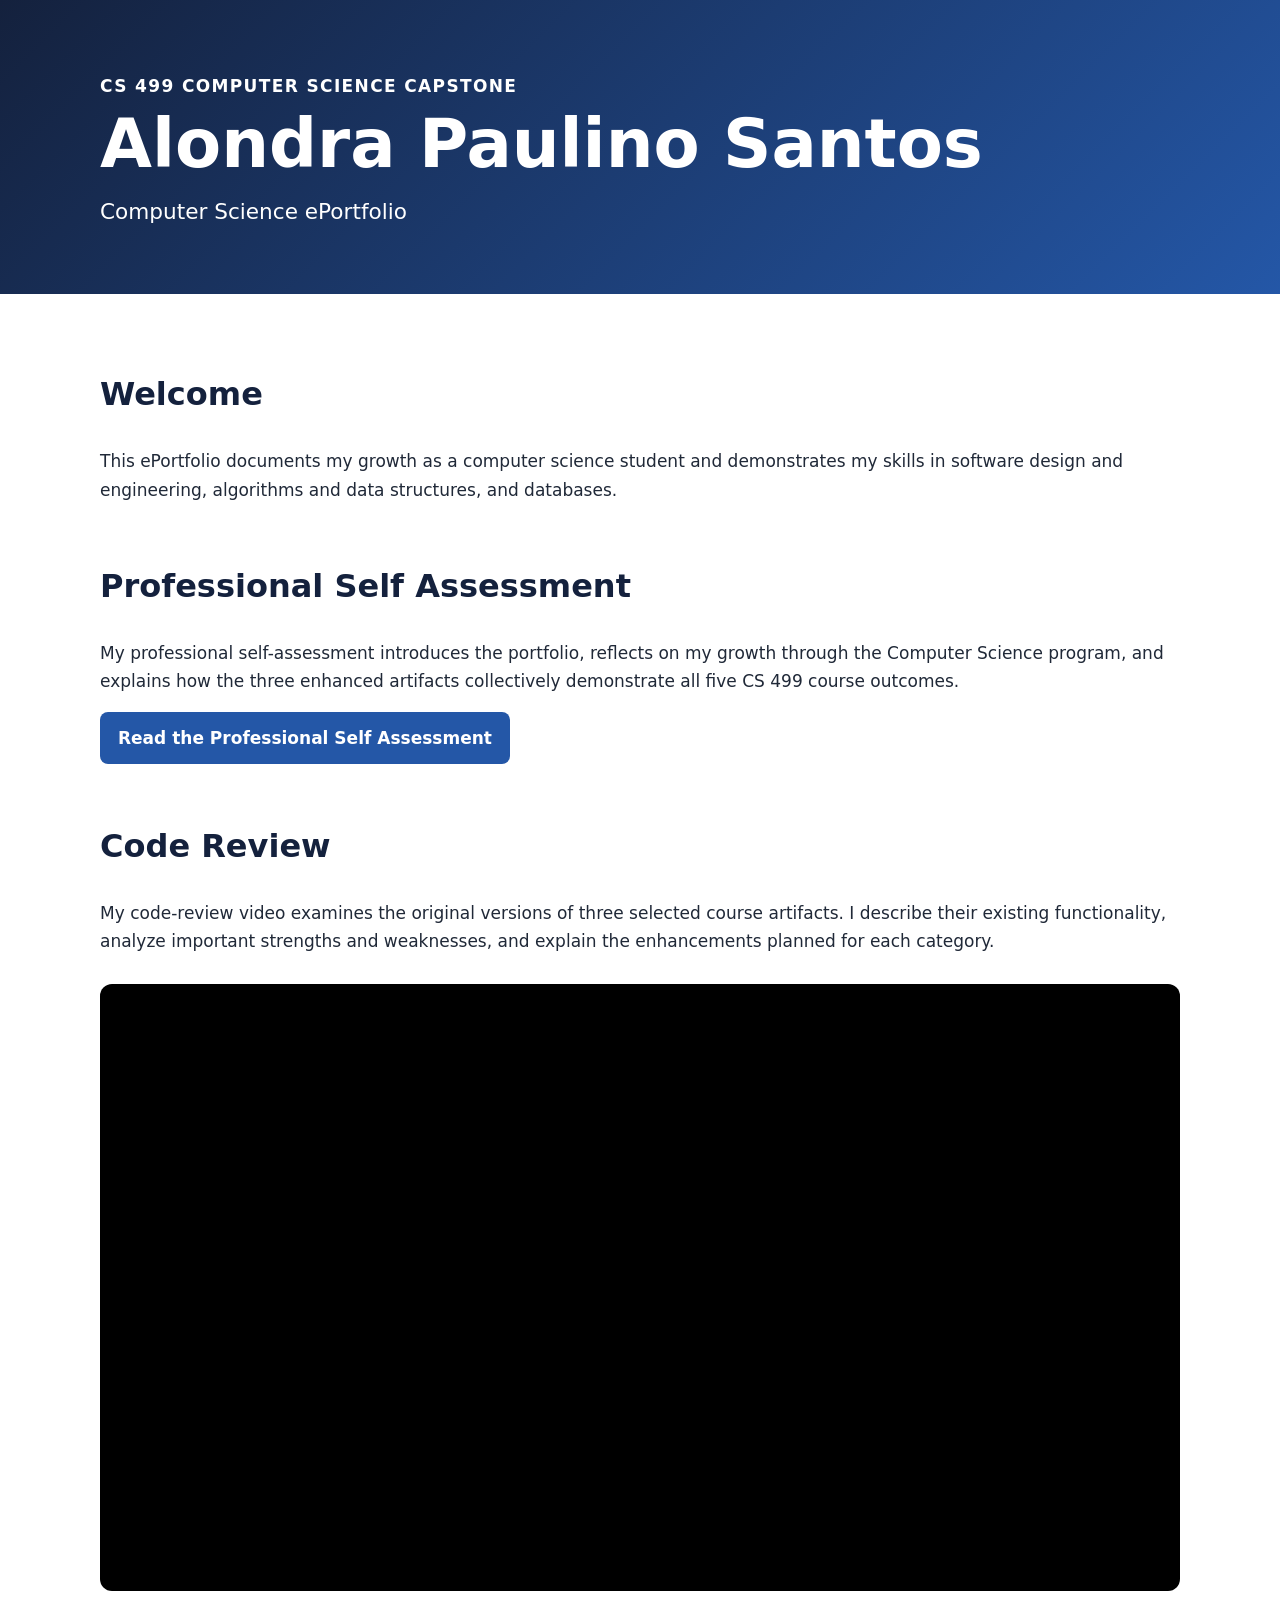
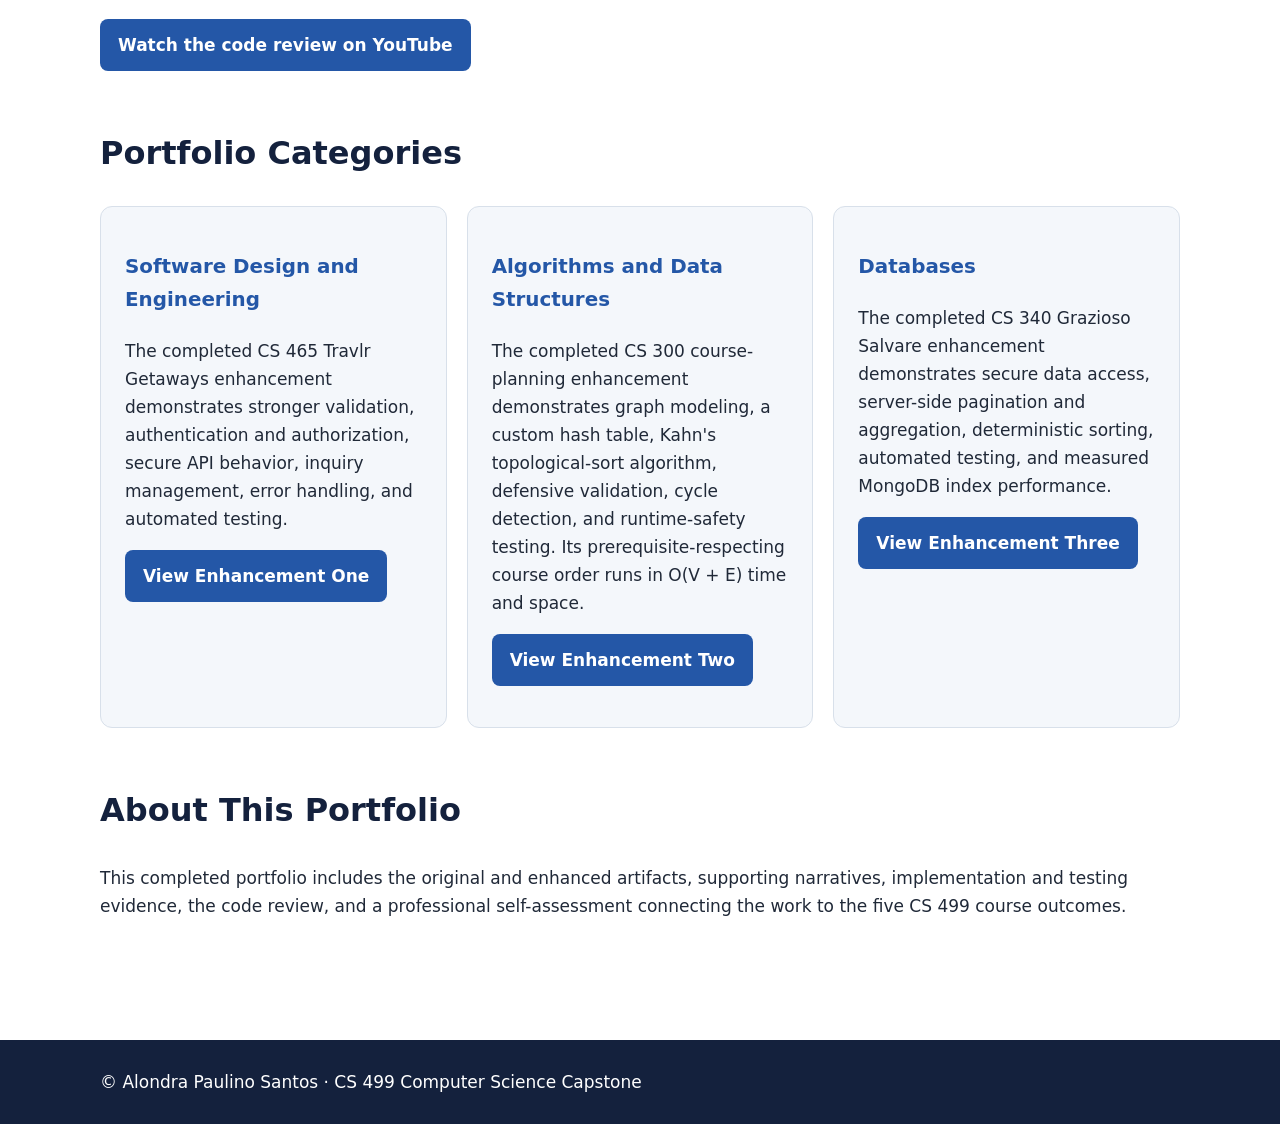
<file: index.html>
<!doctype html>
<html lang="en">
<head>
  <meta charset="utf-8">
  <meta name="viewport" content="width=device-width, initial-scale=1">
  <meta name="description" content="Alondra Paulino Santos's CS 499 Computer Science Capstone ePortfolio">
  <title>Alondra Paulino Santos | CS 499 Capstone</title>
  <link rel="stylesheet" href="styles.css">
</head>
<body>
  <header class="hero"><div class="container"><p class="eyebrow">CS 499 Computer Science Capstone</p><h1>Alondra Paulino Santos</h1><p class="intro">Computer Science ePortfolio</p></div></header>
  <main class="container">
    <section aria-labelledby="welcome"><h2 id="welcome">Welcome</h2><p>This ePortfolio documents my growth as a computer science student and demonstrates my skills in software design and engineering, algorithms and data structures, and databases.</p></section>
    <section aria-labelledby="assessment"><h2 id="assessment">Professional Self Assessment</h2><p>My professional self-assessment introduces the portfolio, reflects on my growth through the Computer Science program, and explains how the three enhanced artifacts collectively demonstrate all five CS 499 course outcomes.</p><p><a class="button" href="self-assessment/">Read the Professional Self Assessment</a></p></section>
    <section aria-labelledby="review"><h2 id="review">Code Review</h2><p>My code-review video examines the original versions of three selected course artifacts. I describe their existing functionality, analyze important strengths and weaknesses, and explain the enhancements planned for each category.</p><div class="video"><iframe src="https://www.youtube.com/embed/JbB-MOt_yLA" title="CS 499 Capstone Code Review: Software Engineering, Algorithms, and Databases" allow="accelerometer; autoplay; clipboard-write; encrypted-media; gyroscope; picture-in-picture; web-share" allowfullscreen></iframe></div><p><a class="button" href="https://youtu.be/JbB-MOt_yLA">Watch the code review on YouTube</a></p></section>
    <section aria-labelledby="categories"><h2 id="categories">Portfolio Categories</h2><div class="cards">
      <article><h3>Software Design and Engineering</h3><p>The completed CS 465 Travlr Getaways enhancement demonstrates stronger validation, authentication and authorization, secure API behavior, inquiry management, error handling, and automated testing.</p><p><a class="button" href="enhancement-one/">View Enhancement One</a></p></article>
      <article><h3>Algorithms and Data Structures</h3><p>The completed CS 300 course-planning enhancement demonstrates graph modeling, a custom hash table, Kahn's topological-sort algorithm, defensive validation, cycle detection, and runtime-safety testing. Its prerequisite-respecting course order runs in O(V + E) time and space.</p><p><a class="button" href="enhancement-two/">View Enhancement Two</a></p></article>
      <article><h3>Databases</h3><p>The completed CS 340 Grazioso Salvare enhancement demonstrates secure data access, server-side pagination and aggregation, deterministic sorting, automated testing, and measured MongoDB index performance.</p><p><a class="button" href="enhancement-three/">View Enhancement Three</a></p></article>
    </div></section>
    <section aria-labelledby="about"><h2 id="about">About This Portfolio</h2><p>This completed portfolio includes the original and enhanced artifacts, supporting narratives, implementation and testing evidence, the code review, and a professional self-assessment connecting the work to the five CS 499 course outcomes.</p></section>
  </main>
  <footer><div class="container">© Alondra Paulino Santos · CS 499 Computer Science Capstone</div></footer>
</body>
</html>
</file>
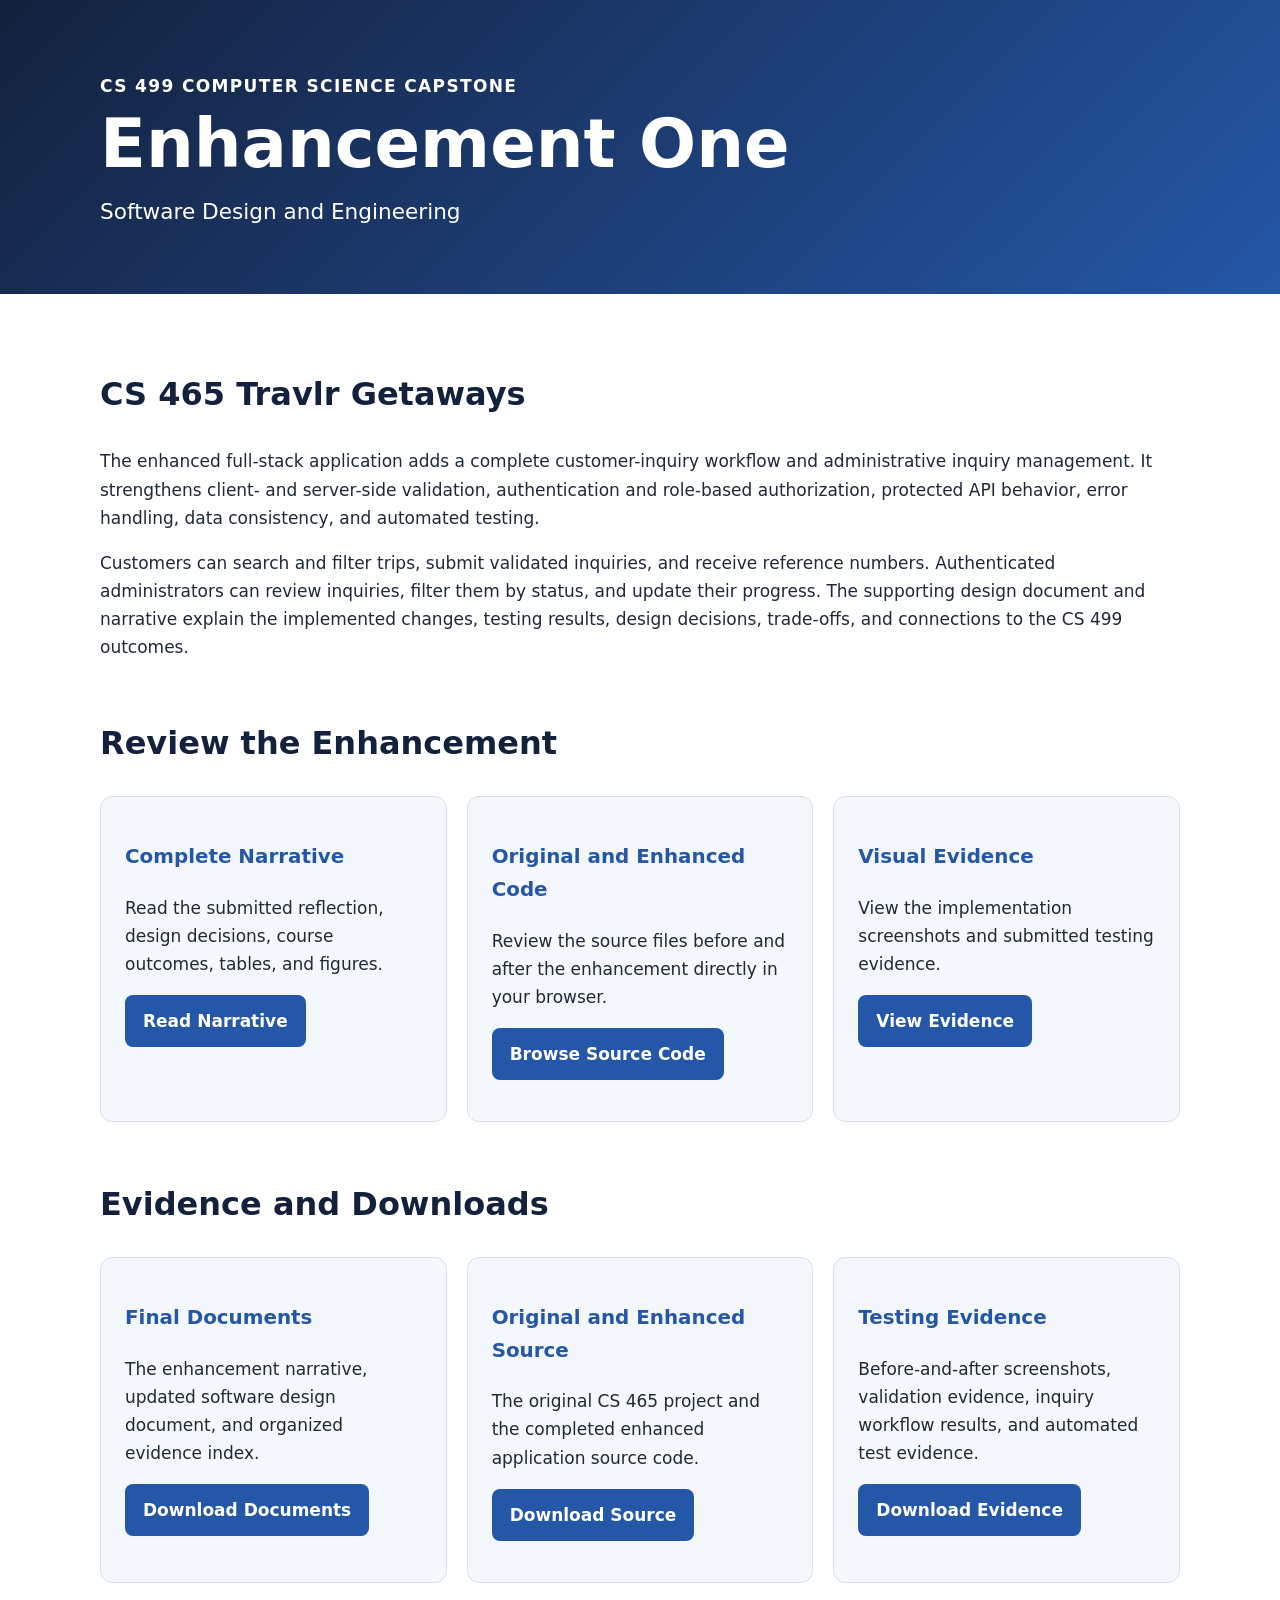
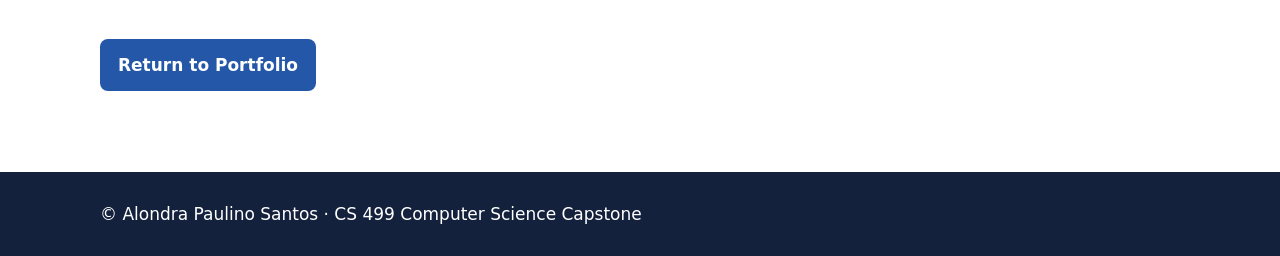
<file: enhancement-one/index.html>
<!doctype html>
<html lang="en">
<head>
  <meta charset="utf-8">
  <meta name="viewport" content="width=device-width, initial-scale=1">
  <meta name="description" content="CS 499 Enhancement One: Software Design and Engineering">
  <title>Enhancement One | CS 499 Capstone</title>
  <link rel="stylesheet" href="../styles.css">
</head>
<body>
  <header class="hero"><div class="container">
    <p class="eyebrow">CS 499 Computer Science Capstone</p>
    <h1>Enhancement One</h1>
    <p class="intro">Software Design and Engineering</p>
  </div></header>
  <main class="container">
    <section aria-labelledby="artifact">
      <h2 id="artifact">CS 465 Travlr Getaways</h2>
      <p>The enhanced full-stack application adds a complete customer-inquiry workflow and administrative inquiry management. It strengthens client- and server-side validation, authentication and role-based authorization, protected API behavior, error handling, data consistency, and automated testing.</p>
      <p>Customers can search and filter trips, submit validated inquiries, and receive reference numbers. Authenticated administrators can review inquiries, filter them by status, and update their progress. The supporting design document and narrative explain the implemented changes, testing results, design decisions, trade-offs, and connections to the CS 499 outcomes.</p>
    </section>
    <section aria-labelledby="review-materials"><h2 id="review-materials">Review the Enhancement</h2><div class="cards"><article><h3>Complete Narrative</h3><p>Read the submitted reflection, design decisions, course outcomes, tables, and figures.</p><p><a class="button" href="narrative.html">Read Narrative</a></p></article><article><h3>Original and Enhanced Code</h3><p>Review the source files before and after the enhancement directly in your browser.</p><p><a class="button" href="source.html">Browse Source Code</a></p></article><article><h3>Visual Evidence</h3><p>View the implementation screenshots and submitted testing evidence.</p><p><a class="button" href="evidence.html">View Evidence</a></p></article></div></section>
<section aria-labelledby="downloads">
      <h2 id="downloads">Evidence and Downloads</h2>
      <div class="cards">
        <article><h3>Final Documents</h3><p>The enhancement narrative, updated software design document, and organized evidence index.</p><p><a class="button" href="CS465-Final-Documents.zip">Download Documents</a></p></article>
        <article><h3>Original and Enhanced Source</h3><p>The original CS 465 project and the completed enhanced application source code.</p><p><a class="button" href="CS465-Original-and-Enhanced-Source.zip">Download Source</a></p></article>
        <article><h3>Testing Evidence</h3><p>Before-and-after screenshots, validation evidence, inquiry workflow results, and automated test evidence.</p><p><a class="button" href="CS465-Screenshots-and-Test-Evidence.zip">Download Evidence</a></p></article>
      </div>
    </section>
    <p><a class="button" href="../">Return to Portfolio</a></p>
  </main>
  <footer><div class="container">© Alondra Paulino Santos · CS 499 Computer Science Capstone</div></footer>
</body>
</html>
</file>
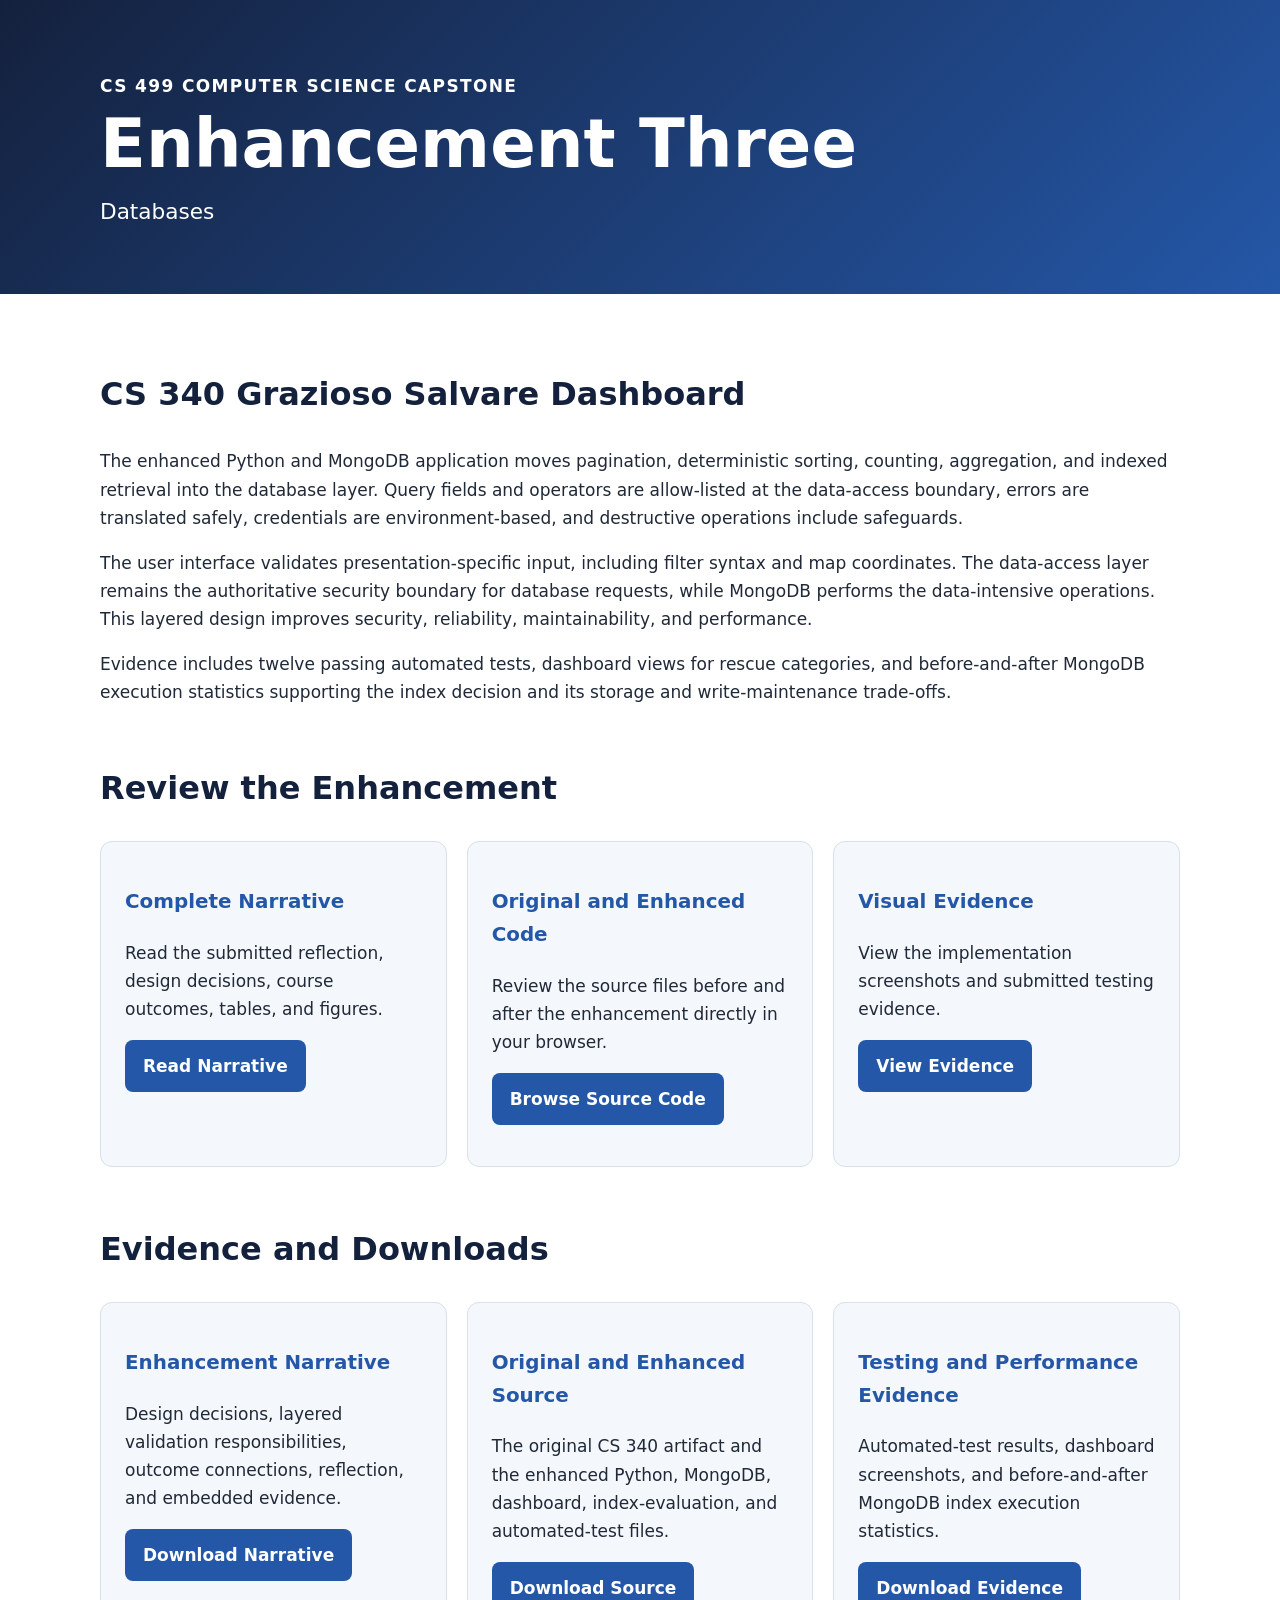
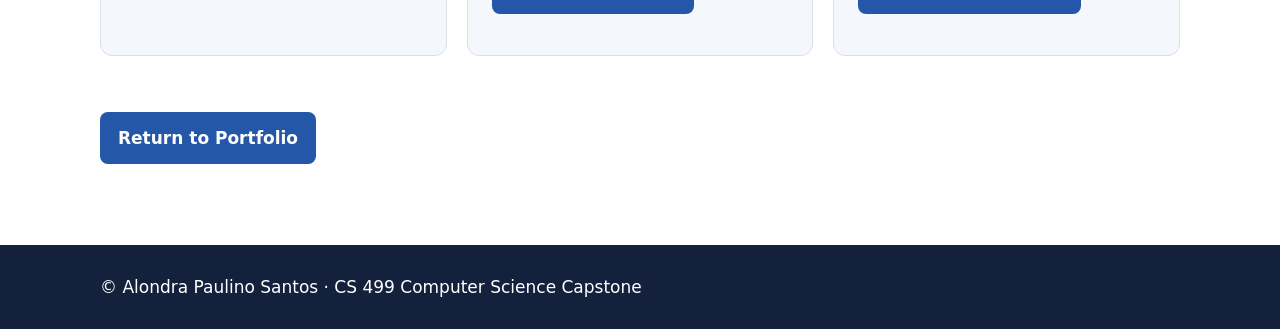
<file: enhancement-three/index.html>
<!doctype html>
<html lang="en">
<head>
  <meta charset="utf-8">
  <meta name="viewport" content="width=device-width, initial-scale=1">
  <meta name="description" content="CS 499 Enhancement Three: Databases">
  <title>Enhancement Three | CS 499 Capstone</title>
  <link rel="stylesheet" href="../styles.css">
</head>
<body>
  <header class="hero"><div class="container">
    <p class="eyebrow">CS 499 Computer Science Capstone</p>
    <h1>Enhancement Three</h1>
    <p class="intro">Databases</p>
  </div></header>
  <main class="container">
    <section aria-labelledby="artifact">
      <h2 id="artifact">CS 340 Grazioso Salvare Dashboard</h2>
      <p>The enhanced Python and MongoDB application moves pagination, deterministic sorting, counting, aggregation, and indexed retrieval into the database layer. Query fields and operators are allow-listed at the data-access boundary, errors are translated safely, credentials are environment-based, and destructive operations include safeguards.</p>
      <p>The user interface validates presentation-specific input, including filter syntax and map coordinates. The data-access layer remains the authoritative security boundary for database requests, while MongoDB performs the data-intensive operations. This layered design improves security, reliability, maintainability, and performance.</p>
      <p>Evidence includes twelve passing automated tests, dashboard views for rescue categories, and before-and-after MongoDB execution statistics supporting the index decision and its storage and write-maintenance trade-offs.</p>
    </section>
    <section aria-labelledby="review-materials"><h2 id="review-materials">Review the Enhancement</h2><div class="cards"><article><h3>Complete Narrative</h3><p>Read the submitted reflection, design decisions, course outcomes, tables, and figures.</p><p><a class="button" href="narrative.html">Read Narrative</a></p></article><article><h3>Original and Enhanced Code</h3><p>Review the source files before and after the enhancement directly in your browser.</p><p><a class="button" href="source.html">Browse Source Code</a></p></article><article><h3>Visual Evidence</h3><p>View the implementation screenshots and submitted testing evidence.</p><p><a class="button" href="evidence.html">View Evidence</a></p></article></div></section>
<section aria-labelledby="downloads">
      <h2 id="downloads">Evidence and Downloads</h2>
      <div class="cards">
        <article><h3>Enhancement Narrative</h3><p>Design decisions, layered validation responsibilities, outcome connections, reflection, and embedded evidence.</p><p><a class="button" href="CS340-Final-Database-Enhancement-Narrative.zip">Download Narrative</a></p></article>
        <article><h3>Original and Enhanced Source</h3><p>The original CS 340 artifact and the enhanced Python, MongoDB, dashboard, index-evaluation, and automated-test files.</p><p><a class="button" href="CS340-Original-and-Enhanced-Source.zip">Download Source</a></p></article>
        <article><h3>Testing and Performance Evidence</h3><p>Automated-test results, dashboard screenshots, and before-and-after MongoDB index execution statistics.</p><p><a class="button" href="CS340-Screenshots-and-Database-Evidence.zip">Download Evidence</a></p></article>
      </div>
    </section>
    <p><a class="button" href="../">Return to Portfolio</a></p>
  </main>
  <footer><div class="container">© Alondra Paulino Santos · CS 499 Computer Science Capstone</div></footer>
</body>
</html>
</file>
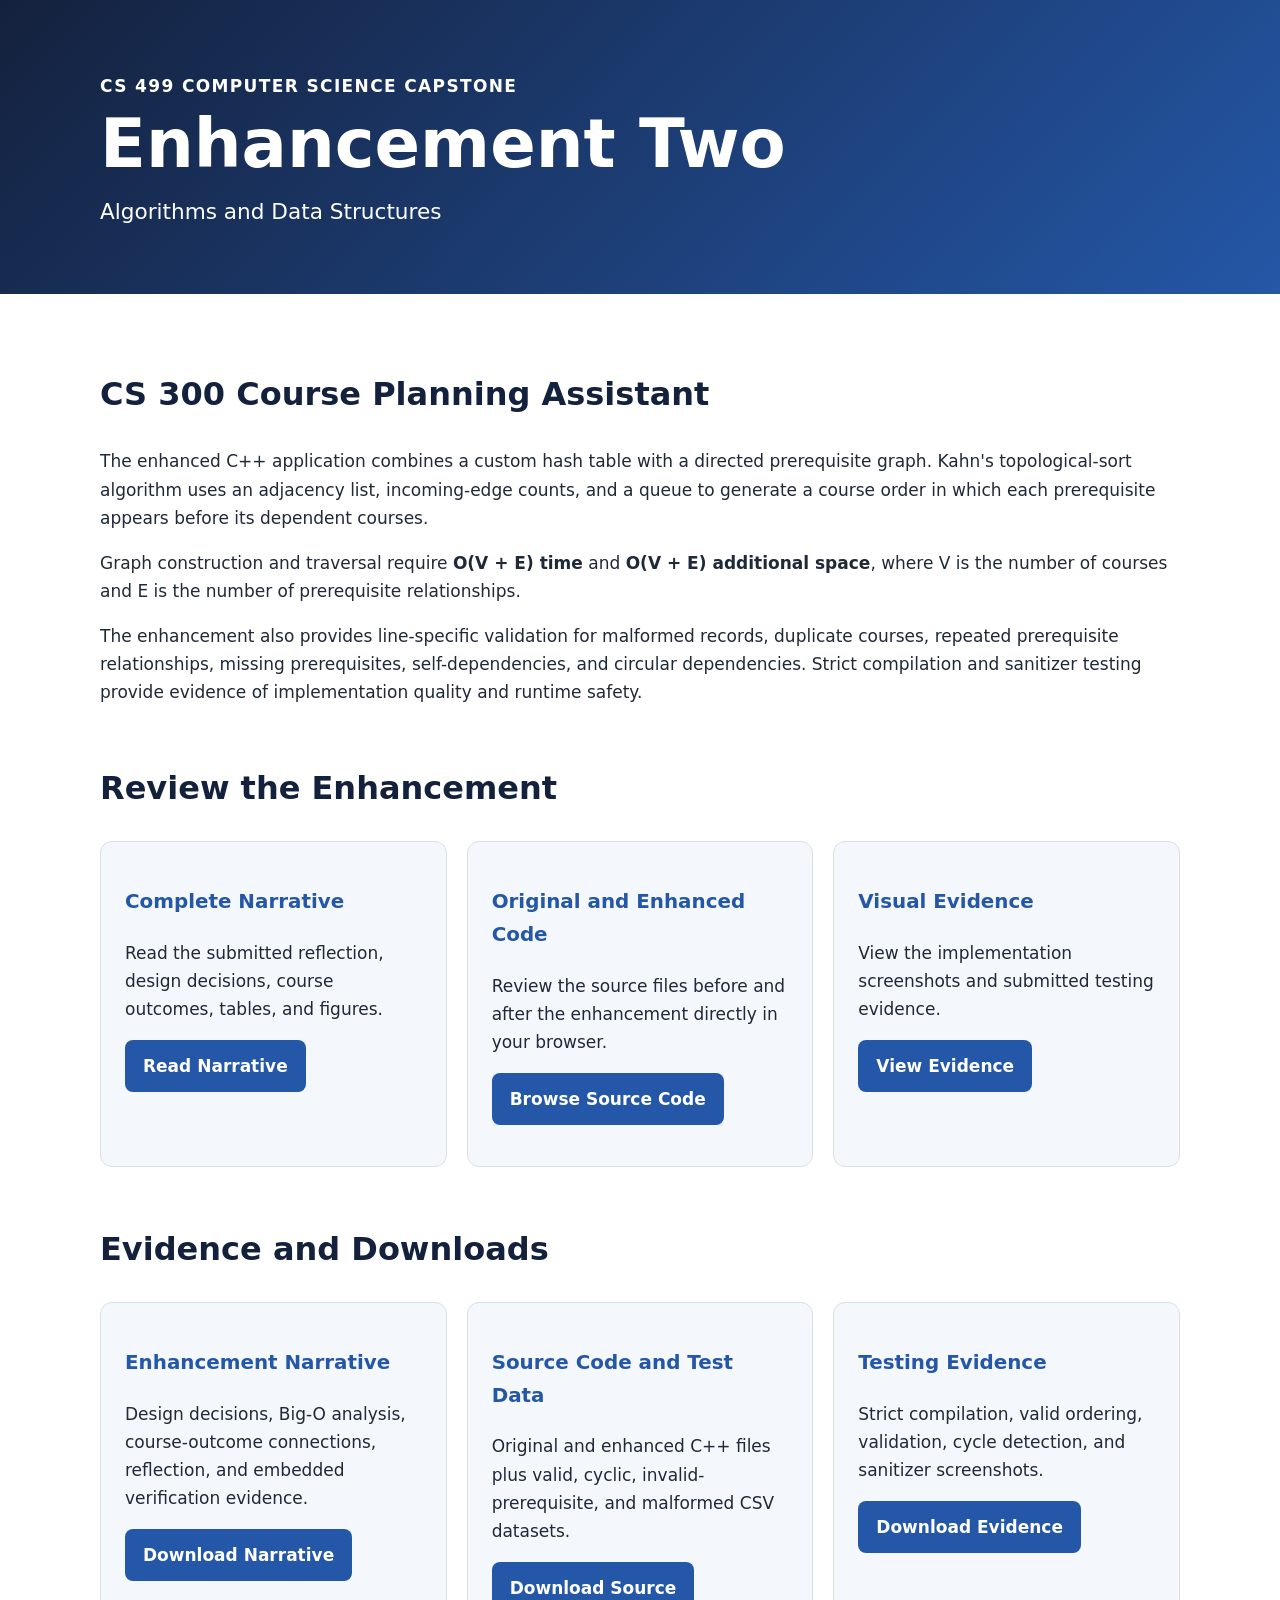
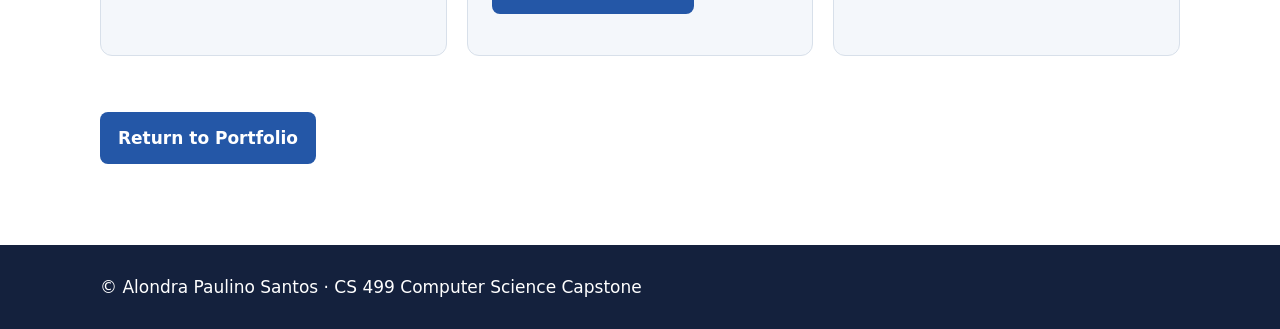
<file: enhancement-two/index.html>
<!doctype html>
<html lang="en">
<head>
  <meta charset="utf-8">
  <meta name="viewport" content="width=device-width, initial-scale=1">
  <meta name="description" content="CS 499 Enhancement Two: Algorithms and Data Structures">
  <title>Enhancement Two | CS 499 Capstone</title>
  <link rel="stylesheet" href="../styles.css">
</head>
<body>
  <header class="hero">
    <div class="container">
      <p class="eyebrow">CS 499 Computer Science Capstone</p>
      <h1>Enhancement Two</h1>
      <p class="intro">Algorithms and Data Structures</p>
    </div>
  </header>

  <main class="container">
    <section aria-labelledby="artifact">
      <h2 id="artifact">CS 300 Course Planning Assistant</h2>
      <p>The enhanced C++ application combines a custom hash table with a directed prerequisite graph. Kahn's topological-sort algorithm uses an adjacency list, incoming-edge counts, and a queue to generate a course order in which each prerequisite appears before its dependent courses.</p>
      <p>Graph construction and traversal require <strong>O(V + E) time</strong> and <strong>O(V + E) additional space</strong>, where V is the number of courses and E is the number of prerequisite relationships.</p>
      <p>The enhancement also provides line-specific validation for malformed records, duplicate courses, repeated prerequisite relationships, missing prerequisites, self-dependencies, and circular dependencies. Strict compilation and sanitizer testing provide evidence of implementation quality and runtime safety.</p>
    </section>

    <section aria-labelledby="review-materials"><h2 id="review-materials">Review the Enhancement</h2><div class="cards"><article><h3>Complete Narrative</h3><p>Read the submitted reflection, design decisions, course outcomes, tables, and figures.</p><p><a class="button" href="narrative.html">Read Narrative</a></p></article><article><h3>Original and Enhanced Code</h3><p>Review the source files before and after the enhancement directly in your browser.</p><p><a class="button" href="source.html">Browse Source Code</a></p></article><article><h3>Visual Evidence</h3><p>View the implementation screenshots and submitted testing evidence.</p><p><a class="button" href="evidence.html">View Evidence</a></p></article></div></section>
<section aria-labelledby="downloads">
      <h2 id="downloads">Evidence and Downloads</h2>
      <div class="cards">
        <article>
          <h3>Enhancement Narrative</h3>
          <p>Design decisions, Big-O analysis, course-outcome connections, reflection, and embedded verification evidence.</p>
          <p><a class="button" href="CS300-Final-Narrative.zip">Download Narrative</a></p>
        </article>
        <article>
          <h3>Source Code and Test Data</h3>
          <p>Original and enhanced C++ files plus valid, cyclic, invalid-prerequisite, and malformed CSV datasets.</p>
          <p><a class="button" href="CS300-Original-and-Enhanced-Source.zip">Download Source</a></p>
        </article>
        <article>
          <h3>Testing Evidence</h3>
          <p>Strict compilation, valid ordering, validation, cycle detection, and sanitizer screenshots.</p>
          <p><a class="button" href="CS300-Screenshots-and-Test-Evidence.zip">Download Evidence</a></p>
        </article>
      </div>
    </section>

    <p><a class="button" href="../">Return to Portfolio</a></p>
  </main>

  <footer>
    <div class="container">© Alondra Paulino Santos · CS 499 Computer Science Capstone</div>
  </footer>
</body>
</html>
</file>
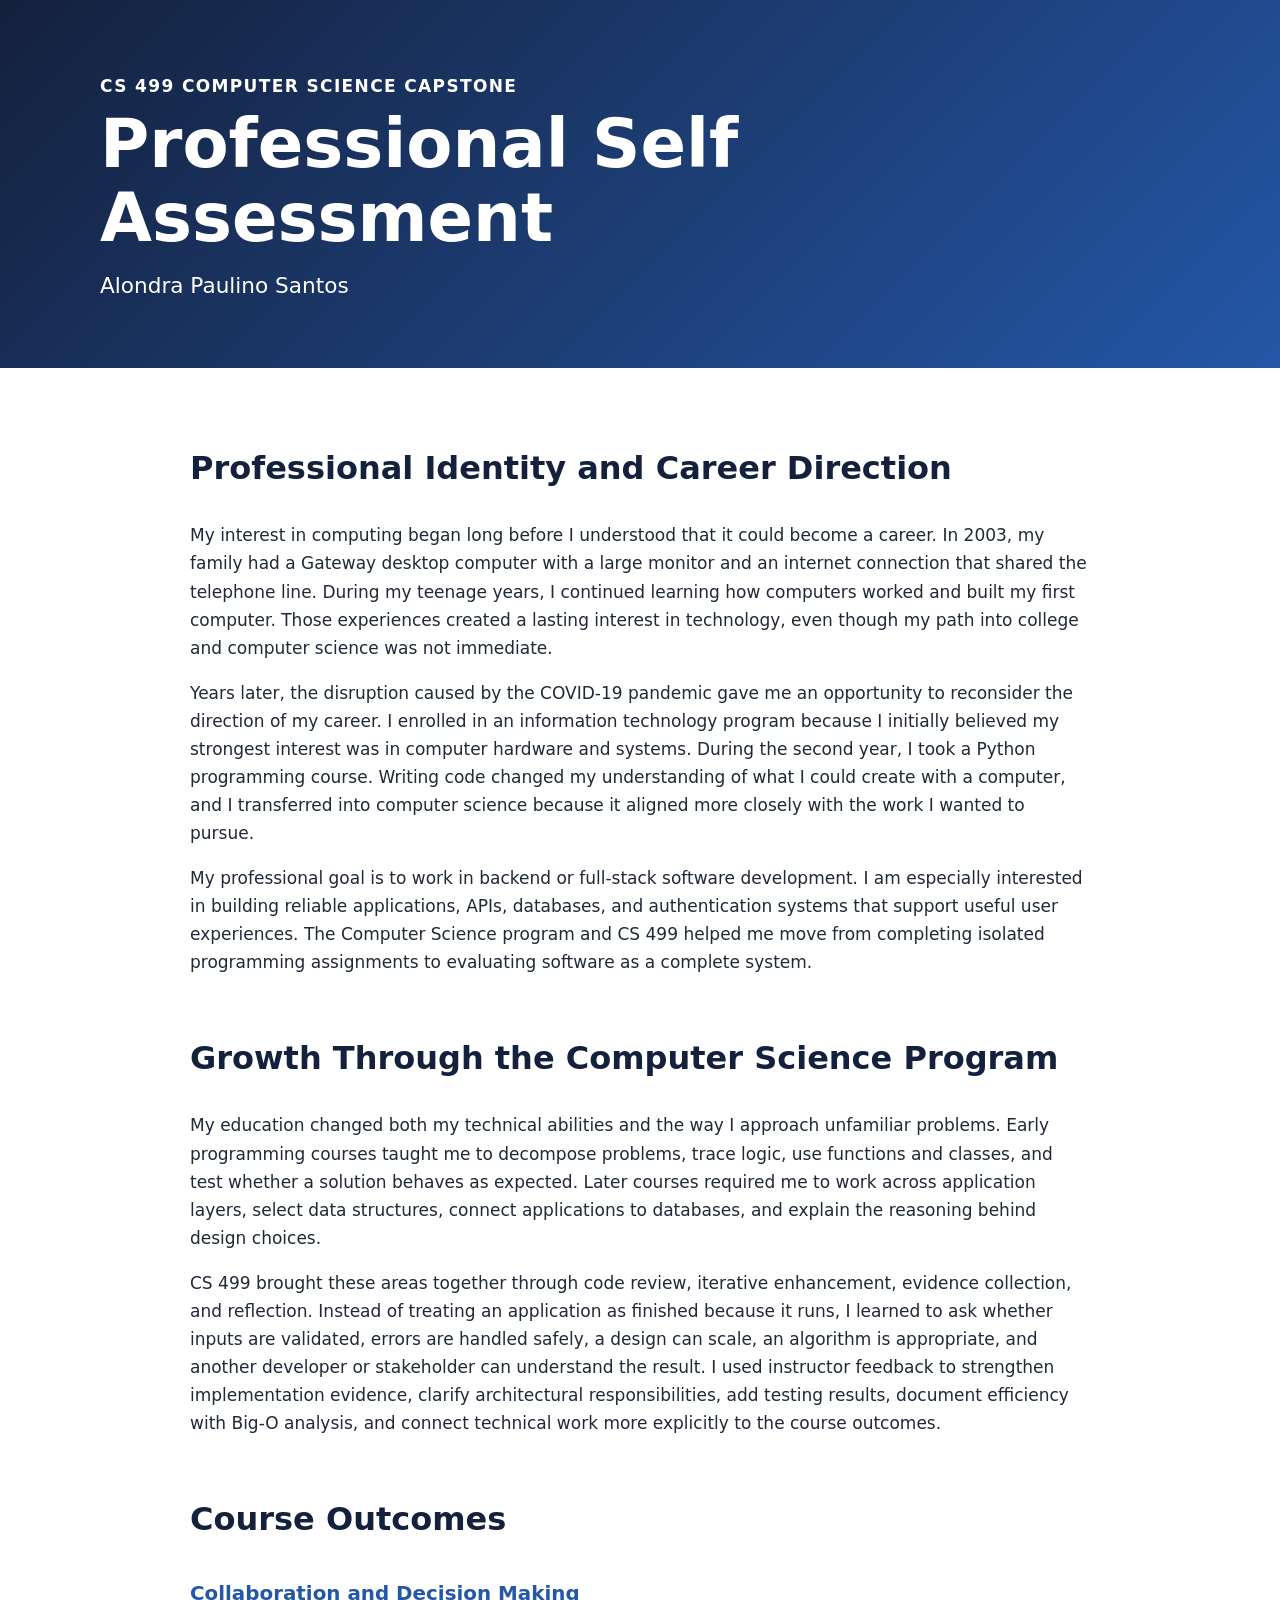
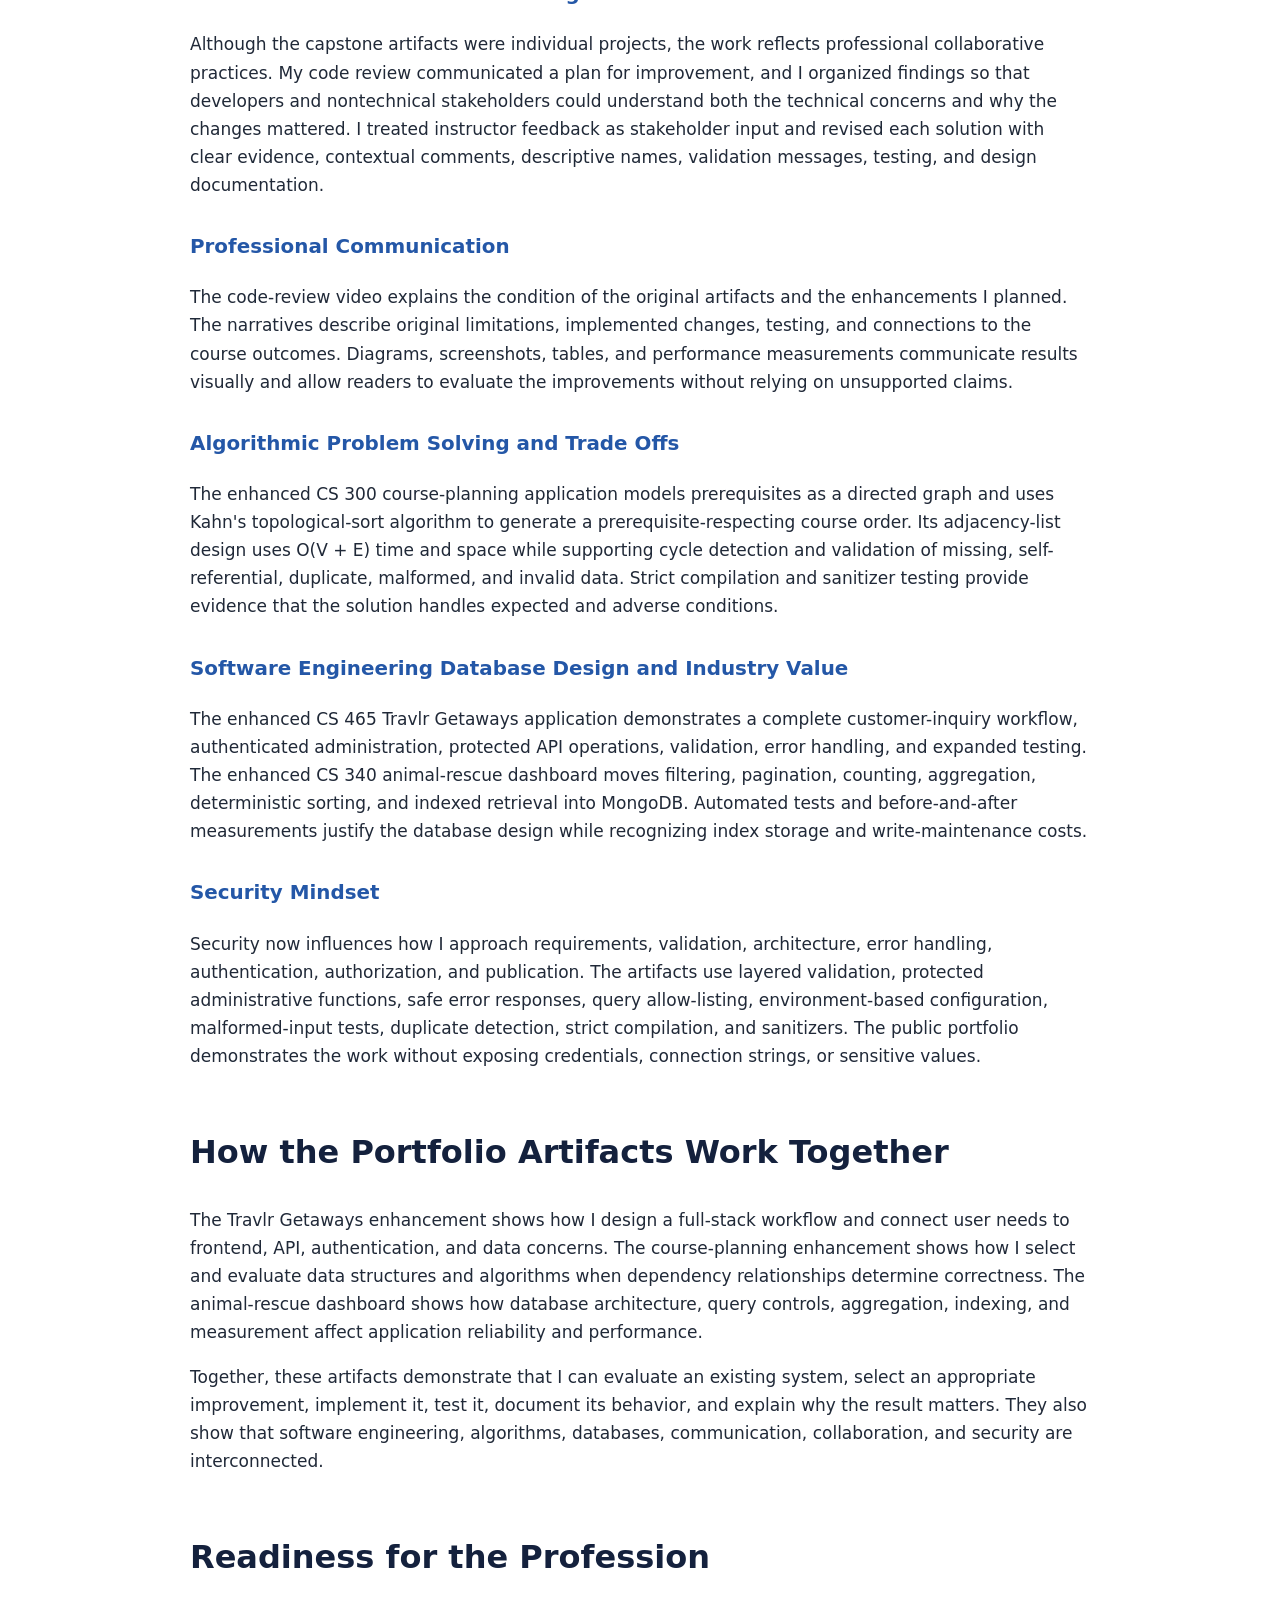
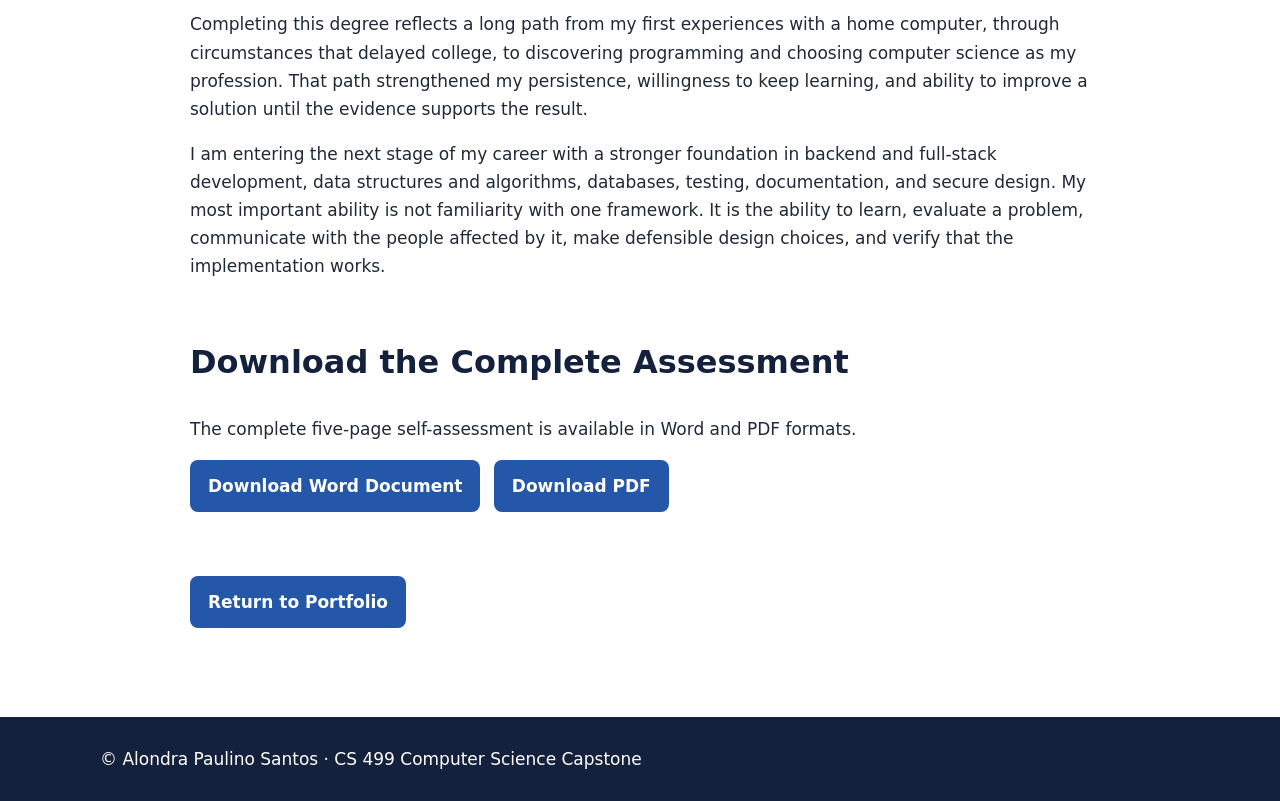
<file: self-assessment/index.html>
<!doctype html>
<html lang="en">
<head>
  <meta charset="utf-8">
  <meta name="viewport" content="width=device-width, initial-scale=1">
  <meta name="description" content="Alondra Paulino Santos CS 499 Professional Self Assessment">
  <title>Professional Self Assessment | CS 499 Capstone</title>
  <link rel="stylesheet" href="../styles.css">
</head>
<body>
  <header class="hero"><div class="container">
    <p class="eyebrow">CS 499 Computer Science Capstone</p>
    <h1>Professional Self Assessment</h1>
    <p class="intro">Alondra Paulino Santos</p>
  </div></header>
  <main class="container reading">
    <section aria-labelledby="identity">
      <h2 id="identity">Professional Identity and Career Direction</h2>
      <p>My interest in computing began long before I understood that it could become a career. In 2003, my family had a Gateway desktop computer with a large monitor and an internet connection that shared the telephone line. During my teenage years, I continued learning how computers worked and built my first computer. Those experiences created a lasting interest in technology, even though my path into college and computer science was not immediate.</p>
      <p>Years later, the disruption caused by the COVID-19 pandemic gave me an opportunity to reconsider the direction of my career. I enrolled in an information technology program because I initially believed my strongest interest was in computer hardware and systems. During the second year, I took a Python programming course. Writing code changed my understanding of what I could create with a computer, and I transferred into computer science because it aligned more closely with the work I wanted to pursue.</p>
      <p>My professional goal is to work in backend or full-stack software development. I am especially interested in building reliable applications, APIs, databases, and authentication systems that support useful user experiences. The Computer Science program and CS 499 helped me move from completing isolated programming assignments to evaluating software as a complete system.</p>
    </section>
    <section aria-labelledby="growth">
      <h2 id="growth">Growth Through the Computer Science Program</h2>
      <p>My education changed both my technical abilities and the way I approach unfamiliar problems. Early programming courses taught me to decompose problems, trace logic, use functions and classes, and test whether a solution behaves as expected. Later courses required me to work across application layers, select data structures, connect applications to databases, and explain the reasoning behind design choices.</p>
      <p>CS 499 brought these areas together through code review, iterative enhancement, evidence collection, and reflection. Instead of treating an application as finished because it runs, I learned to ask whether inputs are validated, errors are handled safely, a design can scale, an algorithm is appropriate, and another developer or stakeholder can understand the result. I used instructor feedback to strengthen implementation evidence, clarify architectural responsibilities, add testing results, document efficiency with Big-O analysis, and connect technical work more explicitly to the course outcomes.</p>
    </section>
    <section aria-labelledby="outcomes">
      <h2 id="outcomes">Course Outcomes</h2>
      <h3>Collaboration and Decision Making</h3>
      <p>Although the capstone artifacts were individual projects, the work reflects professional collaborative practices. My code review communicated a plan for improvement, and I organized findings so that developers and nontechnical stakeholders could understand both the technical concerns and why the changes mattered. I treated instructor feedback as stakeholder input and revised each solution with clear evidence, contextual comments, descriptive names, validation messages, testing, and design documentation.</p>
      <h3>Professional Communication</h3>
      <p>The code-review video explains the condition of the original artifacts and the enhancements I planned. The narratives describe original limitations, implemented changes, testing, and connections to the course outcomes. Diagrams, screenshots, tables, and performance measurements communicate results visually and allow readers to evaluate the improvements without relying on unsupported claims.</p>
      <h3>Algorithmic Problem Solving and Trade Offs</h3>
      <p>The enhanced CS 300 course-planning application models prerequisites as a directed graph and uses Kahn's topological-sort algorithm to generate a prerequisite-respecting course order. Its adjacency-list design uses O(V + E) time and space while supporting cycle detection and validation of missing, self-referential, duplicate, malformed, and invalid data. Strict compilation and sanitizer testing provide evidence that the solution handles expected and adverse conditions.</p>
      <h3>Software Engineering Database Design and Industry Value</h3>
      <p>The enhanced CS 465 Travlr Getaways application demonstrates a complete customer-inquiry workflow, authenticated administration, protected API operations, validation, error handling, and expanded testing. The enhanced CS 340 animal-rescue dashboard moves filtering, pagination, counting, aggregation, deterministic sorting, and indexed retrieval into MongoDB. Automated tests and before-and-after measurements justify the database design while recognizing index storage and write-maintenance costs.</p>
      <h3>Security Mindset</h3>
      <p>Security now influences how I approach requirements, validation, architecture, error handling, authentication, authorization, and publication. The artifacts use layered validation, protected administrative functions, safe error responses, query allow-listing, environment-based configuration, malformed-input tests, duplicate detection, strict compilation, and sanitizers. The public portfolio demonstrates the work without exposing credentials, connection strings, or sensitive values.</p>
    </section>
    <section aria-labelledby="together">
      <h2 id="together">How the Portfolio Artifacts Work Together</h2>
      <p>The Travlr Getaways enhancement shows how I design a full-stack workflow and connect user needs to frontend, API, authentication, and data concerns. The course-planning enhancement shows how I select and evaluate data structures and algorithms when dependency relationships determine correctness. The animal-rescue dashboard shows how database architecture, query controls, aggregation, indexing, and measurement affect application reliability and performance.</p>
      <p>Together, these artifacts demonstrate that I can evaluate an existing system, select an appropriate improvement, implement it, test it, document its behavior, and explain why the result matters. They also show that software engineering, algorithms, databases, communication, collaboration, and security are interconnected.</p>
    </section>
    <section aria-labelledby="readiness">
      <h2 id="readiness">Readiness for the Profession</h2>
      <p>Completing this degree reflects a long path from my first experiences with a home computer, through circumstances that delayed college, to discovering programming and choosing computer science as my profession. That path strengthened my persistence, willingness to keep learning, and ability to improve a solution until the evidence supports the result.</p>
      <p>I am entering the next stage of my career with a stronger foundation in backend and full-stack development, data structures and algorithms, databases, testing, documentation, and secure design. My most important ability is not familiarity with one framework. It is the ability to learn, evaluate a problem, communicate with the people affected by it, make defensible design choices, and verify that the implementation works.</p>
    </section>
    <section aria-labelledby="downloads">
      <h2 id="downloads">Download the Complete Assessment</h2>
      <p>The complete five-page self-assessment is available in Word and PDF formats.</p>
      <p><a class="button" href="CS-499-Professional-Self-Assessment.docx">Download Word Document</a> <a class="button" href="CS-499-Professional-Self-Assessment.pdf">Download PDF</a></p>
    </section>
    <p><a class="button" href="../">Return to Portfolio</a></p>
  </main>
  <footer><div class="container">© Alondra Paulino Santos · CS 499 Computer Science Capstone</div></footer>
</body>
</html>
</file>
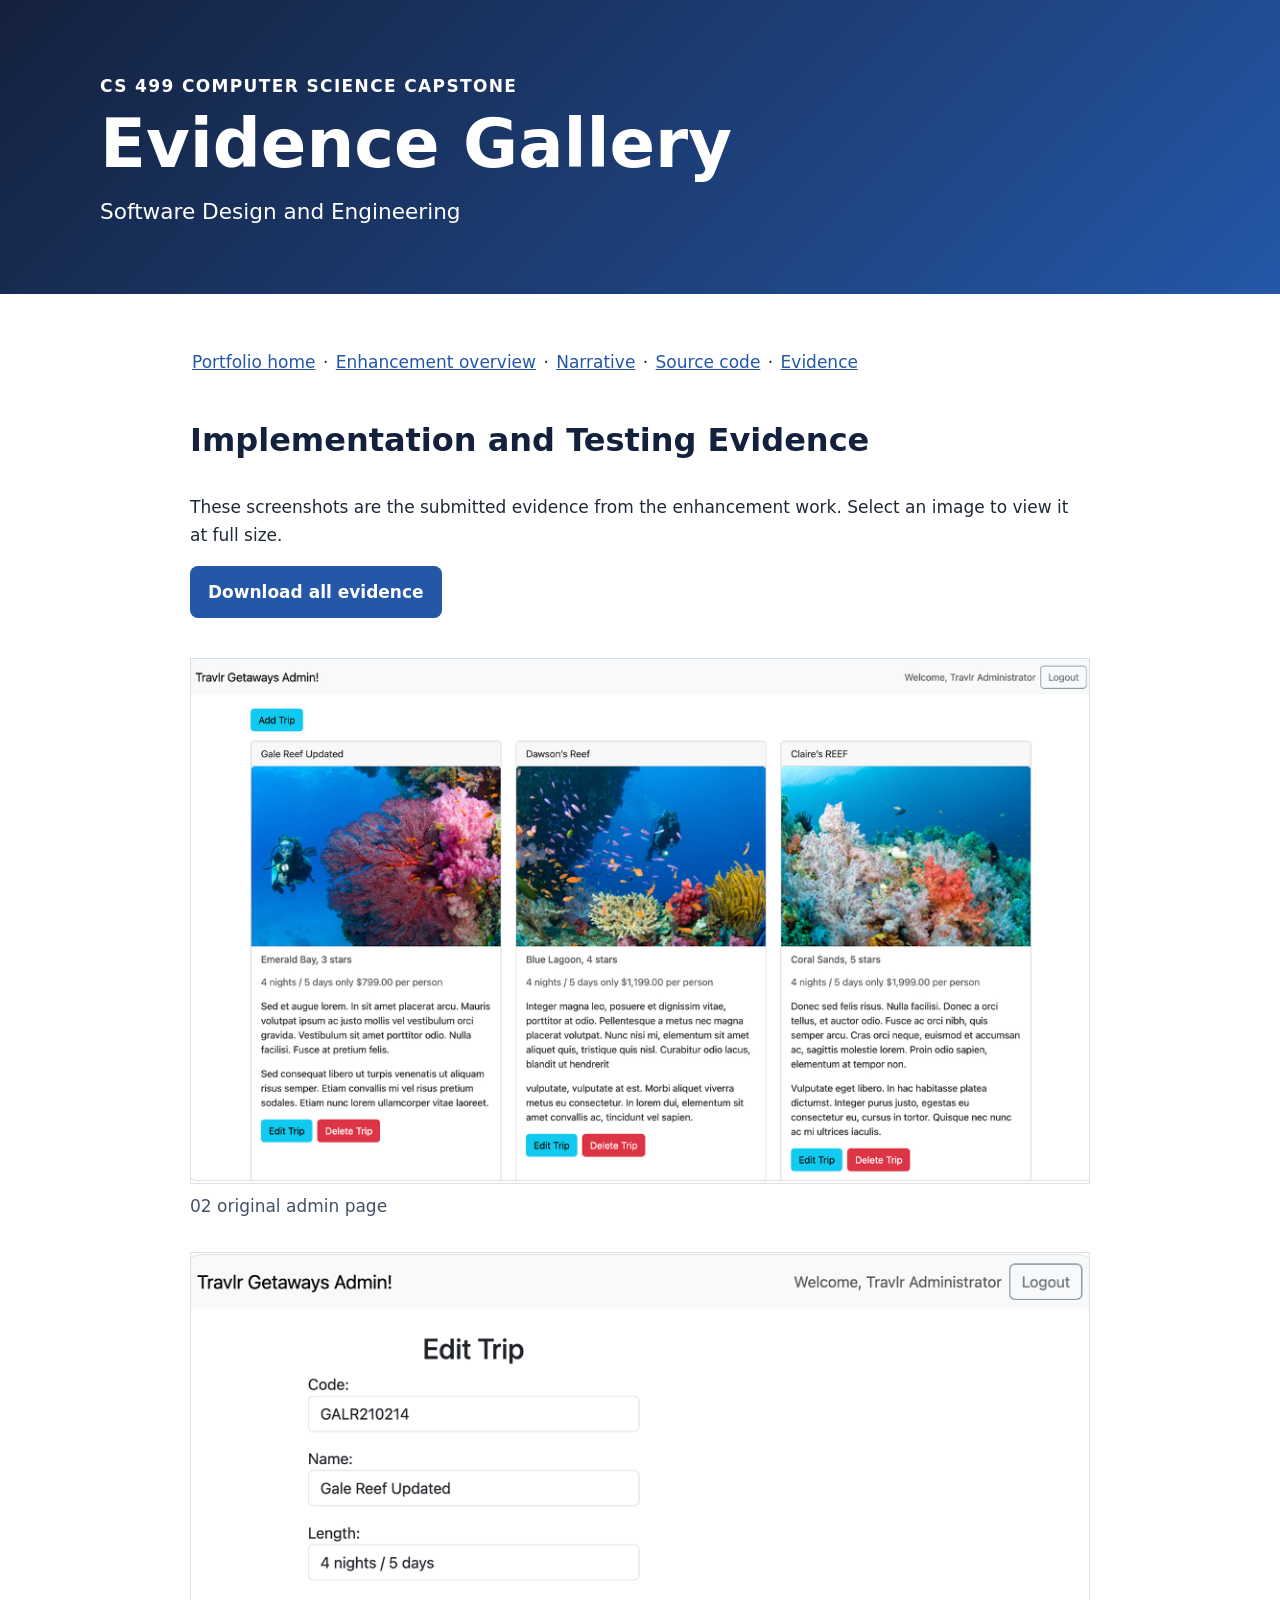
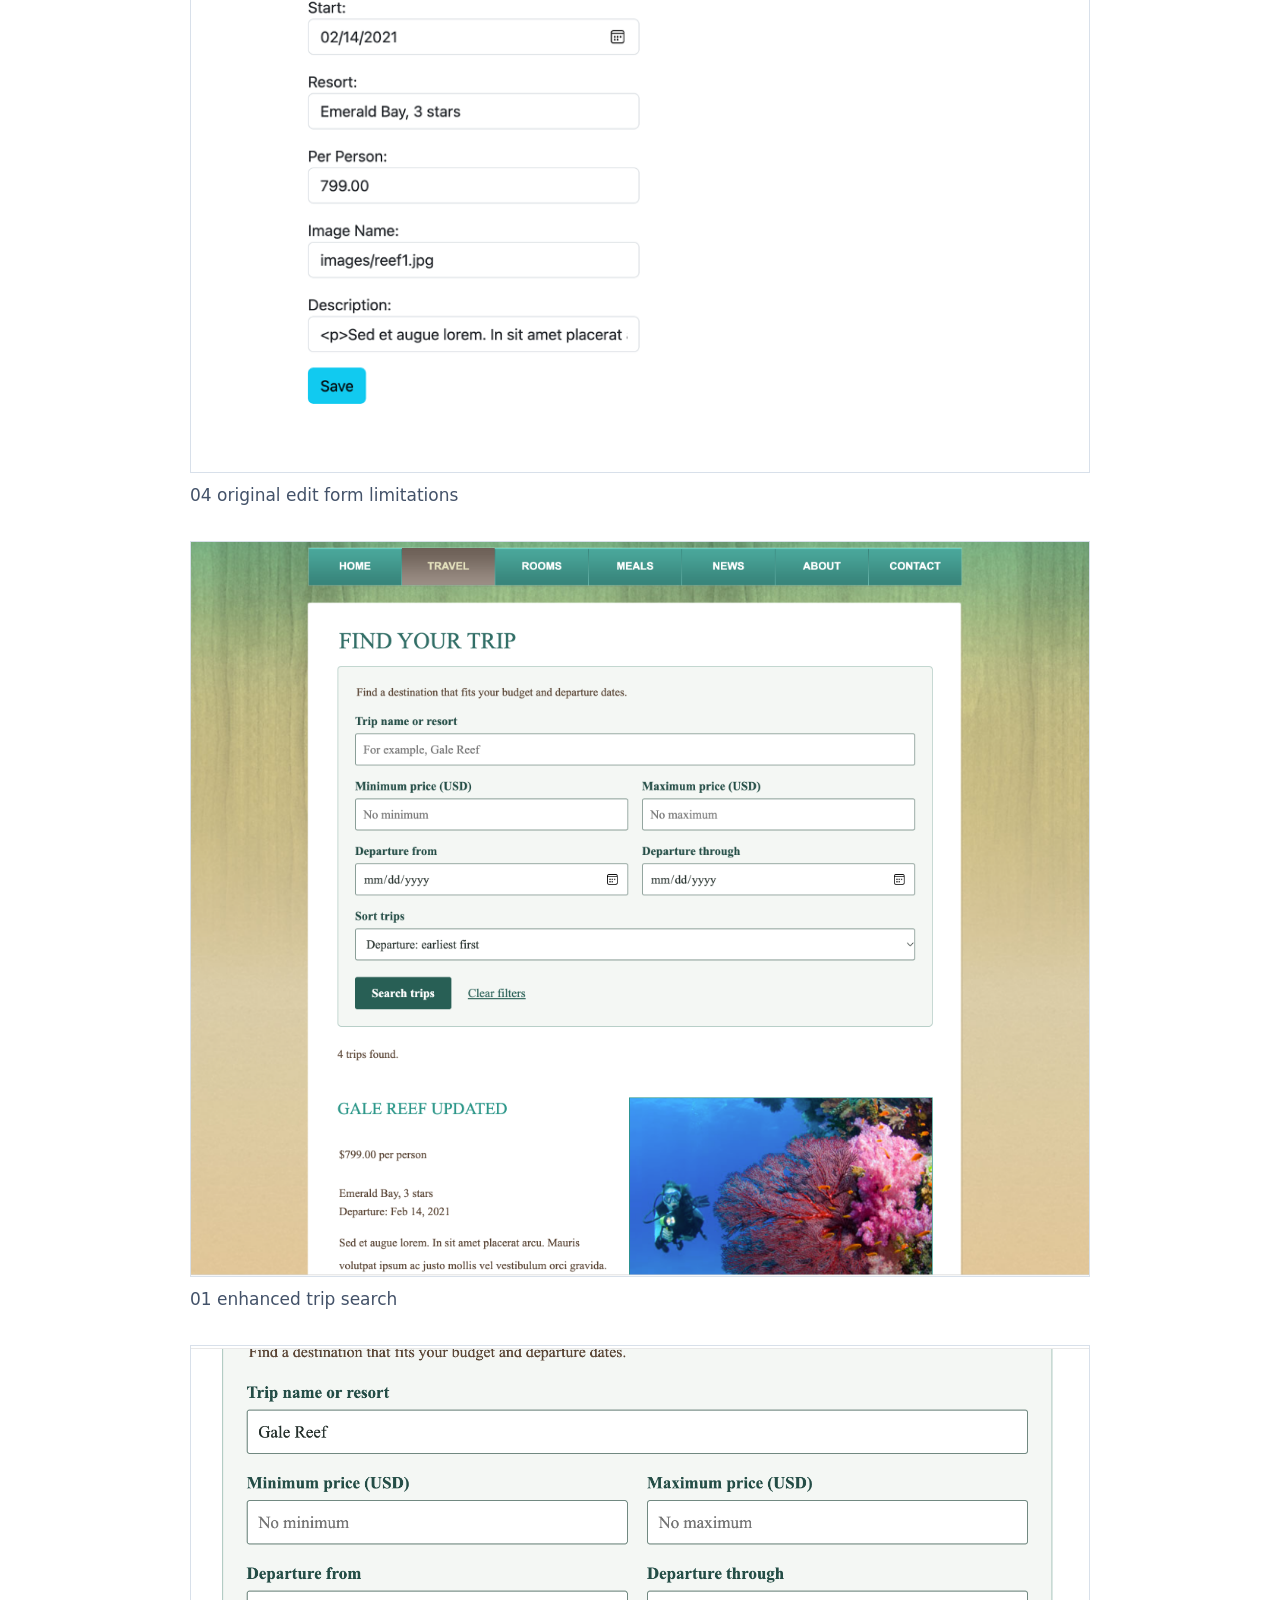
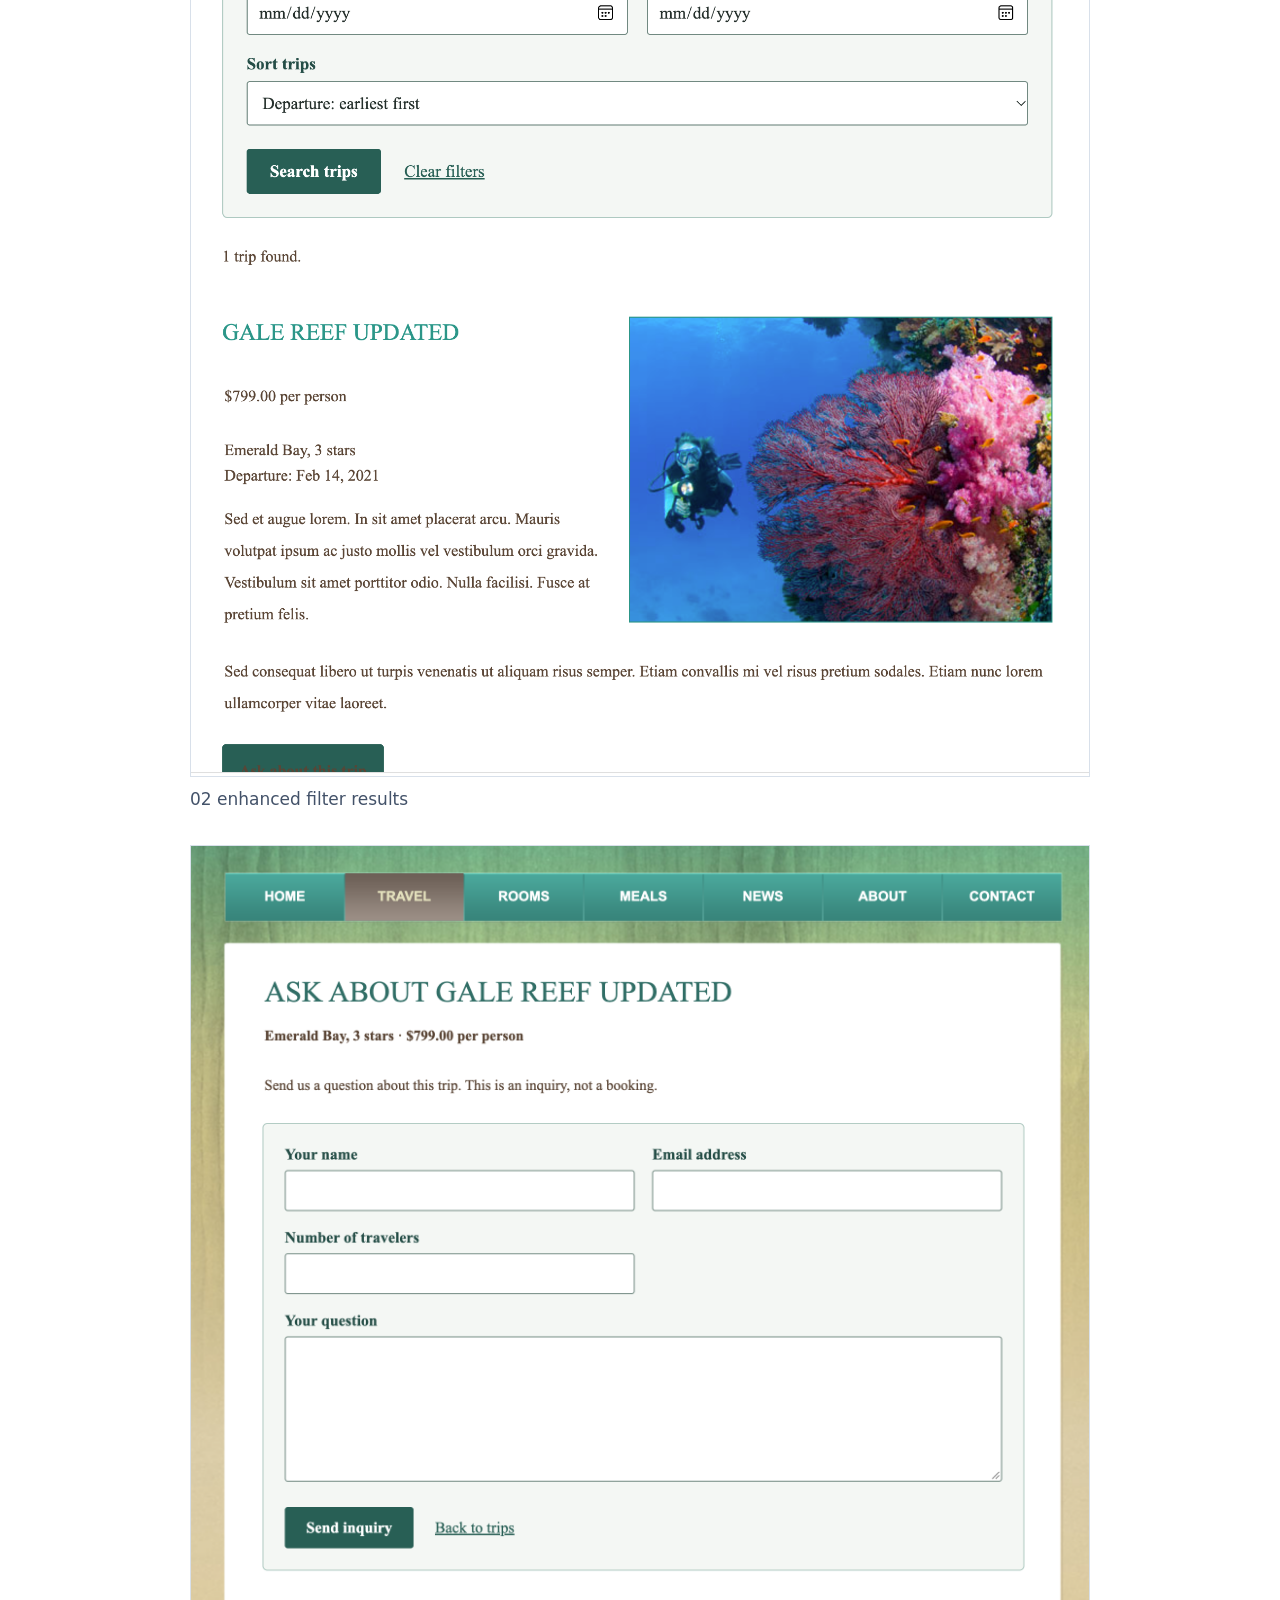
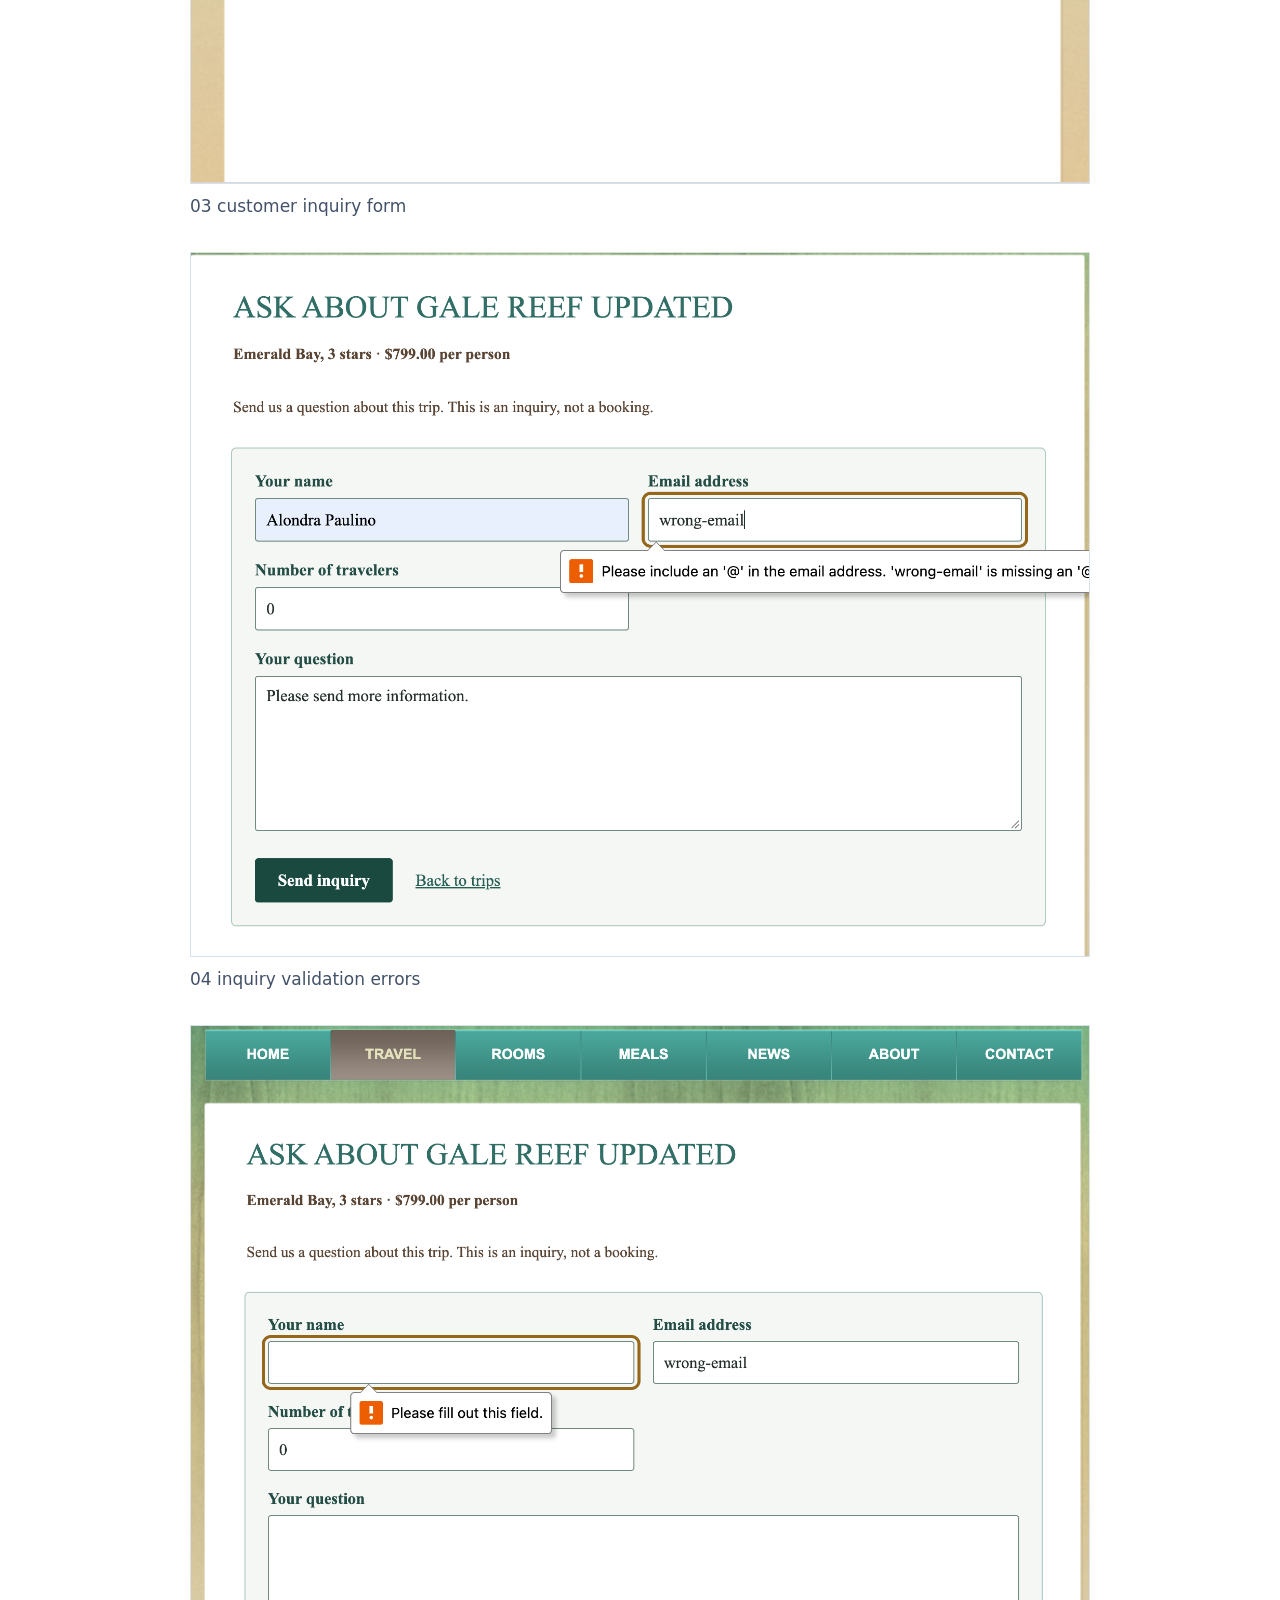
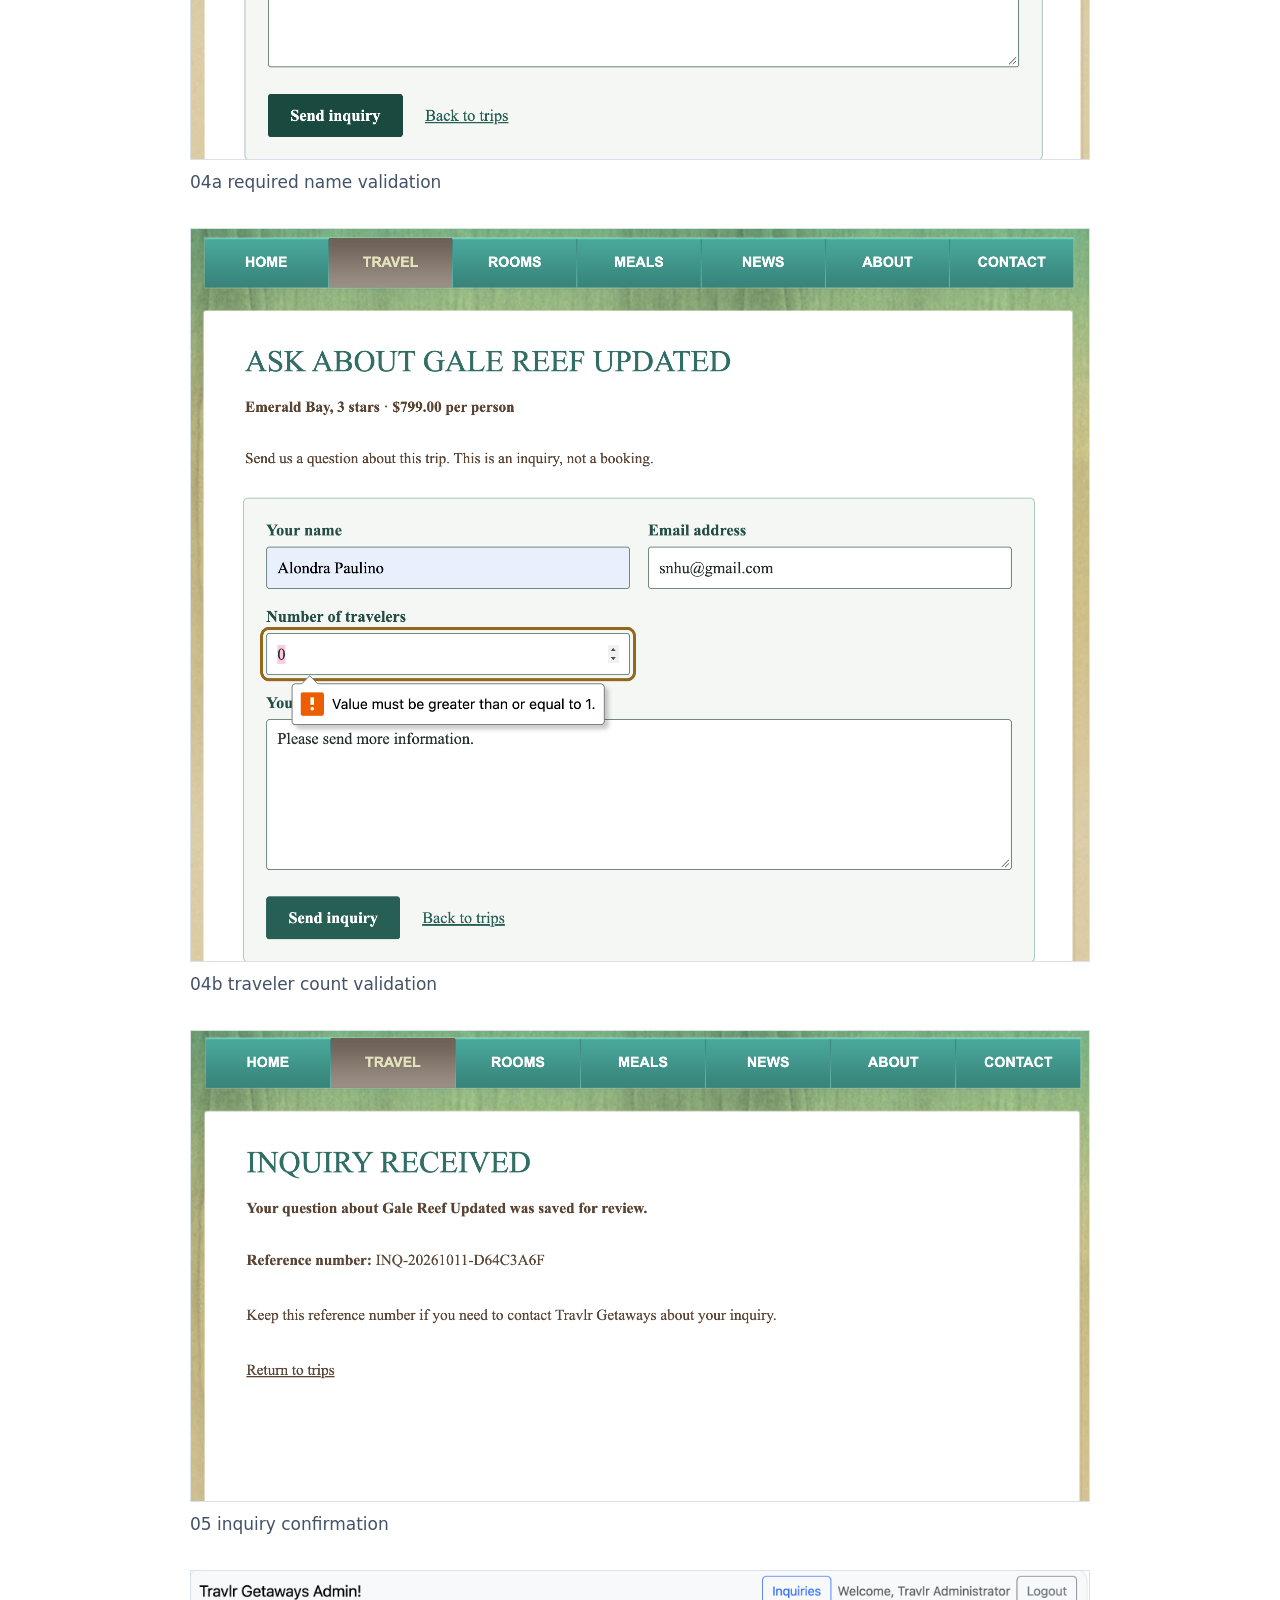
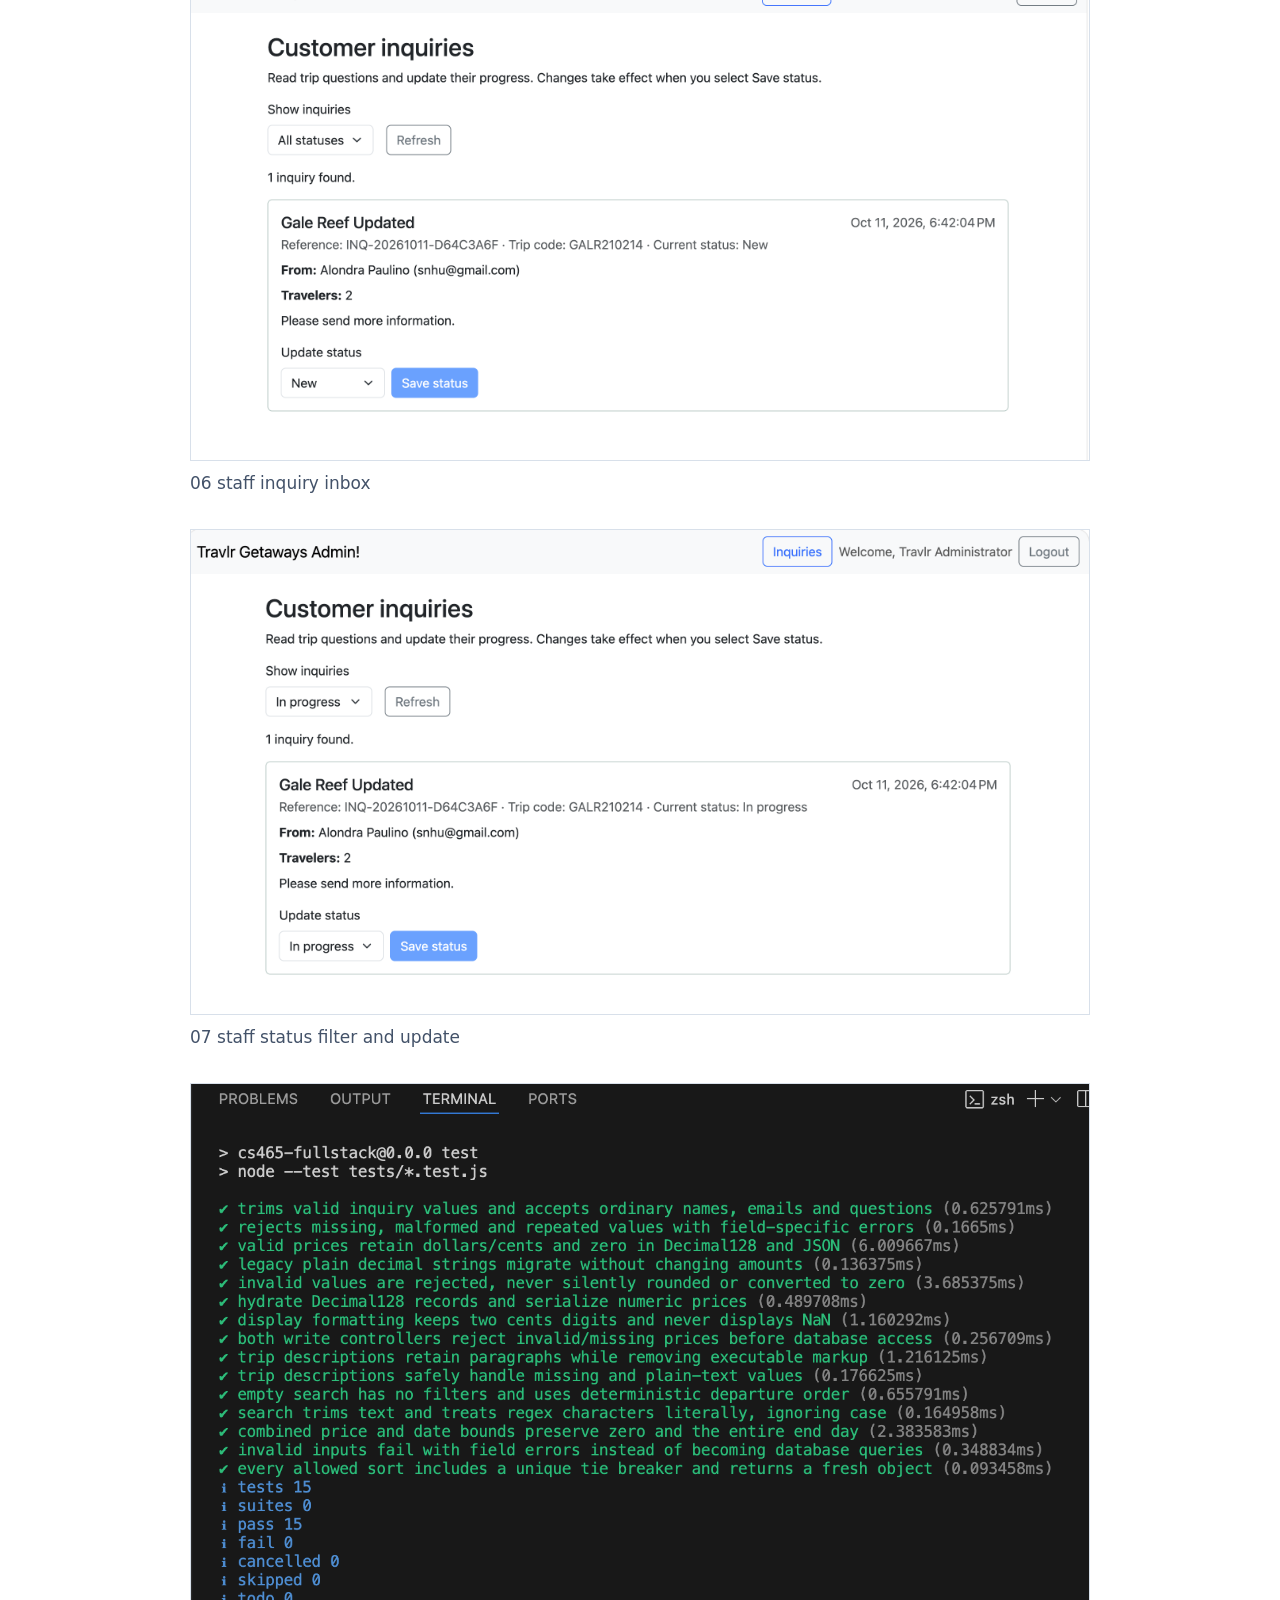
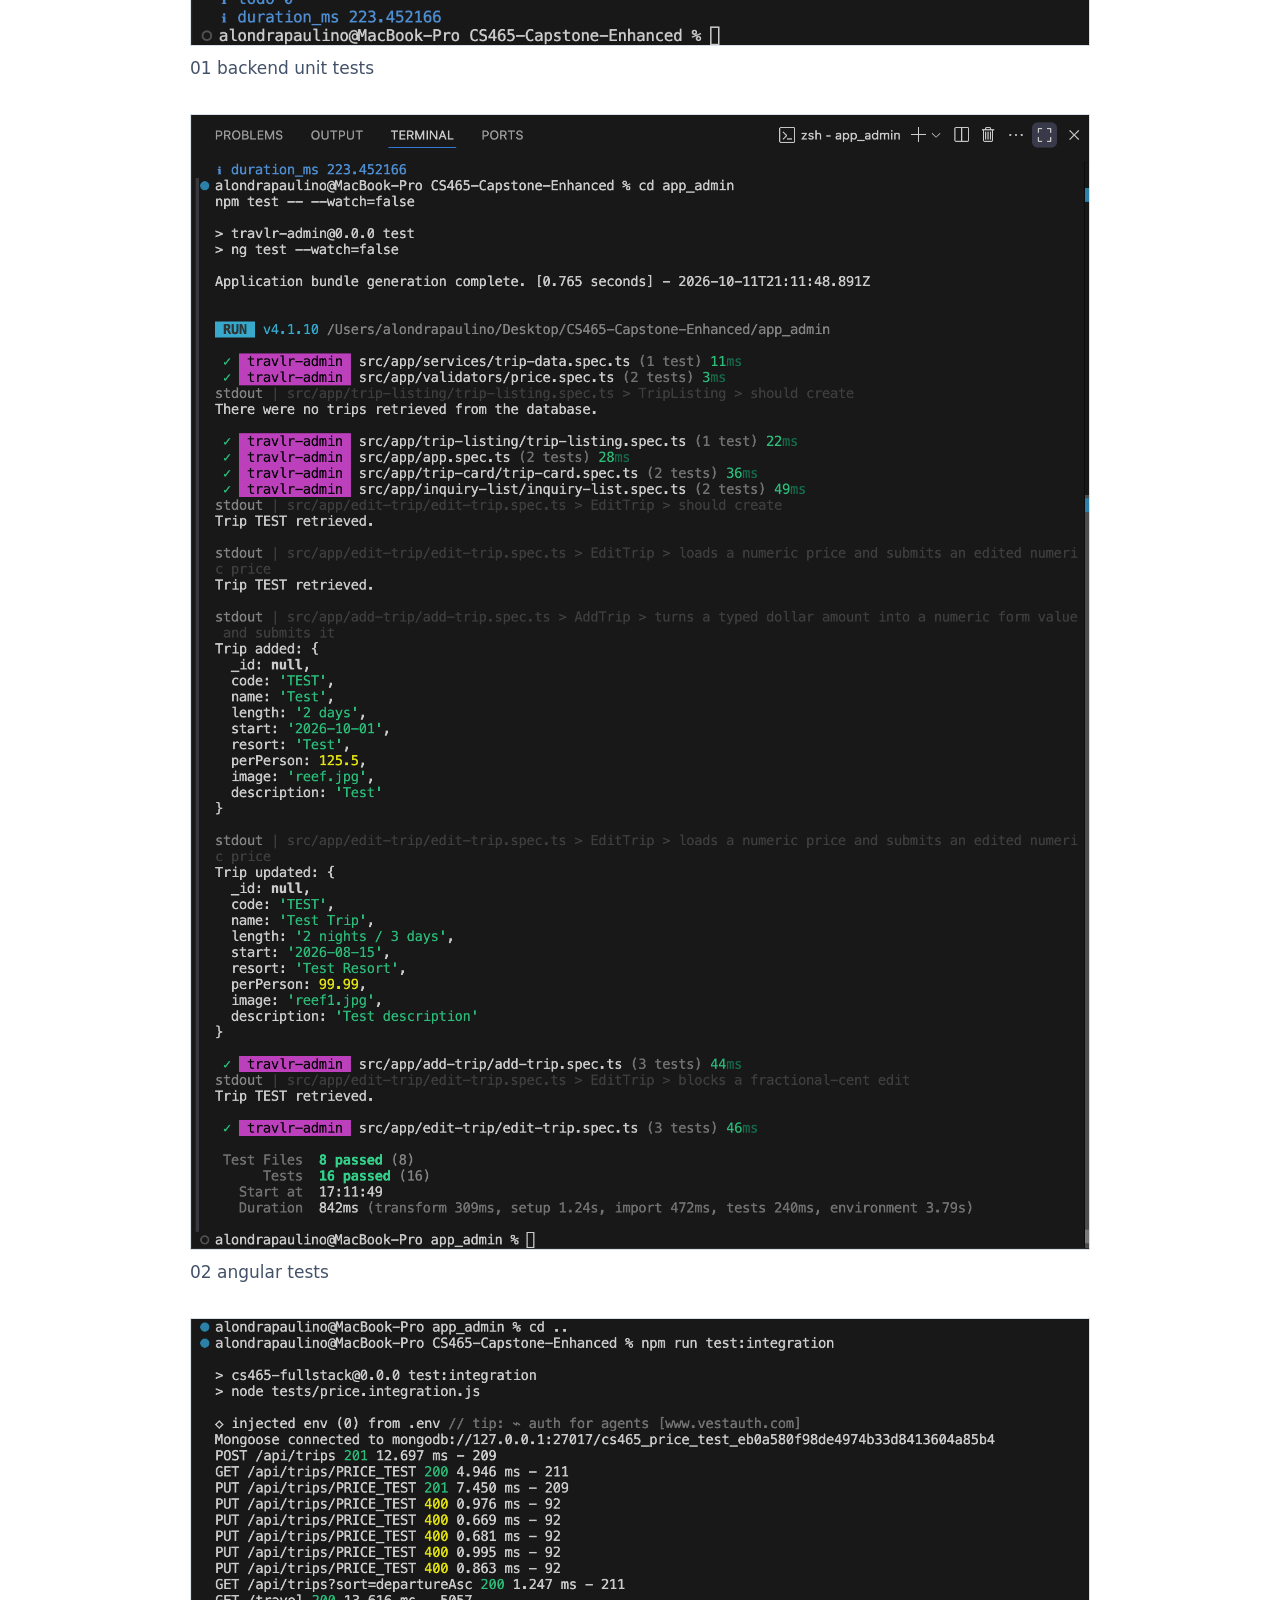
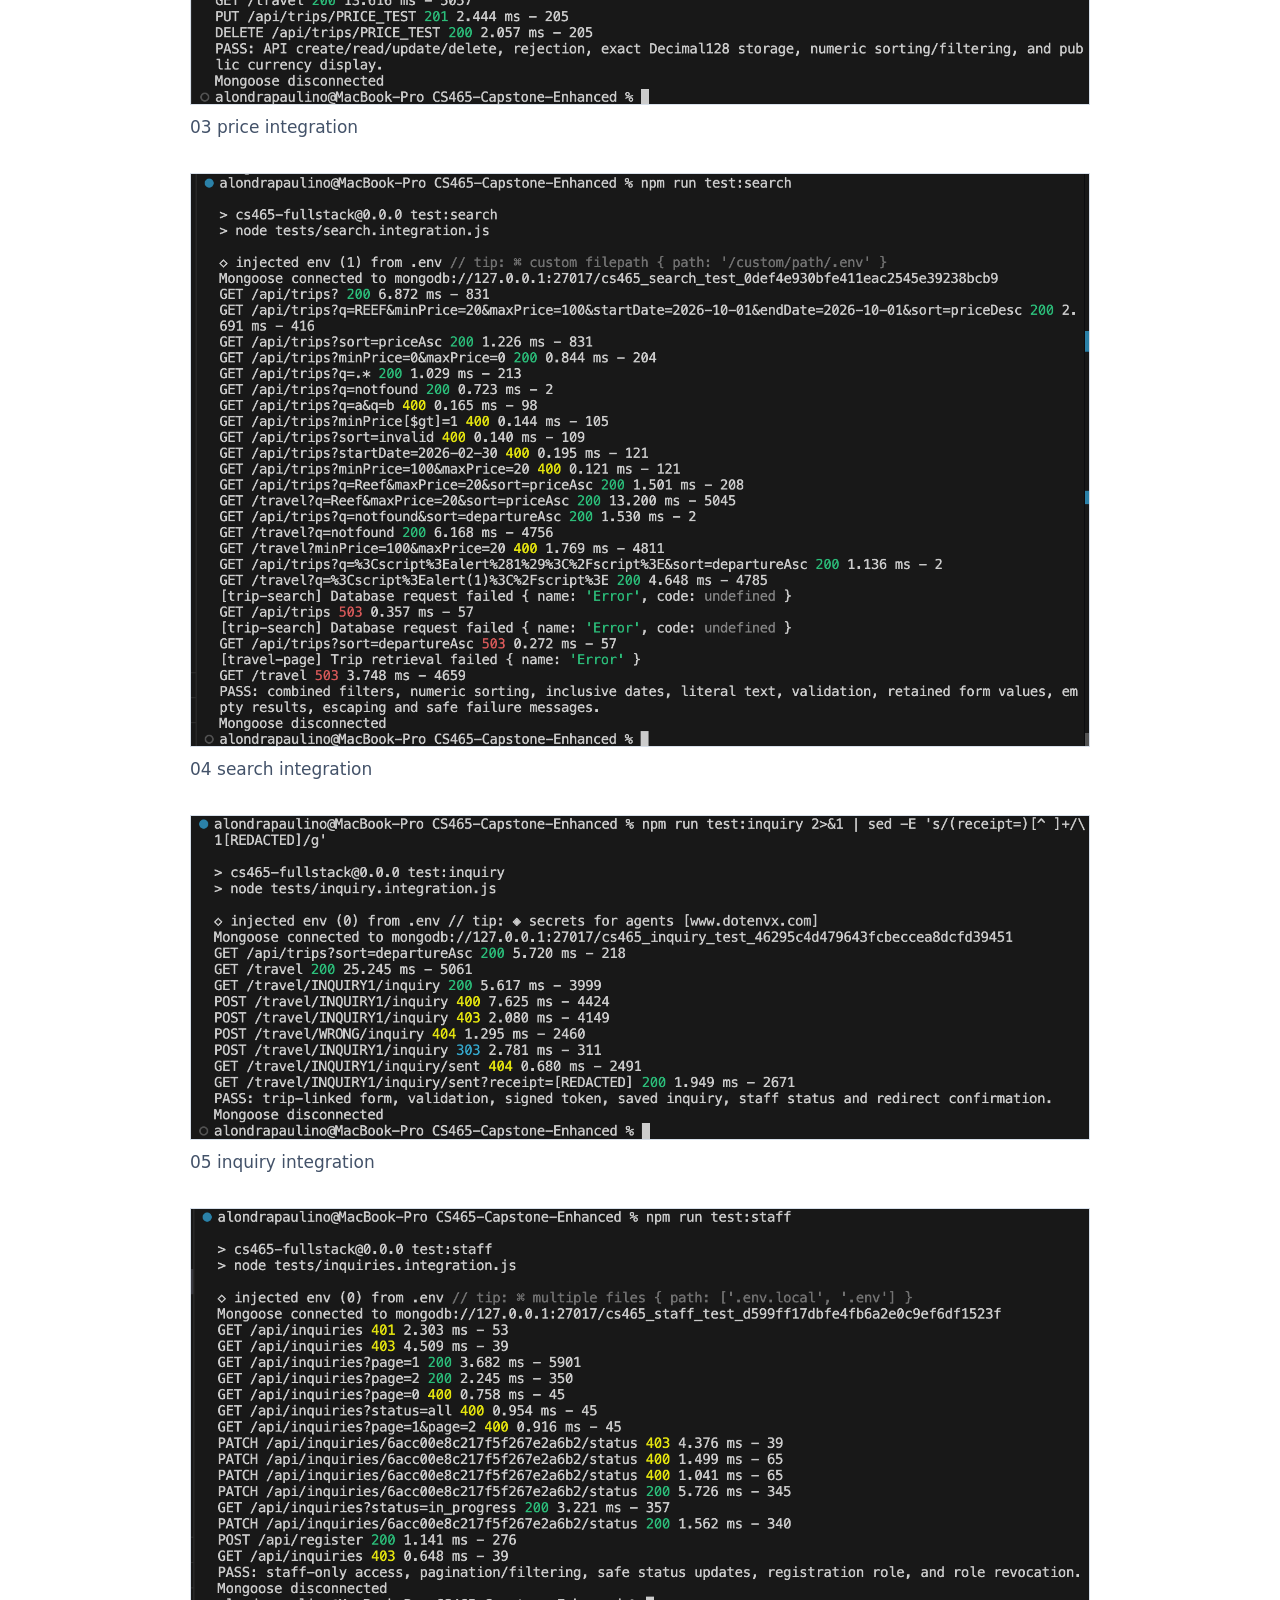
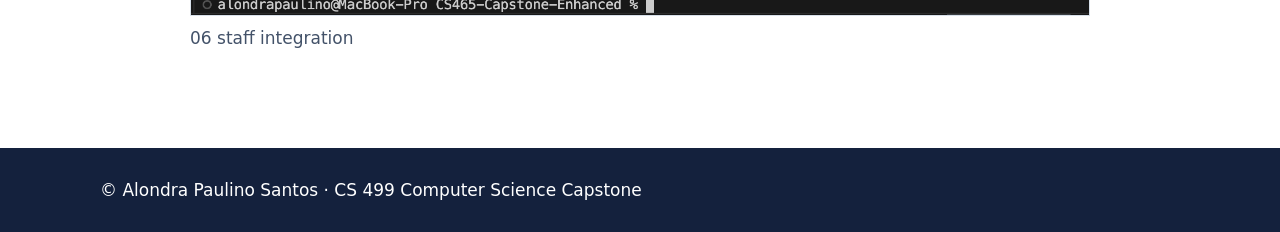
<file: enhancement-one/evidence.html>
<!doctype html>
<html lang="en"><head><meta charset="utf-8"><meta name="viewport" content="width=device-width, initial-scale=1"><title>Evidence Gallery | CS 499 Capstone</title><link rel="stylesheet" href="../styles.css"></head>
<body><a class="skip-link" href="#content">Skip to content</a><header class="hero"><div class="container"><p class="eyebrow">CS 499 Computer Science Capstone</p><h1>Evidence Gallery</h1><p class="intro">Software Design and Engineering</p></div></header>
<main id="content" class="container reading"><nav aria-label="Portfolio navigation"><a href="../">Portfolio home</a> · <a href="./">Enhancement overview</a> · <a href="narrative.html">Narrative</a> · <a href="source.html">Source code</a> · <a href="evidence.html">Evidence</a></nav><h2>Implementation and Testing Evidence</h2><p>These screenshots are the submitted evidence from the enhancement work. Select an image to view it at full size.</p><p><a class="button" href="CS465-Screenshots-and-Test-Evidence.zip">Download all evidence</a></p><figure><a href="assets/evidence-01-Original-Application-02-original-admin-page.png"><img class="evidence-image" loading="lazy" src="assets/evidence-01-Original-Application-02-original-admin-page.png" alt="02 original admin page"></a><figcaption>02 original admin page</figcaption></figure>
<figure><a href="assets/evidence-01-Original-Application-04-original-edit-form-limitations.png"><img class="evidence-image" loading="lazy" src="assets/evidence-01-Original-Application-04-original-edit-form-limitations.png" alt="04 original edit form limitations"></a><figcaption>04 original edit form limitations</figcaption></figure>
<figure><a href="assets/evidence-02-Enhanced-Application-01-enhanced-trip-search.png"><img class="evidence-image" loading="lazy" src="assets/evidence-02-Enhanced-Application-01-enhanced-trip-search.png" alt="01 enhanced trip search"></a><figcaption>01 enhanced trip search</figcaption></figure>
<figure><a href="assets/evidence-02-Enhanced-Application-02-enhanced-filter-results.png"><img class="evidence-image" loading="lazy" src="assets/evidence-02-Enhanced-Application-02-enhanced-filter-results.png" alt="02 enhanced filter results"></a><figcaption>02 enhanced filter results</figcaption></figure>
<figure><a href="assets/evidence-02-Enhanced-Application-03-customer-inquiry-form.png"><img class="evidence-image" loading="lazy" src="assets/evidence-02-Enhanced-Application-03-customer-inquiry-form.png" alt="03 customer inquiry form"></a><figcaption>03 customer inquiry form</figcaption></figure>
<figure><a href="assets/evidence-02-Enhanced-Application-04-inquiry-validation-errors.png"><img class="evidence-image" loading="lazy" src="assets/evidence-02-Enhanced-Application-04-inquiry-validation-errors.png" alt="04 inquiry validation errors"></a><figcaption>04 inquiry validation errors</figcaption></figure>
<figure><a href="assets/evidence-02-Enhanced-Application-04a-required-name-validation.png"><img class="evidence-image" loading="lazy" src="assets/evidence-02-Enhanced-Application-04a-required-name-validation.png" alt="04a required name validation"></a><figcaption>04a required name validation</figcaption></figure>
<figure><a href="assets/evidence-02-Enhanced-Application-04b-traveler-count-validation.png"><img class="evidence-image" loading="lazy" src="assets/evidence-02-Enhanced-Application-04b-traveler-count-validation.png" alt="04b traveler count validation"></a><figcaption>04b traveler count validation</figcaption></figure>
<figure><a href="assets/evidence-02-Enhanced-Application-05-inquiry-confirmation.png"><img class="evidence-image" loading="lazy" src="assets/evidence-02-Enhanced-Application-05-inquiry-confirmation.png" alt="05 inquiry confirmation"></a><figcaption>05 inquiry confirmation</figcaption></figure>
<figure><a href="assets/evidence-02-Enhanced-Application-06-staff-inquiry-inbox.png"><img class="evidence-image" loading="lazy" src="assets/evidence-02-Enhanced-Application-06-staff-inquiry-inbox.png" alt="06 staff inquiry inbox"></a><figcaption>06 staff inquiry inbox</figcaption></figure>
<figure><a href="assets/evidence-02-Enhanced-Application-07-staff-status-filter-and-update.png"><img class="evidence-image" loading="lazy" src="assets/evidence-02-Enhanced-Application-07-staff-status-filter-and-update.png" alt="07 staff status filter and update"></a><figcaption>07 staff status filter and update</figcaption></figure>
<figure><a href="assets/evidence-03-Automated-Testing-01-backend-unit-tests.png"><img class="evidence-image" loading="lazy" src="assets/evidence-03-Automated-Testing-01-backend-unit-tests.png" alt="01 backend unit tests"></a><figcaption>01 backend unit tests</figcaption></figure>
<figure><a href="assets/evidence-03-Automated-Testing-02-angular-tests.png"><img class="evidence-image" loading="lazy" src="assets/evidence-03-Automated-Testing-02-angular-tests.png" alt="02 angular tests"></a><figcaption>02 angular tests</figcaption></figure>
<figure><a href="assets/evidence-03-Automated-Testing-03-price-integration.png"><img class="evidence-image" loading="lazy" src="assets/evidence-03-Automated-Testing-03-price-integration.png" alt="03 price integration"></a><figcaption>03 price integration</figcaption></figure>
<figure><a href="assets/evidence-03-Automated-Testing-04-search-integration.png"><img class="evidence-image" loading="lazy" src="assets/evidence-03-Automated-Testing-04-search-integration.png" alt="04 search integration"></a><figcaption>04 search integration</figcaption></figure>
<figure><a href="assets/evidence-03-Automated-Testing-05-inquiry-integration.png"><img class="evidence-image" loading="lazy" src="assets/evidence-03-Automated-Testing-05-inquiry-integration.png" alt="05 inquiry integration"></a><figcaption>05 inquiry integration</figcaption></figure>
<figure><a href="assets/evidence-03-Automated-Testing-06-staff-integration.png"><img class="evidence-image" loading="lazy" src="assets/evidence-03-Automated-Testing-06-staff-integration.png" alt="06 staff integration"></a><figcaption>06 staff integration</figcaption></figure></main><footer><div class="container">© Alondra Paulino Santos · CS 499 Computer Science Capstone</div></footer></body></html>
</file>
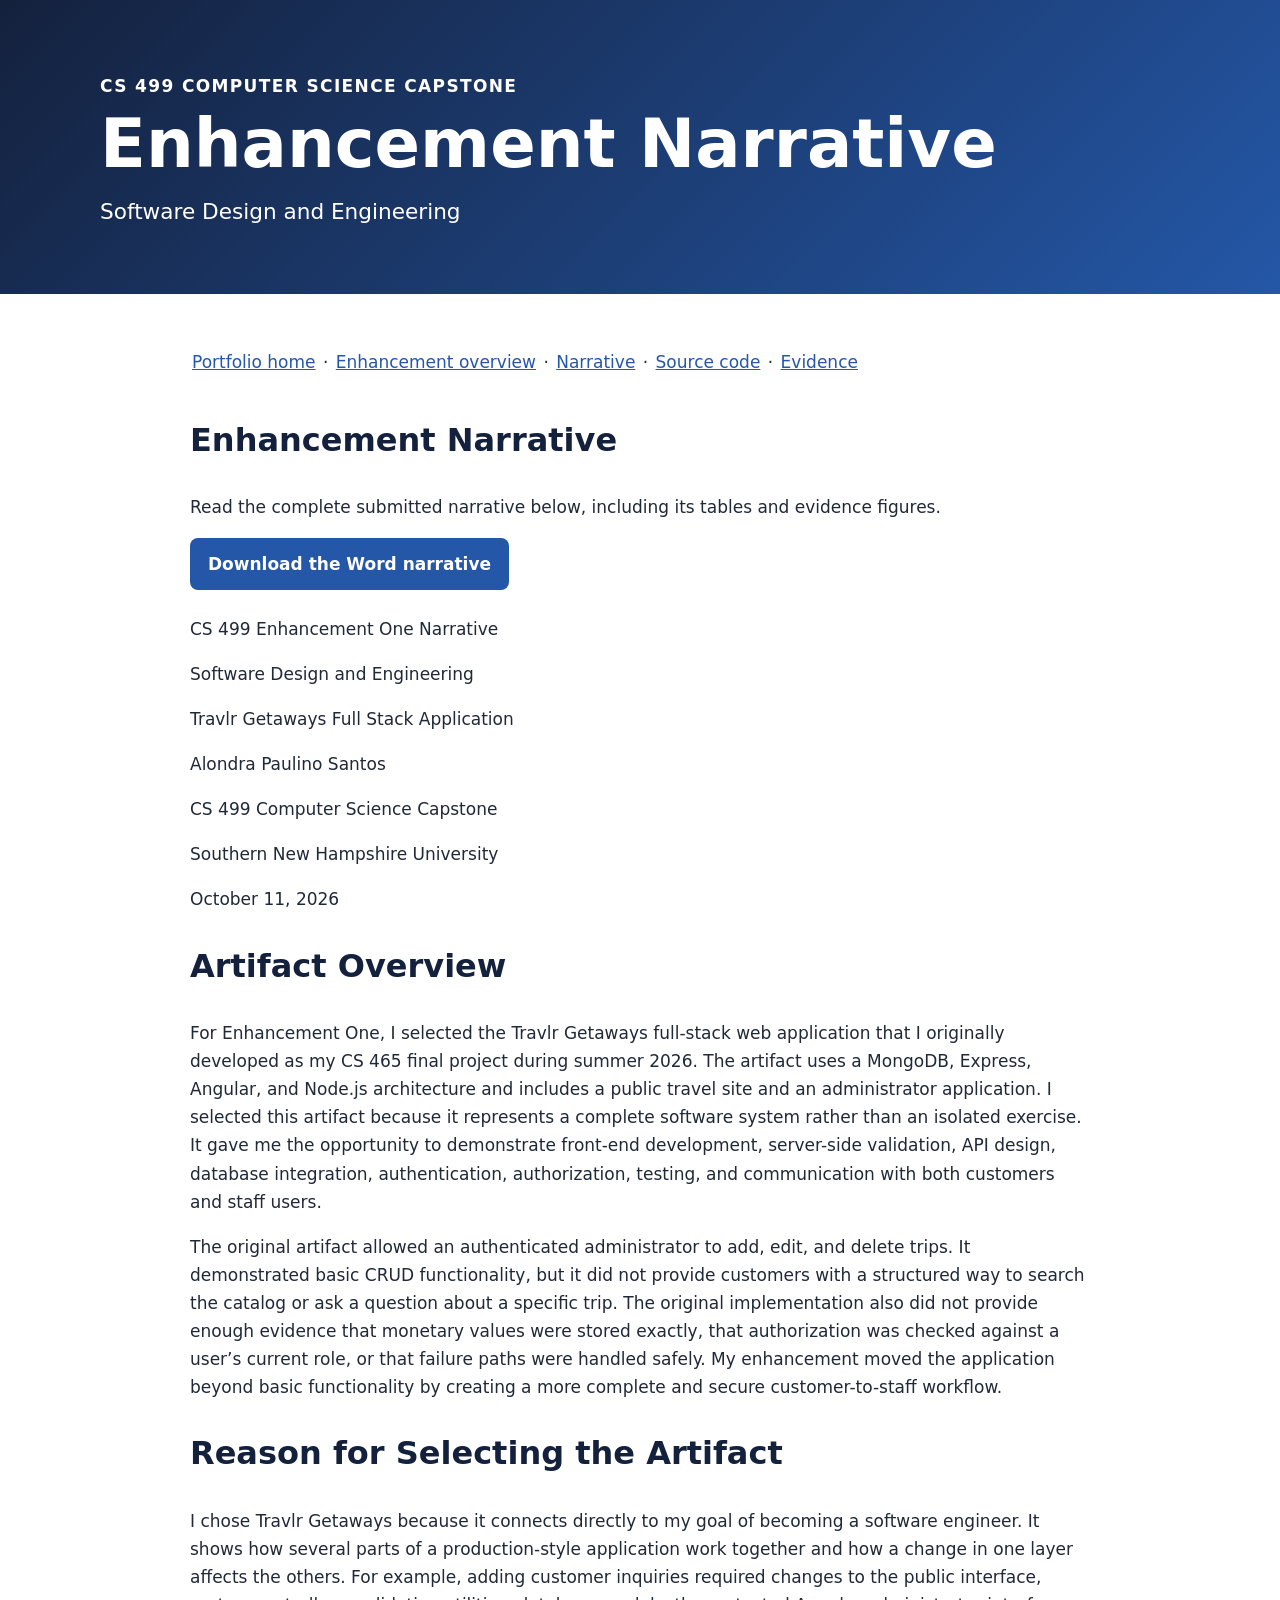
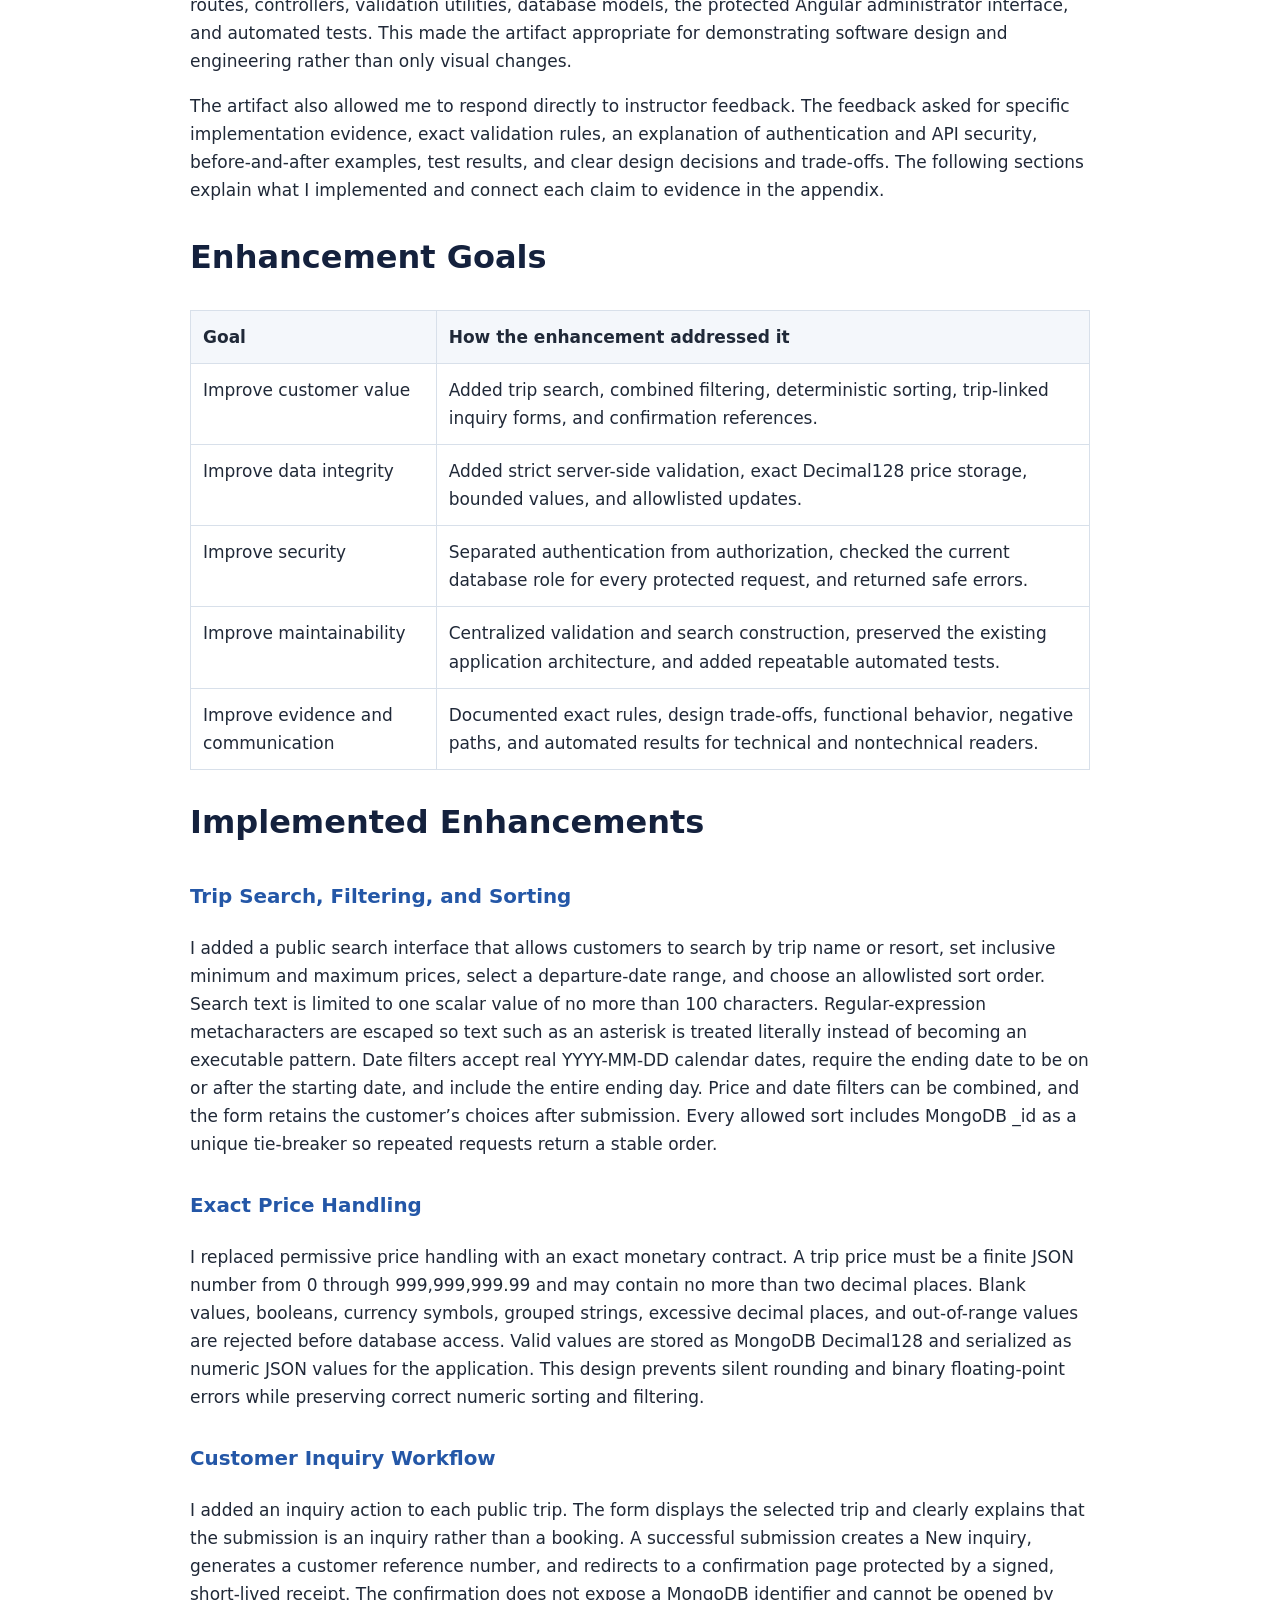
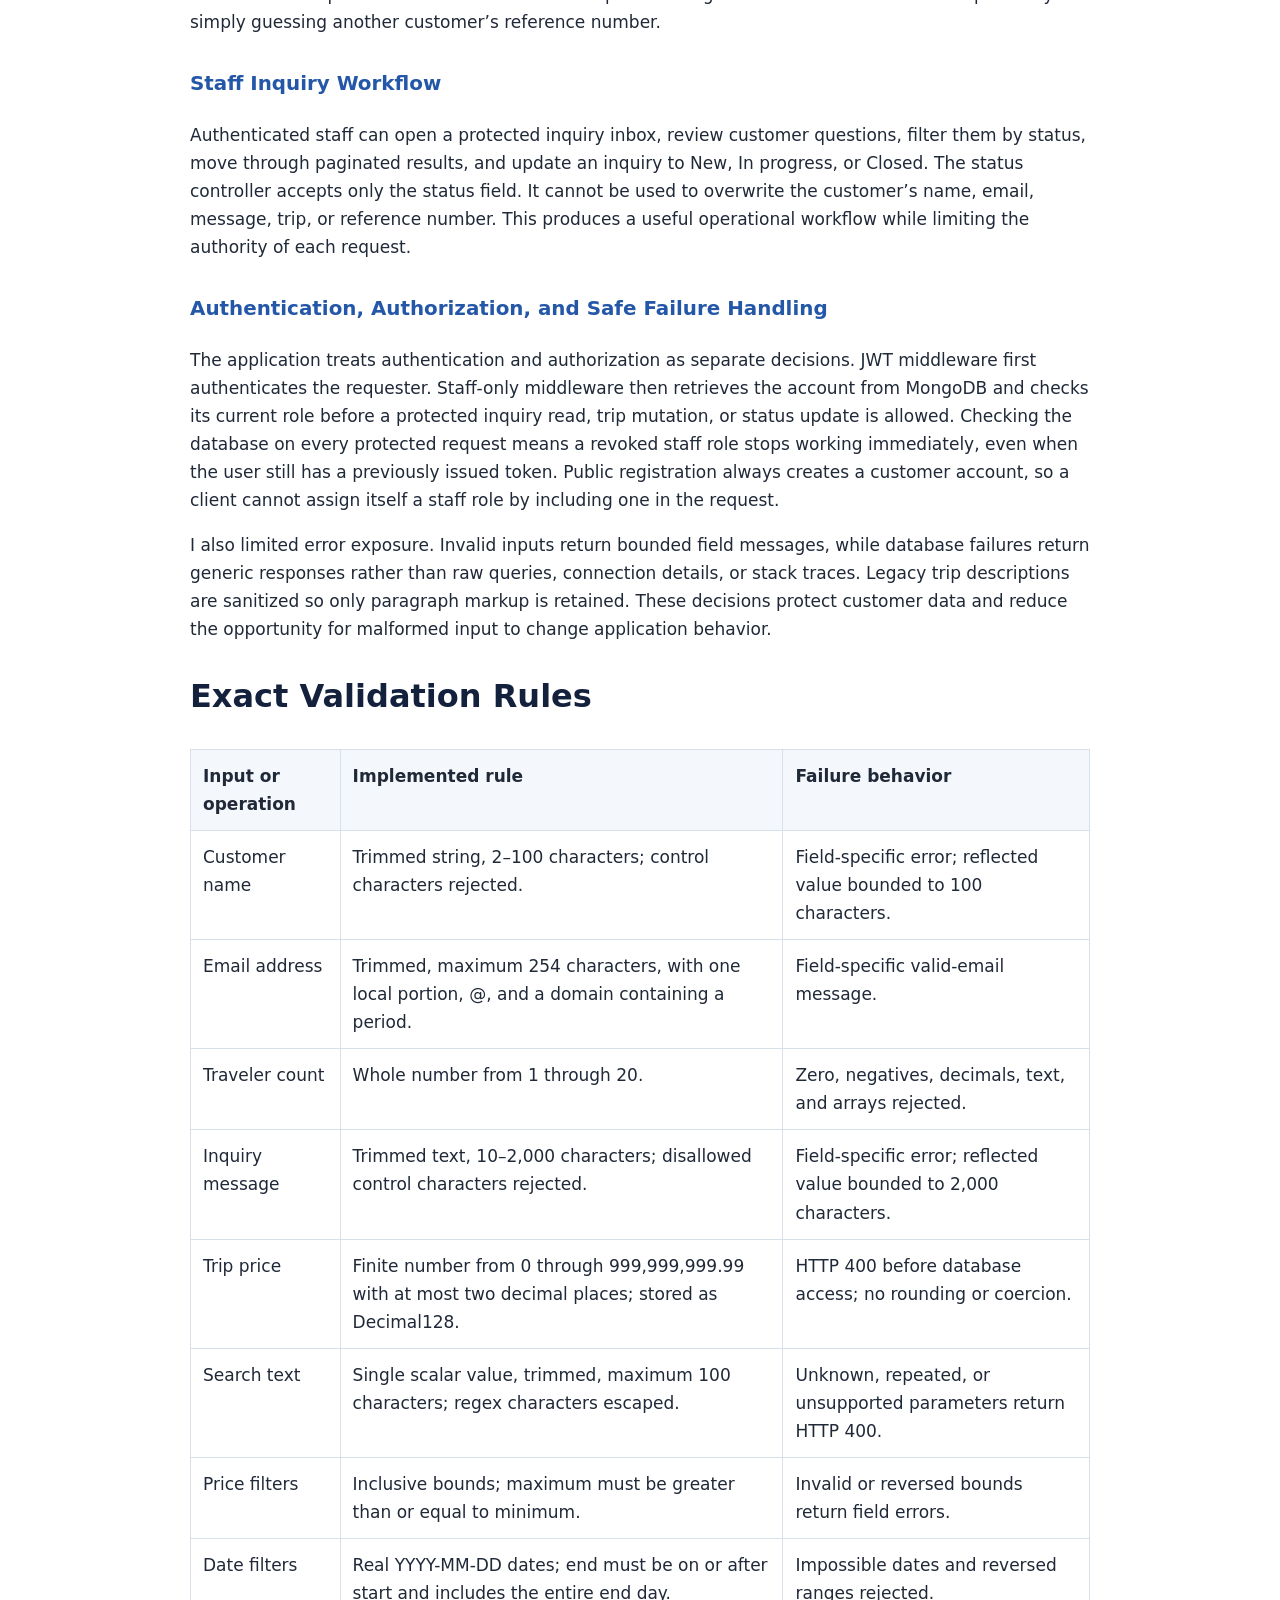
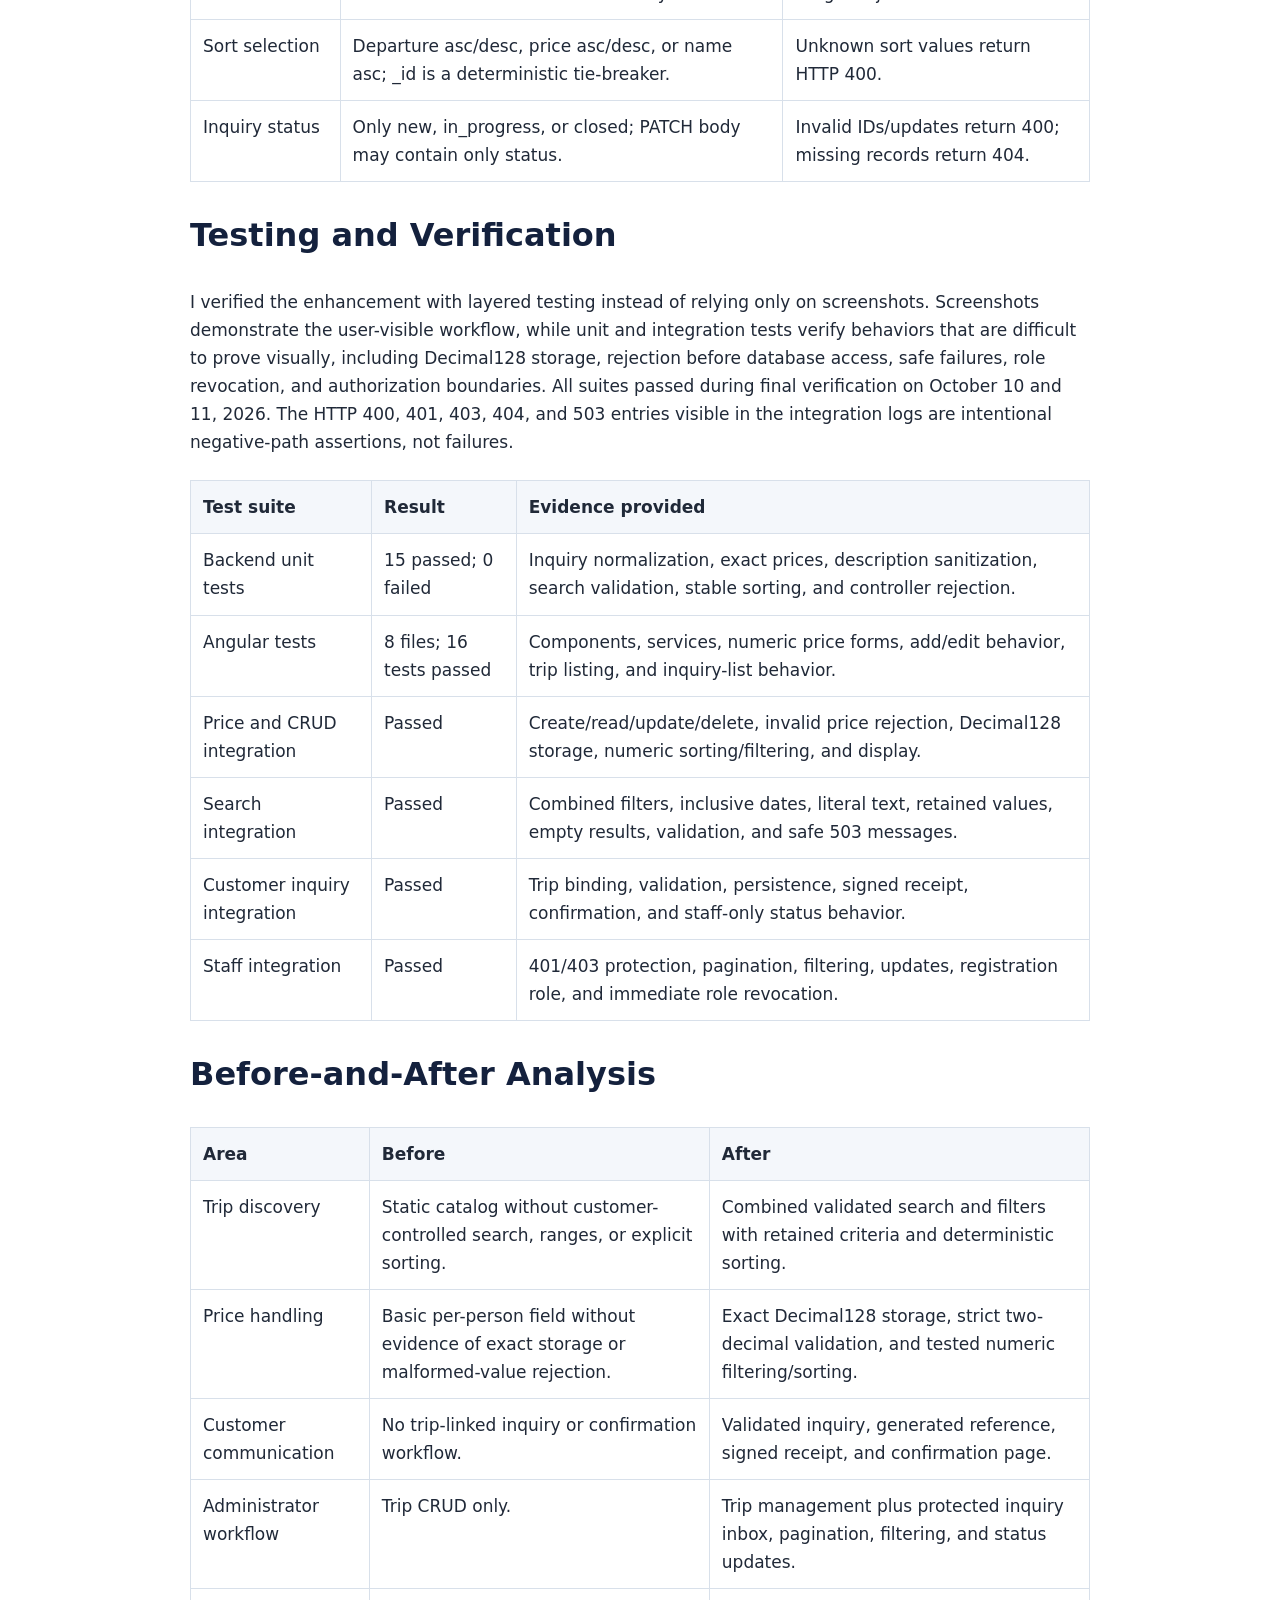
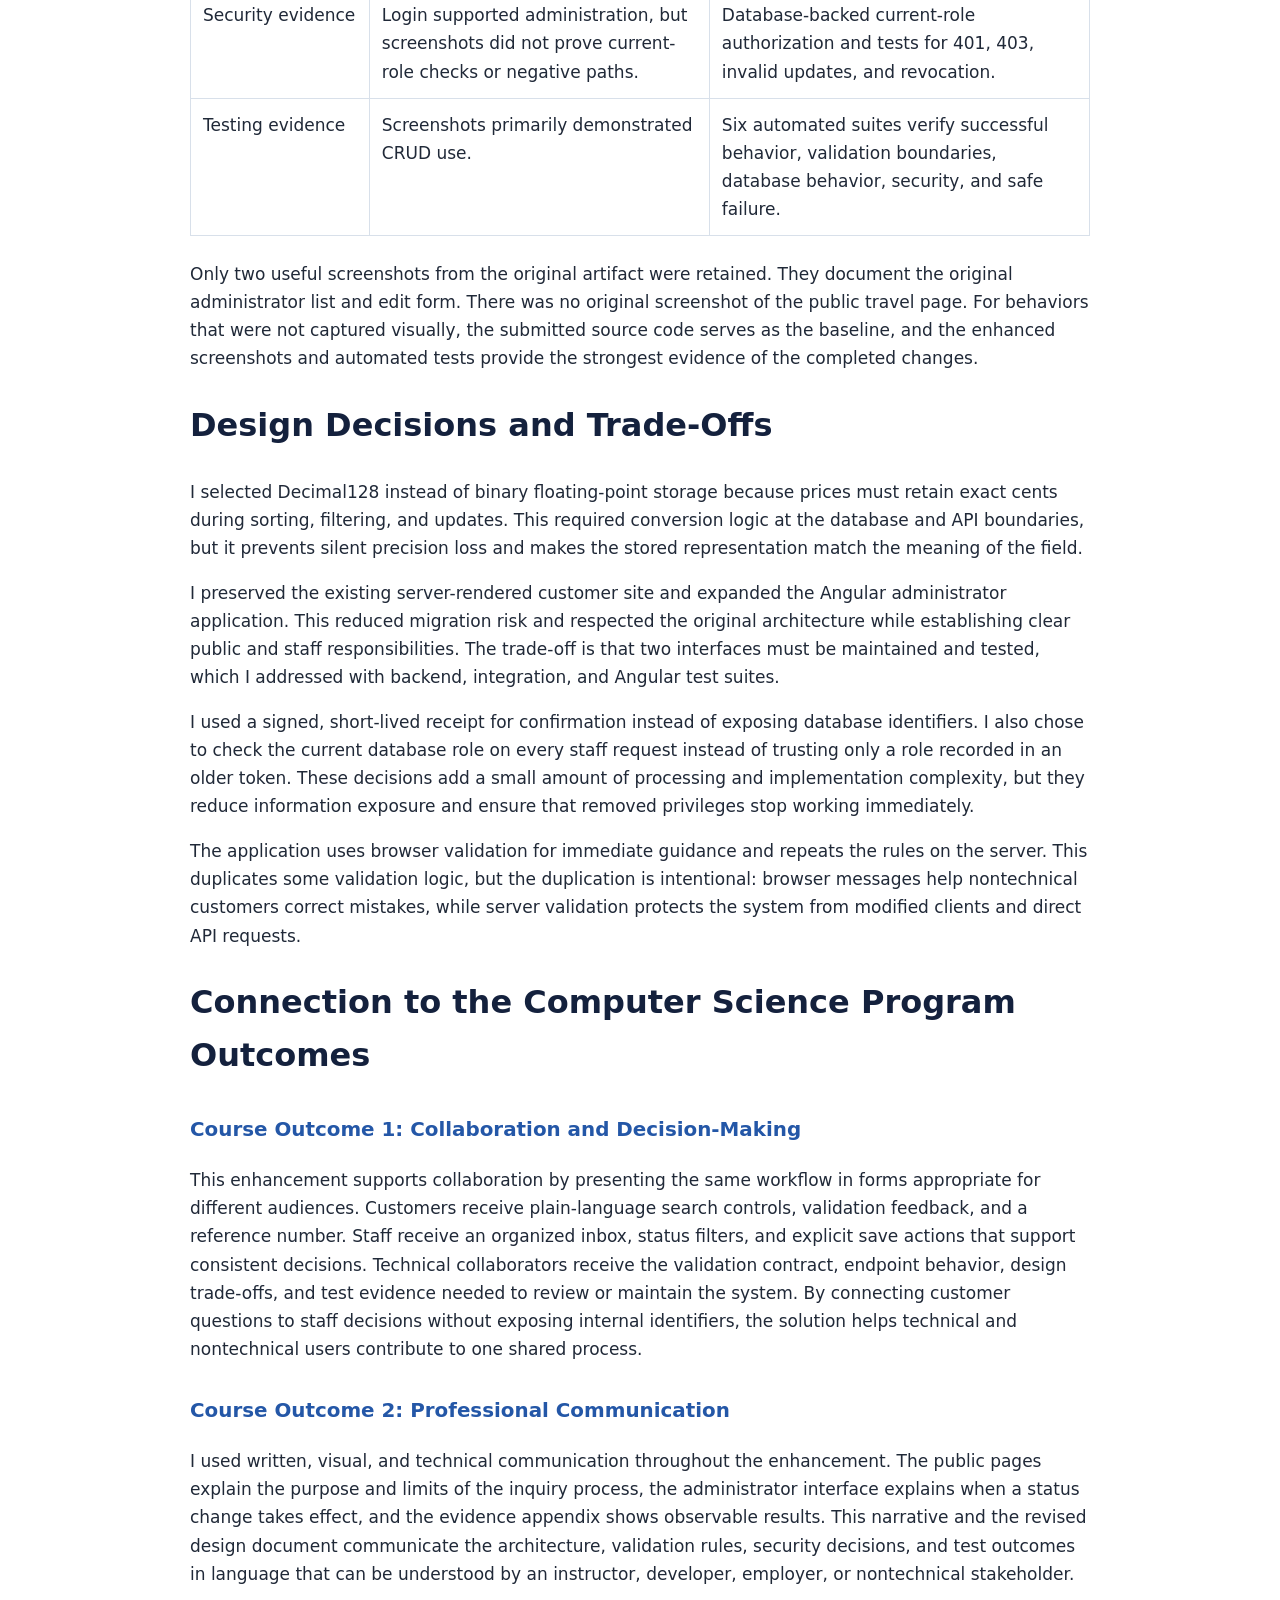
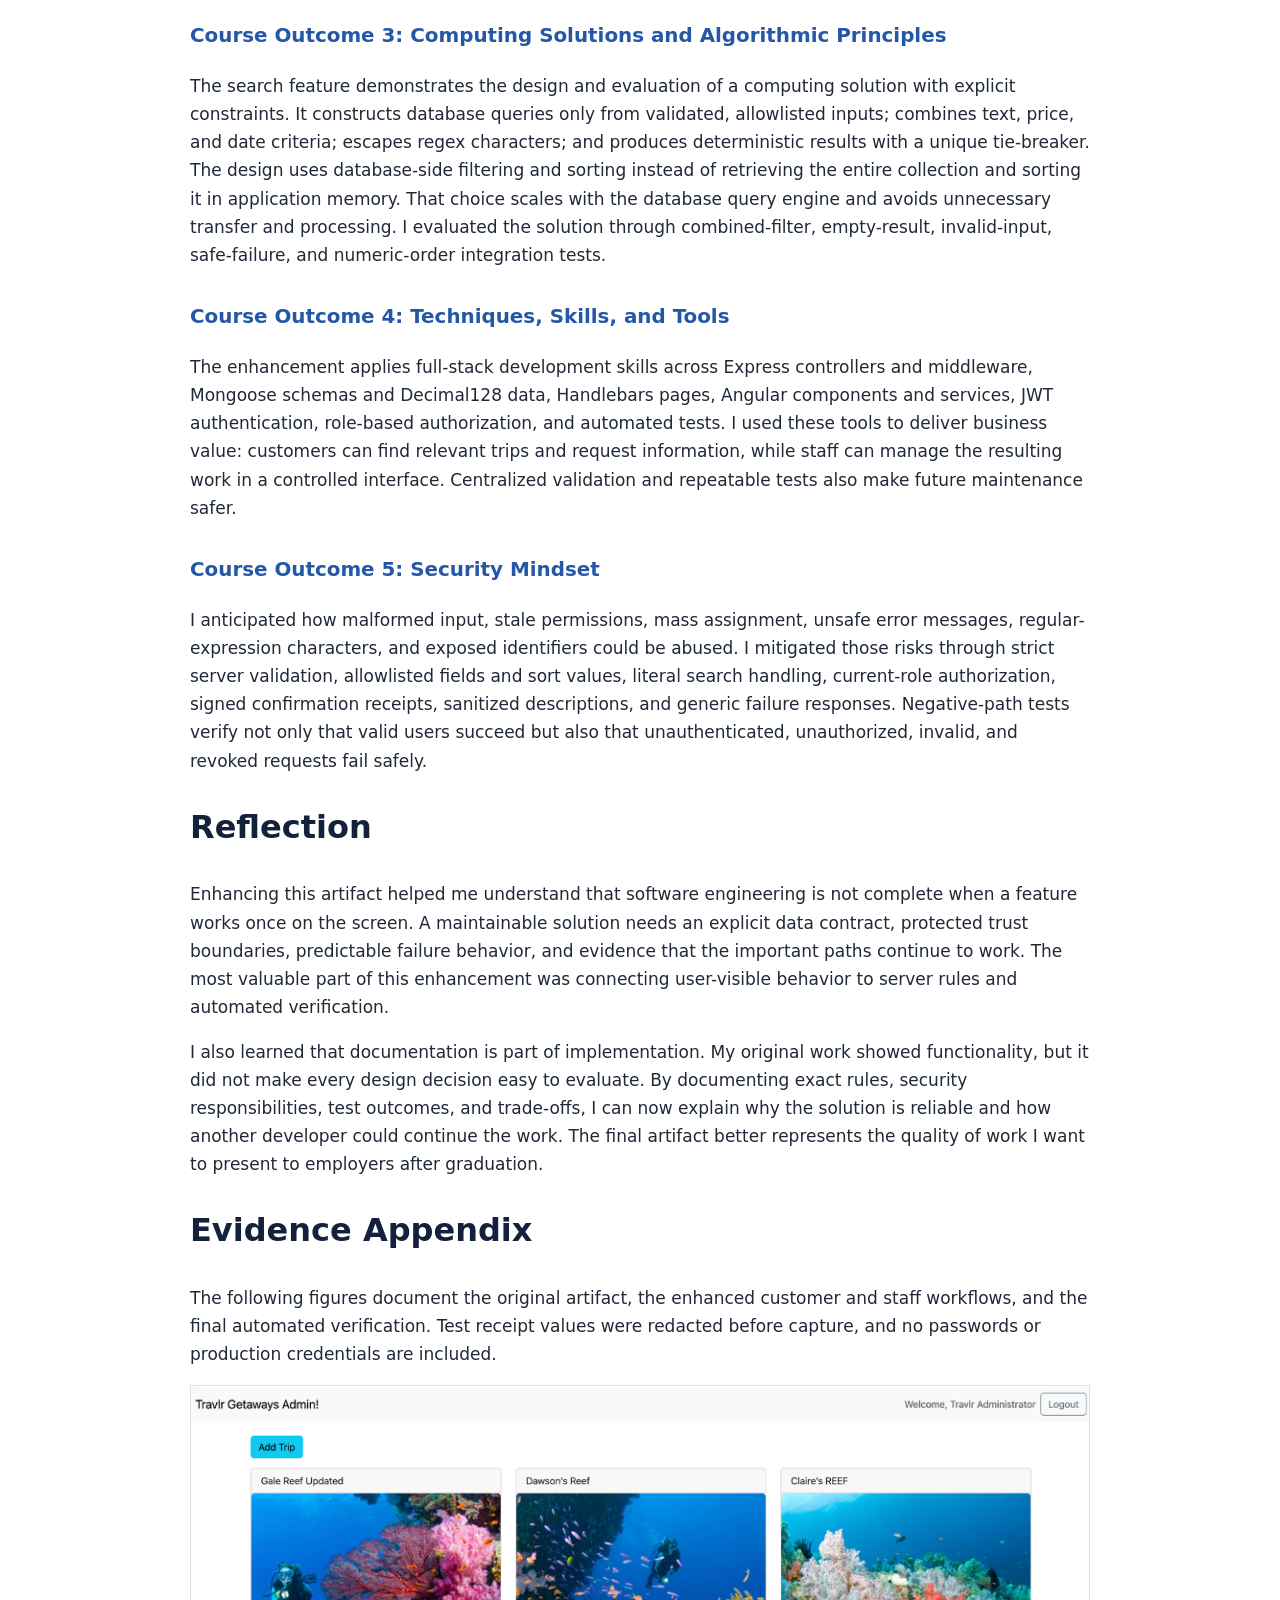
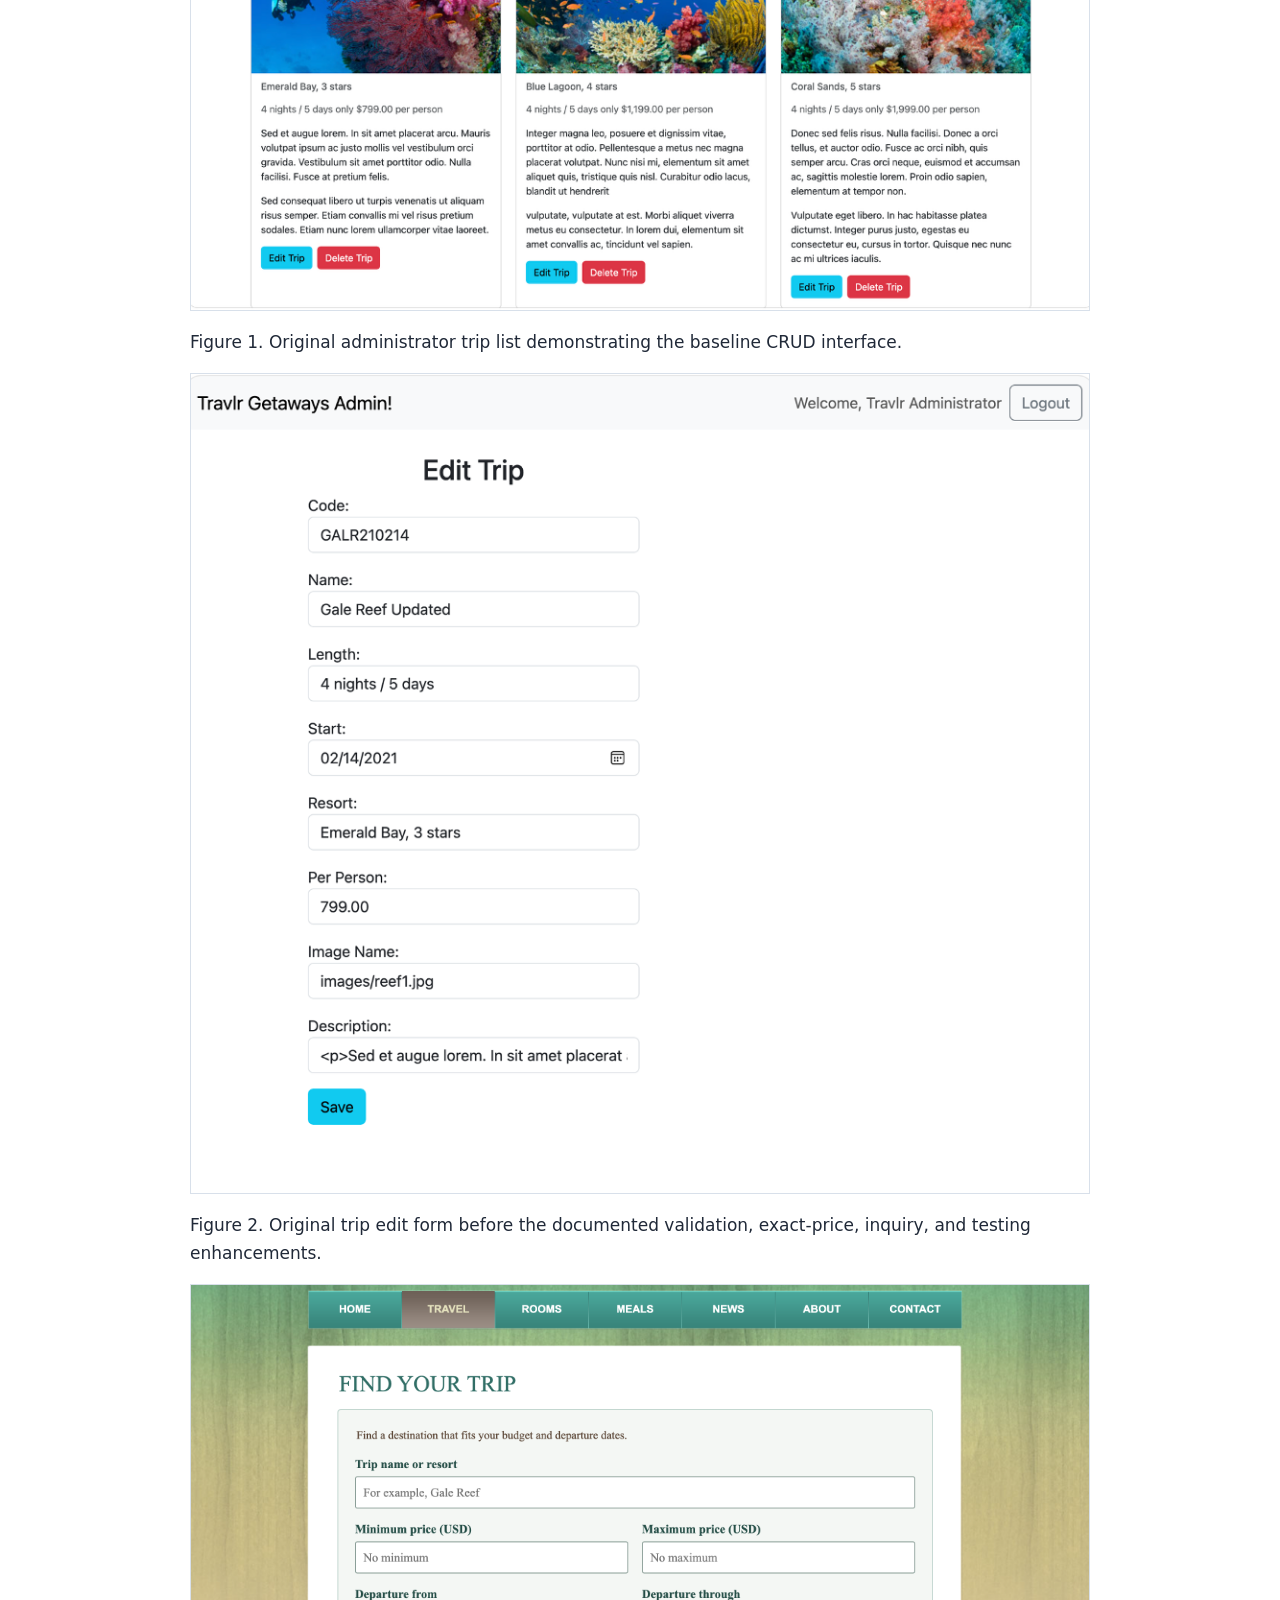
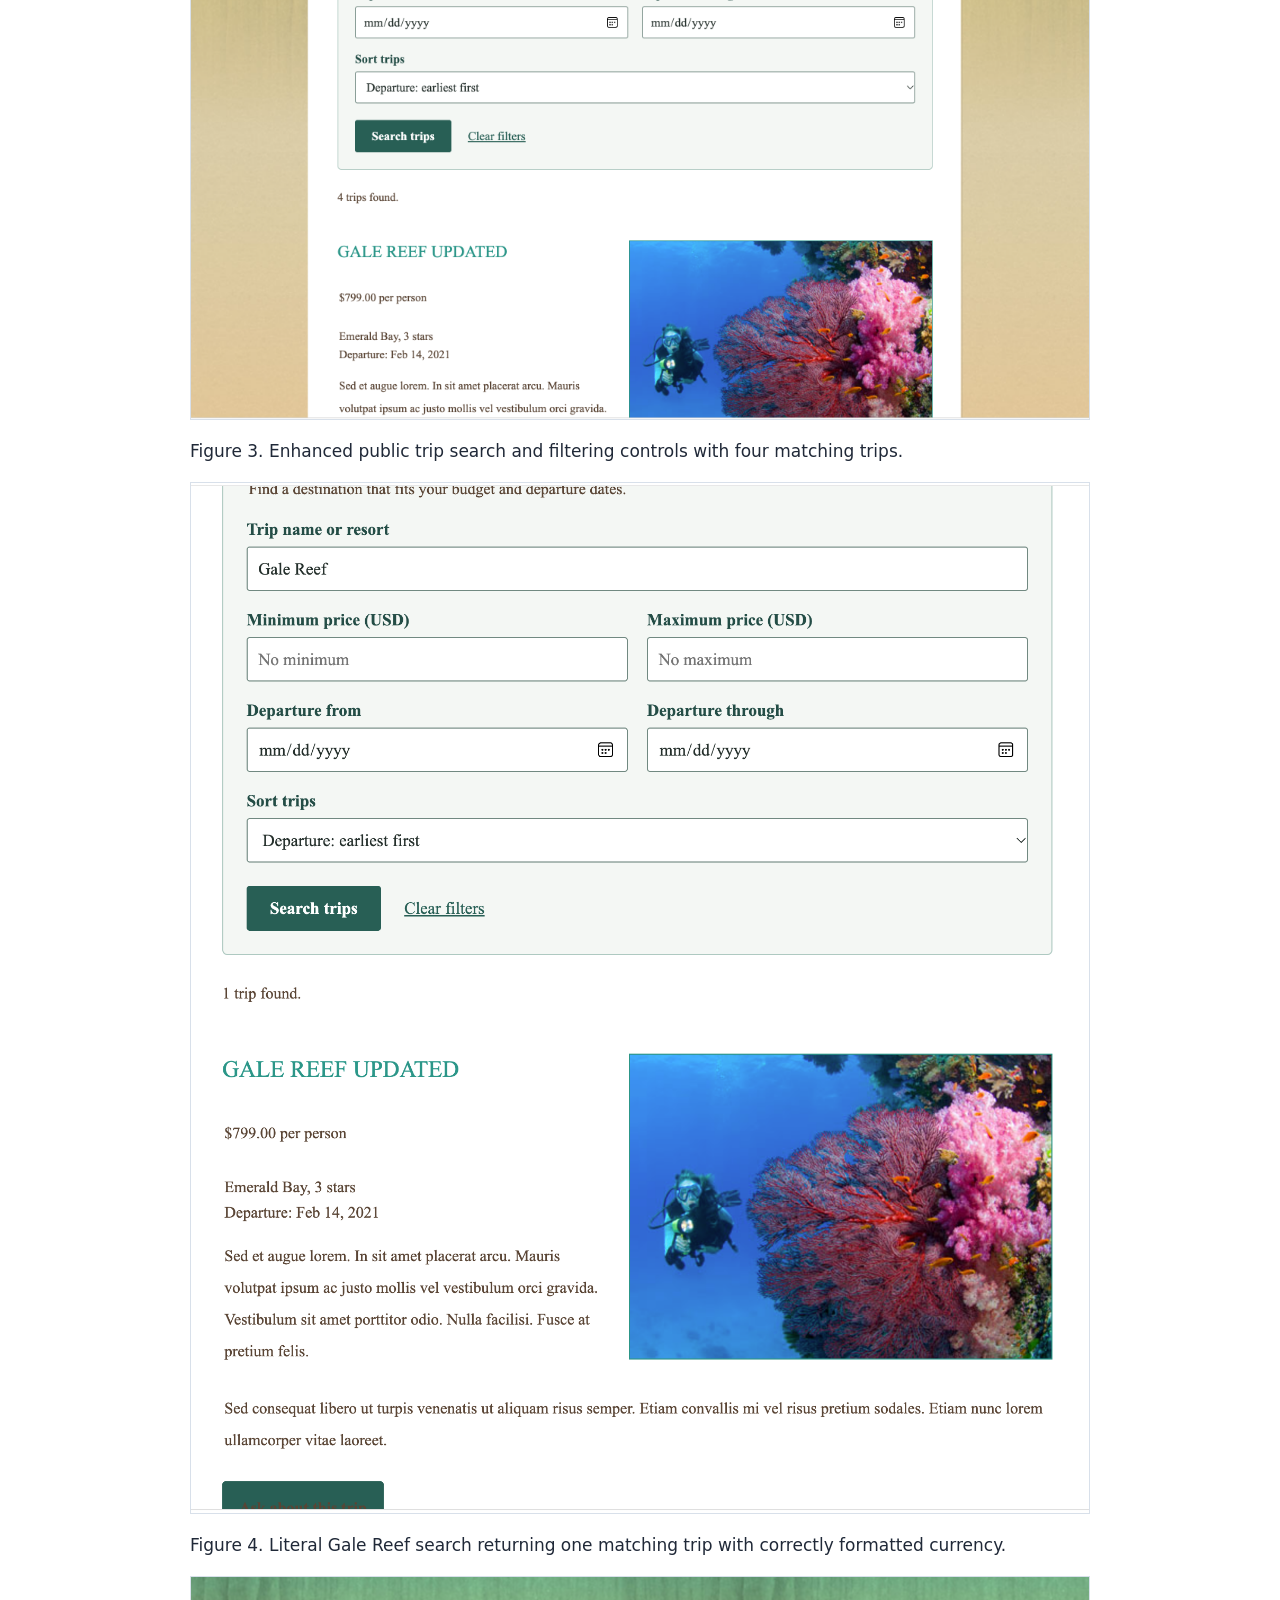
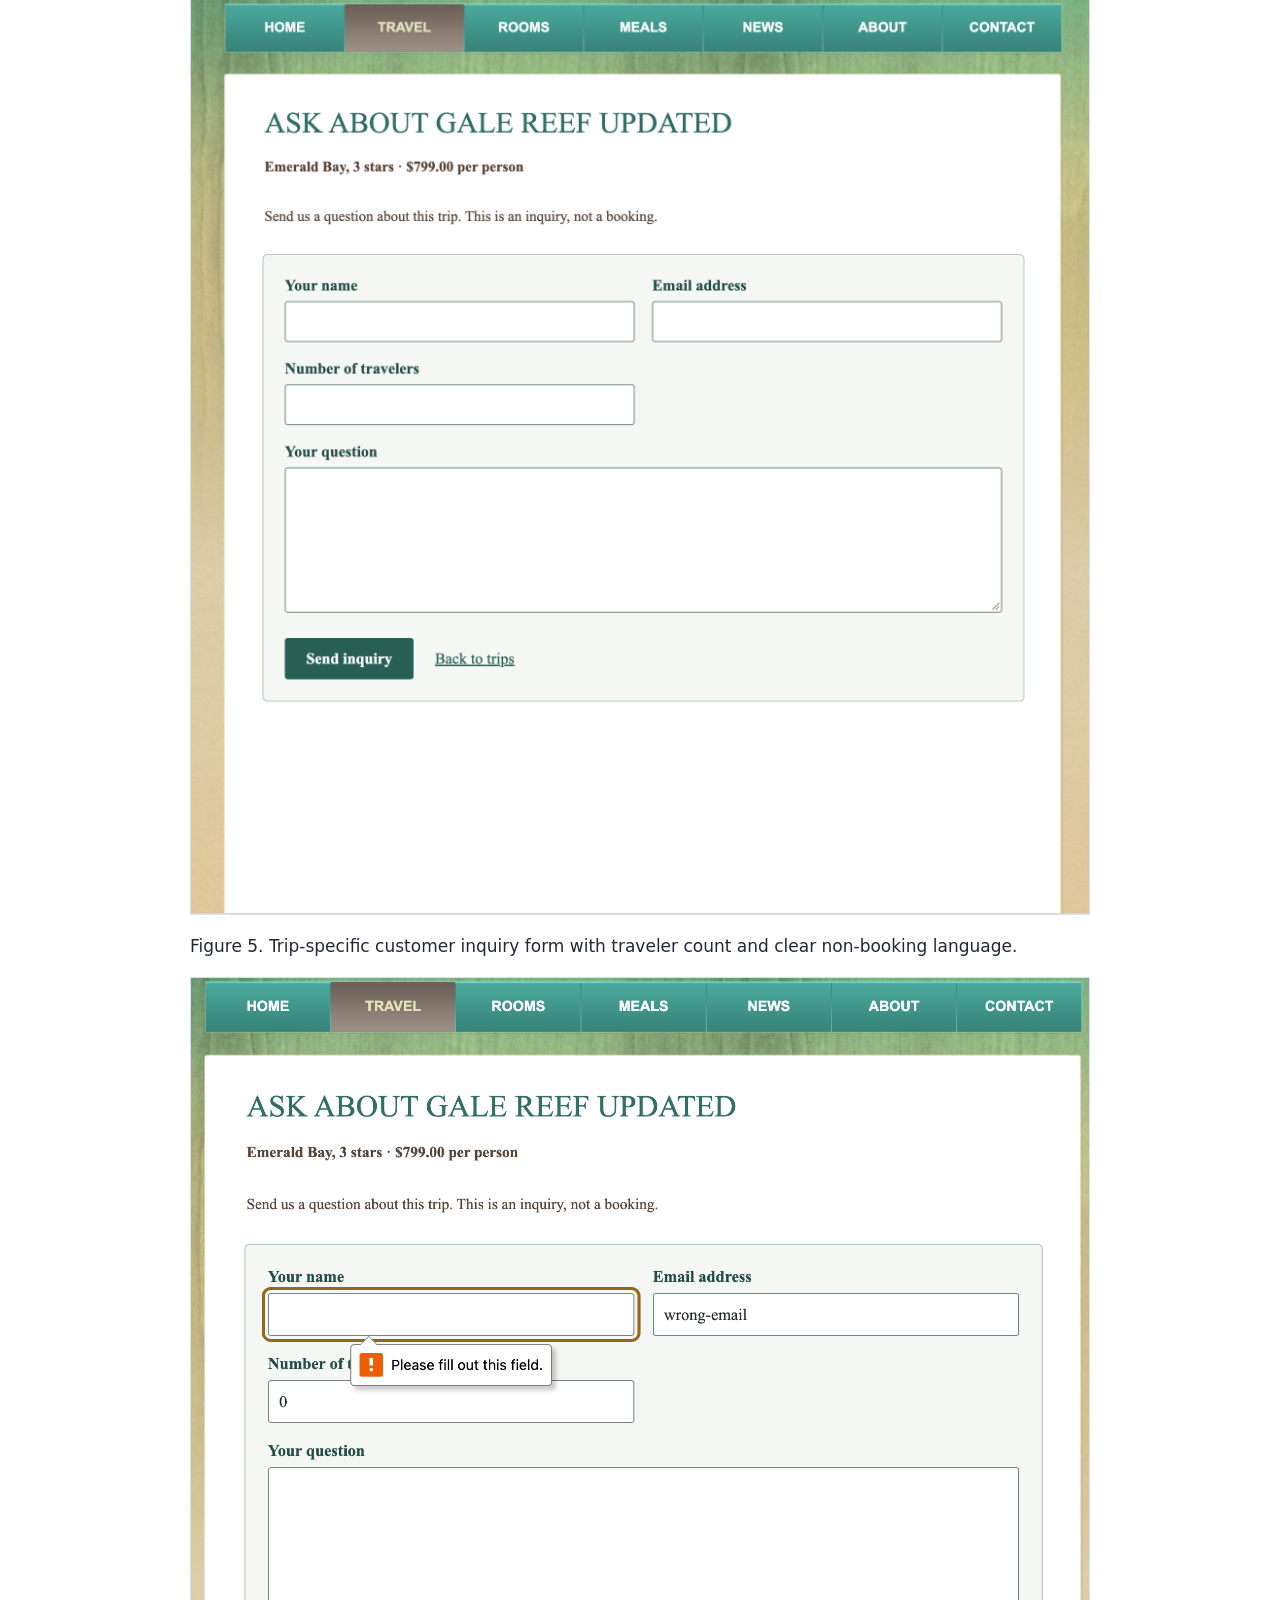
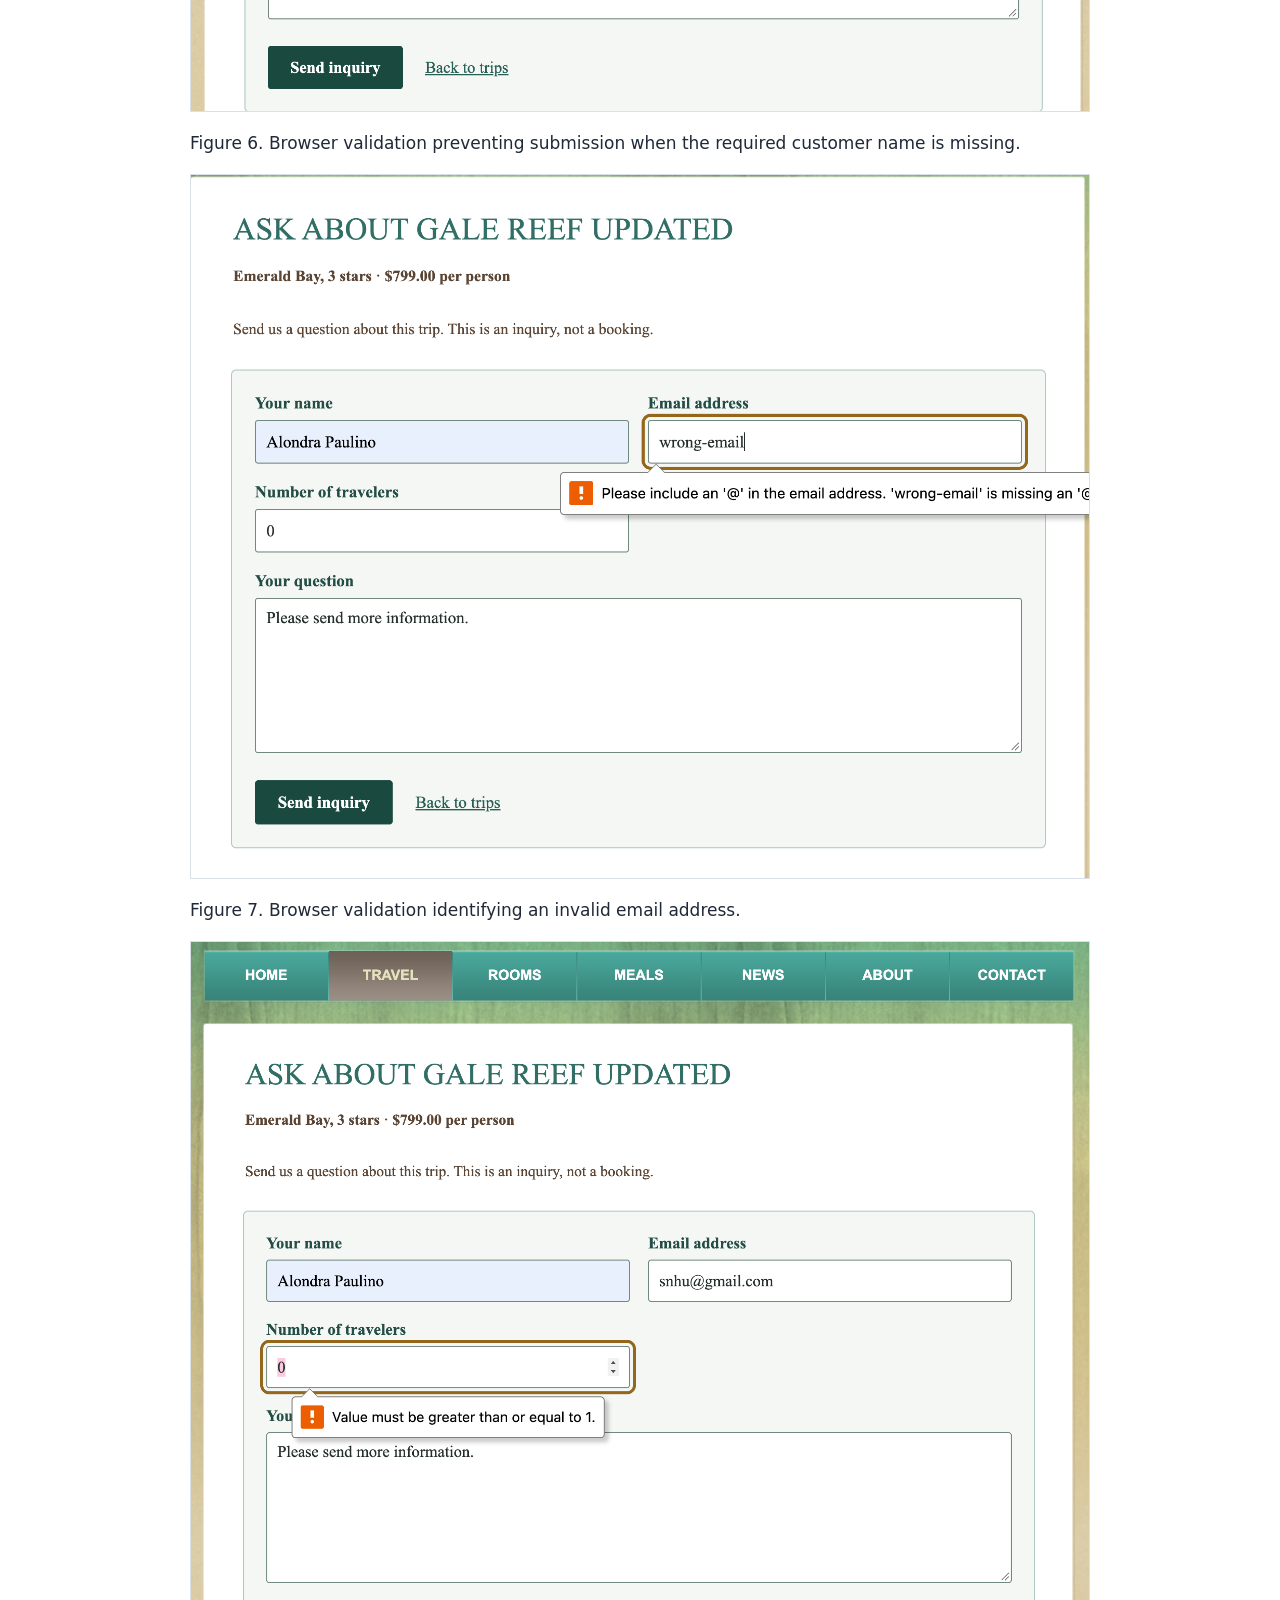
<file: enhancement-one/narrative.html>
<!doctype html>
<html lang="en"><head><meta charset="utf-8"><meta name="viewport" content="width=device-width, initial-scale=1"><title>Enhancement Narrative | CS 499 Capstone</title><link rel="stylesheet" href="../styles.css"></head>
<body><a class="skip-link" href="#content">Skip to content</a><header class="hero"><div class="container"><p class="eyebrow">CS 499 Computer Science Capstone</p><h1>Enhancement Narrative</h1><p class="intro">Software Design and Engineering</p></div></header>
<main id="content" class="container reading"><nav aria-label="Portfolio navigation"><a href="../">Portfolio home</a> · <a href="./">Enhancement overview</a> · <a href="narrative.html">Narrative</a> · <a href="source.html">Source code</a> · <a href="evidence.html">Evidence</a></nav><h2>Enhancement Narrative</h2><p>Read the complete submitted narrative below, including its tables and evidence figures.</p><p><a class="button" href="narrative.docx">Download the Word narrative</a></p><p>CS 499 Enhancement One Narrative</p>
<p>Software Design and Engineering</p>
<p>Travlr Getaways Full Stack Application</p>
<p>Alondra Paulino Santos</p>
<p>CS 499 Computer Science Capstone</p>
<p>Southern New Hampshire University</p>
<p>October 11, 2026</p>
<h2>Artifact Overview</h2>
<p>For Enhancement One, I selected the Travlr Getaways full-stack web application that I originally developed as my CS 465 final project during summer 2026. The artifact uses a MongoDB, Express, Angular, and Node.js architecture and includes a public travel site and an administrator application. I selected this artifact because it represents a complete software system rather than an isolated exercise. It gave me the opportunity to demonstrate front-end development, server-side validation, API design, database integration, authentication, authorization, testing, and communication with both customers and staff users.</p>
<p>The original artifact allowed an authenticated administrator to add, edit, and delete trips. It demonstrated basic CRUD functionality, but it did not provide customers with a structured way to search the catalog or ask a question about a specific trip. The original implementation also did not provide enough evidence that monetary values were stored exactly, that authorization was checked against a user’s current role, or that failure paths were handled safely. My enhancement moved the application beyond basic functionality by creating a more complete and secure customer-to-staff workflow.</p>
<h2>Reason for Selecting the Artifact</h2>
<p>I chose Travlr Getaways because it connects directly to my goal of becoming a software engineer. It shows how several parts of a production-style application work together and how a change in one layer affects the others. For example, adding customer inquiries required changes to the public interface, routes, controllers, validation utilities, database models, the protected Angular administrator interface, and automated tests. This made the artifact appropriate for demonstrating software design and engineering rather than only visual changes.</p>
<p>The artifact also allowed me to respond directly to instructor feedback. The feedback asked for specific implementation evidence, exact validation rules, an explanation of authentication and API security, before-and-after examples, test results, and clear design decisions and trade-offs. The following sections explain what I implemented and connect each claim to evidence in the appendix.</p>
<h2>Enhancement Goals</h2>
<div class="table-scroll"><table><tr><th>Goal</th><th>How the enhancement addressed it</th></tr><tr><td>Improve customer value</td><td>Added trip search, combined filtering, deterministic sorting, trip-linked inquiry forms, and confirmation references.</td></tr><tr><td>Improve data integrity</td><td>Added strict server-side validation, exact Decimal128 price storage, bounded values, and allowlisted updates.</td></tr><tr><td>Improve security</td><td>Separated authentication from authorization, checked the current database role for every protected request, and returned safe errors.</td></tr><tr><td>Improve maintainability</td><td>Centralized validation and search construction, preserved the existing application architecture, and added repeatable automated tests.</td></tr><tr><td>Improve evidence and communication</td><td>Documented exact rules, design trade-offs, functional behavior, negative paths, and automated results for technical and nontechnical readers.</td></tr></table></div>
<h2>Implemented Enhancements</h2>
<h3>Trip Search, Filtering, and Sorting</h3>
<p>I added a public search interface that allows customers to search by trip name or resort, set inclusive minimum and maximum prices, select a departure-date range, and choose an allowlisted sort order. Search text is limited to one scalar value of no more than 100 characters. Regular-expression metacharacters are escaped so text such as an asterisk is treated literally instead of becoming an executable pattern. Date filters accept real YYYY-MM-DD calendar dates, require the ending date to be on or after the starting date, and include the entire ending day. Price and date filters can be combined, and the form retains the customer’s choices after submission. Every allowed sort includes MongoDB _id as a unique tie-breaker so repeated requests return a stable order.</p>
<h3>Exact Price Handling</h3>
<p>I replaced permissive price handling with an exact monetary contract. A trip price must be a finite JSON number from 0 through 999,999,999.99 and may contain no more than two decimal places. Blank values, booleans, currency symbols, grouped strings, excessive decimal places, and out-of-range values are rejected before database access. Valid values are stored as MongoDB Decimal128 and serialized as numeric JSON values for the application. This design prevents silent rounding and binary floating-point errors while preserving correct numeric sorting and filtering.</p>
<h3>Customer Inquiry Workflow</h3>
<p>I added an inquiry action to each public trip. The form displays the selected trip and clearly explains that the submission is an inquiry rather than a booking. A successful submission creates a New inquiry, generates a customer reference number, and redirects to a confirmation page protected by a signed, short-lived receipt. The confirmation does not expose a MongoDB identifier and cannot be opened by simply guessing another customer’s reference number.</p>
<h3>Staff Inquiry Workflow</h3>
<p>Authenticated staff can open a protected inquiry inbox, review customer questions, filter them by status, move through paginated results, and update an inquiry to New, In progress, or Closed. The status controller accepts only the status field. It cannot be used to overwrite the customer’s name, email, message, trip, or reference number. This produces a useful operational workflow while limiting the authority of each request.</p>
<h3>Authentication, Authorization, and Safe Failure Handling</h3>
<p>The application treats authentication and authorization as separate decisions. JWT middleware first authenticates the requester. Staff-only middleware then retrieves the account from MongoDB and checks its current role before a protected inquiry read, trip mutation, or status update is allowed. Checking the database on every protected request means a revoked staff role stops working immediately, even when the user still has a previously issued token. Public registration always creates a customer account, so a client cannot assign itself a staff role by including one in the request.</p>
<p>I also limited error exposure. Invalid inputs return bounded field messages, while database failures return generic responses rather than raw queries, connection details, or stack traces. Legacy trip descriptions are sanitized so only paragraph markup is retained. These decisions protect customer data and reduce the opportunity for malformed input to change application behavior.</p>
<h2>Exact Validation Rules</h2>
<div class="table-scroll"><table><tr><th>Input or operation</th><th>Implemented rule</th><th>Failure behavior</th></tr><tr><td>Customer name</td><td>Trimmed string, 2–100 characters; control characters rejected.</td><td>Field-specific error; reflected value bounded to 100 characters.</td></tr><tr><td>Email address</td><td>Trimmed, maximum 254 characters, with one local portion, @, and a domain containing a period.</td><td>Field-specific valid-email message.</td></tr><tr><td>Traveler count</td><td>Whole number from 1 through 20.</td><td>Zero, negatives, decimals, text, and arrays rejected.</td></tr><tr><td>Inquiry message</td><td>Trimmed text, 10–2,000 characters; disallowed control characters rejected.</td><td>Field-specific error; reflected value bounded to 2,000 characters.</td></tr><tr><td>Trip price</td><td>Finite number from 0 through 999,999,999.99 with at most two decimal places; stored as Decimal128.</td><td>HTTP 400 before database access; no rounding or coercion.</td></tr><tr><td>Search text</td><td>Single scalar value, trimmed, maximum 100 characters; regex characters escaped.</td><td>Unknown, repeated, or unsupported parameters return HTTP 400.</td></tr><tr><td>Price filters</td><td>Inclusive bounds; maximum must be greater than or equal to minimum.</td><td>Invalid or reversed bounds return field errors.</td></tr><tr><td>Date filters</td><td>Real YYYY-MM-DD dates; end must be on or after start and includes the entire end day.</td><td>Impossible dates and reversed ranges rejected.</td></tr><tr><td>Sort selection</td><td>Departure asc/desc, price asc/desc, or name asc; _id is a deterministic tie-breaker.</td><td>Unknown sort values return HTTP 400.</td></tr><tr><td>Inquiry status</td><td>Only new, in_progress, or closed; PATCH body may contain only status.</td><td>Invalid IDs/updates return 400; missing records return 404.</td></tr></table></div>
<h2>Testing and Verification</h2>
<p>I verified the enhancement with layered testing instead of relying only on screenshots. Screenshots demonstrate the user-visible workflow, while unit and integration tests verify behaviors that are difficult to prove visually, including Decimal128 storage, rejection before database access, safe failures, role revocation, and authorization boundaries. All suites passed during final verification on October 10 and 11, 2026. The HTTP 400, 401, 403, 404, and 503 entries visible in the integration logs are intentional negative-path assertions, not failures.</p>
<div class="table-scroll"><table><tr><th>Test suite</th><th>Result</th><th>Evidence provided</th></tr><tr><td>Backend unit tests</td><td>15 passed; 0 failed</td><td>Inquiry normalization, exact prices, description sanitization, search validation, stable sorting, and controller rejection.</td></tr><tr><td>Angular tests</td><td>8 files; 16 tests passed</td><td>Components, services, numeric price forms, add/edit behavior, trip listing, and inquiry-list behavior.</td></tr><tr><td>Price and CRUD integration</td><td>Passed</td><td>Create/read/update/delete, invalid price rejection, Decimal128 storage, numeric sorting/filtering, and display.</td></tr><tr><td>Search integration</td><td>Passed</td><td>Combined filters, inclusive dates, literal text, retained values, empty results, validation, and safe 503 messages.</td></tr><tr><td>Customer inquiry integration</td><td>Passed</td><td>Trip binding, validation, persistence, signed receipt, confirmation, and staff-only status behavior.</td></tr><tr><td>Staff integration</td><td>Passed</td><td>401/403 protection, pagination, filtering, updates, registration role, and immediate role revocation.</td></tr></table></div>
<h2>Before-and-After Analysis</h2>
<div class="table-scroll"><table><tr><th>Area</th><th>Before</th><th>After</th></tr><tr><td>Trip discovery</td><td>Static catalog without customer-controlled search, ranges, or explicit sorting.</td><td>Combined validated search and filters with retained criteria and deterministic sorting.</td></tr><tr><td>Price handling</td><td>Basic per-person field without evidence of exact storage or malformed-value rejection.</td><td>Exact Decimal128 storage, strict two-decimal validation, and tested numeric filtering/sorting.</td></tr><tr><td>Customer communication</td><td>No trip-linked inquiry or confirmation workflow.</td><td>Validated inquiry, generated reference, signed receipt, and confirmation page.</td></tr><tr><td>Administrator workflow</td><td>Trip CRUD only.</td><td>Trip management plus protected inquiry inbox, pagination, filtering, and status updates.</td></tr><tr><td>Security evidence</td><td>Login supported administration, but screenshots did not prove current-role checks or negative paths.</td><td>Database-backed current-role authorization and tests for 401, 403, invalid updates, and revocation.</td></tr><tr><td>Testing evidence</td><td>Screenshots primarily demonstrated CRUD use.</td><td>Six automated suites verify successful behavior, validation boundaries, database behavior, security, and safe failure.</td></tr></table></div>
<p>Only two useful screenshots from the original artifact were retained. They document the original administrator list and edit form. There was no original screenshot of the public travel page. For behaviors that were not captured visually, the submitted source code serves as the baseline, and the enhanced screenshots and automated tests provide the strongest evidence of the completed changes.</p>
<h2>Design Decisions and Trade-Offs</h2>
<p>I selected Decimal128 instead of binary floating-point storage because prices must retain exact cents during sorting, filtering, and updates. This required conversion logic at the database and API boundaries, but it prevents silent precision loss and makes the stored representation match the meaning of the field.</p>
<p>I preserved the existing server-rendered customer site and expanded the Angular administrator application. This reduced migration risk and respected the original architecture while establishing clear public and staff responsibilities. The trade-off is that two interfaces must be maintained and tested, which I addressed with backend, integration, and Angular test suites.</p>
<p>I used a signed, short-lived receipt for confirmation instead of exposing database identifiers. I also chose to check the current database role on every staff request instead of trusting only a role recorded in an older token. These decisions add a small amount of processing and implementation complexity, but they reduce information exposure and ensure that removed privileges stop working immediately.</p>
<p>The application uses browser validation for immediate guidance and repeats the rules on the server. This duplicates some validation logic, but the duplication is intentional: browser messages help nontechnical customers correct mistakes, while server validation protects the system from modified clients and direct API requests.</p>
<h2>Connection to the Computer Science Program Outcomes</h2>
<h3>Course Outcome 1: Collaboration and Decision-Making</h3>
<p>This enhancement supports collaboration by presenting the same workflow in forms appropriate for different audiences. Customers receive plain-language search controls, validation feedback, and a reference number. Staff receive an organized inbox, status filters, and explicit save actions that support consistent decisions. Technical collaborators receive the validation contract, endpoint behavior, design trade-offs, and test evidence needed to review or maintain the system. By connecting customer questions to staff decisions without exposing internal identifiers, the solution helps technical and nontechnical users contribute to one shared process.</p>
<h3>Course Outcome 2: Professional Communication</h3>
<p>I used written, visual, and technical communication throughout the enhancement. The public pages explain the purpose and limits of the inquiry process, the administrator interface explains when a status change takes effect, and the evidence appendix shows observable results. This narrative and the revised design document communicate the architecture, validation rules, security decisions, and test outcomes in language that can be understood by an instructor, developer, employer, or nontechnical stakeholder.</p>
<h3>Course Outcome 3: Computing Solutions and Algorithmic Principles</h3>
<p>The search feature demonstrates the design and evaluation of a computing solution with explicit constraints. It constructs database queries only from validated, allowlisted inputs; combines text, price, and date criteria; escapes regex characters; and produces deterministic results with a unique tie-breaker. The design uses database-side filtering and sorting instead of retrieving the entire collection and sorting it in application memory. That choice scales with the database query engine and avoids unnecessary transfer and processing. I evaluated the solution through combined-filter, empty-result, invalid-input, safe-failure, and numeric-order integration tests.</p>
<h3>Course Outcome 4: Techniques, Skills, and Tools</h3>
<p>The enhancement applies full-stack development skills across Express controllers and middleware, Mongoose schemas and Decimal128 data, Handlebars pages, Angular components and services, JWT authentication, role-based authorization, and automated tests. I used these tools to deliver business value: customers can find relevant trips and request information, while staff can manage the resulting work in a controlled interface. Centralized validation and repeatable tests also make future maintenance safer.</p>
<h3>Course Outcome 5: Security Mindset</h3>
<p>I anticipated how malformed input, stale permissions, mass assignment, unsafe error messages, regular-expression characters, and exposed identifiers could be abused. I mitigated those risks through strict server validation, allowlisted fields and sort values, literal search handling, current-role authorization, signed confirmation receipts, sanitized descriptions, and generic failure responses. Negative-path tests verify not only that valid users succeed but also that unauthenticated, unauthorized, invalid, and revoked requests fail safely.</p>
<h2>Reflection</h2>
<p>Enhancing this artifact helped me understand that software engineering is not complete when a feature works once on the screen. A maintainable solution needs an explicit data contract, protected trust boundaries, predictable failure behavior, and evidence that the important paths continue to work. The most valuable part of this enhancement was connecting user-visible behavior to server rules and automated verification.</p>
<p>I also learned that documentation is part of implementation. My original work showed functionality, but it did not make every design decision easy to evaluate. By documenting exact rules, security responsibilities, test outcomes, and trade-offs, I can now explain why the solution is reliable and how another developer could continue the work. The final artifact better represents the quality of work I want to present to employers after graduation.</p>
<h2>Evidence Appendix</h2>
<p>The following figures document the original artifact, the enhanced customer and staff workflows, and the final automated verification. Test receipt values were redacted before capture, and no passwords or production credentials are included.</p>
<p><a href="assets/narrative-figure-1.png"><img class="evidence-image" loading="lazy" src="assets/narrative-figure-1.png" alt="Narrative evidence figure 1; description appears in the adjacent caption"></a></p>
<p>Figure 1. Original administrator trip list demonstrating the baseline CRUD interface.</p>
<p><a href="assets/narrative-figure-2.png"><img class="evidence-image" loading="lazy" src="assets/narrative-figure-2.png" alt="Narrative evidence figure 2; description appears in the adjacent caption"></a></p>
<p>Figure 2. Original trip edit form before the documented validation, exact-price, inquiry, and testing enhancements.</p>
<p><a href="assets/narrative-figure-3.png"><img class="evidence-image" loading="lazy" src="assets/narrative-figure-3.png" alt="Narrative evidence figure 3; description appears in the adjacent caption"></a></p>
<p>Figure 3. Enhanced public trip search and filtering controls with four matching trips.</p>
<p><a href="assets/narrative-figure-4.png"><img class="evidence-image" loading="lazy" src="assets/narrative-figure-4.png" alt="Narrative evidence figure 4; description appears in the adjacent caption"></a></p>
<p>Figure 4. Literal Gale Reef search returning one matching trip with correctly formatted currency.</p>
<p><a href="assets/narrative-figure-5.png"><img class="evidence-image" loading="lazy" src="assets/narrative-figure-5.png" alt="Narrative evidence figure 5; description appears in the adjacent caption"></a></p>
<p>Figure 5. Trip-specific customer inquiry form with traveler count and clear non-booking language.</p>
<p><a href="assets/narrative-figure-6.png"><img class="evidence-image" loading="lazy" src="assets/narrative-figure-6.png" alt="Narrative evidence figure 6; description appears in the adjacent caption"></a></p>
<p>Figure 6. Browser validation preventing submission when the required customer name is missing.</p>
<p><a href="assets/narrative-figure-7.png"><img class="evidence-image" loading="lazy" src="assets/narrative-figure-7.png" alt="Narrative evidence figure 7; description appears in the adjacent caption"></a></p>
<p>Figure 7. Browser validation identifying an invalid email address.</p>
<p><a href="assets/narrative-figure-8.png"><img class="evidence-image" loading="lazy" src="assets/narrative-figure-8.png" alt="Narrative evidence figure 8; description appears in the adjacent caption"></a></p>
<p>Figure 8. Browser validation enforcing a minimum of one traveler.</p>
<p><a href="assets/narrative-figure-9.png"><img class="evidence-image" loading="lazy" src="assets/narrative-figure-9.png" alt="Narrative evidence figure 9; description appears in the adjacent caption"></a></p>
<p>Figure 9. Saved-inquiry confirmation with generated customer reference number.</p>
<p><a href="assets/narrative-figure-10.png"><img class="evidence-image" loading="lazy" src="assets/narrative-figure-10.png" alt="Narrative evidence figure 10; description appears in the adjacent caption"></a></p>
<p>Figure 10. Protected staff inquiry inbox showing the submitted question and New status.</p>
<p><a href="assets/narrative-figure-11.png"><img class="evidence-image" loading="lazy" src="assets/narrative-figure-11.png" alt="Narrative evidence figure 11; description appears in the adjacent caption"></a></p>
<p>Figure 11. Staff status filtering and the saved In progress workflow update.</p>
<p><a href="assets/narrative-figure-12.png"><img class="evidence-image" loading="lazy" src="assets/narrative-figure-12.png" alt="Narrative evidence figure 12; description appears in the adjacent caption"></a></p>
<p>Figure 12. Backend unit-test run with 15 tests passed and no failures.</p>
<p><a href="assets/narrative-figure-13.png"><img class="evidence-image" loading="lazy" src="assets/narrative-figure-13.png" alt="Narrative evidence figure 13; description appears in the adjacent caption"></a></p>
<p>Figure 13. Angular test run with eight test files and 16 tests passed.</p>
<p><a href="assets/narrative-figure-14.png"><img class="evidence-image" loading="lazy" src="assets/narrative-figure-14.png" alt="Narrative evidence figure 14; description appears in the adjacent caption"></a></p>
<p>Figure 14. Price and CRUD integration evidence covering Decimal128 storage, rejection, sorting, filtering, and display.</p>
<p><a href="assets/narrative-figure-15.png"><img class="evidence-image" loading="lazy" src="assets/narrative-figure-15.png" alt="Narrative evidence figure 15; description appears in the adjacent caption"></a></p>
<p>Figure 15. Search integration evidence covering filters, validation, escaping, empty results, and safe failures.</p>
<p><a href="assets/narrative-figure-16.png"><img class="evidence-image" loading="lazy" src="assets/narrative-figure-16.png" alt="Narrative evidence figure 16; description appears in the adjacent caption"></a></p>
<p>Figure 16. Customer inquiry integration evidence with the signed receipt value redacted.</p>
<p><a href="assets/narrative-figure-17.png"><img class="evidence-image" loading="lazy" src="assets/narrative-figure-17.png" alt="Narrative evidence figure 17; description appears in the adjacent caption"></a></p>
<p>Figure 17. Staff integration evidence covering authentication, authorization, pagination, filtering, updates, and role revocation.</p></main><footer><div class="container">© Alondra Paulino Santos · CS 499 Computer Science Capstone</div></footer></body></html>
</file>
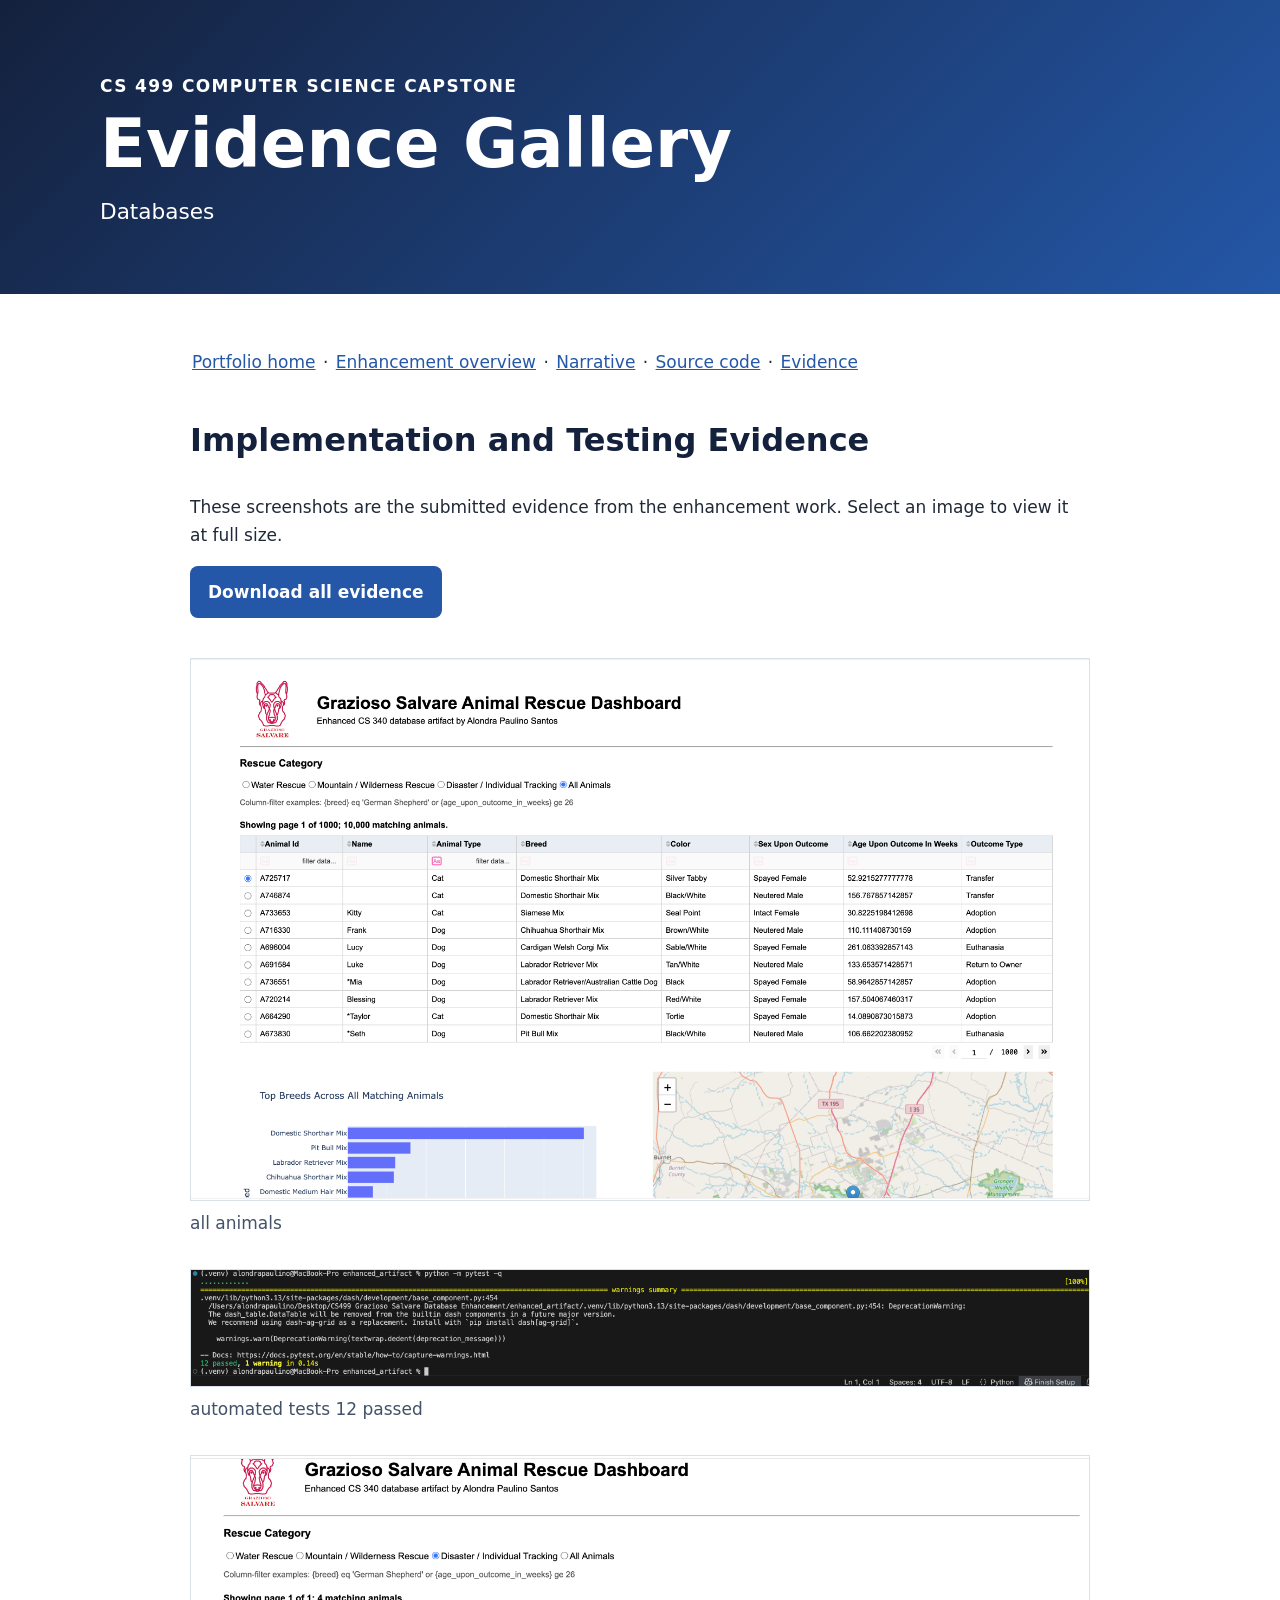
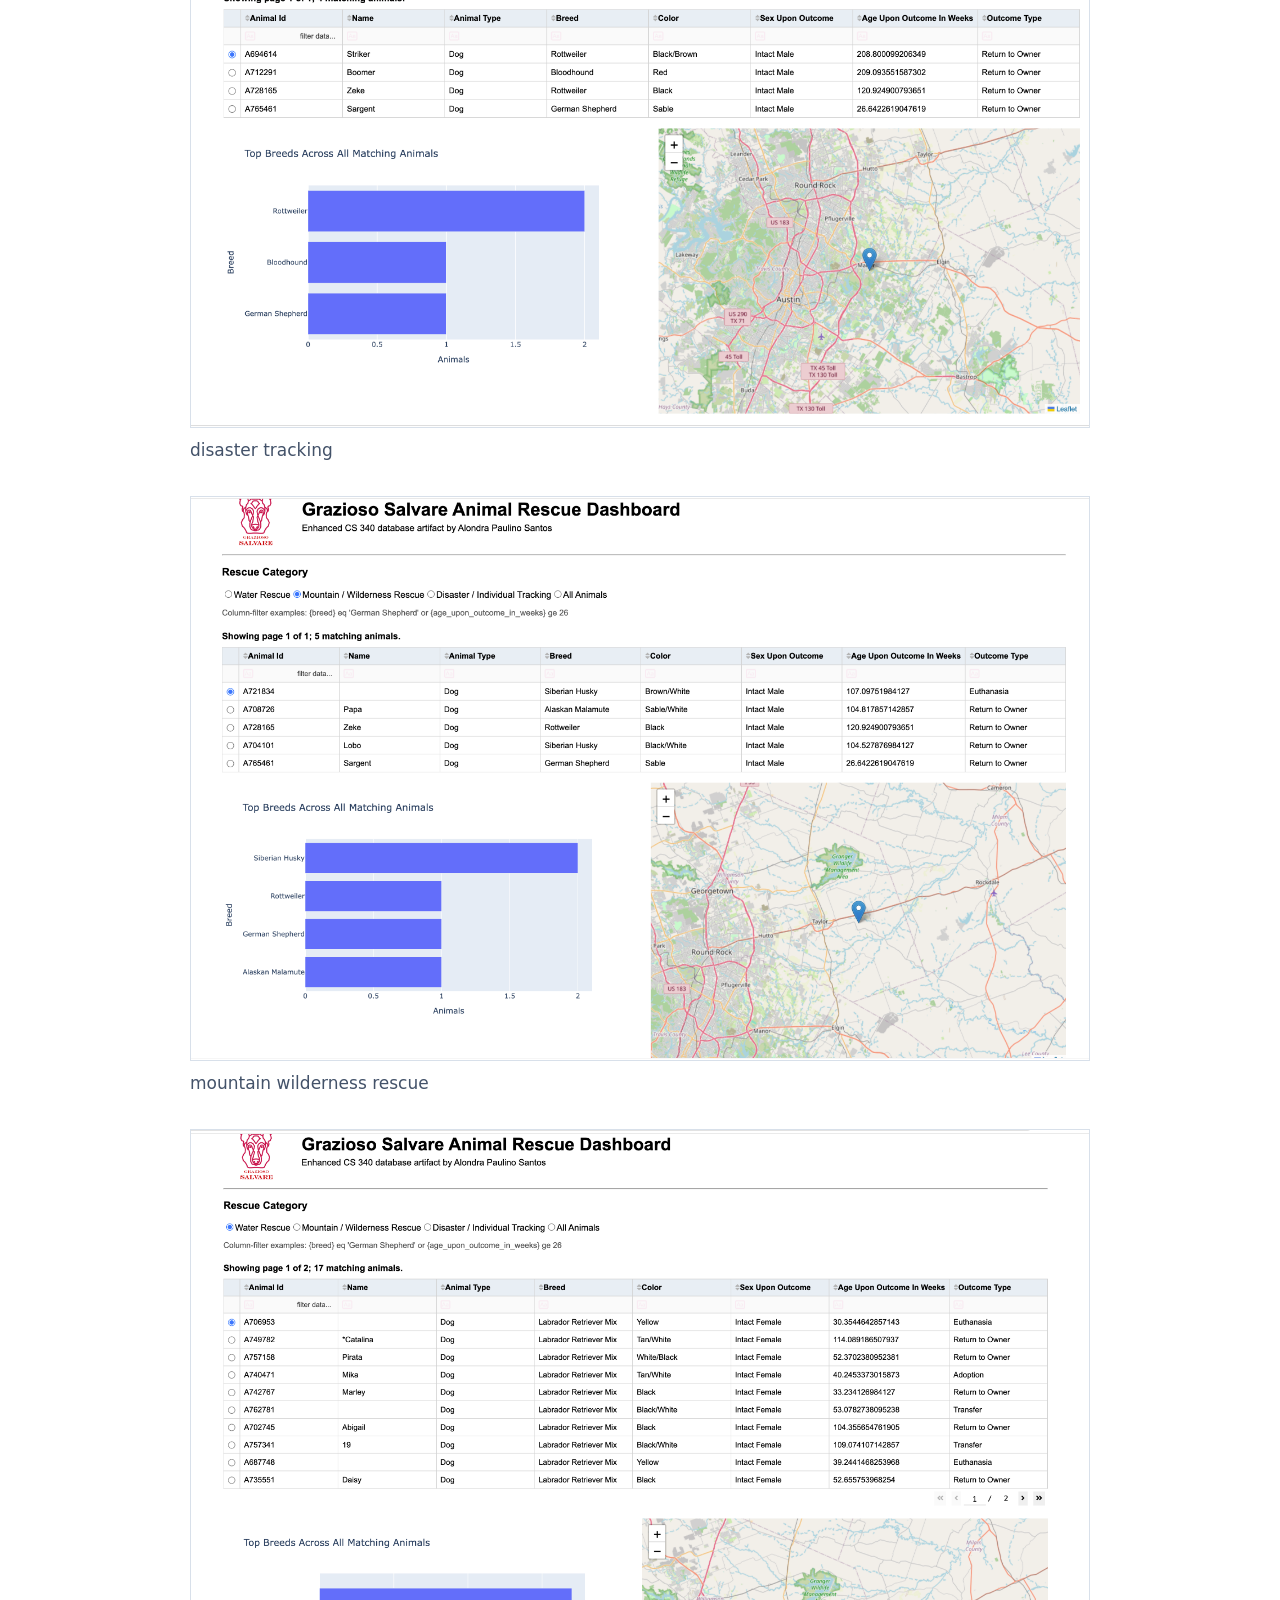
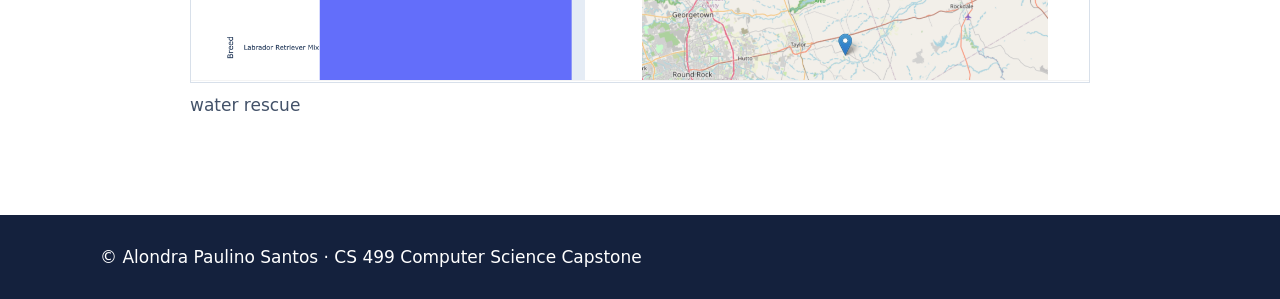
<file: enhancement-three/evidence.html>
<!doctype html>
<html lang="en"><head><meta charset="utf-8"><meta name="viewport" content="width=device-width, initial-scale=1"><title>Evidence Gallery | CS 499 Capstone</title><link rel="stylesheet" href="../styles.css"></head>
<body><a class="skip-link" href="#content">Skip to content</a><header class="hero"><div class="container"><p class="eyebrow">CS 499 Computer Science Capstone</p><h1>Evidence Gallery</h1><p class="intro">Databases</p></div></header>
<main id="content" class="container reading"><nav aria-label="Portfolio navigation"><a href="../">Portfolio home</a> · <a href="./">Enhancement overview</a> · <a href="narrative.html">Narrative</a> · <a href="source.html">Source code</a> · <a href="evidence.html">Evidence</a></nav><h2>Implementation and Testing Evidence</h2><p>These screenshots are the submitted evidence from the enhancement work. Select an image to view it at full size.</p><p><a class="button" href="CS340-Screenshots-and-Database-Evidence.zip">Download all evidence</a></p><figure><a href="assets/evidence-evidence-all-animals.png"><img class="evidence-image" loading="lazy" src="assets/evidence-evidence-all-animals.png" alt="all animals"></a><figcaption>all animals</figcaption></figure>
<figure><a href="assets/evidence-evidence-automated-tests-12-passed.png"><img class="evidence-image" loading="lazy" src="assets/evidence-evidence-automated-tests-12-passed.png" alt="automated tests 12 passed"></a><figcaption>automated tests 12 passed</figcaption></figure>
<figure><a href="assets/evidence-evidence-disaster-tracking.png"><img class="evidence-image" loading="lazy" src="assets/evidence-evidence-disaster-tracking.png" alt="disaster tracking"></a><figcaption>disaster tracking</figcaption></figure>
<figure><a href="assets/evidence-evidence-mountain-wilderness-rescue.png"><img class="evidence-image" loading="lazy" src="assets/evidence-evidence-mountain-wilderness-rescue.png" alt="mountain wilderness rescue"></a><figcaption>mountain wilderness rescue</figcaption></figure>
<figure><a href="assets/evidence-evidence-water-rescue.png"><img class="evidence-image" loading="lazy" src="assets/evidence-evidence-water-rescue.png" alt="water rescue"></a><figcaption>water rescue</figcaption></figure></main><footer><div class="container">© Alondra Paulino Santos · CS 499 Computer Science Capstone</div></footer></body></html>
</file>
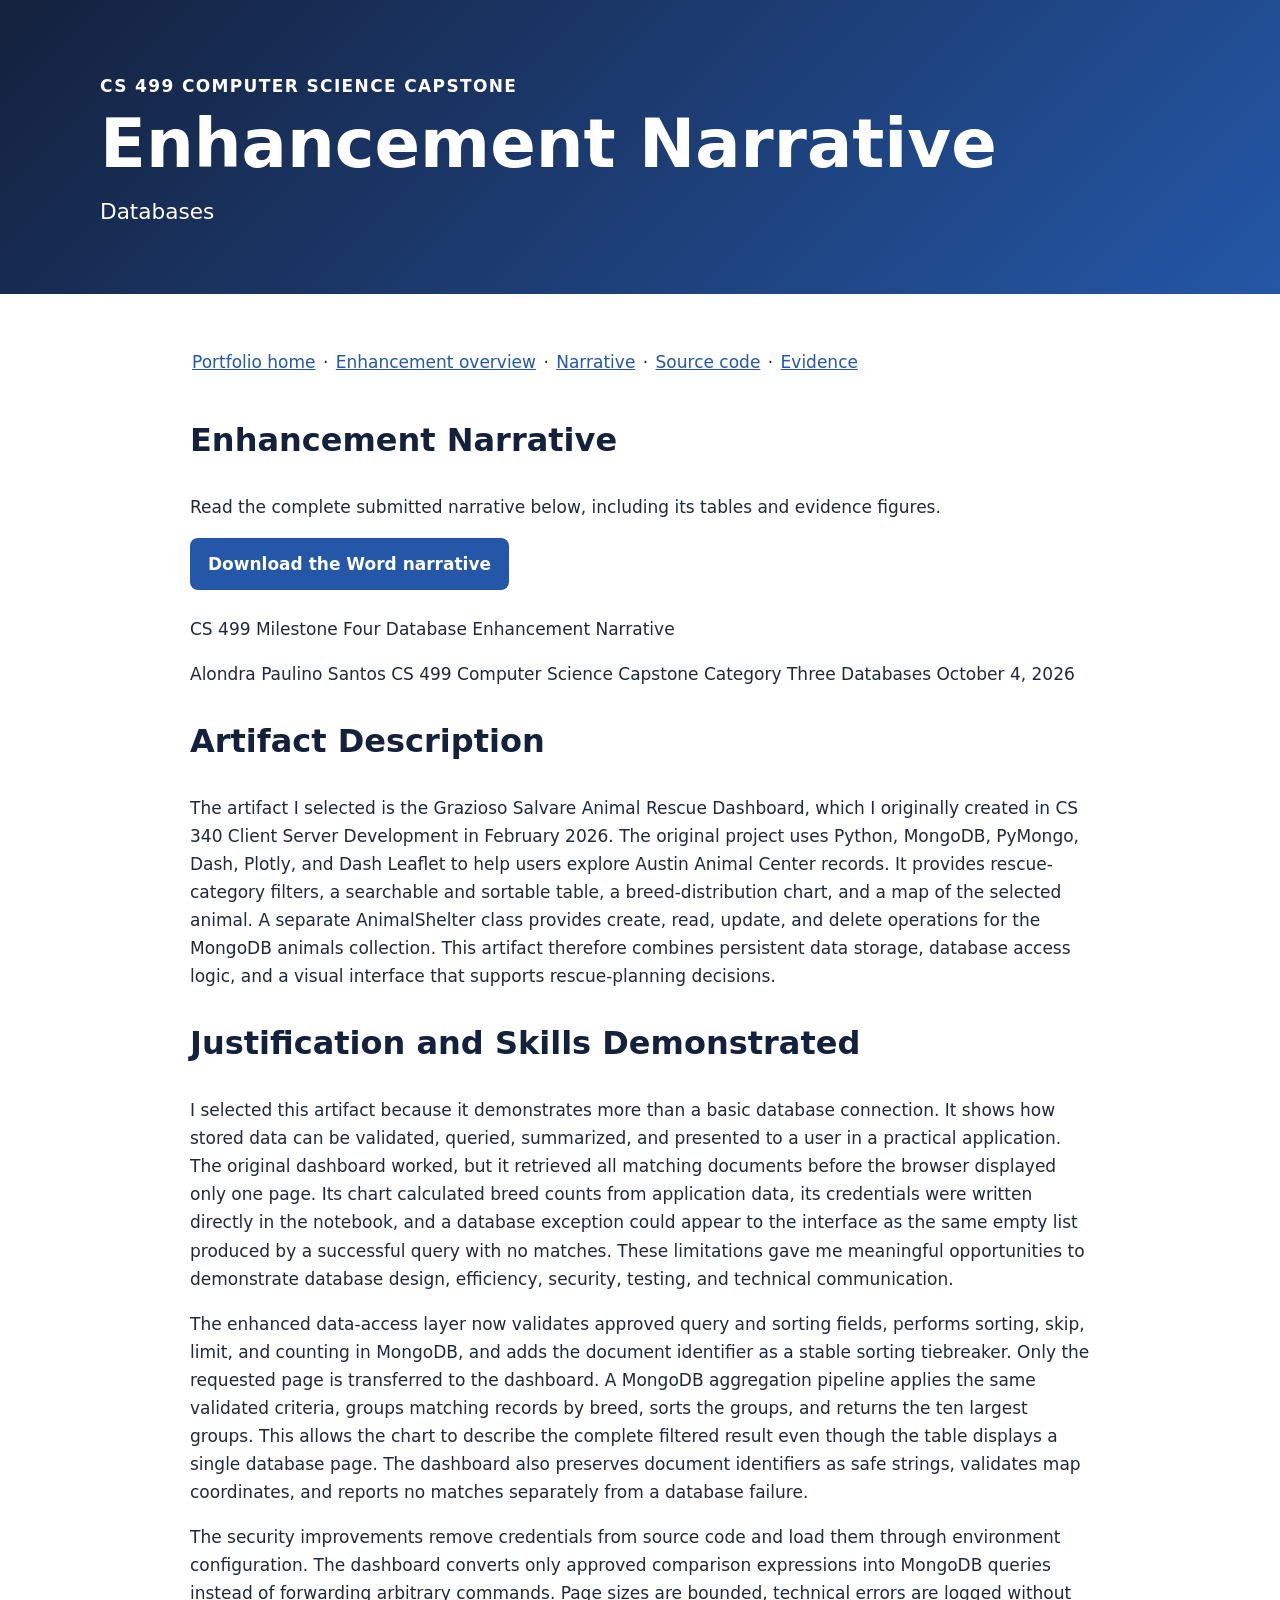
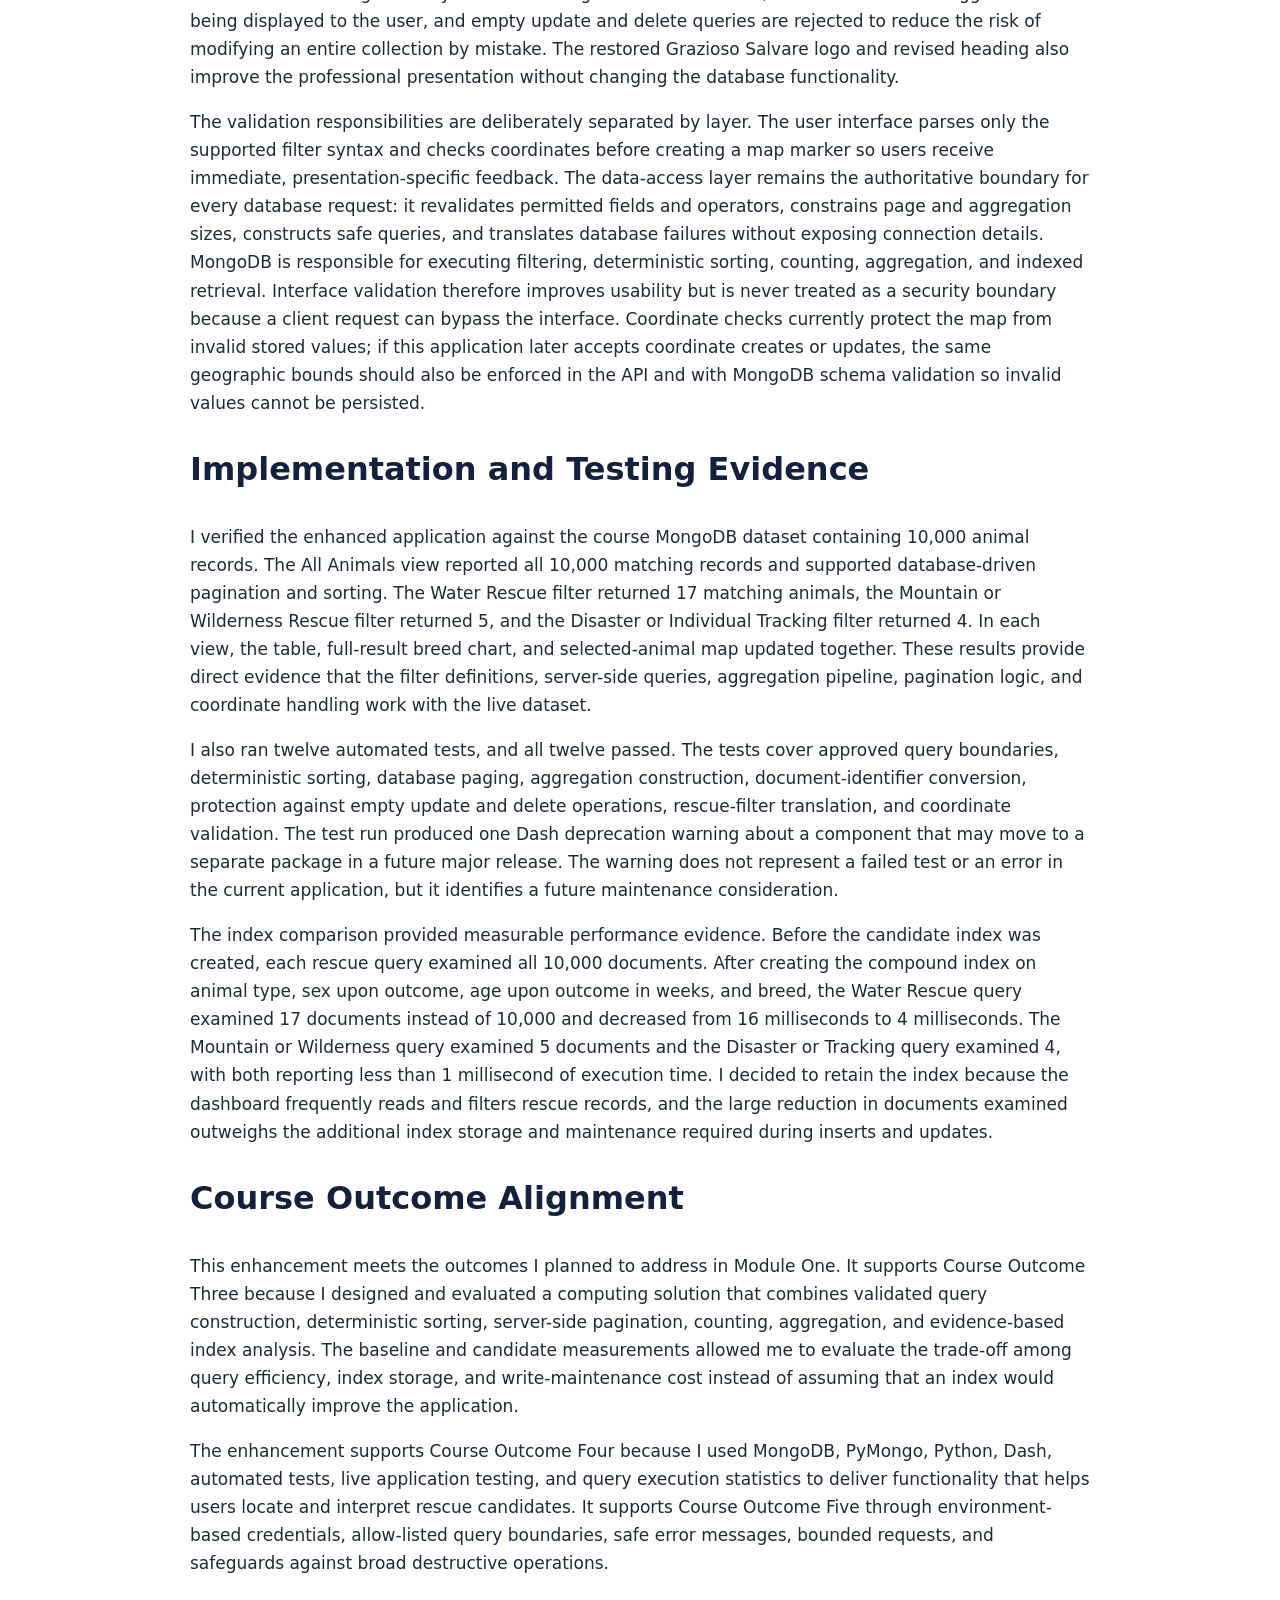
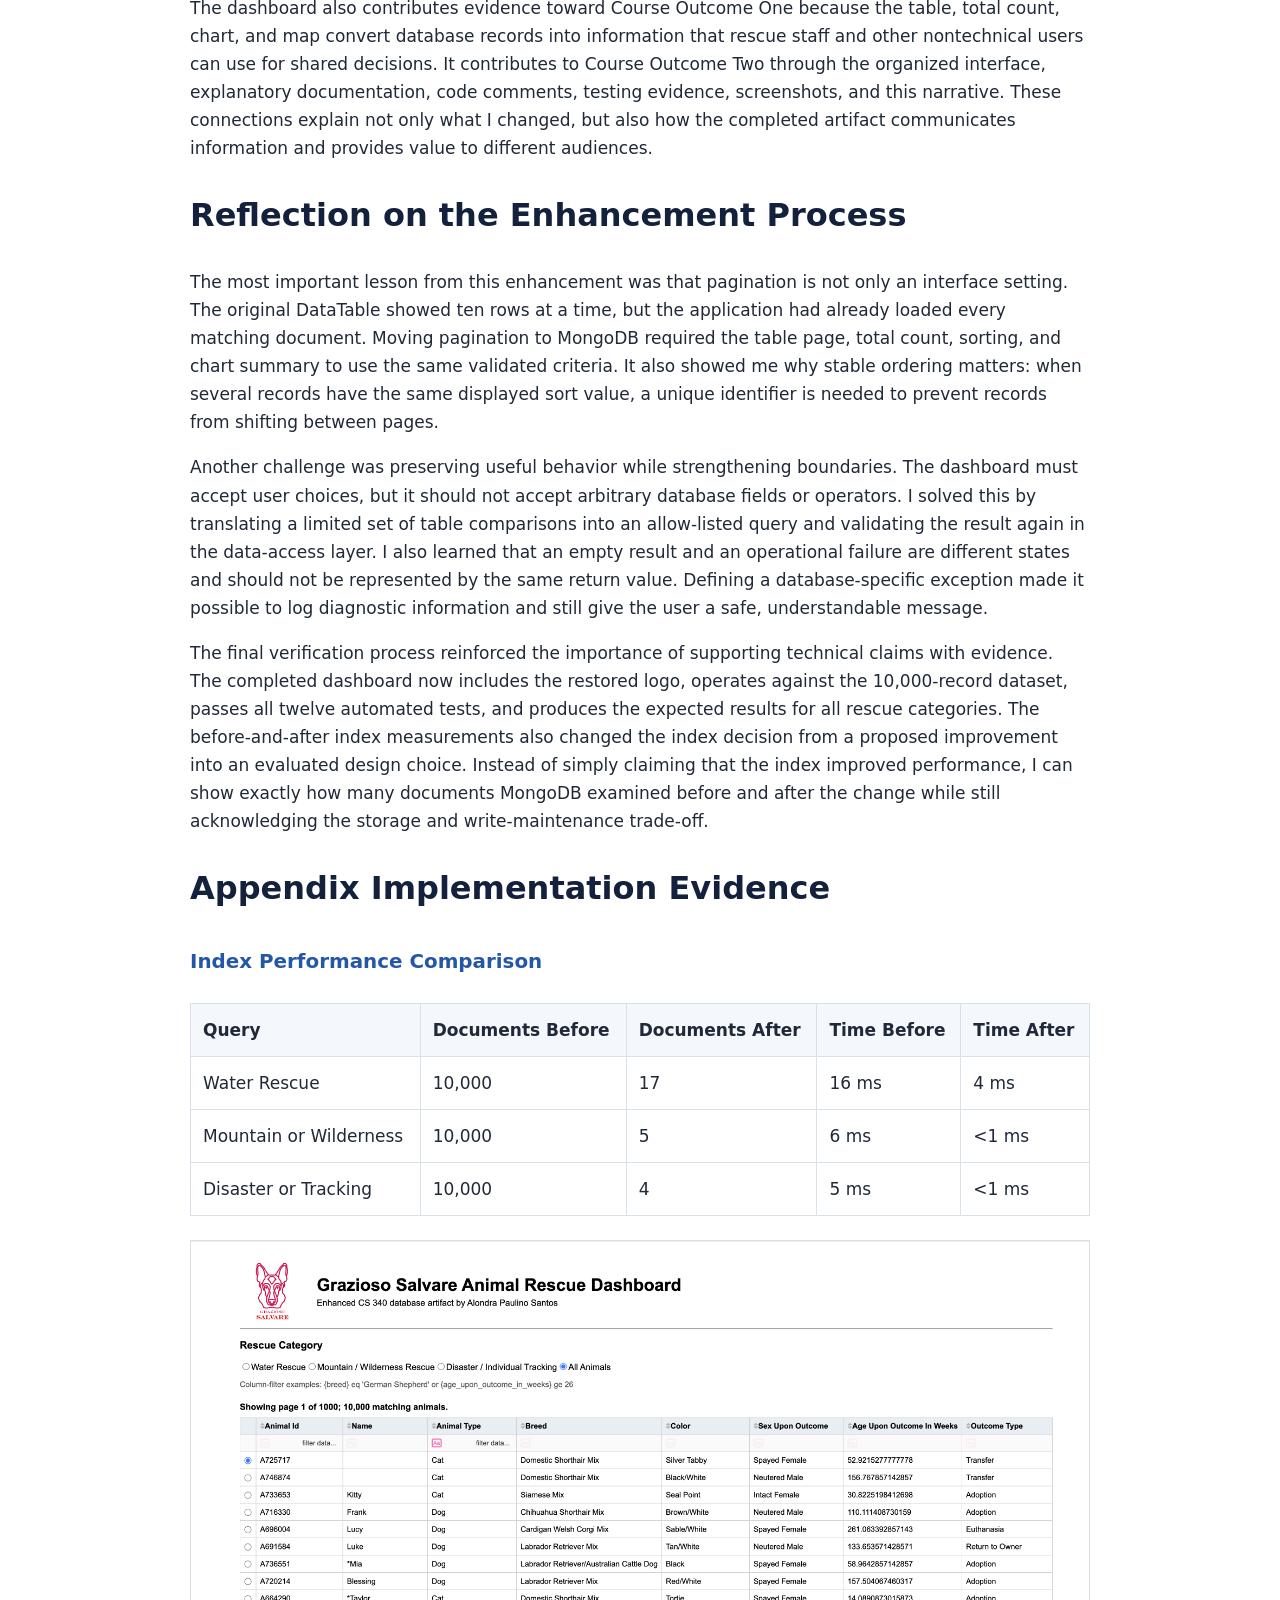
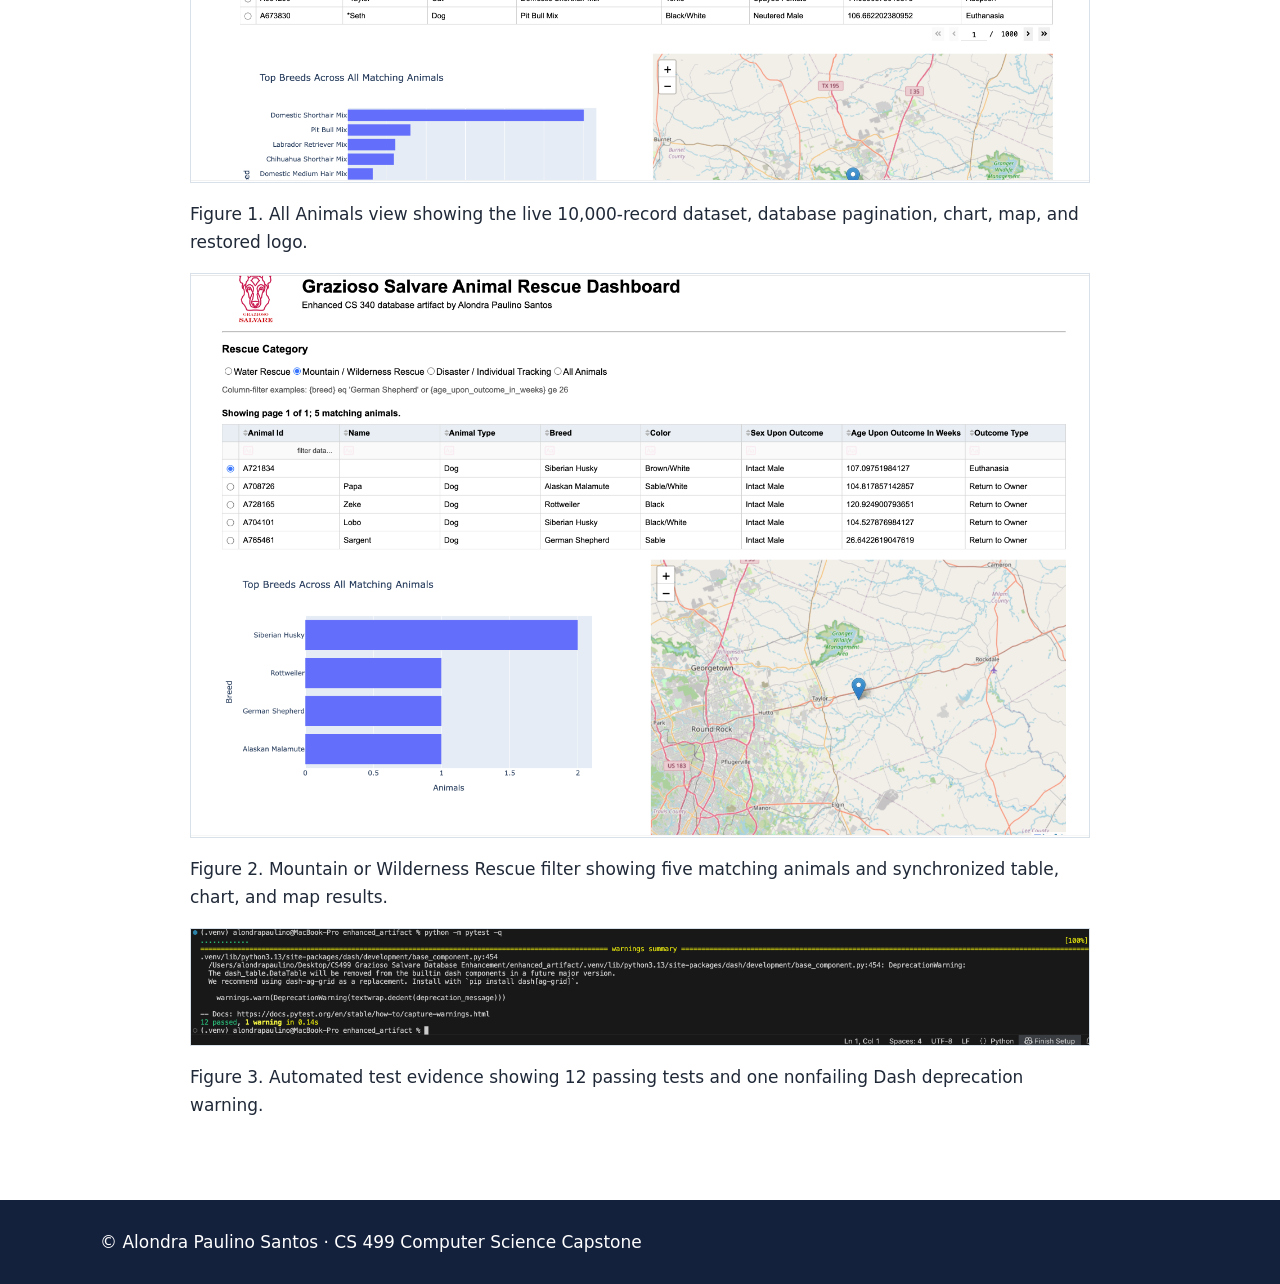
<file: enhancement-three/narrative.html>
<!doctype html>
<html lang="en"><head><meta charset="utf-8"><meta name="viewport" content="width=device-width, initial-scale=1"><title>Enhancement Narrative | CS 499 Capstone</title><link rel="stylesheet" href="../styles.css"></head>
<body><a class="skip-link" href="#content">Skip to content</a><header class="hero"><div class="container"><p class="eyebrow">CS 499 Computer Science Capstone</p><h1>Enhancement Narrative</h1><p class="intro">Databases</p></div></header>
<main id="content" class="container reading"><nav aria-label="Portfolio navigation"><a href="../">Portfolio home</a> · <a href="./">Enhancement overview</a> · <a href="narrative.html">Narrative</a> · <a href="source.html">Source code</a> · <a href="evidence.html">Evidence</a></nav><h2>Enhancement Narrative</h2><p>Read the complete submitted narrative below, including its tables and evidence figures.</p><p><a class="button" href="narrative.docx">Download the Word narrative</a></p><p>CS 499 Milestone Four Database Enhancement Narrative</p>
<p>Alondra Paulino Santos
CS 499 Computer Science Capstone
Category Three Databases
October 4, 2026</p>
<h2>Artifact Description</h2>
<p>The artifact I selected is the Grazioso Salvare Animal Rescue Dashboard, which I originally created in CS 340 Client Server Development in February 2026. The original project uses Python, MongoDB, PyMongo, Dash, Plotly, and Dash Leaflet to help users explore Austin Animal Center records. It provides rescue-category filters, a searchable and sortable table, a breed-distribution chart, and a map of the selected animal. A separate AnimalShelter class provides create, read, update, and delete operations for the MongoDB animals collection. This artifact therefore combines persistent data storage, database access logic, and a visual interface that supports rescue-planning decisions.</p>
<h2>Justification and Skills Demonstrated</h2>
<p>I selected this artifact because it demonstrates more than a basic database connection. It shows how stored data can be validated, queried, summarized, and presented to a user in a practical application. The original dashboard worked, but it retrieved all matching documents before the browser displayed only one page. Its chart calculated breed counts from application data, its credentials were written directly in the notebook, and a database exception could appear to the interface as the same empty list produced by a successful query with no matches. These limitations gave me meaningful opportunities to demonstrate database design, efficiency, security, testing, and technical communication.</p>
<p>The enhanced data-access layer now validates approved query and sorting fields, performs sorting, skip, limit, and counting in MongoDB, and adds the document identifier as a stable sorting tiebreaker. Only the requested page is transferred to the dashboard. A MongoDB aggregation pipeline applies the same validated criteria, groups matching records by breed, sorts the groups, and returns the ten largest groups. This allows the chart to describe the complete filtered result even though the table displays a single database page. The dashboard also preserves document identifiers as safe strings, validates map coordinates, and reports no matches separately from a database failure.</p>
<p>The security improvements remove credentials from source code and load them through environment configuration. The dashboard converts only approved comparison expressions into MongoDB queries instead of forwarding arbitrary commands. Page sizes are bounded, technical errors are logged without being displayed to the user, and empty update and delete queries are rejected to reduce the risk of modifying an entire collection by mistake. The restored Grazioso Salvare logo and revised heading also improve the professional presentation without changing the database functionality.</p>
<p>The validation responsibilities are deliberately separated by layer. The user interface parses only the supported filter syntax and checks coordinates before creating a map marker so users receive immediate, presentation-specific feedback. The data-access layer remains the authoritative boundary for every database request: it revalidates permitted fields and operators, constrains page and aggregation sizes, constructs safe queries, and translates database failures without exposing connection details. MongoDB is responsible for executing filtering, deterministic sorting, counting, aggregation, and indexed retrieval. Interface validation therefore improves usability but is never treated as a security boundary because a client request can bypass the interface. Coordinate checks currently protect the map from invalid stored values; if this application later accepts coordinate creates or updates, the same geographic bounds should also be enforced in the API and with MongoDB schema validation so invalid values cannot be persisted.</p>
<h2>Implementation and Testing Evidence</h2>
<p>I verified the enhanced application against the course MongoDB dataset containing 10,000 animal records. The All Animals view reported all 10,000 matching records and supported database-driven pagination and sorting. The Water Rescue filter returned 17 matching animals, the Mountain or Wilderness Rescue filter returned 5, and the Disaster or Individual Tracking filter returned 4. In each view, the table, full-result breed chart, and selected-animal map updated together. These results provide direct evidence that the filter definitions, server-side queries, aggregation pipeline, pagination logic, and coordinate handling work with the live dataset.</p>
<p>I also ran twelve automated tests, and all twelve passed. The tests cover approved query boundaries, deterministic sorting, database paging, aggregation construction, document-identifier conversion, protection against empty update and delete operations, rescue-filter translation, and coordinate validation. The test run produced one Dash deprecation warning about a component that may move to a separate package in a future major release. The warning does not represent a failed test or an error in the current application, but it identifies a future maintenance consideration.</p>
<p>The index comparison provided measurable performance evidence. Before the candidate index was created, each rescue query examined all 10,000 documents. After creating the compound index on animal type, sex upon outcome, age upon outcome in weeks, and breed, the Water Rescue query examined 17 documents instead of 10,000 and decreased from 16 milliseconds to 4 milliseconds. The Mountain or Wilderness query examined 5 documents and the Disaster or Tracking query examined 4, with both reporting less than 1 millisecond of execution time. I decided to retain the index because the dashboard frequently reads and filters rescue records, and the large reduction in documents examined outweighs the additional index storage and maintenance required during inserts and updates.</p>
<h2>Course Outcome Alignment</h2>
<p>This enhancement meets the outcomes I planned to address in Module One. It supports Course Outcome Three because I designed and evaluated a computing solution that combines validated query construction, deterministic sorting, server-side pagination, counting, aggregation, and evidence-based index analysis. The baseline and candidate measurements allowed me to evaluate the trade-off among query efficiency, index storage, and write-maintenance cost instead of assuming that an index would automatically improve the application.</p>
<p>The enhancement supports Course Outcome Four because I used MongoDB, PyMongo, Python, Dash, automated tests, live application testing, and query execution statistics to deliver functionality that helps users locate and interpret rescue candidates. It supports Course Outcome Five through environment-based credentials, allow-listed query boundaries, safe error messages, bounded requests, and safeguards against broad destructive operations.</p>
<p>The dashboard also contributes evidence toward Course Outcome One because the table, total count, chart, and map convert database records into information that rescue staff and other nontechnical users can use for shared decisions. It contributes to Course Outcome Two through the organized interface, explanatory documentation, code comments, testing evidence, screenshots, and this narrative. These connections explain not only what I changed, but also how the completed artifact communicates information and provides value to different audiences.</p>
<h2>Reflection on the Enhancement Process</h2>
<p>The most important lesson from this enhancement was that pagination is not only an interface setting. The original DataTable showed ten rows at a time, but the application had already loaded every matching document. Moving pagination to MongoDB required the table page, total count, sorting, and chart summary to use the same validated criteria. It also showed me why stable ordering matters: when several records have the same displayed sort value, a unique identifier is needed to prevent records from shifting between pages.</p>
<p>Another challenge was preserving useful behavior while strengthening boundaries. The dashboard must accept user choices, but it should not accept arbitrary database fields or operators. I solved this by translating a limited set of table comparisons into an allow-listed query and validating the result again in the data-access layer. I also learned that an empty result and an operational failure are different states and should not be represented by the same return value. Defining a database-specific exception made it possible to log diagnostic information and still give the user a safe, understandable message.</p>
<p>The final verification process reinforced the importance of supporting technical claims with evidence. The completed dashboard now includes the restored logo, operates against the 10,000-record dataset, passes all twelve automated tests, and produces the expected results for all rescue categories. The before-and-after index measurements also changed the index decision from a proposed improvement into an evaluated design choice. Instead of simply claiming that the index improved performance, I can show exactly how many documents MongoDB examined before and after the change while still acknowledging the storage and write-maintenance trade-off.</p>
<h2>Appendix Implementation Evidence</h2>
<h3>Index Performance Comparison</h3>
<div class="table-scroll"><table><tr><th>Query</th><th>Documents Before</th><th>Documents After</th><th>Time Before</th><th>Time After</th></tr><tr><td>Water Rescue</td><td>10,000</td><td>17</td><td>16 ms</td><td>4 ms</td></tr><tr><td>Mountain or Wilderness</td><td>10,000</td><td>5</td><td>6 ms</td><td>&lt;1 ms</td></tr><tr><td>Disaster or Tracking</td><td>10,000</td><td>4</td><td>5 ms</td><td>&lt;1 ms</td></tr></table></div>
<p><a href="assets/narrative-figure-1.png"><img class="evidence-image" loading="lazy" src="assets/narrative-figure-1.png" alt="Narrative evidence figure 1; description appears in the adjacent caption"></a></p>
<p>Figure 1. All Animals view showing the live 10,000-record dataset, database pagination, chart, map, and restored logo.</p>
<p><a href="assets/narrative-figure-2.png"><img class="evidence-image" loading="lazy" src="assets/narrative-figure-2.png" alt="Narrative evidence figure 2; description appears in the adjacent caption"></a></p>
<p>Figure 2. Mountain or Wilderness Rescue filter showing five matching animals and synchronized table, chart, and map results.</p>
<p><a href="assets/narrative-figure-3.png"><img class="evidence-image" loading="lazy" src="assets/narrative-figure-3.png" alt="Narrative evidence figure 3; description appears in the adjacent caption"></a></p>
<p>Figure 3. Automated test evidence showing 12 passing tests and one nonfailing Dash deprecation warning.</p></main><footer><div class="container">© Alondra Paulino Santos · CS 499 Computer Science Capstone</div></footer></body></html>
</file>
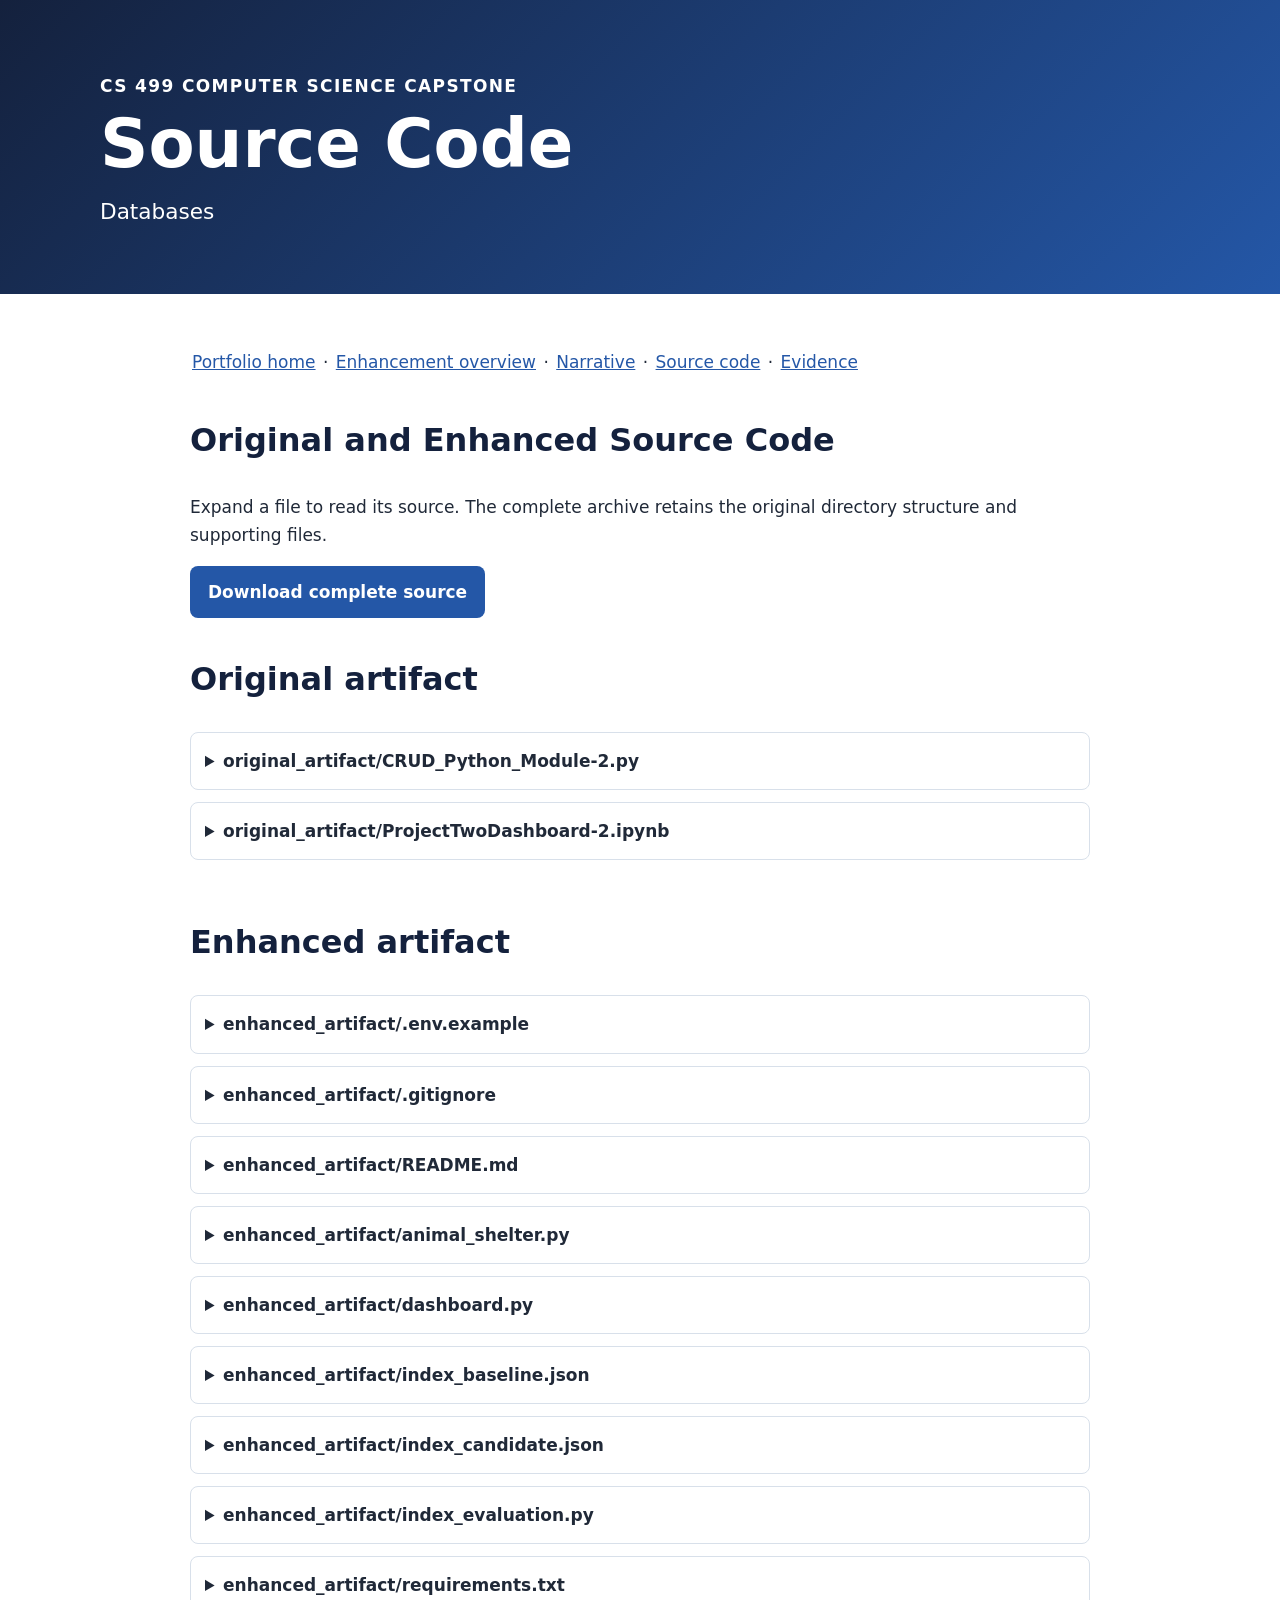
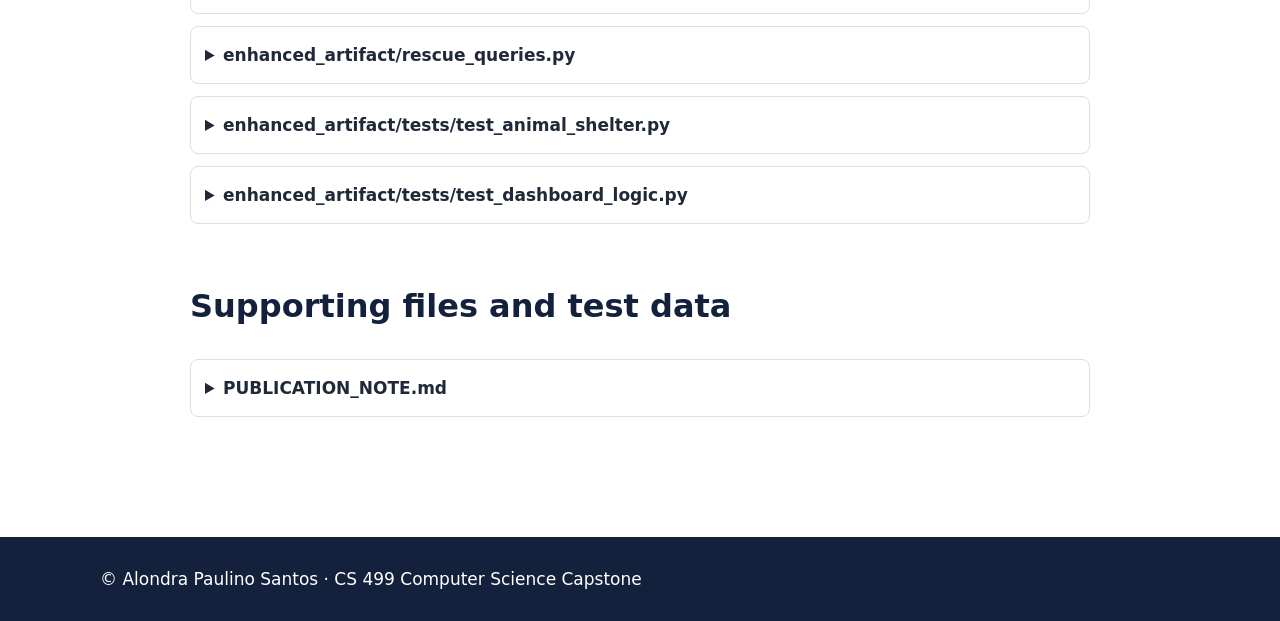
<file: enhancement-three/source.html>
<!doctype html>
<html lang="en"><head><meta charset="utf-8"><meta name="viewport" content="width=device-width, initial-scale=1"><title>Source Code | CS 499 Capstone</title><link rel="stylesheet" href="../styles.css"></head>
<body><a class="skip-link" href="#content">Skip to content</a><header class="hero"><div class="container"><p class="eyebrow">CS 499 Computer Science Capstone</p><h1>Source Code</h1><p class="intro">Databases</p></div></header>
<main id="content" class="container reading"><nav aria-label="Portfolio navigation"><a href="../">Portfolio home</a> · <a href="./">Enhancement overview</a> · <a href="narrative.html">Narrative</a> · <a href="source.html">Source code</a> · <a href="evidence.html">Evidence</a></nav><h2>Original and Enhanced Source Code</h2><p>Expand a file to read its source. The complete archive retains the original directory structure and supporting files.</p><p><a class="button" href="CS340-Original-and-Enhanced-Source.zip">Download complete source</a></p><section><h2>Original artifact</h2><details><summary>original_artifact/CRUD_Python_Module-2.py</summary><pre><code># Example Python Code to Insert a Document

from pymongo import MongoClient
from bson.objectid import ObjectId
import logging


# Use logging instead of print() for errors (more professional / industry standard).
logging.basicConfig(level=logging.INFO)
logger = logging.getLogger(__name__)


class AnimalShelter(object):
    &quot;&quot;&quot; CRUD operations for Animal collection in MongoDB &quot;&quot;&quot;

    def __init__(self, username, password):
        &quot;&quot;&quot;
        Initialize MongoDB connection.

        Parameters:
            username (str): MongoDB username (ex: &#x27;aacuser&#x27;)
            password (str): MongoDB password

        Notes:
            - Connects to the aac database and animals collection
            - Authenticates against the admin database (per SNHU examples)
        &quot;&quot;&quot;
        # Initializing the MongoClient to access MongoDB
        # This connects to the aac database and animals collection
        # using the aacuser account
        USER = username
        PASS = password
        HOST = &#x27;localhost&#x27;
        PORT = 27017
        DB = &#x27;aac&#x27;
        COL = &#x27;animals&#x27;

        # Validate credentials early so errors are clear and consistent.
        # (Industry standard: validate inputs before attempting network calls.)
        if not isinstance(USER, str) or not isinstance(PASS, str) or USER == &quot;&quot; or PASS == &quot;&quot;:
            raise ValueError(&quot;MongoDB username and password must be non-empty strings.&quot;)

        try:
            # Create the MongoDB client connection
            self.client = MongoClient(
                &#x27;mongodb://%s:%s@%s:%d/admin&#x27; % (USER, PASS, HOST, PORT)
            )

            # Access the specified database and collection
            self.database = self.client[&#x27;%s&#x27; % (DB)]
            self.collection = self.database[&#x27;%s&#x27; % (COL)]

            # Optional connection check (fails fast if auth/connection is wrong)
            self.client.admin.command(&#x27;ping&#x27;)

        except Exception as e:
            # Log the error and re-raise so the calling code knows connection failed.
            logger.error(&quot;MongoDB connection failed: %s&quot;, e)
            raise

    # Create method to insert a document into the animals collection
    def create(self, data):
        &quot;&quot;&quot;
        Insert one document into MongoDB.

        Parameters:
            data (dict): Document to insert.

        Returns:
            bool: True if insert succeeds, otherwise False.
        &quot;&quot;&quot;
        # Industry standard: validate inputs and fail safely.
        if data is None or not isinstance(data, dict) or len(data) == 0:
            logger.warning(&quot;Create failed: data must be a non-empty dictionary.&quot;)
            return False

        try:
            # Insert the document into MongoDB
            self.collection.insert_one(data)
            return True

        except Exception as e:
            logger.error(&quot;Create failed: %s&quot;, e)
            return False

    # Read method to retrieve documents from the animals collection
    def read(self, query):
        &quot;&quot;&quot;
        Retrieve documents using a MongoDB query.

        Parameters:
            query (dict): Query filter. Use {} to retrieve all.

        Returns:
            list: Matching documents (empty list if none found or error).
        &quot;&quot;&quot;
        results = []

        # Treat None as &quot;retrieve all&quot; to avoid crashes and support edge-case testing.
        if query is None:
            query = {}

        # Validate query format
        if not isinstance(query, dict):
            logger.warning(&quot;Read failed: query must be a dictionary.&quot;)
            return results

        try:
            # Find matching documents using the query dictionary
            cursor = self.collection.find(query)
            for document in cursor:
                results.append(document)

        except Exception as e:
            logger.error(&quot;Read failed: %s&quot;, e)

        # Return a list of matching documents (or empty list if none found)
        return results

    # Update method to change document(s) in the animals collection
    def update(self, query, new_values):
        &quot;&quot;&quot;
        Update matching document(s) using a query and MongoDB update operation.

        Parameters:
            query (dict): Query filter to match documents.
            new_values (dict): Update operation, ex: {&quot;$set&quot;: {&quot;color&quot;: &quot;Black&quot;}}

        Returns:
            int: Number of documents modified (0 if none modified or error).
        &quot;&quot;&quot;
        if query is not None and new_values is not None:
            # Validate types for industry-standard robustness
            if not isinstance(query, dict) or not isinstance(new_values, dict):
                logger.warning(&quot;Update failed: query and new_values must be dictionaries.&quot;)
                return 0

            try:
                # Update matching document(s) using the query and update data
                # new_values must be in the format accepted by MongoDB, such as:
                # {&quot;$set&quot;: {&quot;color&quot;: &quot;Black&quot;}}
                result = self.collection.update_many(query, new_values)
                return result.modified_count

            except Exception as e:
                logger.error(&quot;Update failed: %s&quot;, e)
                return 0
        else:
            return 0

    # Delete method to remove document(s) from the animals collection
    def delete(self, query):
        &quot;&quot;&quot;
        Delete matching document(s) using a MongoDB query.

        Parameters:
            query (dict): Query filter to match documents for deletion.

        Returns:
            int: Number of documents deleted (0 if none deleted or error).
        &quot;&quot;&quot;
        if query is not None:
            # Validate query type (prevents common edge-case crashes)
            if not isinstance(query, dict):
                logger.warning(&quot;Delete failed: query must be a dictionary.&quot;)
                return 0

            try:
                # Delete matching document(s) using the query
                result = self.collection.delete_many(query)
                return result.deleted_count

            except Exception as e:
                logger.error(&quot;Delete failed: %s&quot;, e)
                return 0
        else:
            return 0</code></pre></details>
<details><summary>original_artifact/ProjectTwoDashboard-2.ipynb</summary><pre><code># Setup the Jupyter version of Dash
from jupyter_dash import JupyterDash

# Import the Python modules needed for the dashboard components
import dash_leaflet as dl
from dash import dcc, html
import plotly.express as px
from dash import dash_table
from dash.dependencies import Input, Output, State
import base64
import os

# Import libraries for plotting / data handling
import numpy as np
import pandas as pd
import matplotlib.pyplot as plt

# Codio / Jupyter proxy support
JupyterDash.infer_jupyter_proxy_config()


# Import CRUD module (this is how the dashboard talks to MongoDB)
# My CRUD file is named CRUD_Python_Module.py, and the class is AnimalShelter.
from CRUD_Python_Module import AnimalShelter

###########################
# Data Manipulation / Model
###########################

# These are the same MongoDB credentials I used in my earlier work,
# so the connection matches my database setup.
username = &quot;aacuser&quot;
password = &quot;REDACTED_BEFORE_PUBLICATION&quot;  # Original classroom password removed before publication

# Create the CRUD object. From this point on, all database reads go through db.read(query).
db = AnimalShelter(username, password)

# Start the dashboard with an unfiltered view so the user sees the full dataset right away.
df = pd.DataFrame.from_records(db.read({}))

# MongoDB automatically adds an _id column.
# Dash DataTable can have issues displaying ObjectId values,
# so I remove that column before sending the data to the table.
if &quot;_id&quot; in df.columns:
    df.drop(columns=[&quot;_id&quot;], inplace=True)

#########################
# Dashboard Layout / View
#########################

app = JupyterDash(__name__)

# Load the Grazioso Salvare logo and display it at the top of the dashboard.
image_filename = &quot;Grazioso Salvare Logo.png&quot;
encoded_logo = base64.b64encode(open(image_filename, &quot;rb&quot;).read()).decode(&quot;utf-8&quot;)


# Page layout (what the user sees)
# I kept the layout simple: branding at the top, filter controls under it, then the table,
# then the chart + map side-by-side.
app.layout = html.Div([
    # Header area with the logo and my identifier
    html.Div(
        style={&quot;display&quot;: &quot;flex&quot;, &quot;alignItems&quot;: &quot;center&quot;, &quot;gap&quot;: &quot;18px&quot;},
        children=[
            # The logo is clickable and opens the SNHU page in a new tab.
            html.A(
                href=&quot;https://www.snhu.edu&quot;,
                target=&quot;_blank&quot;,
                children=[
                    html.Img(
                        src=f&quot;data:image/png;base64,{encoded_logo}&quot; if encoded_logo else &quot;&quot;,
                        style={&quot;height&quot;: &quot;110px&quot;}
                    )
                ]
            ),
            html.Div(children=[
                html.H1(&quot;CS-340 Dashboard&quot;, style={&quot;marginBottom&quot;: &quot;0.2rem&quot;}),
                html.H3(&quot;Creator: Alondra Paulino Santos&quot;, style={&quot;marginTop&quot;: &quot;0&quot;}),
                html.H4(&quot;Dashboard ID: APS-CS340&quot;, style={&quot;marginTop&quot;: &quot;0.2rem&quot;})
            ])
        ]
    ),

    html.Hr(),

    # Filter controls: these are the main options the user uses to change what dogs appear in the dashboard.
    # When the user changes this selection, the table updates, and the chart/map update automatically from the table.
    html.Div(
        style={&quot;padding&quot;: &quot;10px 0&quot;},
        children=[
            html.H4(&quot;Rescue Filters&quot;, style={&quot;marginBottom&quot;: &quot;0.5rem&quot;}),

            dcc.RadioItems(
                id=&quot;filter-type&quot;,
                value=&quot;reset&quot;,
                inline=True,
                options=[
                    {&quot;label&quot;: &quot;Water Rescue&quot;, &quot;value&quot;: &quot;water&quot;},
                    {&quot;label&quot;: &quot;Mountain / Wilderness Rescue&quot;, &quot;value&quot;: &quot;mountain&quot;},
                    {&quot;label&quot;: &quot;Disaster / Individual Tracking&quot;, &quot;value&quot;: &quot;disaster&quot;},
                    {&quot;label&quot;: &quot;Reset&quot;, &quot;value&quot;: &quot;reset&quot;}
                ]
            )
        ]
    ),

    html.Hr(),

    # This table is the main view of the dataset. The filter changes what rows appear here.
    # The built-in table features help the user search, sort, and page through results.
    dash_table.DataTable(
        id=&quot;datatable-id&quot;,
        columns=[{&quot;name&quot;: i, &quot;id&quot;: i, &quot;deletable&quot;: False, &quot;selectable&quot;: True} for i in df.columns],
        data=df.to_dict(&quot;records&quot;),

        filter_action=&quot;native&quot;,
        sort_action=&quot;native&quot;,
        sort_mode=&quot;multi&quot;,
        page_action=&quot;native&quot;,
        page_current=0,
        page_size=10,

        # Only one row can be selected at a time because the map is showing one animal’s location.
        # I also select the first row automatically so the map shows something right away.
        row_selectable=&quot;single&quot;,
        selected_rows=[0],

        editable=False,
        column_selectable=&quot;single&quot;,
        row_deletable=False,
        selected_columns=[],

        style_table={&quot;overflowX&quot;: &quot;auto&quot;},
        style_cell={&quot;textAlign&quot;: &quot;left&quot;, &quot;padding&quot;: &quot;6px&quot;, &quot;fontFamily&quot;: &quot;Arial&quot;, &quot;fontSize&quot;: &quot;14px&quot;},
        style_header={&quot;fontWeight&quot;: &quot;bold&quot;}
    ),

    html.Br(),
    html.Hr(),

    # The chart and the map sit side-by-side so the user can see both at the same time.
    # Both are driven by the data currently visible in the DataTable.
    html.Div(
        className=&quot;row&quot;,
        style={&quot;display&quot;: &quot;flex&quot;, &quot;gap&quot;: &quot;20px&quot;},
        children=[
            html.Div(id=&quot;graph-id&quot;, className=&quot;col s12 m6&quot;, style={&quot;flex&quot;: &quot;1&quot;}),
            html.Div(id=&quot;map-id&quot;, className=&quot;col s12 m6&quot;, style={&quot;flex&quot;: &quot;1&quot;})
        ]
    )
])


# Filter definitions (MongoDB query dictionaries) 
# These queries are the rules for what dogs qualify for each rescue type.
# The callback below selects one of these queries depending on what the user picks.
WATER_RESCUE_QUERY = {
    &quot;animal_type&quot;: &quot;Dog&quot;,
    &quot;breed&quot;: {&quot;$in&quot;: [&quot;Labrador Retriever Mix&quot;, &quot;Chesapeake Bay Retriever&quot;, &quot;Newfoundland&quot;]},
    &quot;sex_upon_outcome&quot;: &quot;Intact Female&quot;,
    &quot;age_upon_outcome_in_weeks&quot;: {&quot;$gte&quot;: 26, &quot;$lte&quot;: 156}
}

MOUNTAIN_RESCUE_QUERY = {
    &quot;animal_type&quot;: &quot;Dog&quot;,
    &quot;breed&quot;: {&quot;$in&quot;: [&quot;German Shepherd&quot;, &quot;Alaskan Malamute&quot;, &quot;Old English Sheepdog&quot;, &quot;Siberian Husky&quot;, &quot;Rottweiler&quot;]},
    &quot;sex_upon_outcome&quot;: &quot;Intact Male&quot;,
    &quot;age_upon_outcome_in_weeks&quot;: {&quot;$gte&quot;: 26, &quot;$lte&quot;: 156}
}

DISASTER_RESCUE_QUERY = {
    &quot;animal_type&quot;: &quot;Dog&quot;,
    &quot;breed&quot;: {&quot;$in&quot;: [&quot;Doberman Pinscher&quot;, &quot;German Shepherd&quot;, &quot;Golden Retriever&quot;, &quot;Bloodhound&quot;, &quot;Rottweiler&quot;]},
    &quot;sex_upon_outcome&quot;: &quot;Intact Male&quot;,
    &quot;age_upon_outcome_in_weeks&quot;: {&quot;$gte&quot;: 20, &quot;$lte&quot;: 300}
}


def read_to_df(query: dict) -&gt; pd.DataFrame:
    &quot;&quot;&quot;
    This helper function keeps the database reading logic in one place.
    It runs the query through the CRUD module, converts results into a DataFrame,
    and removes _id so the dashboard widgets don’t crash on ObjectId.
    &quot;&quot;&quot;
    temp = pd.DataFrame.from_records(db.read(query))
    if &quot;_id&quot; in temp.columns:
        temp.drop(columns=[&quot;_id&quot;], inplace=True)
    return temp

#############################################
# Interaction Between Components / Controller
#############################################

# When the user changes the filter selection, this callback updates the DataTable.
# I also reset the selected row to the first item so the map always has a valid row to display.
@app.callback(
    Output(&quot;datatable-id&quot;, &quot;data&quot;),
    Output(&quot;datatable-id&quot;, &quot;selected_rows&quot;),
    Input(&quot;filter-type&quot;, &quot;value&quot;)
)
def update_dashboard(filter_type):
    # Start with the default “show everything” view.
    query = {}

    # Pick the correct MongoDB query based on what the user selected.
    if filter_type == &quot;water&quot;:
        query = WATER_RESCUE_QUERY
    elif filter_type == &quot;mountain&quot;:
        query = MOUNTAIN_RESCUE_QUERY
    elif filter_type == &quot;disaster&quot;:
        query = DISASTER_RESCUE_QUERY
    elif filter_type == &quot;reset&quot;:
        query = {}

    dff = read_to_df(query)

    # If the filter returns no results, the table should go empty and the map should not select a row.
    if dff.empty:
        return [], []

    # If results exist, show them and select the first row so the map updates cleanly.
    return dff.to_dict(&quot;records&quot;), [0]


# This callback builds the chart (I chose a pie chart).
# It runs off of the table’s current visible data, so it automatically changes with filtering.
@app.callback(
    Output(&quot;graph-id&quot;, &quot;children&quot;),
    Input(&quot;datatable-id&quot;, &quot;derived_virtual_data&quot;)
)
def update_graphs(viewData):
    if viewData is None or len(viewData) == 0:
        return html.Div(&quot;No data available for chart.&quot;)

    dff = pd.DataFrame.from_records(viewData)

    # If breed doesn’t exist for some reason, the chart can’t be built.
    if &quot;breed&quot; not in dff.columns:
        return html.Div(&quot;Chart unavailable: &#x27;breed&#x27; column not found.&quot;)

    # Limit to the top 10 breeds so the pie chart stays readable.
    breed_counts = dff[&quot;breed&quot;].value_counts().head(10).reset_index()
    breed_counts.columns = [&quot;breed&quot;, &quot;count&quot;]

    fig = px.pie(
        breed_counts,
        names=&quot;breed&quot;,
        values=&quot;count&quot;,
        title=&quot;Breed Distribution (Top 10 in Current Filter)&quot;
    )

    return [dcc.Graph(figure=fig)]


# This callback highlights selected columns to make the table easier to read while exploring data.
@app.callback(
    Output(&quot;datatable-id&quot;, &quot;style_data_conditional&quot;),
    Input(&quot;datatable-id&quot;, &quot;selected_columns&quot;)
)
def update_styles(selected_columns):
    if not selected_columns:
        return []

    return [{
        &quot;if&quot;: {&quot;column_id&quot;: i},
        &quot;background_color&quot;: &quot;#D2F3FF&quot;
    } for i in selected_columns]


# This callback updates the map based on the row selected in the table.
@app.callback(
    Output(&quot;map-id&quot;, &quot;children&quot;),
    Input(&quot;datatable-id&quot;, &quot;derived_virtual_data&quot;),
    Input(&quot;datatable-id&quot;, &quot;derived_virtual_selected_rows&quot;)
)
def update_map(viewData, index):
    # If the table is empty, still show a map centered on Austin so the dashboard doesn’t look broken.
    if viewData is None or len(viewData) == 0:
        return [
            dl.Map(
                style={&quot;width&quot;: &quot;1000px&quot;, &quot;height&quot;: &quot;500px&quot;},
                center=[30.75, -97.48],
                zoom=10,
                children=[dl.TileLayer(id=&quot;base-layer-id&quot;)]
            )
        ]

    dff = pd.DataFrame.from_records(viewData)

    # If nothing is selected, default to the first row.
    if index is None or len(index) == 0:
        row = 0
    else:
        row = index[0]

    # After filtering, the previous row index could be out of range, so I reset it back to 0.
    if row &gt;= len(dff):
        row = 0

    # Use the dataset’s latitude/longitude fields if they exist.
    # If they don’t exist, use a fallback so the code still runs without crashing.
    if &quot;location_lat&quot; in dff.columns and &quot;location_long&quot; in dff.columns:
        lat = dff.loc[dff.index[row], &quot;location_lat&quot;]
        lon = dff.loc[dff.index[row], &quot;location_long&quot;]
    else:
        if dff.shape[1] &lt;= 14:
            lat, lon = 30.75, -97.48
        else:
            lat = dff.iloc[row, 13]
            lon = dff.iloc[row, 14]

    # Pull breed + name for the tooltip and popup. If missing, show a placeholder.
    breed = dff.loc[dff.index[row], &quot;breed&quot;] if &quot;breed&quot; in dff.columns else &quot;Unknown Breed&quot;
    name = dff.loc[dff.index[row], &quot;name&quot;] if &quot;name&quot; in dff.columns else &quot;Unknown Name&quot;

    return [
        dl.Map(
            style={&quot;width&quot;: &quot;1000px&quot;, &quot;height&quot;: &quot;500px&quot;},
            center=[30.75, -97.48],
            zoom=10,
            children=[
                dl.TileLayer(id=&quot;base-layer-id&quot;),
                dl.Marker(
                    position=[lat, lon],
                    children=[
                        dl.Tooltip(str(breed)),
                        dl.Popup([
                            html.H4(&quot;Animal Name&quot;),
                            html.P(str(name))
                        ])
                    ]
                )
            ]
        )
    ]


# Run app and display result in JupyterLab mode
app.run_server(debug=True)

</code></pre></details></section><section><h2>Enhanced artifact</h2><details><summary>enhanced_artifact/.env.example</summary><pre><code># Copy these names into your shell or a local .env file that is excluded from Git.
# Never commit real credentials.
MONGODB_USERNAME=replace_with_database_username
MONGODB_PASSWORD=replace_with_database_password
MONGODB_HOST=localhost
MONGODB_PORT=27017
MONGODB_DATABASE=aac
MONGODB_COLLECTION=animals
MONGODB_AUTH_SOURCE=admin

# Optional application settings
DASH_HOST=127.0.0.1
DASH_PORT=8050
DASH_DEBUG=false
LOG_LEVEL=INFO
</code></pre></details>
<details><summary>enhanced_artifact/.gitignore</summary><pre><code>.env
.venv/
__pycache__/
*.py[cod]
.pytest_cache/
.coverage
htmlcov/
index_evaluation_results.json
</code></pre></details>
<details><summary>enhanced_artifact/README.md</summary><pre><code># Grazioso Salvare Animal Rescue Dashboard Database Enhancement

## Purpose

This directory contains the enhanced version of Alondra Paulino Santos&#x27;s CS 340
Project Two artifact for the CS 499 database category. The original files remain
in the parent project directory for before-and-after comparison.

The enhancement preserves the dashboard&#x27;s rescue-filtering purpose while moving
filtering, sorting, pagination, counting, and breed aggregation into MongoDB.
Only one requested page is transferred to the interface, while the chart still
summarizes the complete matching result set.

## Enhanced files

- `animal_shelter.py` provides validated CRUD operations, deterministic database
  paging, aggregation, error separation, and index-analysis helpers.
- `dashboard.py` provides the enhanced Dash application and safe user-query
  translation.
- `rescue_queries.py` centralizes the approved rescue-category rules shared by
  the dashboard and performance-evaluation utility.
- `index_evaluation.py` records existing indexes and comparable execution
  statistics. It does not create the documented candidate index unless the
  `--create-candidate` flag is supplied.
- `assets/GraziosoSalvareLogo.png` provides the original course-project
  branding as a locally served dashboard asset.
- `.env.example` documents required configuration names without real secrets.
- `tests/` contains isolated unit tests that do not modify a live database.

## Security decisions

Real credentials are not stored in source code. The application accepts only
approved filter and sort fields, translates a limited set of comparison
operations, caps page sizes, rejects empty update/delete queries, logs technical
database failures, and provides safe messages to dashboard users.

## Configuration

Set the following environment variables before starting the dashboard:

```text
MONGODB_USERNAME
MONGODB_PASSWORD
MONGODB_HOST
MONGODB_PORT
MONGODB_DATABASE
MONGODB_COLLECTION
MONGODB_AUTH_SOURCE
```

Defaults for nonsecret settings appear in `.env.example`. Do not place a real
password in `.env.example`, the notebook, screenshots, recordings, or Git.

## Install and run

From the `enhanced` directory:

```bash
python -m pip install -r requirements.txt
python dashboard.py
```

Open the local URL shown by Dash. The dashboard presents the original Grazioso
Salvare course-project logo alongside a readable title and author line.

## Logo provenance

The Grazioso Salvare logo is the original image distributed for the SNHU CS 340
course artifact. The recovered PNG was verified against two independently
published copies of the same course project; both copies had the same filename,
dimensions, file size, and SHA-256 checksum. The asset is stored locally so the
dashboard does not contact a third-party server while running.

## Tests

Run the isolated test suite from the `enhanced` directory:

```bash
python -m unittest discover -s tests -v
```

The tests cover query boundaries, sort stability, page limiting, identifier
serialization, aggregation construction, destructive-operation safeguards,
filter parsing, and coordinate validation. A live MongoDB verification should
also be performed with the course dataset before final submission.

## Index evaluation

First record the baseline with the current database:

```bash
python index_evaluation.py --output index_baseline.json
```

Review the existing indexes and candidate trade-offs. If the candidate is
appropriate, create it and repeat the identical queries:

```bash
python index_evaluation.py --create-candidate --output index_candidate.json
```

Compare returned-record counts, documents examined, keys examined, and execution
time. Execution time alone can vary between runs, so conclusions should consider
all measurements and confirm that results remain correct. The candidate index
uses storage and adds maintenance cost to writes; it should be retained only when
the measured benefit justifies that cost.

## Live verification checklist

1. Start MongoDB with the Austin Animal Center dataset and a least-privilege user.
2. Verify All Animals and all three rescue categories.
3. Apply approved text and numeric column filters.
4. Sort by one and multiple columns and move through multiple pages.
5. Confirm that total counts and top-breed statistics use the same criteria.
6. Verify a successful empty result displays `No animals match`.
7. Stop MongoDB temporarily and confirm a separate safe failure message appears.
8. Select animals with valid, missing, and invalid coordinates.
9. Record baseline and candidate index evidence against the same dataset.
</code></pre></details>
<details><summary>enhanced_artifact/animal_shelter.py</summary><pre><code>&quot;&quot;&quot;Secure MongoDB data-access services for the enhanced rescue dashboard.

Author: Alondra Paulino Santos
Course: CS 499 Computer Science Capstone
Artifact: CS 340 Grazioso Salvare Animal Rescue Dashboard
Enhancement category: Databases
Version: 2.0
Date: September 30, 2026

Intent and design decisions:
    This module keeps database responsibilities outside the Dash interface. It
    validates every dashboard-generated query, performs sorting and pagination
    in MongoDB, calculates breed summaries with an aggregation pipeline, and
    exposes index-analysis helpers. Credentials are supplied through environment
    variables by the application rather than embedded in source code.
&quot;&quot;&quot;

from __future__ import annotations

from dataclasses import dataclass
import logging
import math
from typing import Any, Iterable, Mapping, Sequence
from urllib.parse import quote_plus

from bson import ObjectId
from pymongo import ASCENDING, DESCENDING, MongoClient
from pymongo.collection import Collection
from pymongo.errors import PyMongoError


LOGGER = logging.getLogger(__name__)

MAX_PAGE_SIZE = 100
DEFAULT_PAGE_SIZE = 10

# The dashboard may query only these known dataset fields. Keeping this list at
# the data boundary prevents arbitrary field and operator injection.
ALLOWED_FILTER_FIELDS = {
    &quot;animal_id&quot;,
    &quot;animal_type&quot;,
    &quot;breed&quot;,
    &quot;color&quot;,
    &quot;name&quot;,
    &quot;outcome_type&quot;,
    &quot;sex_upon_outcome&quot;,
    &quot;age_upon_outcome_in_weeks&quot;,
}

ALLOWED_SORT_FIELDS = ALLOWED_FILTER_FIELDS | {&quot;datetime&quot;, &quot;monthyear&quot;, &quot;_id&quot;}
ALLOWED_COMPARISON_OPERATORS = {&quot;$eq&quot;, &quot;$ne&quot;, &quot;$gt&quot;, &quot;$gte&quot;, &quot;$lt&quot;, &quot;$lte&quot;, &quot;$in&quot;}

# A projection limits network transfer to information the enhanced dashboard
# displays or uses. MongoDB&#x27;s _id remains available as a stable tie-breaker.
DASHBOARD_PROJECTION = {
    &quot;animal_id&quot;: 1,
    &quot;animal_type&quot;: 1,
    &quot;breed&quot;: 1,
    &quot;color&quot;: 1,
    &quot;name&quot;: 1,
    &quot;outcome_type&quot;: 1,
    &quot;sex_upon_outcome&quot;: 1,
    &quot;age_upon_outcome_in_weeks&quot;: 1,
    &quot;location_lat&quot;: 1,
    &quot;location_long&quot;: 1,
}


class DatabaseOperationError(RuntimeError):
    &quot;&quot;&quot;Represent a database failure without exposing connection details to UI code.&quot;&quot;&quot;


@dataclass(frozen=True)
class PageResult:
    &quot;&quot;&quot;One database page plus the metadata required by the dashboard.&quot;&quot;&quot;

    records: list[dict[str, Any]]
    total_count: int
    page_number: int
    page_size: int

    @property
    def page_count(self) -&gt; int:
        &quot;&quot;&quot;Return the number of available pages, including zero for no matches.&quot;&quot;&quot;

        return math.ceil(self.total_count / self.page_size) if self.total_count else 0


def _require_non_empty_text(value: Any, name: str) -&gt; str:
    &quot;&quot;&quot;Validate required configuration while keeping messages free of secrets.&quot;&quot;&quot;

    if not isinstance(value, str) or not value.strip():
        raise ValueError(f&quot;{name} must be a non-empty string.&quot;)
    return value.strip()


def _validate_scalar(value: Any, field: str) -&gt; Any:
    &quot;&quot;&quot;Allow predictable BSON-safe scalar values for dashboard filters.&quot;&quot;&quot;

    if value is None or isinstance(value, (str, int, float, bool)):
        return value
    raise ValueError(f&quot;Unsupported value type for filter field &#x27;{field}&#x27;.&quot;)


def validate_query(query: Mapping[str, Any] | None) -&gt; dict[str, Any]:
    &quot;&quot;&quot;Return a defensive copy of an allow-listed dashboard query.

    Rescue rules and user filters are joined with ``$and``. Nested ``$and`` is
    therefore allowed, but user-supplied top-level database operators are not.
    Each field may contain a scalar equality value or a small, approved set of
    comparison operators.
    &quot;&quot;&quot;

    if query is None:
        return {}
    if not isinstance(query, Mapping):
        raise ValueError(&quot;Query must be a mapping.&quot;)

    # Build a new dictionary instead of mutating or trusting the caller&#x27;s data.
    # This ensures that only values examined by this function reach PyMongo.
    validated: dict[str, Any] = {}
    for field, condition in query.items():
        if field == &quot;$and&quot;:
            # The dashboard joins the selected rescue category and optional
            # column filters with $and. Each nested part is validated again.
            if not isinstance(condition, Sequence) or isinstance(condition, (str, bytes)):
                raise ValueError(&quot;$and must contain a sequence of query mappings.&quot;)
            validated[&quot;$and&quot;] = [validate_query(part) for part in condition]
            continue

        if field not in ALLOWED_FILTER_FIELDS:
            raise ValueError(f&quot;Filtering by &#x27;{field}&#x27; is not permitted.&quot;)

        if isinstance(condition, Mapping):
            # A condition such as {&quot;$gte&quot;: 26} must use an approved comparison
            # operator. Database scripting and raw regex operators are rejected.
            safe_condition: dict[str, Any] = {}
            for operator, value in condition.items():
                if operator not in ALLOWED_COMPARISON_OPERATORS:
                    raise ValueError(f&quot;Operator &#x27;{operator}&#x27; is not permitted.&quot;)
                if operator == &quot;$in&quot;:
                    if not isinstance(value, Sequence) or isinstance(value, (str, bytes)):
                        raise ValueError(&quot;$in requires a list of values.&quot;)
                    safe_condition[operator] = [_validate_scalar(item, field) for item in value]
                else:
                    safe_condition[operator] = _validate_scalar(value, field)
            validated[field] = safe_condition
        else:
            validated[field] = _validate_scalar(condition, field)
    return validated


def validate_sort(sort: Sequence[tuple[str, int]] | None) -&gt; list[tuple[str, int]]:
    &quot;&quot;&quot;Validate sort fields and append ``_id`` for deterministic pagination.&quot;&quot;&quot;

    # Rebuild the sort specification so a browser request cannot inject an
    # arbitrary database field or unsupported sort value.
    normalized: list[tuple[str, int]] = []
    for field, direction in sort or []:
        if field not in ALLOWED_SORT_FIELDS:
            raise ValueError(f&quot;Sorting by &#x27;{field}&#x27; is not permitted.&quot;)
        if direction not in (ASCENDING, DESCENDING):
            raise ValueError(&quot;Sort direction must be ascending or descending.&quot;)
        if field != &quot;_id&quot;:
            normalized.append((field, direction))

    # Stable ordering prevents records with equal values from moving between
    # pages while a user browses the same result set.
    normalized.append((&quot;_id&quot;, ASCENDING))
    return normalized


def serialize_document(document: Mapping[str, Any]) -&gt; dict[str, Any]:
    &quot;&quot;&quot;Convert BSON-only values to dashboard-safe representations.&quot;&quot;&quot;

    serialized = dict(document)
    if &quot;_id&quot; in serialized:
        serialized[&quot;_id&quot;] = str(serialized[&quot;_id&quot;])
    return serialized


class AnimalShelter:
    &quot;&quot;&quot;Provide validated CRUD, paging, aggregation, and index operations.&quot;&quot;&quot;

    def __init__(
        self,
        username: str,
        password: str,
        host: str = &quot;localhost&quot;,
        port: int = 27017,
        database_name: str = &quot;aac&quot;,
        collection_name: str = &quot;animals&quot;,
        auth_source: str = &quot;admin&quot;,
        *,
        client: MongoClient | None = None,
        connect_timeout_ms: int = 5000,
    ) -&gt; None:
        &quot;&quot;&quot;Connect to MongoDB or accept an injected client for isolated tests.&quot;&quot;&quot;

        username = _require_non_empty_text(username, &quot;MongoDB username&quot;)
        password = _require_non_empty_text(password, &quot;MongoDB password&quot;)
        host = _require_non_empty_text(host, &quot;MongoDB host&quot;)
        database_name = _require_non_empty_text(database_name, &quot;Database name&quot;)
        collection_name = _require_non_empty_text(collection_name, &quot;Collection name&quot;)
        auth_source = _require_non_empty_text(auth_source, &quot;Authentication source&quot;)
        if not isinstance(port, int) or not 1 &lt;= port &lt;= 65535:
            raise ValueError(&quot;MongoDB port must be between 1 and 65535.&quot;)

        try:
            if client is None:
                # quote_plus protects reserved URI characters in credentials.
                # The completed URI is never logged or returned to the browser.
                uri = (
                    f&quot;mongodb://{quote_plus(username)}:{quote_plus(password)}@&quot;
                    f&quot;{host}:{port}/?authSource={quote_plus(auth_source)}&quot;
                )
                client = MongoClient(uri, serverSelectionTimeoutMS=connect_timeout_ms)
            # Selecting the database and collection here keeps those connection
            # details out of the dashboard&#x27;s presentation logic.
            self.client = client
            self.database = self.client[database_name]
            self.collection: Collection = self.database[collection_name]
            # Ping fails fast during startup instead of waiting for the first
            # user action to reveal an authentication or connectivity problem.
            self.client.admin.command(&quot;ping&quot;)
        except PyMongoError as exc:
            LOGGER.exception(&quot;MongoDB connection failed.&quot;)
            raise DatabaseOperationError(&quot;The database connection could not be established.&quot;) from exc

    def close(self) -&gt; None:
        &quot;&quot;&quot;Release the MongoDB client&#x27;s network resources.&quot;&quot;&quot;

        self.client.close()

    def create(self, data: Mapping[str, Any]) -&gt; str:
        &quot;&quot;&quot;Insert one non-empty document and return its identifier.&quot;&quot;&quot;

        if not isinstance(data, Mapping) or not data:
            raise ValueError(&quot;Create data must be a non-empty mapping.&quot;)
        try:
            result = self.collection.insert_one(dict(data))
            return str(result.inserted_id)
        except PyMongoError as exc:
            LOGGER.exception(&quot;Create operation failed.&quot;)
            raise DatabaseOperationError(&quot;The record could not be created.&quot;) from exc

    def read(self, query: Mapping[str, Any] | None = None) -&gt; list[dict[str, Any]]:
        &quot;&quot;&quot;Read validated records for compatibility with the original artifact.&quot;&quot;&quot;

        safe_query = validate_query(query)
        try:
            return [serialize_document(item) for item in self.collection.find(safe_query)]
        except PyMongoError as exc:
            LOGGER.exception(&quot;Read operation failed.&quot;)
            raise DatabaseOperationError(&quot;The records could not be loaded.&quot;) from exc

    def find_page(
        self,
        query: Mapping[str, Any] | None,
        *,
        page_number: int = 0,
        page_size: int = DEFAULT_PAGE_SIZE,
        sort: Sequence[tuple[str, int]] | None = None,
        projection: Mapping[str, int] | None = None,
    ) -&gt; PageResult:
        &quot;&quot;&quot;Return one deterministically sorted MongoDB page and total count.&quot;&quot;&quot;

        if not isinstance(page_number, int) or page_number &lt; 0:
            raise ValueError(&quot;Page number must be a nonnegative integer.&quot;)
        if not isinstance(page_size, int) or not 1 &lt;= page_size &lt;= MAX_PAGE_SIZE:
            raise ValueError(f&quot;Page size must be between 1 and {MAX_PAGE_SIZE}.&quot;)

        # Validate every user-influenced value before constructing the cursor.
        safe_query = validate_query(query)
        safe_sort = validate_sort(sort)
        safe_projection = dict(projection or DASHBOARD_PROJECTION)
        safe_projection[&quot;_id&quot;] = 1

        try:
            # Count uses the same filter as the page query. The interface uses
            # this number to calculate pages and describe the complete result.
            total_count = self.collection.count_documents(safe_query)
            page_count = math.ceil(total_count / page_size) if total_count else 0
            # A filter change can make the browser&#x27;s previous page invalid.
            # Returning to page zero produces a useful, predictable result.
            safe_page = page_number if page_count == 0 or page_number &lt; page_count else 0
            # MongoDB performs sorting, skipping, and limiting before documents
            # cross the network, so the browser receives one requested page.
            cursor = (
                self.collection.find(safe_query, safe_projection)
                .sort(safe_sort)
                .skip(safe_page * page_size)
                .limit(page_size)
            )
            records = [serialize_document(item) for item in cursor]
            return PageResult(records, total_count, safe_page, page_size)
        except PyMongoError as exc:
            LOGGER.exception(&quot;Paged read operation failed.&quot;)
            raise DatabaseOperationError(&quot;The requested page could not be loaded.&quot;) from exc

    def aggregate_breed_counts(
        self, query: Mapping[str, Any] | None, limit: int = 10
    ) -&gt; list[dict[str, Any]]:
        &quot;&quot;&quot;Summarize breeds across every matching record, not one table page.&quot;&quot;&quot;

        if not isinstance(limit, int) or not 1 &lt;= limit &lt;= 50:
            raise ValueError(&quot;Aggregation limit must be between 1 and 50.&quot;)
        safe_query = validate_query(query)
        # This pipeline deliberately repeats the table&#x27;s validated filter. It
        # summarizes all matching animals, not only the current table page.
        pipeline = [
            {&quot;$match&quot;: safe_query},
            {&quot;$match&quot;: {&quot;breed&quot;: {&quot;$ne&quot;: None}}},
            {&quot;$group&quot;: {&quot;_id&quot;: &quot;$breed&quot;, &quot;count&quot;: {&quot;$sum&quot;: 1}}},
            {&quot;$sort&quot;: {&quot;count&quot;: -1, &quot;_id&quot;: 1}},
            {&quot;$limit&quot;: limit},
            {&quot;$project&quot;: {&quot;_id&quot;: 0, &quot;breed&quot;: &quot;$_id&quot;, &quot;count&quot;: 1}},
        ]
        try:
            return list(self.collection.aggregate(pipeline))
        except PyMongoError as exc:
            LOGGER.exception(&quot;Breed aggregation failed.&quot;)
            raise DatabaseOperationError(&quot;Breed statistics could not be loaded.&quot;) from exc

    def update(self, query: Mapping[str, Any], new_values: Mapping[str, Any]) -&gt; int:
        &quot;&quot;&quot;Update matching records while rejecting an accidental update-all call.&quot;&quot;&quot;

        safe_query = validate_query(query)
        if not safe_query:
            raise ValueError(&quot;Update requires a non-empty query.&quot;)
        if not isinstance(new_values, Mapping) or not new_values:
            raise ValueError(&quot;Update values must be a non-empty mapping.&quot;)
        # Restrict updates to the predictable $set operation. Replacement and
        # scripting-style updates are outside this artifact&#x27;s requirements.
        if set(new_values) != {&quot;$set&quot;} or not isinstance(new_values[&quot;$set&quot;], Mapping):
            raise ValueError(&quot;Only a non-empty $set update is permitted.&quot;)
        if not new_values[&quot;$set&quot;]:
            raise ValueError(&quot;$set must include at least one field.&quot;)
        try:
            return self.collection.update_many(safe_query, dict(new_values)).modified_count
        except PyMongoError as exc:
            LOGGER.exception(&quot;Update operation failed.&quot;)
            raise DatabaseOperationError(&quot;The records could not be updated.&quot;) from exc

    def delete(self, query: Mapping[str, Any]) -&gt; int:
        &quot;&quot;&quot;Delete matching records while rejecting an accidental delete-all call.&quot;&quot;&quot;

        safe_query = validate_query(query)
        if not safe_query:
            raise ValueError(&quot;Delete requires a non-empty query.&quot;)
        try:
            return self.collection.delete_many(safe_query).deleted_count
        except PyMongoError as exc:
            LOGGER.exception(&quot;Delete operation failed.&quot;)
            raise DatabaseOperationError(&quot;The records could not be deleted.&quot;) from exc

    def list_indexes(self) -&gt; list[dict[str, Any]]:
        &quot;&quot;&quot;Return current index metadata so evaluation starts from evidence.&quot;&quot;&quot;

        try:
            return list(self.collection.list_indexes())
        except PyMongoError as exc:
            LOGGER.exception(&quot;Index inspection failed.&quot;)
            raise DatabaseOperationError(&quot;Indexes could not be inspected.&quot;) from exc

    def create_index(self, keys: Iterable[tuple[str, int]], name: str) -&gt; str:
        &quot;&quot;&quot;Create one reviewed compound index; this is never called automatically.&quot;&quot;&quot;

        # Index creation is an explicit evaluation action, never an automatic
        # side effect of starting the public dashboard.
        key_list = list(keys)
        if not key_list:
            raise ValueError(&quot;An index requires at least one field.&quot;)
        for field, direction in key_list:
            if field not in ALLOWED_SORT_FIELDS or direction not in (ASCENDING, DESCENDING):
                raise ValueError(&quot;Index specification contains an unsupported field or direction.&quot;)
        try:
            return self.collection.create_index(key_list, name=name)
        except PyMongoError as exc:
            LOGGER.exception(&quot;Index creation failed.&quot;)
            raise DatabaseOperationError(&quot;The index could not be created.&quot;) from exc

    def explain_find(
        self,
        query: Mapping[str, Any] | None,
        sort: Sequence[tuple[str, int]] | None = None,
    ) -&gt; dict[str, Any]:
        &quot;&quot;&quot;Return execution statistics for repeatable before-and-after evaluation.&quot;&quot;&quot;

        safe_query = validate_query(query)
        safe_sort = validate_sort(sort)
        try:
            # executionStats supplies returned, examined-document, examined-key,
            # and timing evidence for the same query before and after indexing.
            command = {
                &quot;explain&quot;: {
                    &quot;find&quot;: self.collection.name,
                    &quot;filter&quot;: safe_query,
                    &quot;sort&quot;: dict(safe_sort),
                    &quot;limit&quot;: DEFAULT_PAGE_SIZE,
                },
                &quot;verbosity&quot;: &quot;executionStats&quot;,
            }
            return self.database.command(command)
        except PyMongoError as exc:
            LOGGER.exception(&quot;Query explanation failed.&quot;)
            raise DatabaseOperationError(&quot;Query statistics could not be collected.&quot;) from exc
</code></pre></details>
<details><summary>enhanced_artifact/dashboard.py</summary><pre><code>&quot;&quot;&quot;Enhanced Dash interface for the Grazioso Salvare rescue database.

Author: Alondra Paulino Santos
Course: CS 499 Computer Science Capstone
Artifact: CS 340 Grazioso Salvare Animal Rescue Dashboard
Enhancement category: Databases
Version: 2.0
Date: September 30, 2026

Enhancement summary:
    The original interface loaded every matching MongoDB document before the
    browser paged and sorted the results. This version sends validated filters,
    sorting, and page requests to MongoDB. It also requests a database-wide
    breed aggregation for the chart, preserves display-safe record identifiers,
    validates coordinates, distinguishes no matches from database failures, and
    reads connection settings from the environment instead of source code.
&quot;&quot;&quot;

from __future__ import annotations

import logging
import math
import os
import re
from typing import Any, Mapping

import dash_leaflet as dl
from dash import Dash, Input, Output, State, callback, dash_table, dcc, html
import plotly.express as px
from pymongo import ASCENDING, DESCENDING

from animal_shelter import (
    MAX_PAGE_SIZE,
    AnimalShelter,
    DatabaseOperationError,
)
from rescue_queries import RESCUE_QUERIES


logging.basicConfig(level=os.getenv(&quot;LOG_LEVEL&quot;, &quot;INFO&quot;))
LOGGER = logging.getLogger(__name__)

DEFAULT_CENTER = [30.2672, -97.7431]
DEFAULT_PAGE_SIZE = 10

DISPLAY_COLUMNS = [
    &quot;animal_id&quot;,
    &quot;name&quot;,
    &quot;animal_type&quot;,
    &quot;breed&quot;,
    &quot;color&quot;,
    &quot;sex_upon_outcome&quot;,
    &quot;age_upon_outcome_in_weeks&quot;,
    &quot;outcome_type&quot;,
]

FILTERABLE_COLUMNS = set(DISPLAY_COLUMNS)
NUMERIC_COLUMNS = {&quot;age_upon_outcome_in_weeks&quot;}

def load_database() -&gt; AnimalShelter:
    &quot;&quot;&quot;Create the data service from required environment configuration.&quot;&quot;&quot;

    # Secret values are read at runtime. They are not assigned defaults because
    # a placeholder credential could hide a deployment configuration mistake.
    username = os.getenv(&quot;MONGODB_USERNAME&quot;)
    password = os.getenv(&quot;MONGODB_PASSWORD&quot;)
    if not username or not password:
        raise RuntimeError(
            &quot;Set MONGODB_USERNAME and MONGODB_PASSWORD before starting the dashboard.&quot;
        )

    try:
        port = int(os.getenv(&quot;MONGODB_PORT&quot;, &quot;27017&quot;))
    except ValueError as exc:
        raise RuntimeError(&quot;MONGODB_PORT must be an integer.&quot;) from exc

    # Nonsecret connection settings have documented local-development defaults.
    return AnimalShelter(
        username=username,
        password=password,
        host=os.getenv(&quot;MONGODB_HOST&quot;, &quot;localhost&quot;),
        port=port,
        database_name=os.getenv(&quot;MONGODB_DATABASE&quot;, &quot;aac&quot;),
        collection_name=os.getenv(&quot;MONGODB_COLLECTION&quot;, &quot;animals&quot;),
        auth_source=os.getenv(&quot;MONGODB_AUTH_SOURCE&quot;, &quot;admin&quot;),
    )


def combine_queries(*queries: Mapping[str, Any]) -&gt; dict[str, Any]:
    &quot;&quot;&quot;Combine non-empty query parts without silently overwriting conditions.&quot;&quot;&quot;

    # $and preserves conditions when the rescue rule and a user filter target
    # the same field; dictionary merging could silently overwrite one of them.
    parts = [dict(query) for query in queries if query]
    if not parts:
        return {}
    if len(parts) == 1:
        return parts[0]
    return {&quot;$and&quot;: parts}


def _coerce_filter_value(field: str, raw_value: str) -&gt; Any:
    &quot;&quot;&quot;Convert approved numeric filter values while leaving text as text.&quot;&quot;&quot;

    # Dash includes surrounding quotes for text filters. Removing only the
    # outer quote characters leaves the intended literal value for MongoDB.
    value = raw_value.strip().strip(&#x27;&quot;&#x27;).strip(&quot;&#x27;&quot;)
    if len(value) &gt; 100:
        raise ValueError(&quot;Filter values may not exceed 100 characters.&quot;)
    if field in NUMERIC_COLUMNS:
        try:
            return float(value)
        except ValueError as exc:
            raise ValueError(f&quot;{field} requires a numeric value.&quot;) from exc
    return value


FILTER_EXPRESSION = re.compile(
    r&quot;^\{(?P&lt;field&gt;[A-Za-z0-9_]+)\}\s*&quot;
    r&quot;(?P&lt;operator&gt;eq|ne|ge|le|gt|lt|=|!=|&gt;=|&lt;=|&gt;|&lt;)\s*&quot;
    r&quot;(?P&lt;value&gt;.+)$&quot;
)

OPERATOR_MAP = {
    &quot;eq&quot;: &quot;$eq&quot;,
    &quot;=&quot;: &quot;$eq&quot;,
    &quot;ne&quot;: &quot;$ne&quot;,
    &quot;!=&quot;: &quot;$ne&quot;,
    &quot;ge&quot;: &quot;$gte&quot;,
    &quot;&gt;=&quot;: &quot;$gte&quot;,
    &quot;le&quot;: &quot;$lte&quot;,
    &quot;&lt;=&quot;: &quot;$lte&quot;,
    &quot;gt&quot;: &quot;$gt&quot;,
    &quot;&gt;&quot;: &quot;$gt&quot;,
    &quot;lt&quot;: &quot;$lt&quot;,
    &quot;&lt;&quot;: &quot;$lt&quot;,
}


def parse_table_filter(filter_query: str | None) -&gt; dict[str, Any]:
    &quot;&quot;&quot;Translate Dash filter expressions into an allow-listed MongoDB query.

    Dash joins column expressions with ``&amp;&amp;``. This parser intentionally
    supports comparison operations only. It does not accept raw JSON, regular
    expressions, JavaScript, or MongoDB operators from the browser.
    &quot;&quot;&quot;

    if not filter_query or not filter_query.strip():
        return {}

    # Parse each expression individually instead of accepting browser-provided
    # JSON. That creates a narrow, explainable boundary for database access.
    conditions: list[dict[str, Any]] = []
    for expression in filter_query.split(&quot; &amp;&amp; &quot;):
        match = FILTER_EXPRESSION.fullmatch(expression.strip())
        if not match:
            raise ValueError(
                &quot;Use filters such as {breed} eq &#x27;Labrador Retriever Mix&#x27; or &quot;
                &quot;{age_upon_outcome_in_weeks} ge 26.&quot;
            )
        # Field and operation checks happen before the value becomes a query.
        field = match.group(&quot;field&quot;)
        if field not in FILTERABLE_COLUMNS:
            raise ValueError(f&quot;Filtering by &#x27;{field}&#x27; is not available.&quot;)
        value = _coerce_filter_value(field, match.group(&quot;value&quot;))
        conditions.append({field: {OPERATOR_MAP[match.group(&quot;operator&quot;)]: value}})

    return conditions[0] if len(conditions) == 1 else {&quot;$and&quot;: conditions}


def parse_sort(sort_by: list[dict[str, str]] | None) -&gt; list[tuple[str, int]]:
    &quot;&quot;&quot;Translate Dash sort selections into validated PyMongo directions.&quot;&quot;&quot;

    # DataTable reports human-readable directions; PyMongo uses 1 and -1.
    parsed: list[tuple[str, int]] = []
    for item in sort_by or []:
        column = item.get(&quot;column_id&quot;)
        if column not in FILTERABLE_COLUMNS:
            raise ValueError(f&quot;Sorting by &#x27;{column}&#x27; is not available.&quot;)
        direction = ASCENDING if item.get(&quot;direction&quot;) == &quot;asc&quot; else DESCENDING
        parsed.append((column, direction))
    return parsed


def valid_coordinates(record: Mapping[str, Any]) -&gt; tuple[float, float] | None:
    &quot;&quot;&quot;Return verified latitude and longitude or ``None`` for invalid data.&quot;&quot;&quot;

    # Conversion rejects missing fields and nonnumeric strings before the map
    # component sees them.
    try:
        latitude = float(record[&quot;location_lat&quot;])
        longitude = float(record[&quot;location_long&quot;])
    except (KeyError, TypeError, ValueError):
        return None
    # Finite and geographic-range checks prevent NaN, infinity, or impossible
    # coordinates from producing a misleading marker.
    if not (math.isfinite(latitude) and math.isfinite(longitude)):
        return None
    if not (-90 &lt;= latitude &lt;= 90 and -180 &lt;= longitude &lt;= 180):
        return None
    return latitude, longitude


try:
    database = load_database()
    STARTUP_ERROR = &quot;&quot;
except (RuntimeError, ValueError) as exc:
    # Missing or malformed local configuration is actionable and expected in a
    # newly copied project, so it is logged without an unnecessary traceback.
    LOGGER.warning(&quot;Dashboard configuration is incomplete: %s&quot;, exc)
    database = None
    STARTUP_ERROR = &quot;Database access is unavailable. Check the server configuration.&quot;
except DatabaseOperationError:
    # The page can still load and explain the configuration problem without
    # displaying credentials, host details, or a Python traceback to the user.
    LOGGER.exception(&quot;Dashboard database initialization failed.&quot;)
    database = None
    STARTUP_ERROR = &quot;Database access is unavailable. Check the server configuration.&quot;


app = Dash(__name__)
app.title = &quot;Grazioso Salvare Animal Rescue Dashboard&quot;

app.layout = html.Div(
    style={&quot;fontFamily&quot;: &quot;Arial, sans-serif&quot;, &quot;padding&quot;: &quot;24px&quot;, &quot;maxWidth&quot;: &quot;1500px&quot;, &quot;margin&quot;: &quot;auto&quot;},
    children=[
        # Dash serves project images from the assets directory. Keeping the
        # logo local avoids a runtime dependency on an external website, while
        # alternative text preserves the header&#x27;s meaning for screen readers.
        html.Header(
            style={
                &quot;display&quot;: &quot;flex&quot;,
                &quot;alignItems&quot;: &quot;center&quot;,
                &quot;gap&quot;: &quot;22px&quot;,
                &quot;flexWrap&quot;: &quot;wrap&quot;,
            },
            children=[
                html.Img(
                    src=app.get_asset_url(&quot;GraziosoSalvareLogo.png&quot;),
                    alt=&quot;Grazioso Salvare logo featuring a stylized rescue dog&quot;,
                    style={&quot;width&quot;: &quot;120px&quot;, &quot;height&quot;: &quot;120px&quot;, &quot;objectFit&quot;: &quot;contain&quot;},
                ),
                html.Div(
                    [
                        html.H1(
                            &quot;Grazioso Salvare Animal Rescue Dashboard&quot;,
                            style={&quot;margin&quot;: &quot;0 0 0.35rem&quot;},
                        ),
                        html.P(
                            &quot;Enhanced CS 340 database artifact by Alondra Paulino Santos&quot;,
                            style={&quot;margin&quot;: &quot;0&quot;},
                        ),
                    ]
                ),
            ],
        ),
        html.Hr(),
        html.H3(&quot;Rescue Category&quot;),
        dcc.RadioItems(
            id=&quot;filter-type&quot;,
            value=&quot;reset&quot;,
            inline=True,
            options=[
                {&quot;label&quot;: &quot;Water Rescue&quot;, &quot;value&quot;: &quot;water&quot;},
                {&quot;label&quot;: &quot;Mountain / Wilderness Rescue&quot;, &quot;value&quot;: &quot;mountain&quot;},
                {&quot;label&quot;: &quot;Disaster / Individual Tracking&quot;, &quot;value&quot;: &quot;disaster&quot;},
                {&quot;label&quot;: &quot;All Animals&quot;, &quot;value&quot;: &quot;reset&quot;},
            ],
        ),
        html.P(
            &quot;Column-filter examples: {breed} eq &#x27;German Shepherd&#x27; or &quot;
            &quot;{age_upon_outcome_in_weeks} ge 26&quot;,
            style={&quot;color&quot;: &quot;#555&quot;, &quot;fontSize&quot;: &quot;0.9rem&quot;},
        ),
        html.Div(id=&quot;status-message&quot;, role=&quot;status&quot;, style={&quot;padding&quot;: &quot;10px 0&quot;, &quot;fontWeight&quot;: &quot;bold&quot;}),
        dcc.Store(id=&quot;breed-count-store&quot;, data=[]),
        dash_table.DataTable(
            id=&quot;datatable-id&quot;,
            columns=[{&quot;name&quot;: field.replace(&quot;_&quot;, &quot; &quot;).title(), &quot;id&quot;: field} for field in DISPLAY_COLUMNS],
            data=[],
            filter_action=&quot;custom&quot;,
            filter_query=&quot;&quot;,
            sort_action=&quot;custom&quot;,
            sort_mode=&quot;multi&quot;,
            sort_by=[],
            page_action=&quot;custom&quot;,
            page_current=0,
            page_size=DEFAULT_PAGE_SIZE,
            page_count=0,
            row_selectable=&quot;single&quot;,
            selected_rows=[],
            editable=False,
            style_table={&quot;overflowX&quot;: &quot;auto&quot;},
            style_cell={&quot;textAlign&quot;: &quot;left&quot;, &quot;padding&quot;: &quot;7px&quot;, &quot;fontFamily&quot;: &quot;Arial&quot;, &quot;fontSize&quot;: &quot;14px&quot;},
            style_header={&quot;fontWeight&quot;: &quot;bold&quot;, &quot;backgroundColor&quot;: &quot;#E8EEF4&quot;},
        ),
        html.Br(),
        html.Div(
            style={&quot;display&quot;: &quot;flex&quot;, &quot;gap&quot;: &quot;24px&quot;, &quot;flexWrap&quot;: &quot;wrap&quot;},
            children=[
                html.Div(id=&quot;graph-id&quot;, style={&quot;flex&quot;: &quot;1 1 500px&quot;}),
                html.Div(id=&quot;map-id&quot;, style={&quot;flex&quot;: &quot;1 1 500px&quot;}),
            ],
        ),
    ],
)


@callback(
    Output(&quot;datatable-id&quot;, &quot;data&quot;),
    Output(&quot;datatable-id&quot;, &quot;page_count&quot;),
    Output(&quot;datatable-id&quot;, &quot;page_current&quot;),
    Output(&quot;datatable-id&quot;, &quot;selected_rows&quot;),
    Output(&quot;breed-count-store&quot;, &quot;data&quot;),
    Output(&quot;status-message&quot;, &quot;children&quot;),
    Input(&quot;filter-type&quot;, &quot;value&quot;),
    Input(&quot;datatable-id&quot;, &quot;filter_query&quot;),
    Input(&quot;datatable-id&quot;, &quot;sort_by&quot;),
    Input(&quot;datatable-id&quot;, &quot;page_current&quot;),
    Input(&quot;datatable-id&quot;, &quot;page_size&quot;),
)
def update_dashboard(
    rescue_type: str,
    filter_query: str,
    sort_by: list[dict[str, str]],
    page_current: int,
    page_size: int,
):
    &quot;&quot;&quot;Retrieve one page and matching aggregate statistics from MongoDB.&quot;&quot;&quot;

    # A missing connection leaves the page usable and produces a safe status
    # message instead of allowing the callback to raise an uncaught exception.
    if database is None:
        return [], 0, 0, [], [], STARTUP_ERROR

    try:
        # Convert interface choices into one database query, then use that exact
        # query for the table page and the breed summary.
        rescue_query = RESCUE_QUERIES.get(rescue_type, {})
        user_query = parse_table_filter(filter_query)
        combined_query = combine_queries(rescue_query, user_query)
        # find_page performs count, sort, skip, and limit in MongoDB.
        result = database.find_page(
            combined_query,
            page_number=page_current or 0,
            page_size=page_size or DEFAULT_PAGE_SIZE,
            sort=parse_sort(sort_by),
        )
        breed_counts = database.aggregate_breed_counts(combined_query)
    except ValueError as exc:
        return [], 0, 0, [], [], f&quot;Invalid filter or paging option: {exc}&quot;
    except DatabaseOperationError:
        return [], 0, 0, [], [], &quot;Animal records could not be loaded. Please try again.&quot;

    # A successful empty result is intentionally different from the database
    # failure handled above, giving the user an accurate explanation.
    if result.total_count == 0:
        return [], 0, 0, [], breed_counts, &quot;No animals match the selected criteria.&quot;

    status = (
        f&quot;Showing page {result.page_number + 1} of {result.page_count}; &quot;
        f&quot;{result.total_count:,} matching animals.&quot;
    )
    return (
        result.records,
        result.page_count,
        result.page_number,
        [0] if result.records else [],
        breed_counts,
        status,
    )


@callback(Output(&quot;graph-id&quot;, &quot;children&quot;), Input(&quot;breed-count-store&quot;, &quot;data&quot;))
def update_graph(breed_counts: list[dict[str, Any]]):
    &quot;&quot;&quot;Render MongoDB&#x27;s aggregate summary for the complete filtered result.&quot;&quot;&quot;

    if not breed_counts:
        return html.P(&quot;No breed statistics are available for the selected criteria.&quot;)
    # The server already returned ordered aggregate results, so this callback
    # only turns the database summary into a readable horizontal bar chart.
    figure = px.bar(
        breed_counts,
        x=&quot;count&quot;,
        y=&quot;breed&quot;,
        orientation=&quot;h&quot;,
        title=&quot;Top Breeds Across All Matching Animals&quot;,
        labels={&quot;count&quot;: &quot;Animals&quot;, &quot;breed&quot;: &quot;Breed&quot;},
    )
    figure.update_layout(yaxis={&quot;categoryorder&quot;: &quot;total ascending&quot;})
    return dcc.Graph(figure=figure)


@callback(
    Output(&quot;map-id&quot;, &quot;children&quot;),
    Input(&quot;datatable-id&quot;, &quot;data&quot;),
    Input(&quot;datatable-id&quot;, &quot;selected_rows&quot;),
)
def update_map(records: list[dict[str, Any]], selected_rows: list[int]):
    &quot;&quot;&quot;Display the selected animal only when its coordinates are supported.&quot;&quot;&quot;

    map_children: list[Any] = [dl.TileLayer(id=&quot;base-layer-id&quot;)]
    center = DEFAULT_CENTER
    message = &quot;Select an animal with valid coordinates to display its location.&quot;

    if records:
        # Filtering or paging can invalidate an earlier selection. Defaulting
        # to row zero connects the marker to a record on the displayed page.
        row = selected_rows[0] if selected_rows and selected_rows[0] &lt; len(records) else 0
        record = records[row]
        coordinates = valid_coordinates(record)
        if coordinates:
            # A marker is created only from coordinates validated above. The
            # application never invents a location for an incomplete record.
            latitude, longitude = coordinates
            center = [latitude, longitude]
            breed = str(record.get(&quot;breed&quot;) or &quot;Unknown breed&quot;)
            name = str(record.get(&quot;name&quot;) or &quot;Unnamed animal&quot;)
            map_children.append(
                dl.Marker(
                    position=center,
                    children=[dl.Tooltip(breed), dl.Popup([html.H4(name), html.P(breed)])],
                )
            )
            message = &quot;&quot;
        else:
            message = &quot;The selected animal does not have valid map coordinates.&quot;

    return html.Div(
        [
            html.P(message) if message else None,
            dl.Map(
                center=center,
                zoom=10,
                children=map_children,
                style={&quot;width&quot;: &quot;100%&quot;, &quot;height&quot;: &quot;500px&quot;},
            ),
        ]
    )


if __name__ == &quot;__main__&quot;:
    # Debug mode is configurable and disabled by default for safer execution.
    debug_enabled = os.getenv(&quot;DASH_DEBUG&quot;, &quot;false&quot;).lower() == &quot;true&quot;
    app.run(debug=debug_enabled, host=os.getenv(&quot;DASH_HOST&quot;, &quot;127.0.0.1&quot;), port=int(os.getenv(&quot;DASH_PORT&quot;, &quot;8050&quot;)))
</code></pre></details>
<details><summary>enhanced_artifact/index_baseline.json</summary><pre><code>{
  &quot;candidate_created_for_this_run&quot;: false,
  &quot;candidate_name&quot;: &quot;rescue_filter_compound_v1&quot;,
  &quot;candidate_fields&quot;: [
    [
      &quot;animal_type&quot;,
      1
    ],
    [
      &quot;sex_upon_outcome&quot;,
      1
    ],
    [
      &quot;age_upon_outcome_in_weeks&quot;,
      1
    ],
    [
      &quot;breed&quot;,
      1
    ]
  ],
  &quot;existing_indexes_before_run&quot;: [
    {
      &quot;v&quot;: 2,
      &quot;key&quot;: {
        &quot;_id&quot;: 1
      },
      &quot;name&quot;: &quot;_id_&quot;
    }
  ],
  &quot;existing_indexes_after_run&quot;: [
    {
      &quot;v&quot;: 2,
      &quot;key&quot;: {
        &quot;_id&quot;: 1
      },
      &quot;name&quot;: &quot;_id_&quot;
    }
  ],
  &quot;query_execution_statistics&quot;: {
    &quot;water&quot;: {
      &quot;n_returned&quot;: 10,
      &quot;execution_time_ms&quot;: 16,
      &quot;total_keys_examined&quot;: 0,
      &quot;total_documents_examined&quot;: 10000
    },
    &quot;mountain&quot;: {
      &quot;n_returned&quot;: 5,
      &quot;execution_time_ms&quot;: 6,
      &quot;total_keys_examined&quot;: 0,
      &quot;total_documents_examined&quot;: 10000
    },
    &quot;disaster&quot;: {
      &quot;n_returned&quot;: 4,
      &quot;execution_time_ms&quot;: 5,
      &quot;total_keys_examined&quot;: 0,
      &quot;total_documents_examined&quot;: 10000
    }
  },
  &quot;trade_off_note&quot;: &quot;The candidate may reduce reads for rescue filters, but every additional index consumes storage and adds maintenance work to inserts and updates.&quot;
}</code></pre></details>
<details><summary>enhanced_artifact/index_candidate.json</summary><pre><code>{
  &quot;candidate_created_for_this_run&quot;: true,
  &quot;candidate_name&quot;: &quot;rescue_filter_compound_v1&quot;,
  &quot;candidate_fields&quot;: [
    [
      &quot;animal_type&quot;,
      1
    ],
    [
      &quot;sex_upon_outcome&quot;,
      1
    ],
    [
      &quot;age_upon_outcome_in_weeks&quot;,
      1
    ],
    [
      &quot;breed&quot;,
      1
    ]
  ],
  &quot;existing_indexes_before_run&quot;: [
    {
      &quot;v&quot;: 2,
      &quot;key&quot;: {
        &quot;_id&quot;: 1
      },
      &quot;name&quot;: &quot;_id_&quot;
    }
  ],
  &quot;existing_indexes_after_run&quot;: [
    {
      &quot;v&quot;: 2,
      &quot;key&quot;: {
        &quot;_id&quot;: 1
      },
      &quot;name&quot;: &quot;_id_&quot;
    },
    {
      &quot;v&quot;: 2,
      &quot;key&quot;: {
        &quot;animal_type&quot;: 1,
        &quot;sex_upon_outcome&quot;: 1,
        &quot;age_upon_outcome_in_weeks&quot;: 1,
        &quot;breed&quot;: 1
      },
      &quot;name&quot;: &quot;rescue_filter_compound_v1&quot;
    }
  ],
  &quot;query_execution_statistics&quot;: {
    &quot;water&quot;: {
      &quot;n_returned&quot;: 10,
      &quot;execution_time_ms&quot;: 4,
      &quot;total_keys_examined&quot;: 200,
      &quot;total_documents_examined&quot;: 17
    },
    &quot;mountain&quot;: {
      &quot;n_returned&quot;: 5,
      &quot;execution_time_ms&quot;: 0,
      &quot;total_keys_examined&quot;: 272,
      &quot;total_documents_examined&quot;: 5
    },
    &quot;disaster&quot;: {
      &quot;n_returned&quot;: 4,
      &quot;execution_time_ms&quot;: 0,
      &quot;total_keys_examined&quot;: 389,
      &quot;total_documents_examined&quot;: 4
    }
  },
  &quot;trade_off_note&quot;: &quot;The candidate may reduce reads for rescue filters, but every additional index consumes storage and adds maintenance work to inserts and updates.&quot;
}</code></pre></details>
<details><summary>enhanced_artifact/index_evaluation.py</summary><pre><code>&quot;&quot;&quot;Collect repeatable MongoDB index evidence for the CS 499 enhancement.

Author: Alondra Paulino Santos
Version: 2.0
Date: September 30, 2026

This script never creates an index unless ``--create-candidate`` is supplied.
Run it once for a baseline, review the candidate against the actual dataset,
then run it with the flag and compare the generated execution statistics.
&quot;&quot;&quot;

from __future__ import annotations

import argparse
import json
import os
from pathlib import Path
from typing import Any

from pymongo import ASCENDING

from animal_shelter import AnimalShelter
from rescue_queries import RESCUE_QUERIES


CANDIDATE_INDEX = [
    (&quot;animal_type&quot;, ASCENDING),
    (&quot;sex_upon_outcome&quot;, ASCENDING),
    (&quot;age_upon_outcome_in_weeks&quot;, ASCENDING),
    (&quot;breed&quot;, ASCENDING),
]
CANDIDATE_NAME = &quot;rescue_filter_compound_v1&quot;


def _execution_summary(explanation: dict[str, Any]) -&gt; dict[str, Any]:
    &quot;&quot;&quot;Keep the comparable execution figures and omit verbose server details.&quot;&quot;&quot;

    stats = explanation.get(&quot;executionStats&quot;, {})
    return {
        &quot;n_returned&quot;: stats.get(&quot;nReturned&quot;),
        &quot;execution_time_ms&quot;: stats.get(&quot;executionTimeMillis&quot;),
        &quot;total_keys_examined&quot;: stats.get(&quot;totalKeysExamined&quot;),
        &quot;total_documents_examined&quot;: stats.get(&quot;totalDocsExamined&quot;),
    }


def configured_database() -&gt; AnimalShelter:
    &quot;&quot;&quot;Build the same environment-configured connection used by the dashboard.&quot;&quot;&quot;

    return AnimalShelter(
        username=os.environ[&quot;MONGODB_USERNAME&quot;],
        password=os.environ[&quot;MONGODB_PASSWORD&quot;],
        host=os.getenv(&quot;MONGODB_HOST&quot;, &quot;localhost&quot;),
        port=int(os.getenv(&quot;MONGODB_PORT&quot;, &quot;27017&quot;)),
        database_name=os.getenv(&quot;MONGODB_DATABASE&quot;, &quot;aac&quot;),
        collection_name=os.getenv(&quot;MONGODB_COLLECTION&quot;, &quot;animals&quot;),
        auth_source=os.getenv(&quot;MONGODB_AUTH_SOURCE&quot;, &quot;admin&quot;),
    )


def main() -&gt; None:
    &quot;&quot;&quot;Inspect indexes, optionally create one candidate, and save comparable evidence.&quot;&quot;&quot;

    parser = argparse.ArgumentParser(description=&quot;Evaluate a reviewed rescue-query index.&quot;)
    parser.add_argument(
        &quot;--create-candidate&quot;,
        action=&quot;store_true&quot;,
        help=&quot;Create the documented compound-index candidate before collecting statistics.&quot;,
    )
    parser.add_argument(
        &quot;--output&quot;,
        default=&quot;index_evaluation_results.json&quot;,
        help=&quot;Path for the evidence file.&quot;,
    )
    args = parser.parse_args()

    # Reuse the same configuration and data-access class as the dashboard so
    # the evaluation reflects the deployed collection and validation rules.
    database = configured_database()
    try:
        # Preserve the starting index inventory. This prevents an unsupported
        # claim that the original collection had no useful indexes.
        existing_before = database.list_indexes()
        if args.create_candidate:
            # Creation is intentionally opt-in after baseline evidence is saved.
            database.create_index(CANDIDATE_INDEX, CANDIDATE_NAME)

        evaluations = {}
        for category in (&quot;water&quot;, &quot;mountain&quot;, &quot;disaster&quot;):
            # All categories use the same sorting and limit so before-and-after
            # statistics remain comparable.
            explanation = database.explain_find(
                RESCUE_QUERIES[category],
                sort=[(&quot;age_upon_outcome_in_weeks&quot;, ASCENDING)],
            )
            evaluations[category] = _execution_summary(explanation)

        # The JSON output records measurements and the design trade-off together,
        # making the final performance claim auditable in the ePortfolio.
        evidence = {
            &quot;candidate_created_for_this_run&quot;: args.create_candidate,
            &quot;candidate_name&quot;: CANDIDATE_NAME,
            &quot;candidate_fields&quot;: CANDIDATE_INDEX,
            &quot;existing_indexes_before_run&quot;: existing_before,
            &quot;existing_indexes_after_run&quot;: database.list_indexes(),
            &quot;query_execution_statistics&quot;: evaluations,
            &quot;trade_off_note&quot;: (
                &quot;The candidate may reduce reads for rescue filters, but every additional &quot;
                &quot;index consumes storage and adds maintenance work to inserts and updates.&quot;
            ),
        }
        Path(args.output).write_text(json.dumps(evidence, indent=2, default=str), encoding=&quot;utf-8&quot;)
        print(f&quot;Index evidence written to {args.output}&quot;)
    finally:
        database.close()


if __name__ == &quot;__main__&quot;:
    main()
</code></pre></details>
<details><summary>enhanced_artifact/requirements.txt</summary><pre><code>dash&gt;=2.17,&lt;4
dash-leaflet&gt;=1.0,&lt;2
plotly&gt;=5.22,&lt;7
pymongo&gt;=4.7,&lt;5
numpy&gt;=2.0,&lt;3
pandas&gt;=2.2,&lt;4
</code></pre></details>
<details><summary>enhanced_artifact/rescue_queries.py</summary><pre><code>&quot;&quot;&quot;Approved rescue-category query definitions shared by the application tools.

Author: Alondra Paulino Santos
Version: 2.0
Date: September 30, 2026

Keeping these definitions outside the user interface lets the dashboard and the
index-evaluation utility execute identical queries without importing one another
or creating an unnecessary database connection.
&quot;&quot;&quot;

from typing import Any


# These dictionaries preserve the rescue rules from the original CS 340
# artifact. The enhanced version changes where and how they are executed: they
# now participate in validated, paged queries and full-result aggregation.
RESCUE_QUERIES: dict[str, dict[str, Any]] = {
    &quot;reset&quot;: {},
    &quot;water&quot;: {
        &quot;animal_type&quot;: &quot;Dog&quot;,
        &quot;breed&quot;: {
            &quot;$in&quot;: [
                &quot;Labrador Retriever Mix&quot;,
                &quot;Chesapeake Bay Retriever&quot;,
                &quot;Newfoundland&quot;,
            ]
        },
        &quot;sex_upon_outcome&quot;: &quot;Intact Female&quot;,
        &quot;age_upon_outcome_in_weeks&quot;: {&quot;$gte&quot;: 26, &quot;$lte&quot;: 156},
    },
    &quot;mountain&quot;: {
        &quot;animal_type&quot;: &quot;Dog&quot;,
        &quot;breed&quot;: {
            &quot;$in&quot;: [
                &quot;German Shepherd&quot;,
                &quot;Alaskan Malamute&quot;,
                &quot;Old English Sheepdog&quot;,
                &quot;Siberian Husky&quot;,
                &quot;Rottweiler&quot;,
            ]
        },
        &quot;sex_upon_outcome&quot;: &quot;Intact Male&quot;,
        &quot;age_upon_outcome_in_weeks&quot;: {&quot;$gte&quot;: 26, &quot;$lte&quot;: 156},
    },
    &quot;disaster&quot;: {
        &quot;animal_type&quot;: &quot;Dog&quot;,
        &quot;breed&quot;: {
            &quot;$in&quot;: [
                &quot;Doberman Pinscher&quot;,
                &quot;German Shepherd&quot;,
                &quot;Golden Retriever&quot;,
                &quot;Bloodhound&quot;,
                &quot;Rottweiler&quot;,
            ]
        },
        &quot;sex_upon_outcome&quot;: &quot;Intact Male&quot;,
        &quot;age_upon_outcome_in_weeks&quot;: {&quot;$gte&quot;: 20, &quot;$lte&quot;: 300},
    },
}
</code></pre></details>
<details><summary>enhanced_artifact/tests/test_animal_shelter.py</summary><pre><code>&quot;&quot;&quot;Unit tests for validation, paging, aggregation, and destructive safeguards.&quot;&quot;&quot;

from __future__ import annotations

import unittest
from unittest.mock import MagicMock

from bson import ObjectId
from pymongo import ASCENDING, DESCENDING

from animal_shelter import (
    DASHBOARD_PROJECTION,
    AnimalShelter,
    PageResult,
    serialize_document,
    validate_query,
    validate_sort,
)


class AnimalShelterTests(unittest.TestCase):
    &quot;&quot;&quot;Exercise enhancement logic without requiring a live MongoDB server.&quot;&quot;&quot;

    def setUp(self) -&gt; None:
        self.collection = MagicMock()
        self.database = MagicMock()
        self.service = AnimalShelter.__new__(AnimalShelter)
        self.service.collection = self.collection
        self.service.database = self.database
        self.service.client = MagicMock()

    def test_query_allows_expected_rescue_conditions(self) -&gt; None:
        query = {
            &quot;$and&quot;: [
                {&quot;animal_type&quot;: &quot;Dog&quot;},
                {&quot;breed&quot;: {&quot;$in&quot;: [&quot;Newfoundland&quot;, &quot;Bloodhound&quot;]}},
                {&quot;age_upon_outcome_in_weeks&quot;: {&quot;$gte&quot;: 26, &quot;$lte&quot;: 156}},
            ]
        }
        self.assertEqual(validate_query(query), query)

    def test_query_rejects_unapproved_fields_and_operators(self) -&gt; None:
        with self.assertRaises(ValueError):
            validate_query({&quot;password&quot;: &quot;secret&quot;})
        with self.assertRaises(ValueError):
            validate_query({&quot;breed&quot;: {&quot;$where&quot;: &quot;malicious&quot;}})

    def test_sort_adds_unique_identifier_tie_breaker(self) -&gt; None:
        self.assertEqual(
            validate_sort([(&quot;breed&quot;, DESCENDING)]),
            [(&quot;breed&quot;, DESCENDING), (&quot;_id&quot;, ASCENDING)],
        )

    def test_find_page_limits_work_in_database_and_serializes_id(self) -&gt; None:
        document_id = ObjectId()
        cursor = MagicMock()
        cursor.sort.return_value = cursor
        cursor.skip.return_value = cursor
        cursor.limit.return_value = [{&quot;_id&quot;: document_id, &quot;breed&quot;: &quot;Newfoundland&quot;}]
        self.collection.find.return_value = cursor
        self.collection.count_documents.return_value = 21

        result = self.service.find_page(
            {&quot;animal_type&quot;: &quot;Dog&quot;}, page_number=1, page_size=10, sort=[(&quot;breed&quot;, ASCENDING)]
        )

        self.assertIsInstance(result, PageResult)
        self.assertEqual(result.total_count, 21)
        self.assertEqual(result.page_count, 3)
        self.assertEqual(result.page_number, 1)
        self.assertEqual(result.records[0][&quot;_id&quot;], str(document_id))
        cursor.skip.assert_called_once_with(10)
        cursor.limit.assert_called_once_with(10)
        projection = dict(DASHBOARD_PROJECTION)
        projection[&quot;_id&quot;] = 1
        self.collection.find.assert_called_once_with({&quot;animal_type&quot;: &quot;Dog&quot;}, projection)

    def test_invalid_page_returns_to_first_page(self) -&gt; None:
        cursor = MagicMock()
        cursor.sort.return_value = cursor
        cursor.skip.return_value = cursor
        cursor.limit.return_value = []
        self.collection.find.return_value = cursor
        self.collection.count_documents.return_value = 5

        result = self.service.find_page({}, page_number=9, page_size=10)
        self.assertEqual(result.page_number, 0)
        cursor.skip.assert_called_once_with(0)

    def test_aggregation_uses_match_group_sort_limit_and_projection(self) -&gt; None:
        expected = [{&quot;breed&quot;: &quot;Labrador Retriever Mix&quot;, &quot;count&quot;: 12}]
        self.collection.aggregate.return_value = expected
        result = self.service.aggregate_breed_counts({&quot;animal_type&quot;: &quot;Dog&quot;})
        self.assertEqual(result, expected)

        pipeline = self.collection.aggregate.call_args.args[0]
        self.assertEqual(pipeline[0], {&quot;$match&quot;: {&quot;animal_type&quot;: &quot;Dog&quot;}})
        self.assertIn(&quot;$group&quot;, pipeline[2])
        self.assertEqual(pipeline[4], {&quot;$limit&quot;: 10})

    def test_update_and_delete_reject_empty_queries(self) -&gt; None:
        with self.assertRaises(ValueError):
            self.service.update({}, {&quot;$set&quot;: {&quot;name&quot;: &quot;Test&quot;}})
        with self.assertRaises(ValueError):
            self.service.delete({})

    def test_serialize_document_preserves_identifier_as_text(self) -&gt; None:
        document_id = ObjectId()
        result = serialize_document({&quot;_id&quot;: document_id, &quot;name&quot;: &quot;Teddy&quot;})
        self.assertEqual(result, {&quot;_id&quot;: str(document_id), &quot;name&quot;: &quot;Teddy&quot;})


if __name__ == &quot;__main__&quot;:
    unittest.main()
</code></pre></details>
<details><summary>enhanced_artifact/tests/test_dashboard_logic.py</summary><pre><code>&quot;&quot;&quot;Unit tests for safe filter translation and map-coordinate validation.&quot;&quot;&quot;

from __future__ import annotations

import os
import unittest
from unittest.mock import patch

# Placeholder configuration and a mocked service keep module import isolated
# from MongoDB while allowing the dashboard&#x27;s pure helper functions to be tested.
with patch.dict(
    os.environ,
    {&quot;MONGODB_USERNAME&quot;: &quot;test-user&quot;, &quot;MONGODB_PASSWORD&quot;: &quot;test-password&quot;},
):
    with patch(&quot;animal_shelter.AnimalShelter&quot;):
        import dashboard


class DashboardLogicTests(unittest.TestCase):
    def test_combines_rescue_and_user_filters(self) -&gt; None:
        combined = dashboard.combine_queries(
            {&quot;animal_type&quot;: &quot;Dog&quot;}, {&quot;age_upon_outcome_in_weeks&quot;: {&quot;$gte&quot;: 26}}
        )
        self.assertEqual(combined[&quot;$and&quot;][0], {&quot;animal_type&quot;: &quot;Dog&quot;})
        self.assertEqual(
            combined[&quot;$and&quot;][1], {&quot;age_upon_outcome_in_weeks&quot;: {&quot;$gte&quot;: 26}}
        )

    def test_parses_approved_text_and_numeric_filters(self) -&gt; None:
        query = dashboard.parse_table_filter(
            &quot;{breed} eq &#x27;German Shepherd&#x27; &amp;&amp; {age_upon_outcome_in_weeks} ge 26&quot;
        )
        self.assertEqual(query[&quot;$and&quot;][0], {&quot;breed&quot;: {&quot;$eq&quot;: &quot;German Shepherd&quot;}})
        self.assertEqual(
            query[&quot;$and&quot;][1], {&quot;age_upon_outcome_in_weeks&quot;: {&quot;$gte&quot;: 26.0}}
        )

    def test_rejects_unapproved_filter_field(self) -&gt; None:
        with self.assertRaises(ValueError):
            dashboard.parse_table_filter(&quot;{password} eq &#x27;secret&#x27;&quot;)

    def test_coordinate_validation(self) -&gt; None:
        self.assertEqual(
            dashboard.valid_coordinates({&quot;location_lat&quot;: 30.25, &quot;location_long&quot;: -97.75}),
            (30.25, -97.75),
        )
        self.assertIsNone(
            dashboard.valid_coordinates({&quot;location_lat&quot;: 130, &quot;location_long&quot;: -97.75})
        )
        self.assertIsNone(dashboard.valid_coordinates({&quot;name&quot;: &quot;No location&quot;}))


if __name__ == &quot;__main__&quot;:
    unittest.main()
</code></pre></details></section><section><h2>Supporting files and test data</h2><details><summary>PUBLICATION_NOTE.md</summary><pre><code># Publication Note

The original CS 340 notebook is included for before-and-after comparison. Its classroom MongoDB password was replaced with `REDACTED_BEFORE_PUBLICATION` in this public portfolio copy. The original local artifact was not altered.

The enhanced artifact uses environment-based configuration through `.env.example` and does not store operational credentials in source code.
</code></pre></details></section></main><footer><div class="container">© Alondra Paulino Santos · CS 499 Computer Science Capstone</div></footer></body></html>
</file>
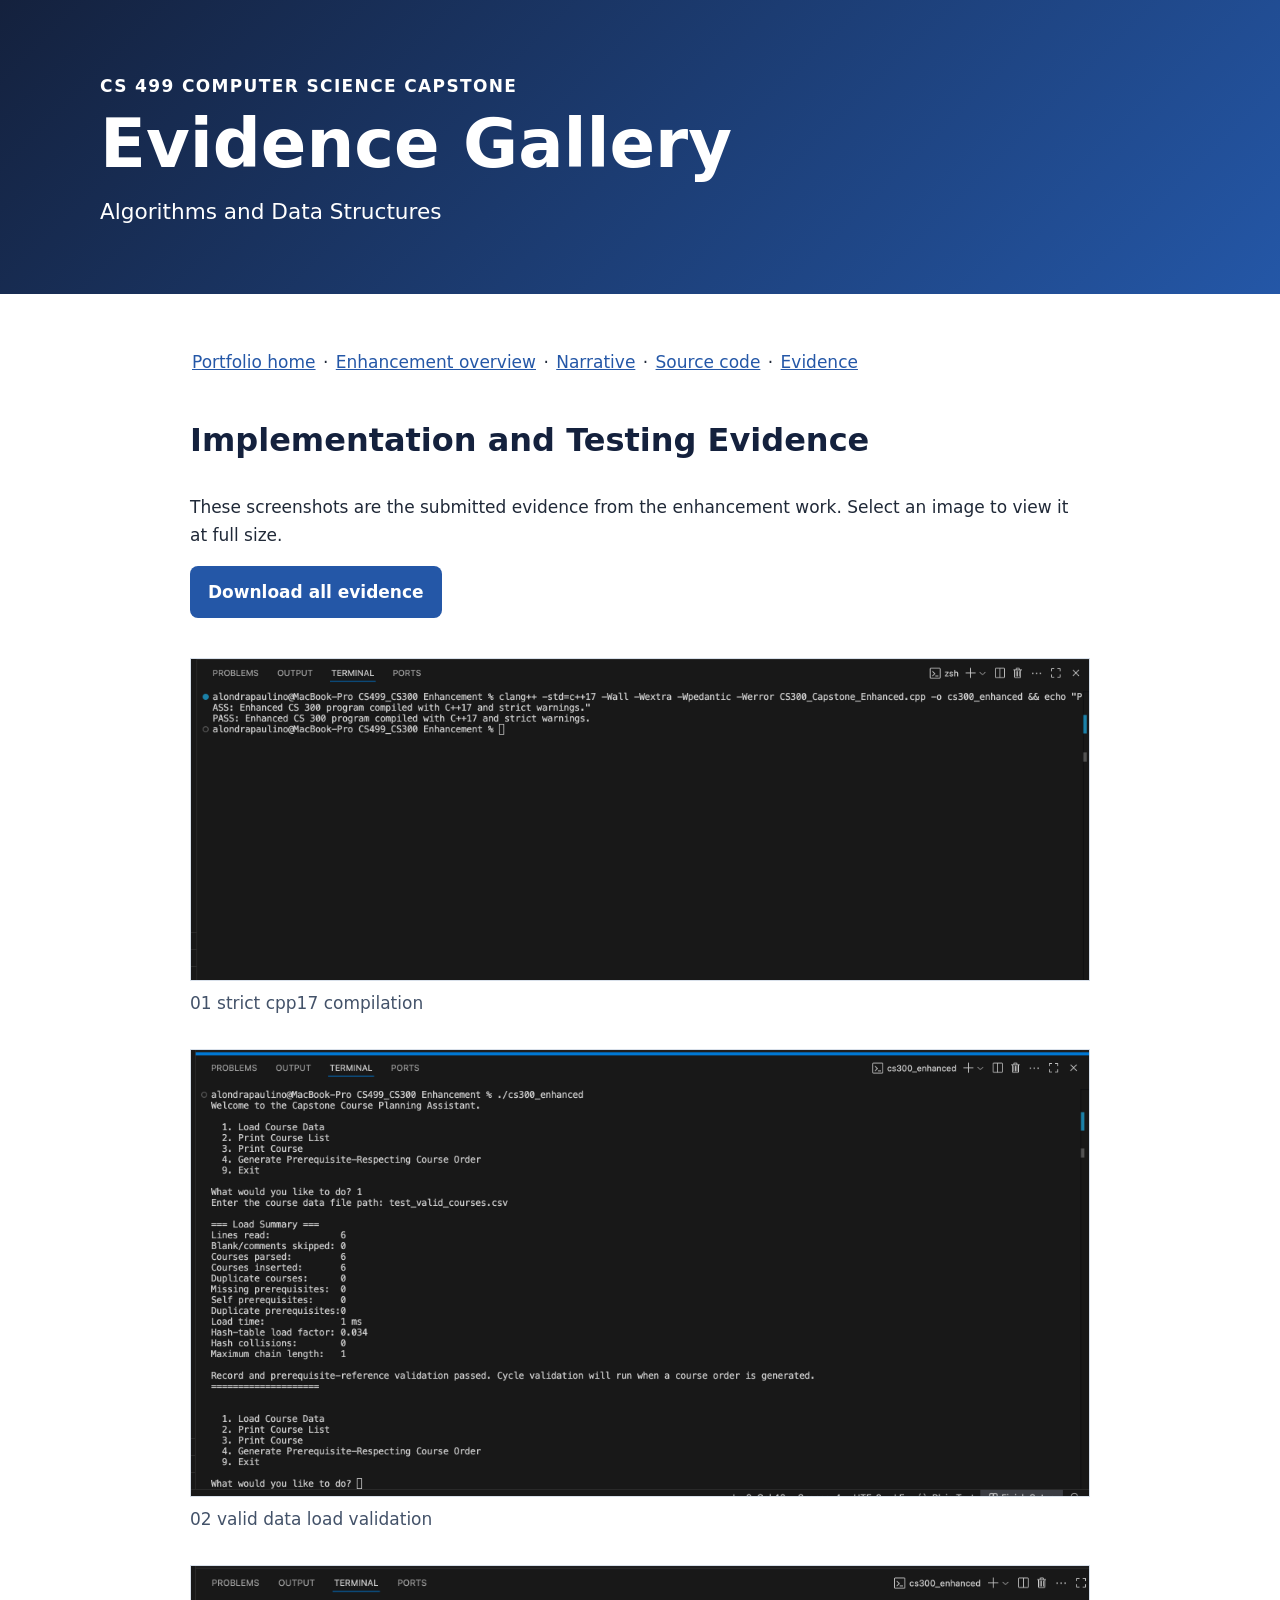
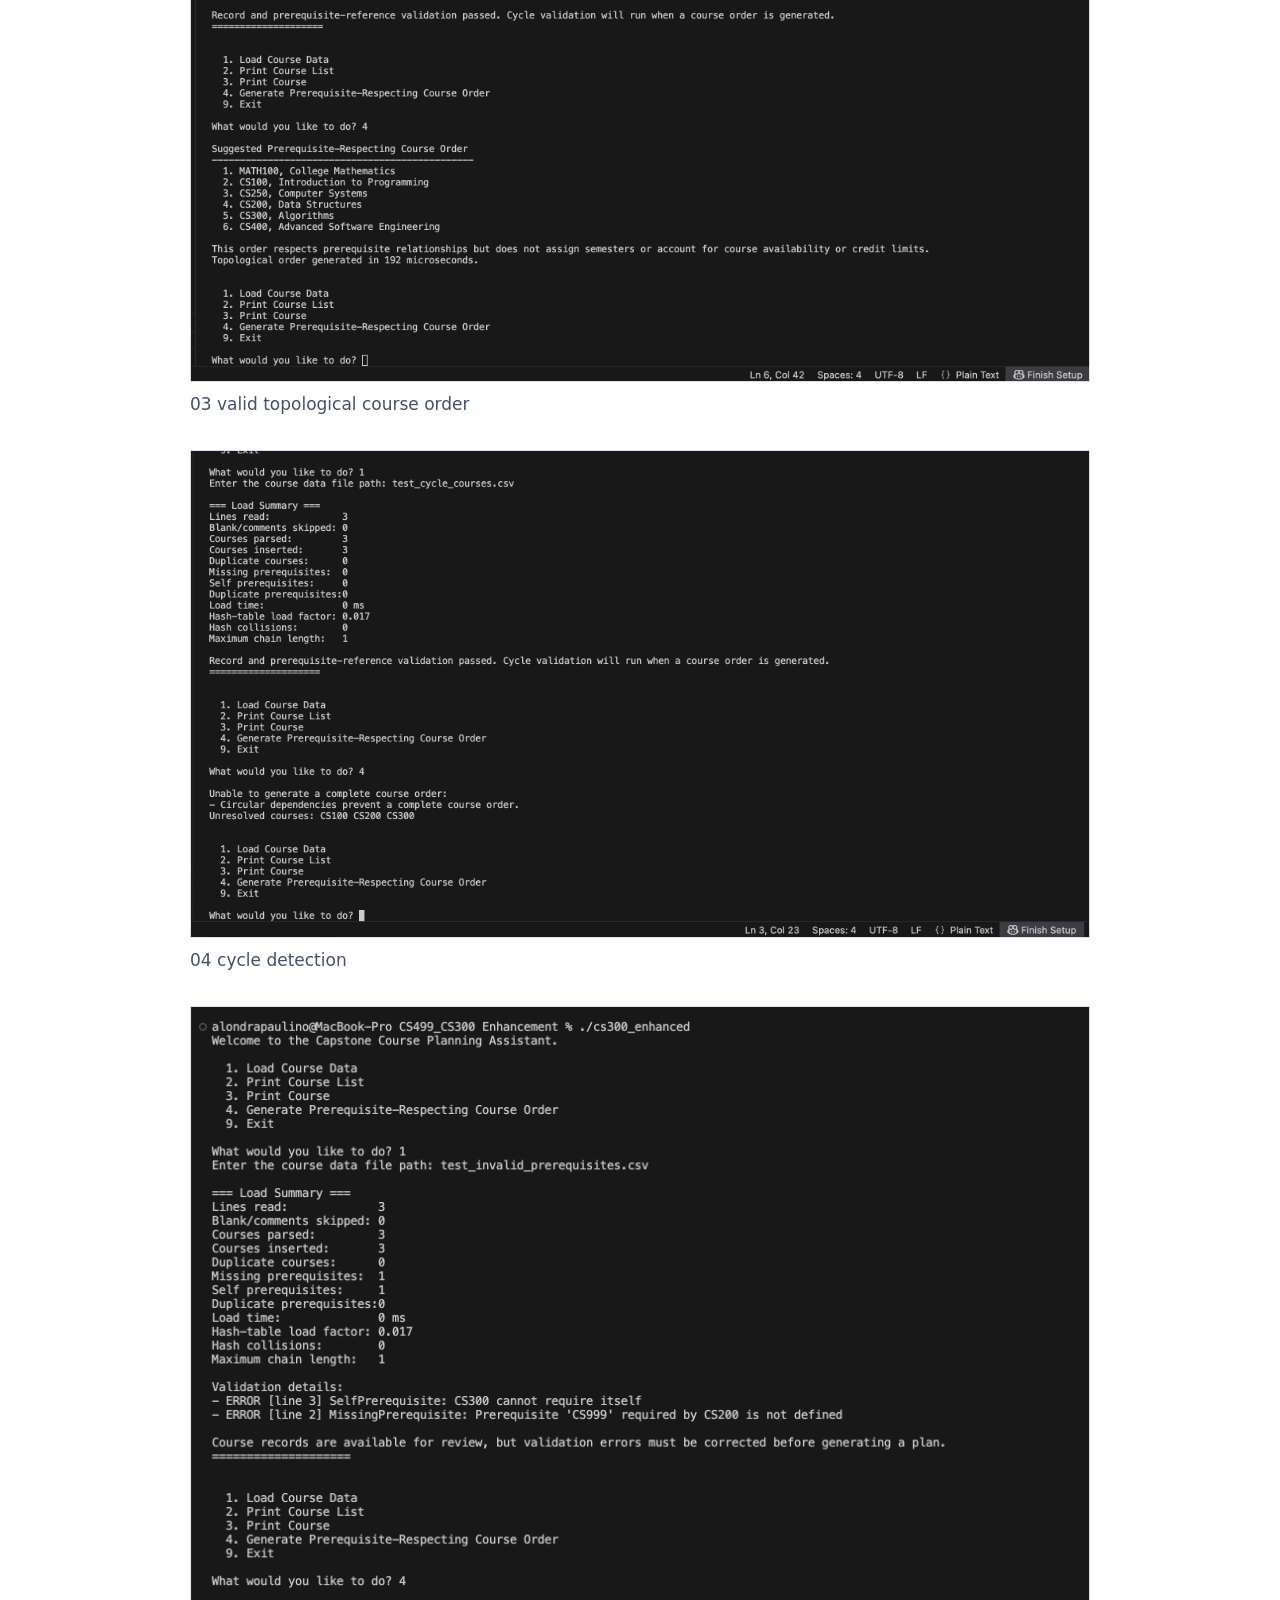
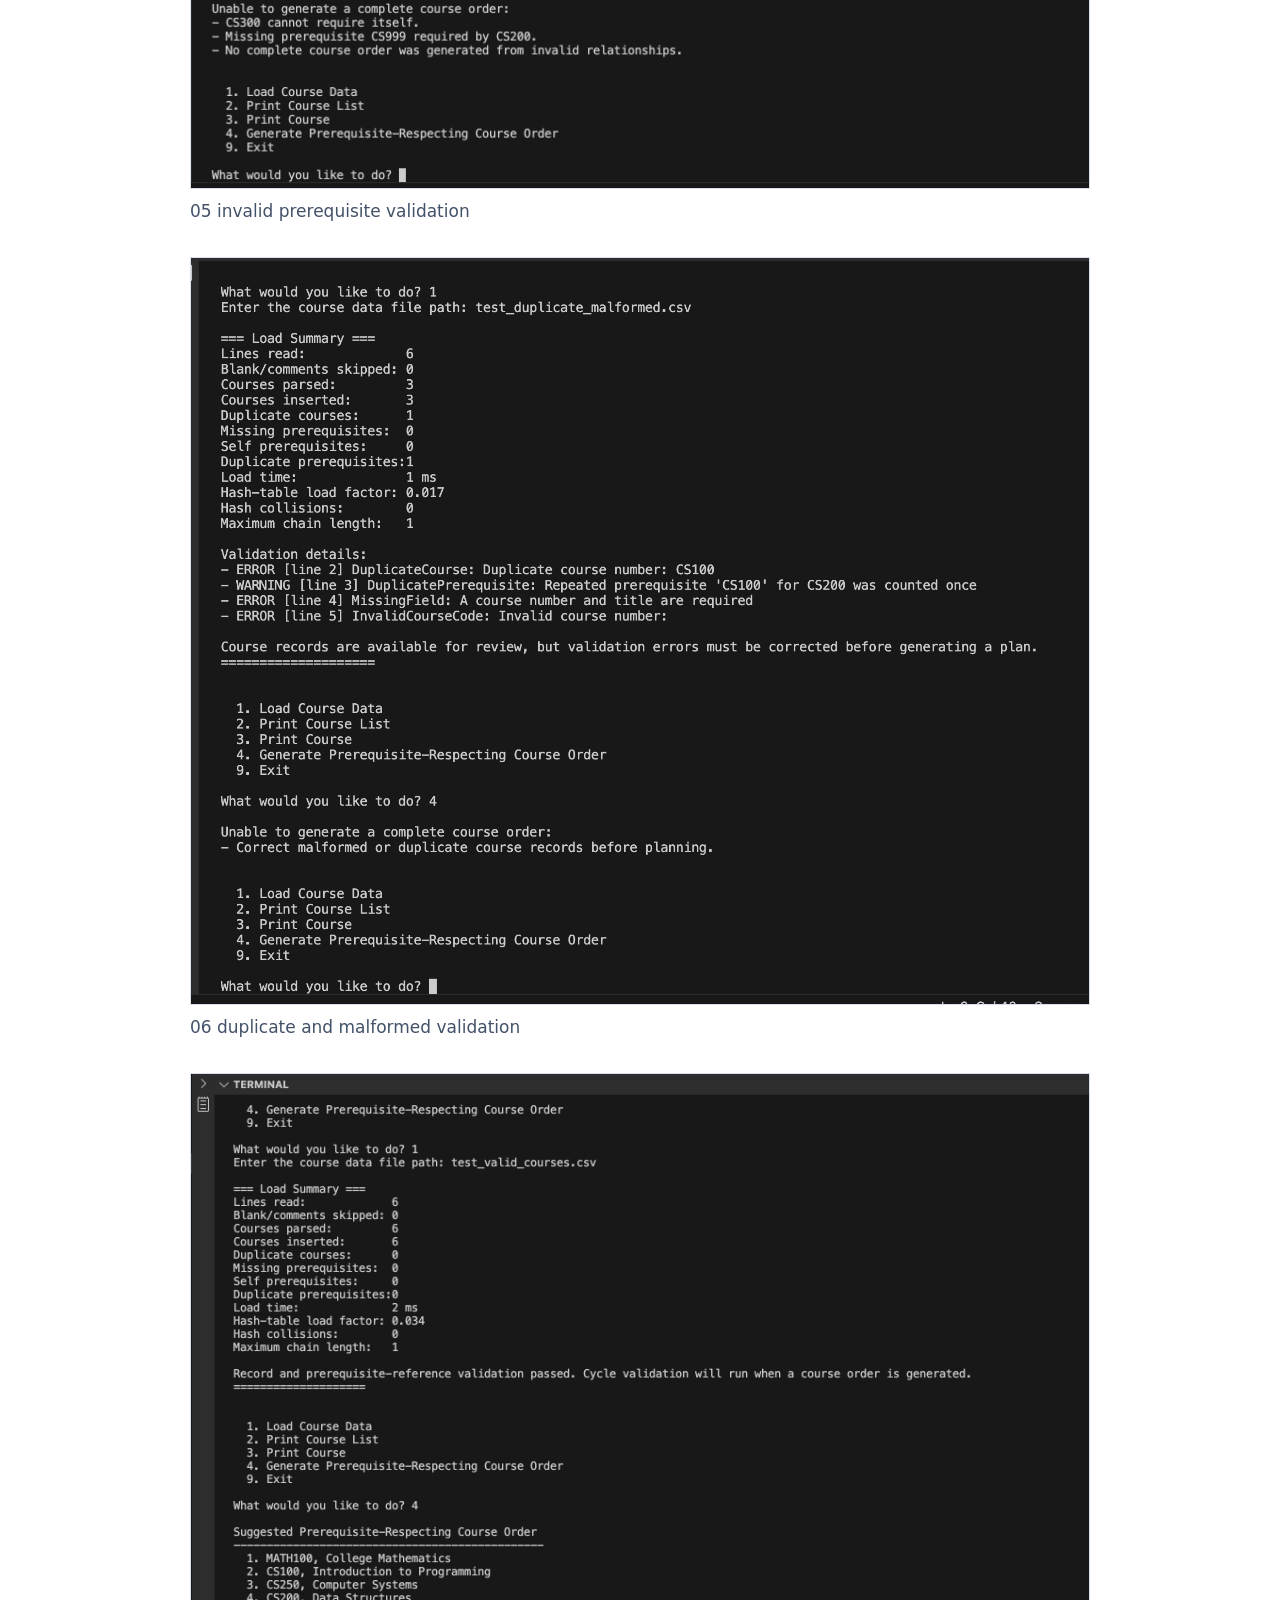
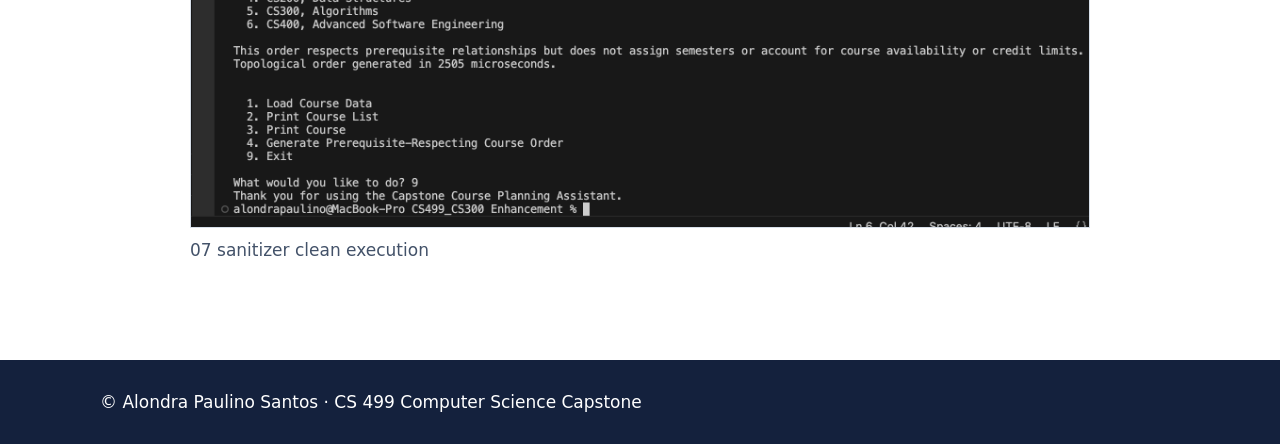
<file: enhancement-two/evidence.html>
<!doctype html>
<html lang="en"><head><meta charset="utf-8"><meta name="viewport" content="width=device-width, initial-scale=1"><title>Evidence Gallery | CS 499 Capstone</title><link rel="stylesheet" href="../styles.css"></head>
<body><a class="skip-link" href="#content">Skip to content</a><header class="hero"><div class="container"><p class="eyebrow">CS 499 Computer Science Capstone</p><h1>Evidence Gallery</h1><p class="intro">Algorithms and Data Structures</p></div></header>
<main id="content" class="container reading"><nav aria-label="Portfolio navigation"><a href="../">Portfolio home</a> · <a href="./">Enhancement overview</a> · <a href="narrative.html">Narrative</a> · <a href="source.html">Source code</a> · <a href="evidence.html">Evidence</a></nav><h2>Implementation and Testing Evidence</h2><p>These screenshots are the submitted evidence from the enhancement work. Select an image to view it at full size.</p><p><a class="button" href="CS300-Screenshots-and-Test-Evidence.zip">Download all evidence</a></p><figure><a href="assets/evidence-01-strict-cpp17-compilation.png"><img class="evidence-image" loading="lazy" src="assets/evidence-01-strict-cpp17-compilation.png" alt="01 strict cpp17 compilation"></a><figcaption>01 strict cpp17 compilation</figcaption></figure>
<figure><a href="assets/evidence-02-valid-data-load-validation.png"><img class="evidence-image" loading="lazy" src="assets/evidence-02-valid-data-load-validation.png" alt="02 valid data load validation"></a><figcaption>02 valid data load validation</figcaption></figure>
<figure><a href="assets/evidence-03-valid-topological-course-order.png"><img class="evidence-image" loading="lazy" src="assets/evidence-03-valid-topological-course-order.png" alt="03 valid topological course order"></a><figcaption>03 valid topological course order</figcaption></figure>
<figure><a href="assets/evidence-04-cycle-detection.png"><img class="evidence-image" loading="lazy" src="assets/evidence-04-cycle-detection.png" alt="04 cycle detection"></a><figcaption>04 cycle detection</figcaption></figure>
<figure><a href="assets/evidence-05-invalid-prerequisite-validation.png"><img class="evidence-image" loading="lazy" src="assets/evidence-05-invalid-prerequisite-validation.png" alt="05 invalid prerequisite validation"></a><figcaption>05 invalid prerequisite validation</figcaption></figure>
<figure><a href="assets/evidence-06-duplicate-and-malformed-validation.png"><img class="evidence-image" loading="lazy" src="assets/evidence-06-duplicate-and-malformed-validation.png" alt="06 duplicate and malformed validation"></a><figcaption>06 duplicate and malformed validation</figcaption></figure>
<figure><a href="assets/evidence-07-sanitizer-clean-execution.png"><img class="evidence-image" loading="lazy" src="assets/evidence-07-sanitizer-clean-execution.png" alt="07 sanitizer clean execution"></a><figcaption>07 sanitizer clean execution</figcaption></figure></main><footer><div class="container">© Alondra Paulino Santos · CS 499 Computer Science Capstone</div></footer></body></html>
</file>
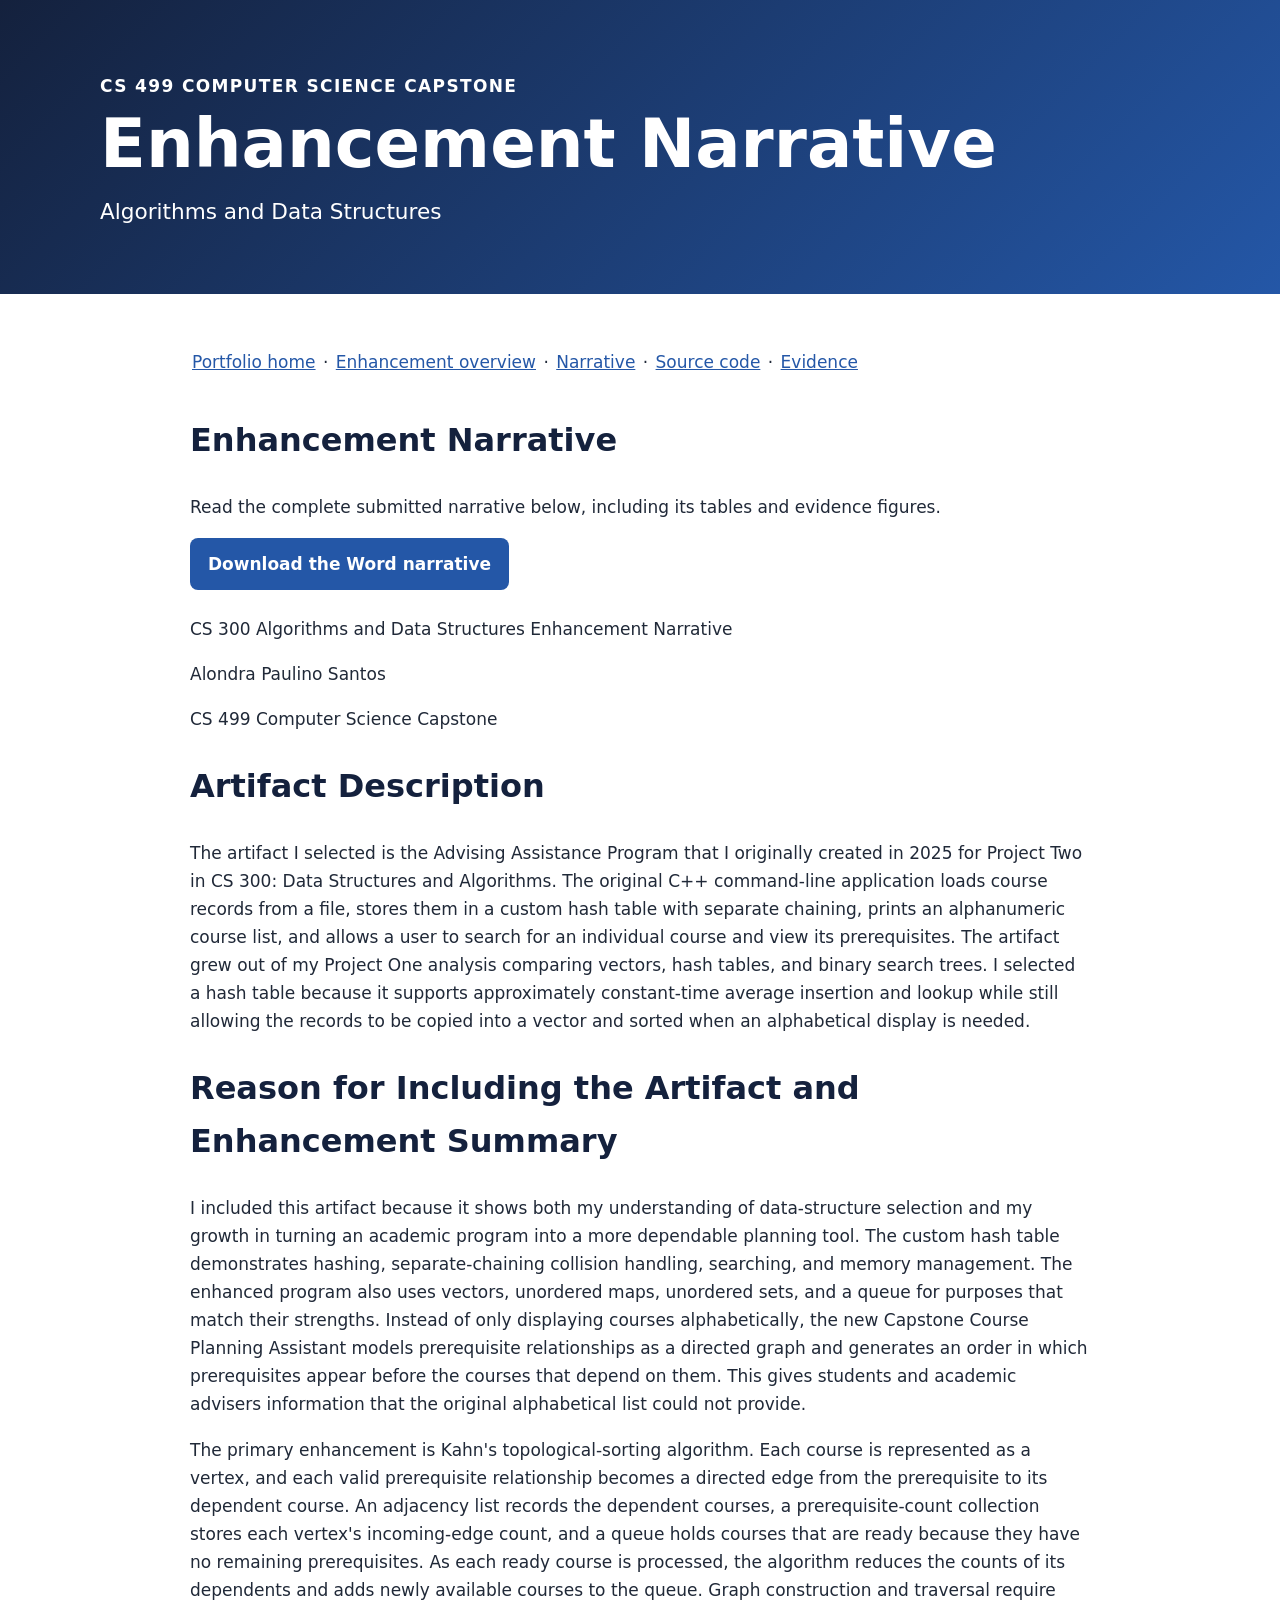
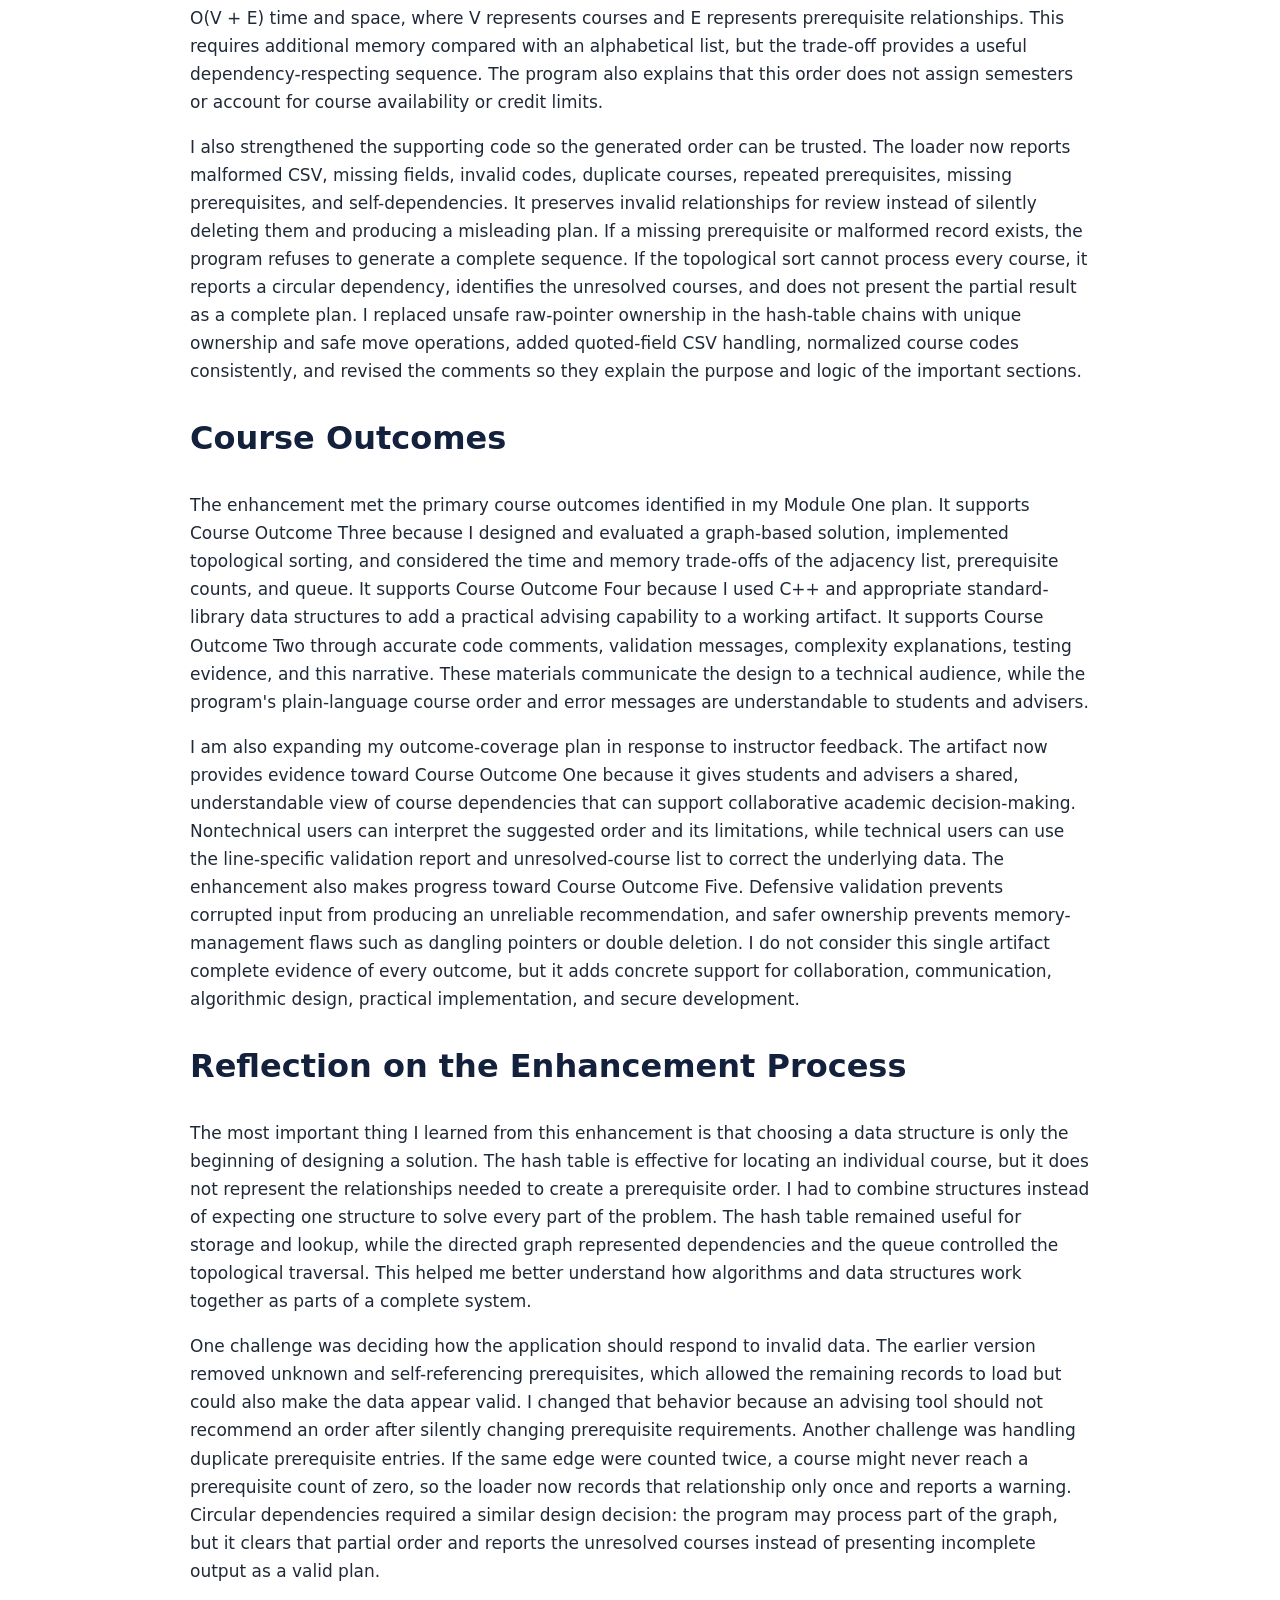
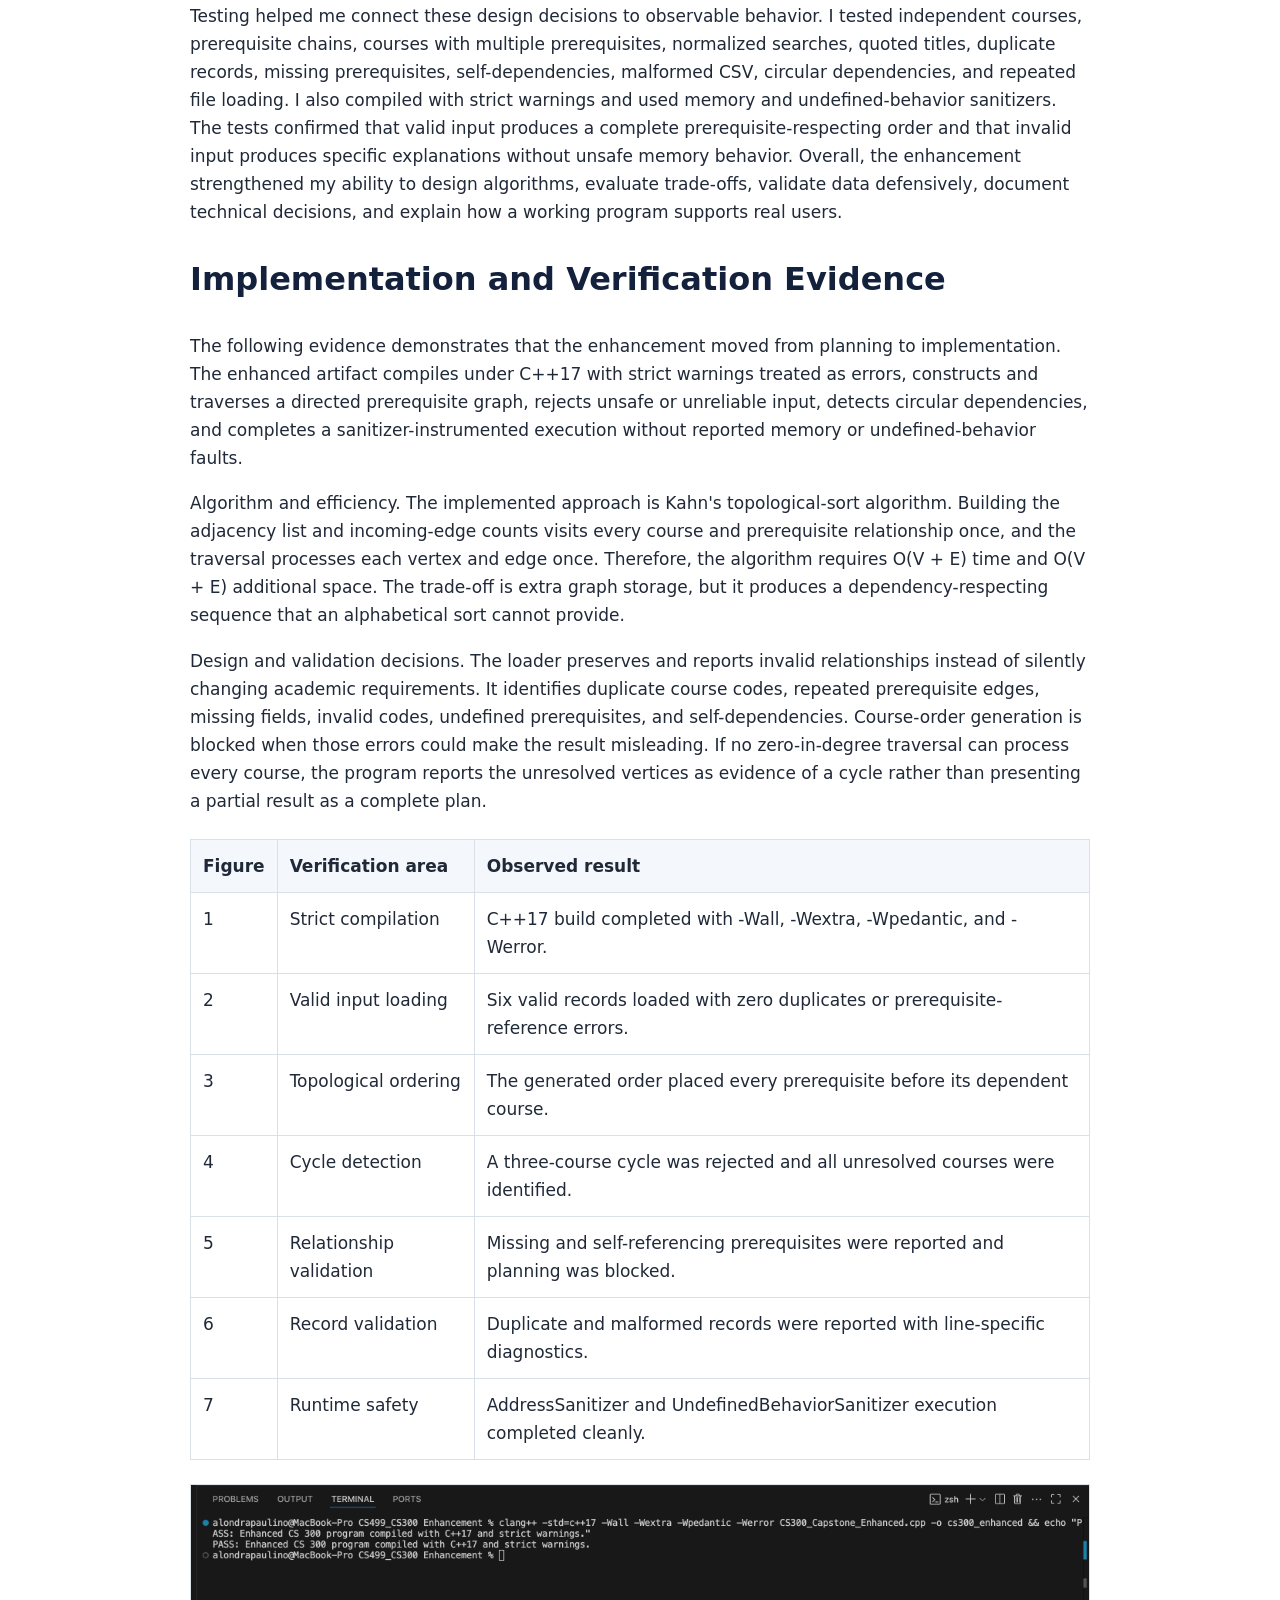
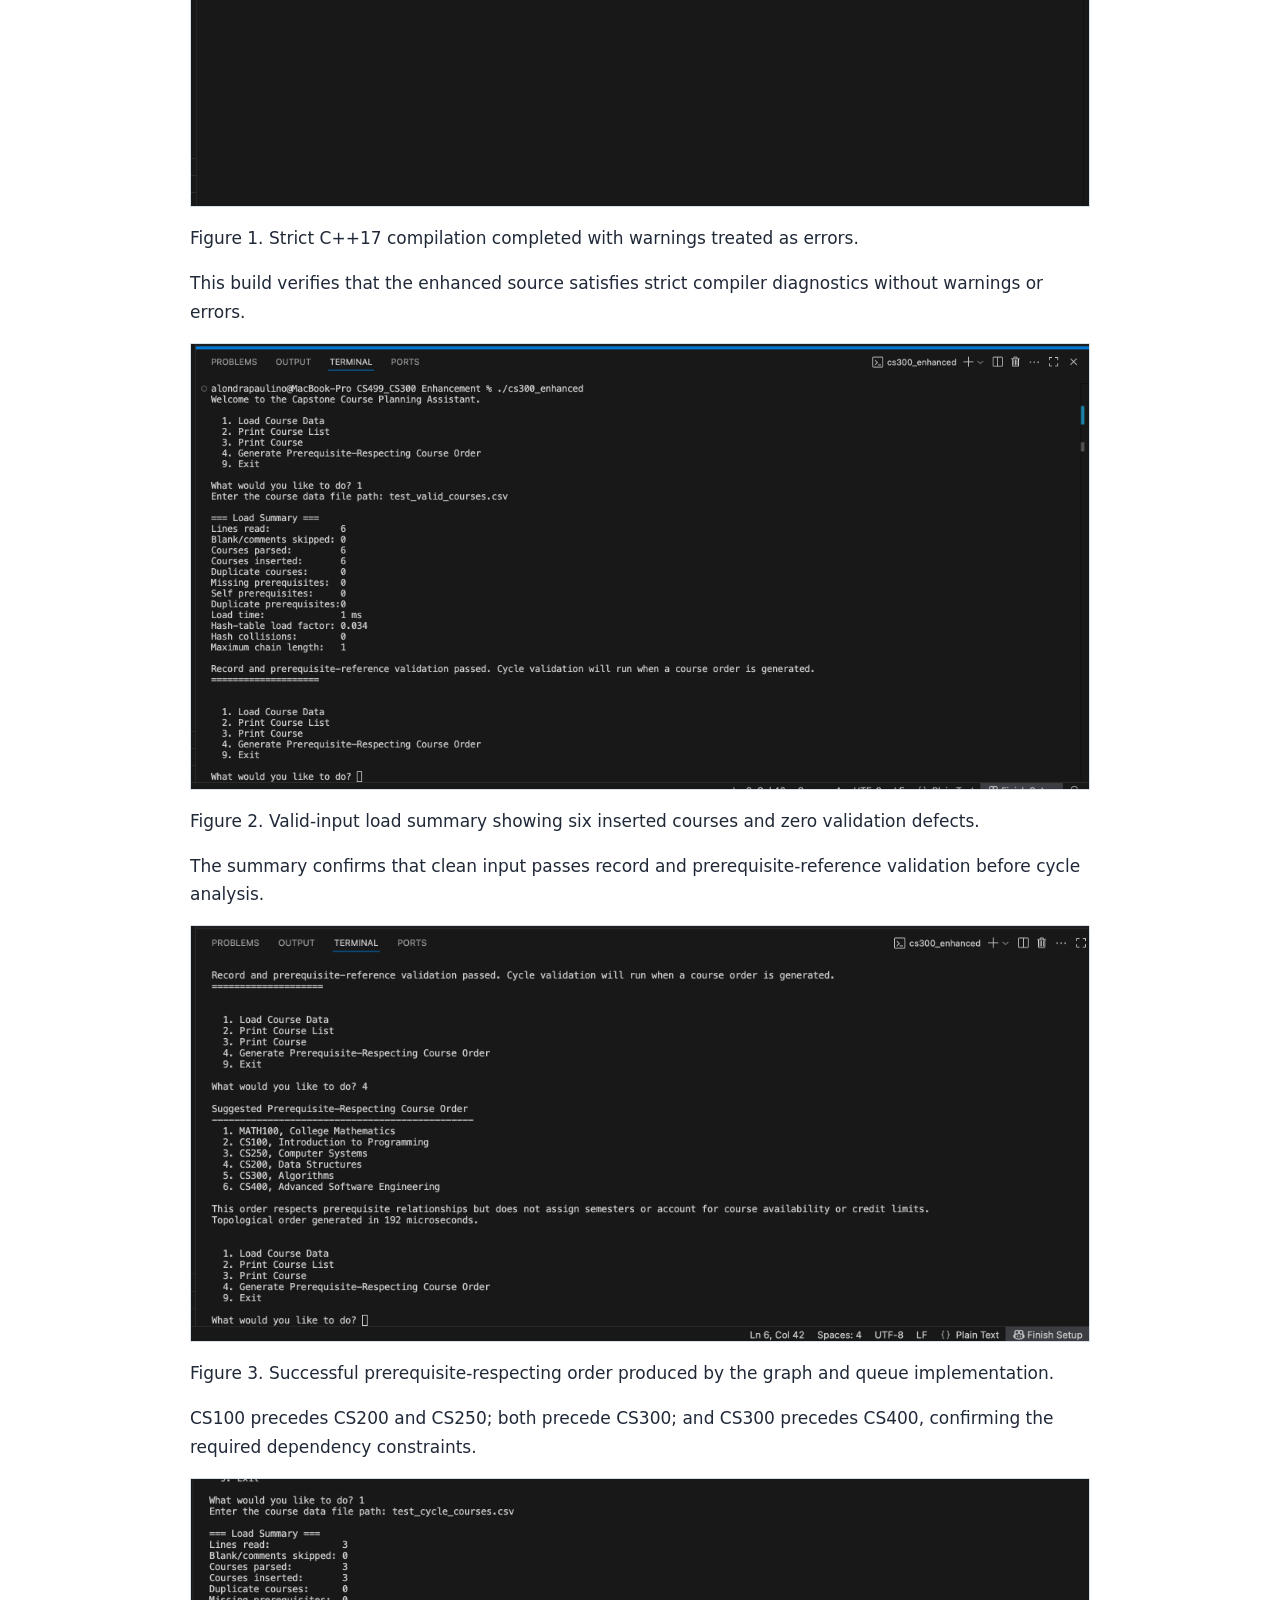
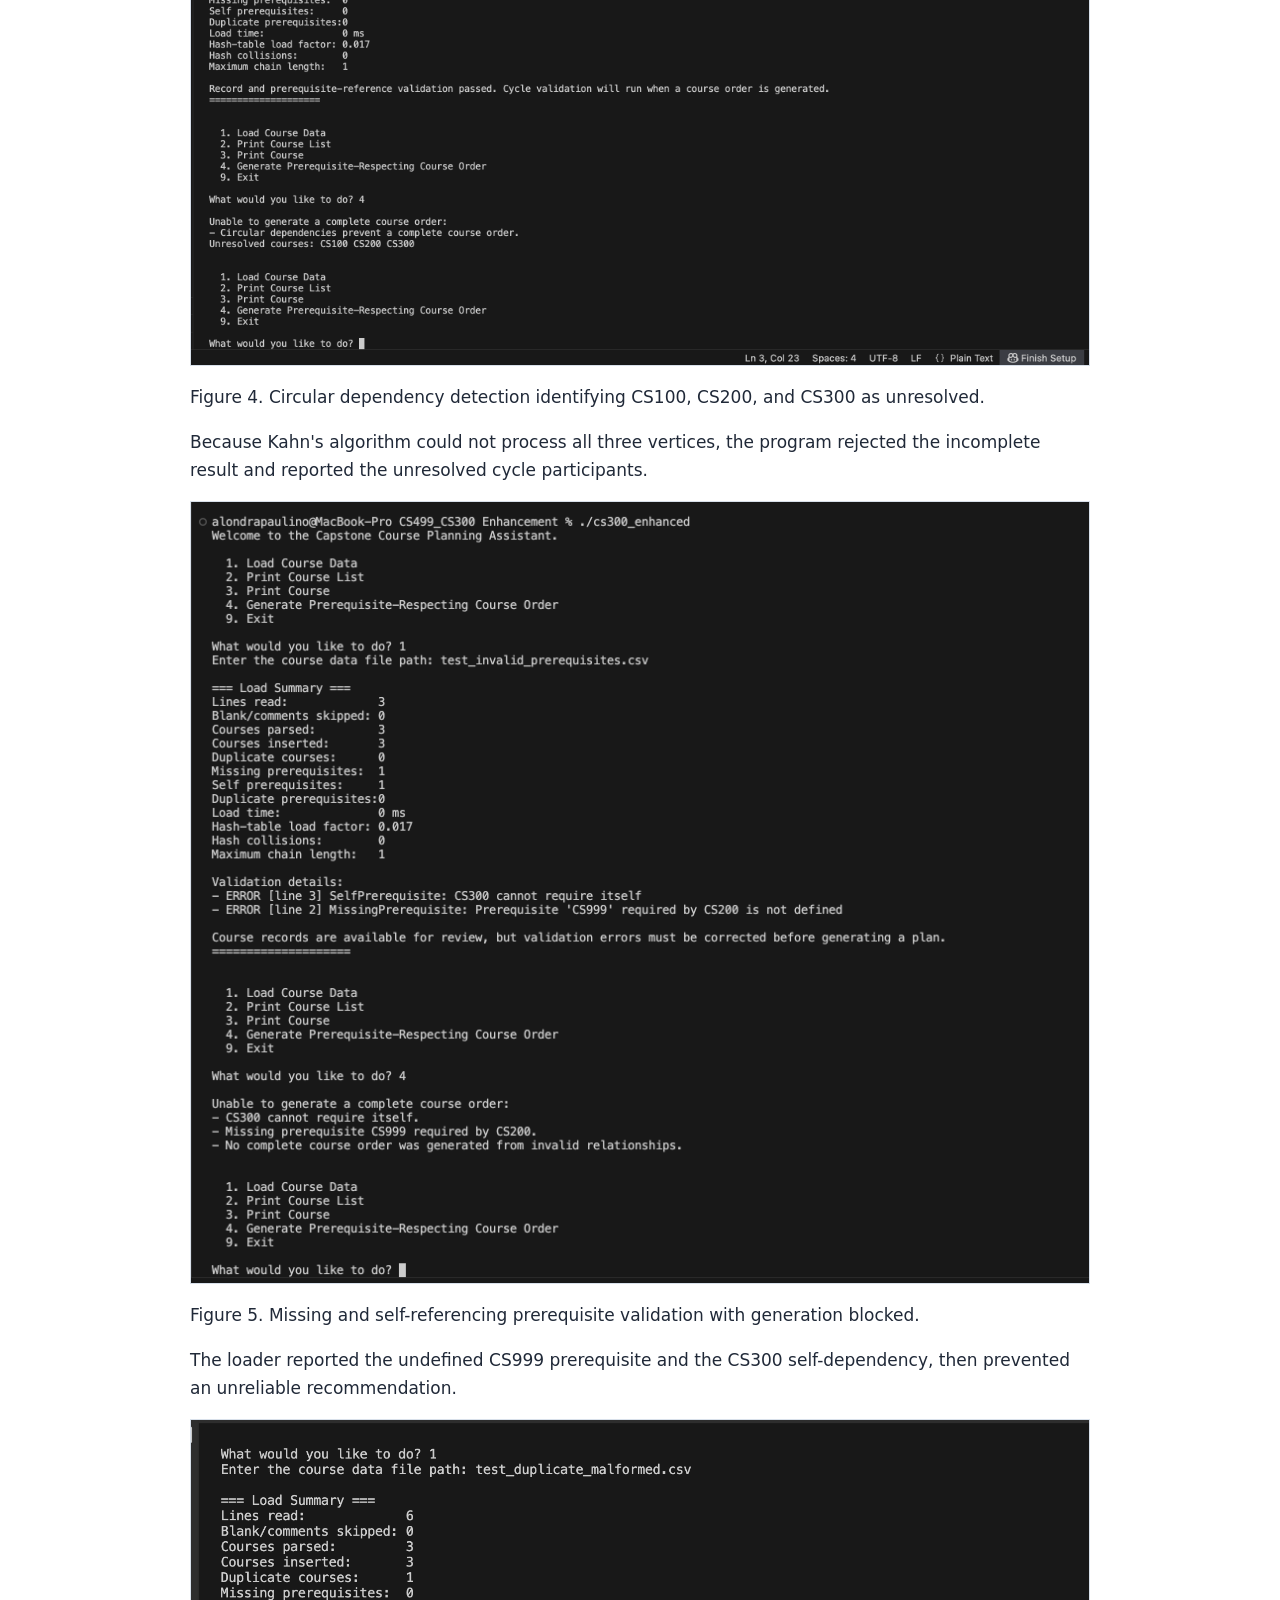
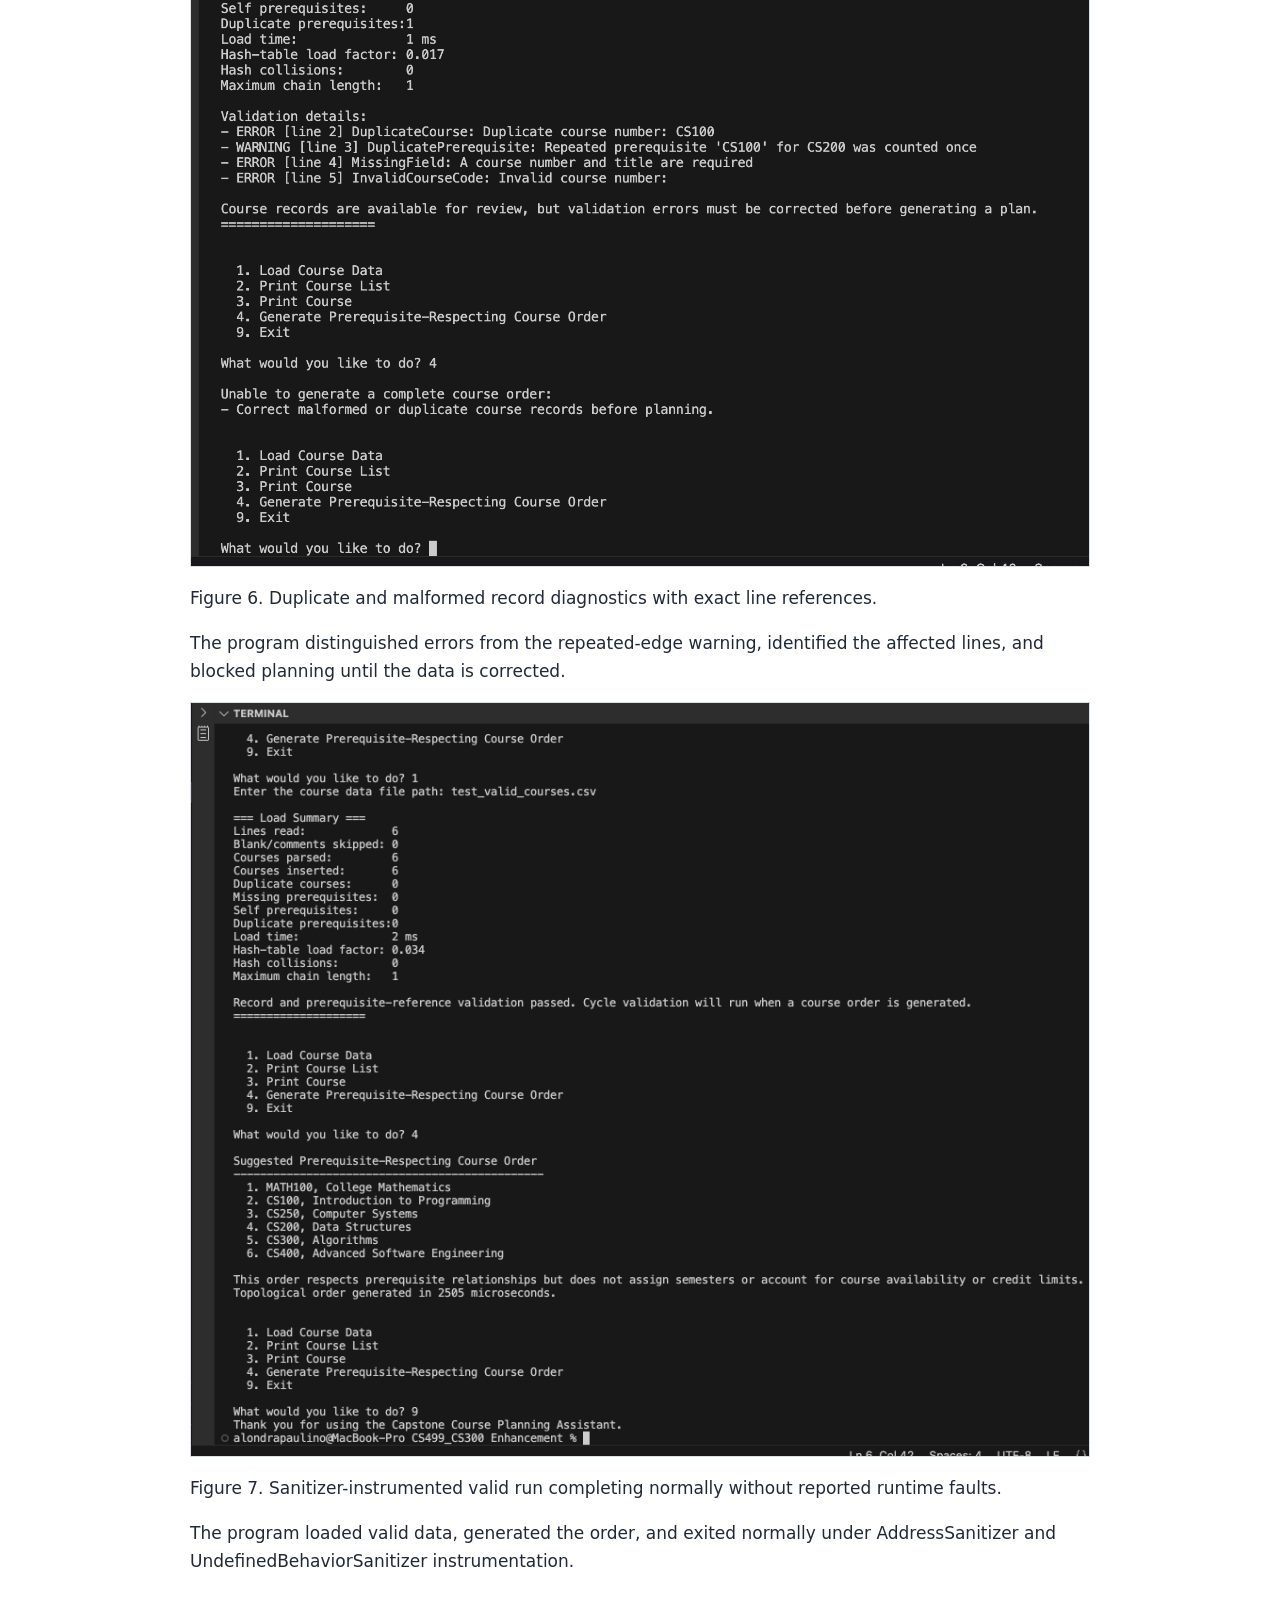
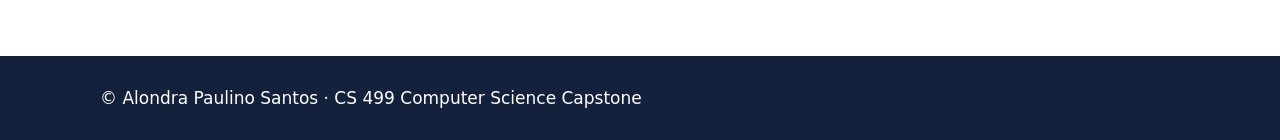
<file: enhancement-two/narrative.html>
<!doctype html>
<html lang="en"><head><meta charset="utf-8"><meta name="viewport" content="width=device-width, initial-scale=1"><title>Enhancement Narrative | CS 499 Capstone</title><link rel="stylesheet" href="../styles.css"></head>
<body><a class="skip-link" href="#content">Skip to content</a><header class="hero"><div class="container"><p class="eyebrow">CS 499 Computer Science Capstone</p><h1>Enhancement Narrative</h1><p class="intro">Algorithms and Data Structures</p></div></header>
<main id="content" class="container reading"><nav aria-label="Portfolio navigation"><a href="../">Portfolio home</a> · <a href="./">Enhancement overview</a> · <a href="narrative.html">Narrative</a> · <a href="source.html">Source code</a> · <a href="evidence.html">Evidence</a></nav><h2>Enhancement Narrative</h2><p>Read the complete submitted narrative below, including its tables and evidence figures.</p><p><a class="button" href="narrative.docx">Download the Word narrative</a></p><p>CS 300 Algorithms and Data Structures Enhancement Narrative</p>
<p>Alondra Paulino Santos</p>
<p>CS 499 Computer Science Capstone</p>
<h2>Artifact Description</h2>
<p>The artifact I selected is the Advising Assistance Program that I originally created in 2025 for Project Two in CS 300: Data Structures and Algorithms. The original C++ command-line application loads course records from a file, stores them in a custom hash table with separate chaining, prints an alphanumeric course list, and allows a user to search for an individual course and view its prerequisites. The artifact grew out of my Project One analysis comparing vectors, hash tables, and binary search trees. I selected a hash table because it supports approximately constant-time average insertion and lookup while still allowing the records to be copied into a vector and sorted when an alphabetical display is needed.</p>
<h2>Reason for Including the Artifact and Enhancement Summary</h2>
<p>I included this artifact because it shows both my understanding of data-structure selection and my growth in turning an academic program into a more dependable planning tool. The custom hash table demonstrates hashing, separate-chaining collision handling, searching, and memory management. The enhanced program also uses vectors, unordered maps, unordered sets, and a queue for purposes that match their strengths. Instead of only displaying courses alphabetically, the new Capstone Course Planning Assistant models prerequisite relationships as a directed graph and generates an order in which prerequisites appear before the courses that depend on them. This gives students and academic advisers information that the original alphabetical list could not provide.</p>
<p>The primary enhancement is Kahn&#x27;s topological-sorting algorithm. Each course is represented as a vertex, and each valid prerequisite relationship becomes a directed edge from the prerequisite to its dependent course. An adjacency list records the dependent courses, a prerequisite-count collection stores each vertex&#x27;s incoming-edge count, and a queue holds courses that are ready because they have no remaining prerequisites. As each ready course is processed, the algorithm reduces the counts of its dependents and adds newly available courses to the queue. Graph construction and traversal require O(V + E) time and space, where V represents courses and E represents prerequisite relationships. This requires additional memory compared with an alphabetical list, but the trade-off provides a useful dependency-respecting sequence. The program also explains that this order does not assign semesters or account for course availability or credit limits.</p>
<p>I also strengthened the supporting code so the generated order can be trusted. The loader now reports malformed CSV, missing fields, invalid codes, duplicate courses, repeated prerequisites, missing prerequisites, and self-dependencies. It preserves invalid relationships for review instead of silently deleting them and producing a misleading plan. If a missing prerequisite or malformed record exists, the program refuses to generate a complete sequence. If the topological sort cannot process every course, it reports a circular dependency, identifies the unresolved courses, and does not present the partial result as a complete plan. I replaced unsafe raw-pointer ownership in the hash-table chains with unique ownership and safe move operations, added quoted-field CSV handling, normalized course codes consistently, and revised the comments so they explain the purpose and logic of the important sections.</p>
<h2>Course Outcomes</h2>
<p>The enhancement met the primary course outcomes identified in my Module One plan. It supports Course Outcome Three because I designed and evaluated a graph-based solution, implemented topological sorting, and considered the time and memory trade-offs of the adjacency list, prerequisite counts, and queue. It supports Course Outcome Four because I used C++ and appropriate standard-library data structures to add a practical advising capability to a working artifact. It supports Course Outcome Two through accurate code comments, validation messages, complexity explanations, testing evidence, and this narrative. These materials communicate the design to a technical audience, while the program&#x27;s plain-language course order and error messages are understandable to students and advisers.</p>
<p>I am also expanding my outcome-coverage plan in response to instructor feedback. The artifact now provides evidence toward Course Outcome One because it gives students and advisers a shared, understandable view of course dependencies that can support collaborative academic decision-making. Nontechnical users can interpret the suggested order and its limitations, while technical users can use the line-specific validation report and unresolved-course list to correct the underlying data. The enhancement also makes progress toward Course Outcome Five. Defensive validation prevents corrupted input from producing an unreliable recommendation, and safer ownership prevents memory-management flaws such as dangling pointers or double deletion. I do not consider this single artifact complete evidence of every outcome, but it adds concrete support for collaboration, communication, algorithmic design, practical implementation, and secure development.</p>
<h2>Reflection on the Enhancement Process</h2>
<p>The most important thing I learned from this enhancement is that choosing a data structure is only the beginning of designing a solution. The hash table is effective for locating an individual course, but it does not represent the relationships needed to create a prerequisite order. I had to combine structures instead of expecting one structure to solve every part of the problem. The hash table remained useful for storage and lookup, while the directed graph represented dependencies and the queue controlled the topological traversal. This helped me better understand how algorithms and data structures work together as parts of a complete system.</p>
<p>One challenge was deciding how the application should respond to invalid data. The earlier version removed unknown and self-referencing prerequisites, which allowed the remaining records to load but could also make the data appear valid. I changed that behavior because an advising tool should not recommend an order after silently changing prerequisite requirements. Another challenge was handling duplicate prerequisite entries. If the same edge were counted twice, a course might never reach a prerequisite count of zero, so the loader now records that relationship only once and reports a warning. Circular dependencies required a similar design decision: the program may process part of the graph, but it clears that partial order and reports the unresolved courses instead of presenting incomplete output as a valid plan.</p>
<p>Testing helped me connect these design decisions to observable behavior. I tested independent courses, prerequisite chains, courses with multiple prerequisites, normalized searches, quoted titles, duplicate records, missing prerequisites, self-dependencies, malformed CSV, circular dependencies, and repeated file loading. I also compiled with strict warnings and used memory and undefined-behavior sanitizers. The tests confirmed that valid input produces a complete prerequisite-respecting order and that invalid input produces specific explanations without unsafe memory behavior. Overall, the enhancement strengthened my ability to design algorithms, evaluate trade-offs, validate data defensively, document technical decisions, and explain how a working program supports real users.</p>
<h2>Implementation and Verification Evidence</h2>
<p>The following evidence demonstrates that the enhancement moved from planning to implementation. The enhanced artifact compiles under C++17 with strict warnings treated as errors, constructs and traverses a directed prerequisite graph, rejects unsafe or unreliable input, detects circular dependencies, and completes a sanitizer-instrumented execution without reported memory or undefined-behavior faults.</p>
<p>Algorithm and efficiency. The implemented approach is Kahn&#x27;s topological-sort algorithm. Building the adjacency list and incoming-edge counts visits every course and prerequisite relationship once, and the traversal processes each vertex and edge once. Therefore, the algorithm requires O(V + E) time and O(V + E) additional space. The trade-off is extra graph storage, but it produces a dependency-respecting sequence that an alphabetical sort cannot provide.</p>
<p>Design and validation decisions. The loader preserves and reports invalid relationships instead of silently changing academic requirements. It identifies duplicate course codes, repeated prerequisite edges, missing fields, invalid codes, undefined prerequisites, and self-dependencies. Course-order generation is blocked when those errors could make the result misleading. If no zero-in-degree traversal can process every course, the program reports the unresolved vertices as evidence of a cycle rather than presenting a partial result as a complete plan.</p>
<div class="table-scroll"><table><tr><th>Figure</th><th>Verification area</th><th>Observed result</th></tr><tr><td>1</td><td>Strict compilation</td><td>C++17 build completed with -Wall, -Wextra, -Wpedantic, and -Werror.</td></tr><tr><td>2</td><td>Valid input loading</td><td>Six valid records loaded with zero duplicates or prerequisite-reference errors.</td></tr><tr><td>3</td><td>Topological ordering</td><td>The generated order placed every prerequisite before its dependent course.</td></tr><tr><td>4</td><td>Cycle detection</td><td>A three-course cycle was rejected and all unresolved courses were identified.</td></tr><tr><td>5</td><td>Relationship validation</td><td>Missing and self-referencing prerequisites were reported and planning was blocked.</td></tr><tr><td>6</td><td>Record validation</td><td>Duplicate and malformed records were reported with line-specific diagnostics.</td></tr><tr><td>7</td><td>Runtime safety</td><td>AddressSanitizer and UndefinedBehaviorSanitizer execution completed cleanly.</td></tr></table></div>
<p><a href="assets/narrative-figure-1.png"><img class="evidence-image" loading="lazy" src="assets/narrative-figure-1.png" alt="Narrative evidence figure 1; description appears in the adjacent caption"></a></p>
<p>Figure 1. Strict C++17 compilation completed with warnings treated as errors.</p>
<p>This build verifies that the enhanced source satisfies strict compiler diagnostics without warnings or errors.</p>
<p><a href="assets/narrative-figure-2.png"><img class="evidence-image" loading="lazy" src="assets/narrative-figure-2.png" alt="Narrative evidence figure 2; description appears in the adjacent caption"></a></p>
<p>Figure 2. Valid-input load summary showing six inserted courses and zero validation defects.</p>
<p>The summary confirms that clean input passes record and prerequisite-reference validation before cycle analysis.</p>
<p><a href="assets/narrative-figure-3.png"><img class="evidence-image" loading="lazy" src="assets/narrative-figure-3.png" alt="Narrative evidence figure 3; description appears in the adjacent caption"></a></p>
<p>Figure 3. Successful prerequisite-respecting order produced by the graph and queue implementation.</p>
<p>CS100 precedes CS200 and CS250; both precede CS300; and CS300 precedes CS400, confirming the required dependency constraints.</p>
<p><a href="assets/narrative-figure-4.png"><img class="evidence-image" loading="lazy" src="assets/narrative-figure-4.png" alt="Narrative evidence figure 4; description appears in the adjacent caption"></a></p>
<p>Figure 4. Circular dependency detection identifying CS100, CS200, and CS300 as unresolved.</p>
<p>Because Kahn&#x27;s algorithm could not process all three vertices, the program rejected the incomplete result and reported the unresolved cycle participants.</p>
<p><a href="assets/narrative-figure-5.png"><img class="evidence-image" loading="lazy" src="assets/narrative-figure-5.png" alt="Narrative evidence figure 5; description appears in the adjacent caption"></a></p>
<p>Figure 5. Missing and self-referencing prerequisite validation with generation blocked.</p>
<p>The loader reported the undefined CS999 prerequisite and the CS300 self-dependency, then prevented an unreliable recommendation.</p>
<p><a href="assets/narrative-figure-6.png"><img class="evidence-image" loading="lazy" src="assets/narrative-figure-6.png" alt="Narrative evidence figure 6; description appears in the adjacent caption"></a></p>
<p>Figure 6. Duplicate and malformed record diagnostics with exact line references.</p>
<p>The program distinguished errors from the repeated-edge warning, identified the affected lines, and blocked planning until the data is corrected.</p>
<p><a href="assets/narrative-figure-7.png"><img class="evidence-image" loading="lazy" src="assets/narrative-figure-7.png" alt="Narrative evidence figure 7; description appears in the adjacent caption"></a></p>
<p>Figure 7. Sanitizer-instrumented valid run completing normally without reported runtime faults.</p>
<p>The program loaded valid data, generated the order, and exited normally under AddressSanitizer and UndefinedBehaviorSanitizer instrumentation.</p></main><footer><div class="container">© Alondra Paulino Santos · CS 499 Computer Science Capstone</div></footer></body></html>
</file>
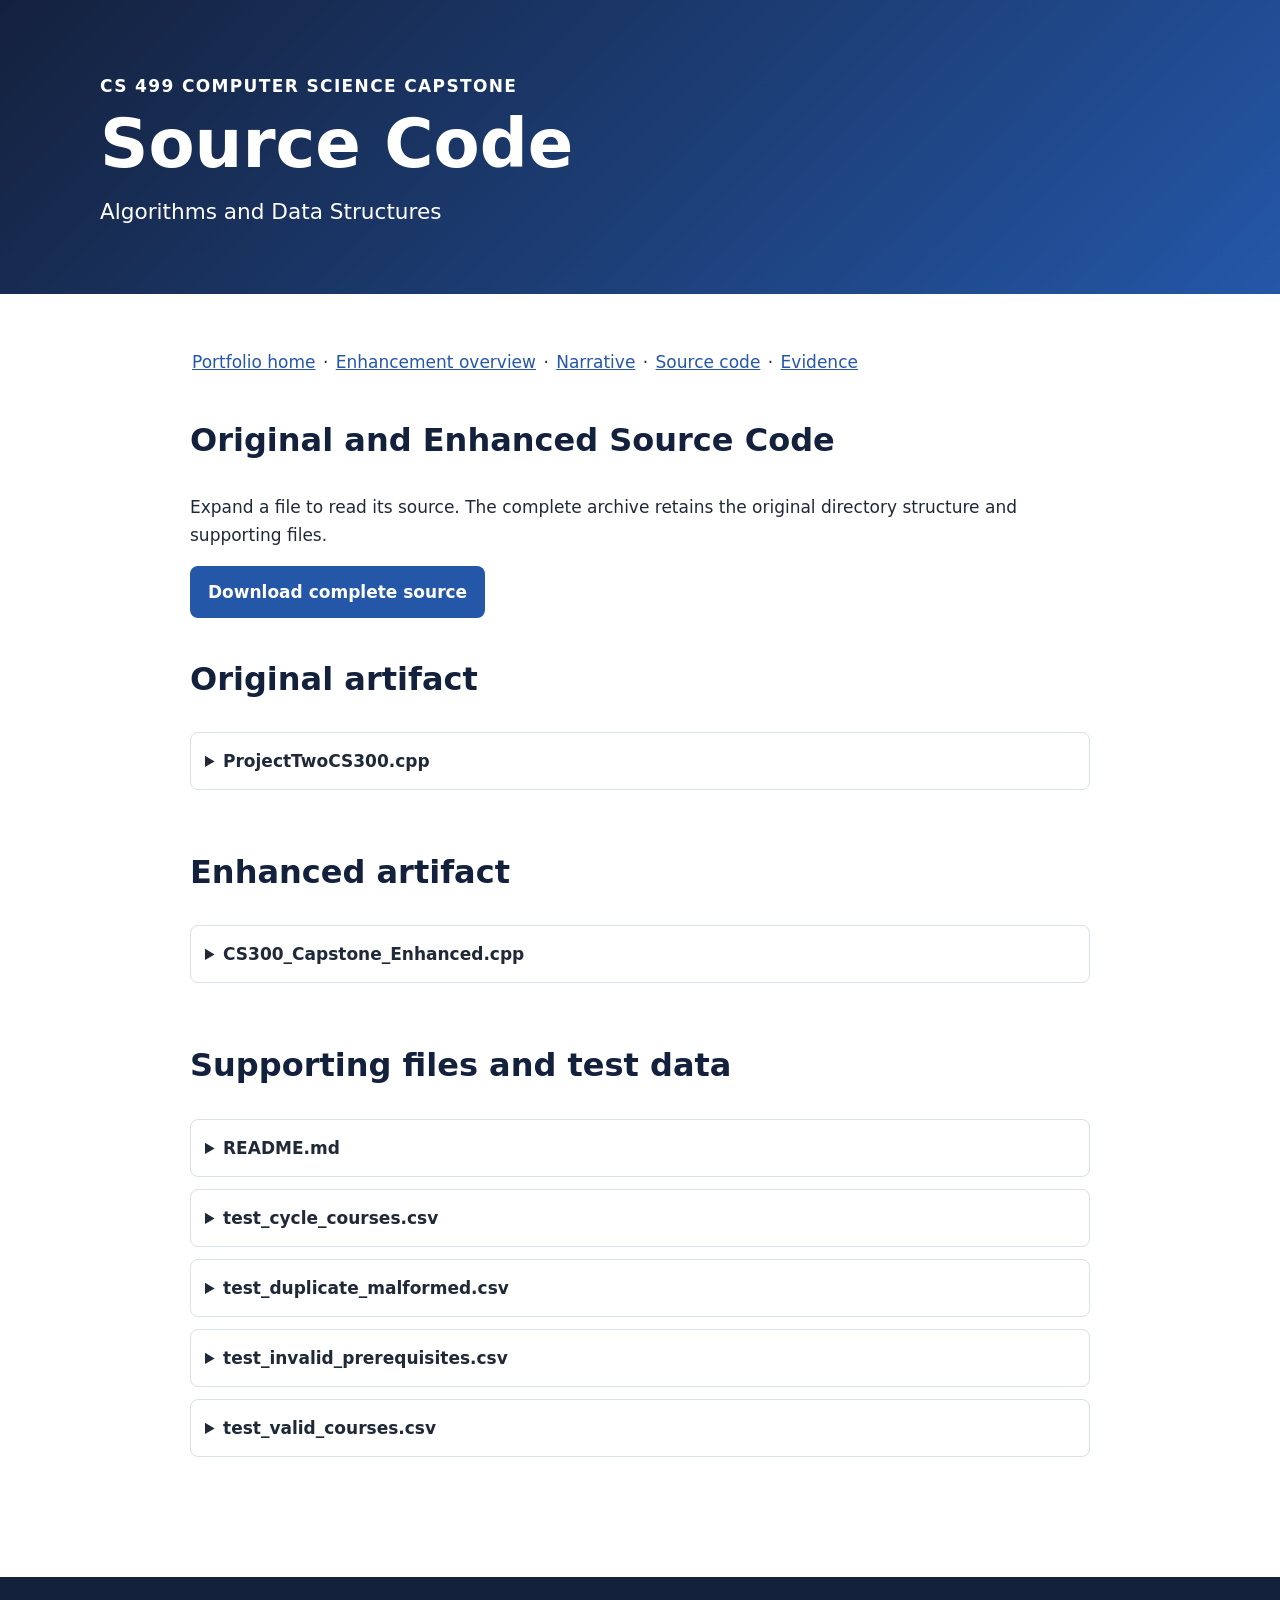
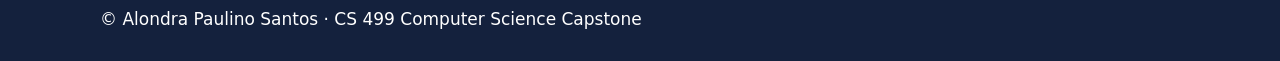
<file: enhancement-two/source.html>
<!doctype html>
<html lang="en"><head><meta charset="utf-8"><meta name="viewport" content="width=device-width, initial-scale=1"><title>Source Code | CS 499 Capstone</title><link rel="stylesheet" href="../styles.css"></head>
<body><a class="skip-link" href="#content">Skip to content</a><header class="hero"><div class="container"><p class="eyebrow">CS 499 Computer Science Capstone</p><h1>Source Code</h1><p class="intro">Algorithms and Data Structures</p></div></header>
<main id="content" class="container reading"><nav aria-label="Portfolio navigation"><a href="../">Portfolio home</a> · <a href="./">Enhancement overview</a> · <a href="narrative.html">Narrative</a> · <a href="source.html">Source code</a> · <a href="evidence.html">Evidence</a></nav><h2>Original and Enhanced Source Code</h2><p>Expand a file to read its source. The complete archive retains the original directory structure and supporting files.</p><p><a class="button" href="CS300-Original-and-Enhanced-Source.zip">Download complete source</a></p><section><h2>Original artifact</h2><details><summary>ProjectTwoCS300.cpp</summary><pre><code>﻿// ProjectTwo.cpp
// Alondra Paulino Santos
// CS 300 – Project Two (Advising Assistance Program)
// Data structure: Hash Table (chaining), per Project One recommendation.
// Notes:
//  - Single-file CLI program (no external headers/parsers).
//  - Implements multi-pass validation, line-numbered error reporting,
//    cycle detection, adaptive sorting, robust menu with help, and basic timing.

#include &lt;algorithm&gt;
#include &lt;chrono&gt;
#include &lt;cctype&gt;
#include &lt;fstream&gt;
#include &lt;iostream&gt;
#include &lt;sstream&gt;
#include &lt;string&gt;
#include &lt;unordered_map&gt;
#include &lt;unordered_set&gt;
#include &lt;vector&gt;

using std::cin;
using std::cout;
using std::endl;
using std::getline;
using std::ifstream;
using std::size_t;
using std::string;
using std::unordered_map;
using std::unordered_set;
using std::vector;

// Domain Model
struct Course {
    string number;               // normalized (trimmed, uppercased) e.g., &quot;CSCI200&quot;
    string title;                // course title
    vector&lt;string&gt; prereqs;      // normalized prerequisite course numbers
};

// Utility: trimming &amp; normalization
static inline string ltrim(const string&amp; s) {
    size_t i = 0;
    while (i &lt; s.size() &amp;&amp; std::isspace(static_cast&lt;unsigned char&gt;(s[i]))) ++i;
    return s.substr(i);
}
static inline string rtrim(const string&amp; s) {
    if (s.empty()) return s;
    size_t i = s.size();
    while (i &gt; 0 &amp;&amp; std::isspace(static_cast&lt;unsigned char&gt;(s[i - 1]))) --i;
    return s.substr(0, i);
}
static inline string trim(const string&amp; s) { return rtrim(ltrim(s)); }

// Normalize course codes so comparisons are consistent (e.g., &quot;csci200 &quot; -&gt; &quot;CSCI200&quot;).
static inline string NormalizeCourse(const string&amp; raw) {
    string t = trim(raw);
    for (char&amp; c : t) c = static_cast&lt;char&gt;(std::toupper(static_cast&lt;unsigned char&gt;(c)));
    return t;
}
/* Reviewer note (Normalization):
   Normalize all course codes (trim + uppercase) before any hashing/lookup,
   so user input like &quot;csci 200&quot; matches &quot;CSCI200&quot; in the data. Prevents subtle
   mismatches and makes the rest of the pipeline stable. */

   // -------------------------------
   // Hash Table (chaining)
   // -------------------------------
struct Node {
    Course data;
    Node* next = nullptr;
    explicit Node(const Course&amp; c) : data(c) {}
};

class HashTable {
public:
    explicit HashTable(size_t tableSize = 179) : tableSize_(tableSize), buckets_(tableSize_, nullptr) {}

    // Insert returns false on duplicate course number; otherwise true.
    bool Insert(const Course&amp; c) {
        size_t idx = Hash(c.number);
        // Check duplicate in chain
        for (Node* cur = buckets_[idx]; cur != nullptr; cur = cur-&gt;next) {
            if (cur-&gt;data.number == c.number) return false;
        }
        Node* n = new Node(c);
        n-&gt;next = buckets_[idx];
        buckets_[idx] = n;
        return true;
    }

    // Search returns pointer to Course if found; otherwise nullptr.
    const Course* Search(const string&amp; courseNumber) const {
        string key = NormalizeCourse(courseNumber);
        size_t idx = Hash(key);
        for (Node* cur = buckets_[idx]; cur != nullptr; cur = cur-&gt;next) {
            if (cur-&gt;data.number == key) return &amp;cur-&gt;data;
        }
        return nullptr;
    }

    // Gather all courses to a vector (no side effects on table).
    vector&lt;Course&gt; ToVector() const {
        vector&lt;Course&gt; out;
        out.reserve(256);
        for (Node* head : buckets_) {
            for (Node* cur = head; cur != nullptr; cur = cur-&gt;next) {
                out.push_back(cur-&gt;data);
            }
        }
        return out;
    }

    // Gather and return courses sorted alphanumerically by course number.
    vector&lt;Course&gt; ToVectorSorted() const {
        vector&lt;Course&gt; v = ToVector();

        // Adaptive choice: insertion sort for tiny sets, std::sort otherwise.
        if (v.size() &lt; 50) {
            for (size_t i = 1; i &lt; v.size(); ++i) {
                Course key = v[i];
                size_t j = i;
                while (j &gt; 0 &amp;&amp; v[j - 1].number &gt; key.number) {
                    v[j] = v[j - 1];
                    --j;
                }
                v[j] = key;
            }
        }
        else {
            std::sort(v.begin(), v.end(), [](const Course&amp; a, const Course&amp; b) {
                return a.number &lt; b.number;
                });
        }
        return v;
    }
    /* Reviewer note (Hash + Sorting):
       - Table uses chaining with a prime bucket count to keep average inserts/lookups ~O(1).
       - Sorting is adaptive: insertion sort for small N, std::sort for larger lists.
         This keeps the implementation simple but still responsive for typical inputs. */

    ~HashTable() {
        for (Node* head : buckets_) {
            while (head) {
                Node* nxt = head-&gt;next;
                delete head;
                head = nxt;
            }
        }
    }

private:
    // Simple 31-based rolling hash for strings; mod table size (prime recommended).
    size_t Hash(const string&amp; key) const {
        long long sum = 0;
        for (unsigned char ch : key) sum = sum * 31 + ch;
        if (sum &lt; 0) sum = -sum;
        return static_cast&lt;size_t&gt;(sum) % tableSize_;
    }

    size_t tableSize_;
    vector&lt;Node*&gt; buckets_;
};

// Load/Validation Reporting
struct LoadIssue {
    size_t lineNo{};
    string type;   // e.g., &quot;MissingField&quot;, &quot;Duplicate&quot;, &quot;UnknownPrereq&quot;, &quot;SelfPrereq&quot;, &quot;Cycle&quot;
    string detail; // human-readable
};

struct LoadResultSummary {
    size_t linesRead = 0;
    size_t parsedCourses = 0;
    size_t inserted = 0;
    size_t duplicates = 0;
    size_t unknownPrereqs = 0;
    size_t selfPrereqs = 0;
    size_t cycles = 0;
    vector&lt;LoadIssue&gt; issues;
};

// Pass 1: Parse CSV lines and populate a temporary map (detect duplicates, missing fields)
static bool ParseLineCSV(const string&amp; line, size_t lineNo,
    string&amp; outNumber, string&amp; outTitle, vector&lt;string&gt;&amp; outPrereqs,
    LoadResultSummary&amp; summary) {
    summary.linesRead++;

    // Skip empty/comment-only lines gracefully.
    string trimmed = trim(line);
    if (trimmed.empty()) return false;

    // Basic CSV split on commas (titles have no commas per project input).
    std::stringstream ss(line);
    string token;
    vector&lt;string&gt; tokens;
    while (getline(ss, token, &#x27;,&#x27;)) tokens.push_back(token);

    // Need at least courseNumber and title.
    if (tokens.size() &lt; 2) {
        summary.issues.push_back({ lineNo, &quot;MissingField&quot;,
                                  &quot;Missing course number or title&quot; });
        return false;
    }

    outNumber = NormalizeCourse(tokens[0]);
    outTitle = trim(tokens[1]);
    outPrereqs.clear();

    // Optional prereqs start at index 2 (ignore blanks).
    for (size_t i = 2; i &lt; tokens.size(); ++i) {
        string p = NormalizeCourse(tokens[i]);
        if (!p.empty()) outPrereqs.push_back(p);
    }

    // Basic field checks
    if (outNumber.empty()) {
        summary.issues.push_back({ lineNo, &quot;MissingField&quot;, &quot;Empty course number&quot; });
        return false;
    }
    if (outTitle.empty()) {
        summary.issues.push_back({ lineNo, &quot;MissingField&quot;,
                                  &quot;Empty course title for &quot; + outNumber });
        return false;
    }
    return true;
}
/* Reviewer note (Pass 1):
   First pass reads/normalizes each CSV line and records precise line numbers
   for any missing fields/duplicates. This makes bad rows easy to track down. 
   */

   // Pass 2A: Validate prereqs exist; strip unknown prereqs; track self-prereqs
static void ValidatePrereqs(unordered_map&lt;string, Course&gt;&amp; temp,
    LoadResultSummary&amp; summary) {
    for (auto&amp; kv : temp) {
        Course&amp; c = kv.second;
        vector&lt;string&gt; keep;
        for (const string&amp; p : c.prereqs) {
            if (p == c.number) {
                summary.selfPrereqs++;
                summary.issues.push_back({ 0, &quot;SelfPrereq&quot;,
                                          &quot;Self prerequisite removed: &quot; + c.number });
                continue; // drop self-edge
            }
            if (temp.find(p) == temp.end()) {
                summary.unknownPrereqs++;
                summary.issues.push_back({ 0, &quot;UnknownPrereq&quot;,
                                          &quot;Unknown prereq &#x27;&quot; + p + &quot;&#x27; for &quot; + c.number });
                continue; // drop unknown
            }
            keep.push_back(p);
        }
        c.prereqs.swap(keep);
    }
}
/* Reviewer note (Pass 2A):
   Cleanup pass removes self-edges and unknown prerequisites. It also counts and
   logs what was dropped so the load summary clearly explains the changes. 
   */

   // Pass 2B: Cycle detection (DFS with color marking). Skips courses that are in cycles.
enum Color { WHITE = 0, GRAY = 1, BLACK = 2 };

static bool DFSDetect(const string&amp; u,
    unordered_map&lt;string, Color&gt;&amp; color,
    unordered_map&lt;string, string&gt;&amp; parent,
    const unordered_map&lt;string, Course&gt;&amp; temp,
    vector&lt;string&gt;&amp; cyclePath) {
    color[u] = GRAY;
    auto it = temp.find(u);
    if (it != temp.end()) {
        for (const string&amp; v : it-&gt;second.prereqs) {
            if (color[v] == WHITE) {
                parent[v] = u;
                if (DFSDetect(v, color, parent, temp, cyclePath)) return true;
            }
            else if (color[v] == GRAY) {
                // Found back-edge; reconstruct path v -&gt; ... -&gt; u -&gt; v
                cyclePath.clear();
                string x = u;
                cyclePath.push_back(v);
                while (x != v &amp;&amp; !x.empty()) {
                    cyclePath.push_back(x);
                    x = parent.count(x) ? parent[x] : string();
                }
                cyclePath.push_back(v);
                std::reverse(cyclePath.begin(), cyclePath.end());
                return true;
            }
        }
    }
    color[u] = BLACK;
    return false;
}
/* Reviewer note (Cycle detection core):
   This is the circular-dependency detector (DFS + WHITE/GRAY/BLACK). A back-edge
   to GRAY means we found a loop; I rebuild the exact path into cyclePath so the
   summary can show something like &quot;A -&gt; B -&gt; C -&gt; A&quot;. */

static unordered_set&lt;string&gt; DetectCyclesAndMark(const unordered_map&lt;string, Course&gt;&amp; temp,
    LoadResultSummary&amp; summary) {
    unordered_set&lt;string&gt; inCycle;
    unordered_map&lt;string, Color&gt; color;
    unordered_map&lt;string, string&gt; parent;
    for (const auto&amp; kv : temp) color[kv.first] = WHITE;

    for (const auto&amp; kv : temp) {
        const string&amp; start = kv.first;
        if (color[start] != WHITE) continue;
        vector&lt;string&gt; cyclePath;
        if (DFSDetect(start, color, parent, temp, cyclePath)) {
            summary.cycles++;
            // Mark every node in the cycle; add issue with readable path.
            string pathStr;
            for (size_t i = 0; i &lt; cyclePath.size(); ++i) {
                if (i) pathStr += &quot; -&gt; &quot;;
                pathStr += cyclePath[i];
                inCycle.insert(cyclePath[i]);
            }
            summary.issues.push_back({ 0, &quot;Cycle&quot;, &quot;Cycle detected: &quot; + pathStr });
        }
    }
    return inCycle;
}
/* Reviewer note (Pass 2B summary):
   If a cycle is detected, marks all members so they don’t get inserted.
   The load summary prints the readable cycle path for transparency. */

   // Insert validated (and cycle-free) courses into the hash table
static void InsertValidated(const unordered_map&lt;string, Course&gt;&amp; temp,
    const unordered_set&lt;string&gt;&amp; inCycle,
    HashTable&amp; table,
    LoadResultSummary&amp; summary) {
    for (const auto&amp; kv : temp) {
        const string&amp; num = kv.first;
        const Course&amp; c = kv.second;
        if (inCycle.count(num)) continue; // skip cycle members
        if (table.Insert(c)) {
            summary.inserted++;
        }
        else {
            summary.duplicates++; // duplicate in final table (defensive)
        }
    }
}
/* Reviewer note (Insertion gate):
   Final insert step honors the cycle set so only valid, cycle-free courses
   make it into the hash table. Duplicates are guarded as a last resort. */

   // File Loader Orchestrator (multi-pass, timed)
static LoadResultSummary LoadCoursesFromFile(const string&amp; filePath, HashTable&amp; table) {
    LoadResultSummary summary;
    unordered_map&lt;string, Course&gt; temp; // number -&gt; Course

    auto t0 = std::chrono::high_resolution_clock::now();

    ifstream fin(filePath);
    if (!fin.is_open()) {
        summary.issues.push_back({ 0, &quot;FileError&quot;, &quot;Cannot open file: &quot; + filePath });
        return summary;
    }

    // Pass 1: parse/normalize; detect duplicates/missing fields with line numbers.
    string line;
    size_t lineNo = 0;
    while (getline(fin, line)) {
        ++lineNo;
        string number, title;
        vector&lt;string&gt; prereqs;
        if (!ParseLineCSV(line, lineNo, number, title, prereqs, summary)) {
            // parsing error already recorded (with line number)
            continue;
        }
        // Duplicate header detection within the same load.
        if (temp.find(number) != temp.end()) {
            summary.duplicates++;
            summary.issues.push_back({ lineNo, &quot;Duplicate&quot;, &quot;Duplicate course number: &quot; + number });
            continue;
        }
        Course c;
        c.number = number;
        c.title = title;
        c.prereqs = prereqs;
        temp[number] = std::move(c);
        summary.parsedCourses++;
    }
    fin.close();

    // Pass 2A: prerequisite existence + self-prereq pruning; track unknowns/selfs.
    ValidatePrereqs(temp, summary);

    // Pass 2B: detect cycles and skip cycle members from insertion.
    unordered_set&lt;string&gt; inCycle = DetectCyclesAndMark(temp, summary);

    // Insert into hash table (duplicates guarded).
    InsertValidated(temp, inCycle, table, summary);

    auto t1 = std::chrono::high_resolution_clock::now();
    auto ms = std::chrono::duration_cast&lt;std::chrono::milliseconds&gt;(t1 - t0).count();
    summary.issues.push_back({ 0, &quot;Timing&quot;, &quot;Load completed in &quot; + std::to_string(ms) + &quot; ms&quot; });
    return summary;
}
/* Reviewer note (Loader orchestration):
   The loader runs in clear passes (Parse → Validate → Detect cycles → Insert),
   then logs a one-shot summary including timing so performance can be discussed. 
   */

   // Presentation helpers (UI)
static void PrintLoadSummary(const LoadResultSummary&amp; s) {
    cout &lt;&lt; &quot;\n=== Load Summary ===\n&quot;;
    cout &lt;&lt; &quot;Lines read:        &quot; &lt;&lt; s.linesRead &lt;&lt; &quot;\n&quot;;
    cout &lt;&lt; &quot;Courses parsed:    &quot; &lt;&lt; s.parsedCourses &lt;&lt; &quot;\n&quot;;
    cout &lt;&lt; &quot;Inserted:          &quot; &lt;&lt; s.inserted &lt;&lt; &quot;\n&quot;;
    cout &lt;&lt; &quot;Duplicates:        &quot; &lt;&lt; s.duplicates &lt;&lt; &quot;\n&quot;;
    cout &lt;&lt; &quot;Unknown prereqs:   &quot; &lt;&lt; s.unknownPrereqs &lt;&lt; &quot;\n&quot;;
    cout &lt;&lt; &quot;Self prereqs:      &quot; &lt;&lt; s.selfPrereqs &lt;&lt; &quot;\n&quot;;
    cout &lt;&lt; &quot;Cycles detected:   &quot; &lt;&lt; s.cycles &lt;&lt; &quot;\n&quot;;
    for (const auto&amp; issue : s.issues) {
        // Only show detailed validation/timing/cycle logs; lineNo 0 indicates non-line-specific.
        if (issue.type == &quot;Timing&quot;)
            cout &lt;&lt; &quot;* &quot; &lt;&lt; issue.detail &lt;&lt; &quot;\n&quot;;
        else if (issue.lineNo &gt; 0)
            cout &lt;&lt; &quot;* [line &quot; &lt;&lt; issue.lineNo &lt;&lt; &quot;] &quot; &lt;&lt; issue.type &lt;&lt; &quot;: &quot; &lt;&lt; issue.detail &lt;&lt; &quot;\n&quot;;
        else
            cout &lt;&lt; &quot;* &quot; &lt;&lt; issue.type &lt;&lt; &quot;: &quot; &lt;&lt; issue.detail &lt;&lt; &quot;\n&quot;;
    }
    cout &lt;&lt; &quot;====================\n\n&quot;;
}
/* Reviewer note (UX summary):
   All file and validation issues get aggregated into one summary so the grader
   can see exactly what happened during load (including timing and cycles). */

static void PrintHelp() {
    cout &lt;&lt; &quot;\nHelp:\n&quot;
        &quot;1. Load Data Structure  - Read a CSV file and load courses into the hash table.\n&quot;
        &quot;2. Print Course List    - Show all courses alphanumerically (CSCI and MATH).\n&quot;
        &quot;3. Print Course         - Enter a course number to see its title and prerequisites (with titles).\n&quot;
        &quot;9. Exit                 - Quit the program.\n&quot;
        &quot;Other: &#x27;H&#x27; or &#x27;?&#x27; shows this help. Input is case-insensitive.\n\n&quot;;
}

// Show all courses alphanumerically without mutating the hash table.
static void PrintAll(const HashTable&amp; table) {
    auto t0 = std::chrono::high_resolution_clock::now();
    vector&lt;Course&gt; v = table.ToVectorSorted();
    auto t1 = std::chrono::high_resolution_clock::now();
    auto ms = std::chrono::duration_cast&lt;std::chrono::milliseconds&gt;(t1 - t0).count();

    if (v.empty()) {
        cout &lt;&lt; &quot;No courses loaded. Use option 1 to load data first.\n\n&quot;;
        return;
    }

    cout &lt;&lt; &quot;\nHere is a sample schedule:\n\n&quot;;
    for (const Course&amp; c : v) {
        cout &lt;&lt; c.number &lt;&lt; &quot;, &quot; &lt;&lt; c.title &lt;&lt; &quot;\n&quot;;
    }
    cout &lt;&lt; &quot;\n(List generated in &quot; &lt;&lt; ms &lt;&lt; &quot; ms)\n\n&quot;;
}
/* Reviewer note (Listing + timing):
   Listing uses the non-destructive ToVectorSorted() and prints the elapsed time.
   This supports the runtime analysis discussion with actual numbers. */

   // Look up one course and print title + prerequisites with titles.
static void PrintCourse(const HashTable&amp; table, const string&amp; rawInput) {
    string key = NormalizeCourse(rawInput);
    const Course* c = table.Search(key);
    if (!c) {
        cout &lt;&lt; &quot;Course not found: &quot; &lt;&lt; key &lt;&lt; &quot;\n\n&quot;;
        return;
    }
    cout &lt;&lt; c-&gt;number &lt;&lt; &quot;, &quot; &lt;&lt; c-&gt;title &lt;&lt; &quot;\n&quot;;
    if (c-&gt;prereqs.empty()) {
        cout &lt;&lt; &quot;Prerequisites: None\n\n&quot;;
        return;
    }
    cout &lt;&lt; &quot;Prerequisites: &quot;;
    bool first = true;
    for (const string&amp; p : c-&gt;prereqs) {
        const Course* pc = table.Search(p);
        if (!first) cout &lt;&lt; &quot;, &quot;;
        if (pc) cout &lt;&lt; pc-&gt;number;
        else    cout &lt;&lt; p &lt;&lt; &quot; (Not found)&quot;;
        first = false;
    }
    cout &lt;&lt; &quot;\n&quot;;
    // Also print titles under each prereq for clarity (as per directions/sample).
    for (const string&amp; p : c-&gt;prereqs) {
        const Course* pc = table.Search(p);
        if (pc) cout &lt;&lt; &quot;  - &quot; &lt;&lt; pc-&gt;number &lt;&lt; &quot;: &quot; &lt;&lt; pc-&gt;title &lt;&lt; &quot;\n&quot;;
        else    cout &lt;&lt; &quot;  - &quot; &lt;&lt; p &lt;&lt; &quot;: [Title not found]\n&quot;;
    }
    cout &lt;&lt; &quot;\n&quot;;
}

// Robust menu loop with input sanitization and help.
static void MenuLoop() {
    HashTable table;         // main data store
    bool hasLoaded = false;  // gate printing/searching until load occurs

    cout &lt;&lt; &quot;Welcome to the course planner.\n\n&quot;;

    while (true) {
        cout &lt;&lt; &quot;  1. Load Data Structure.\n&quot;
            &quot;  2. Print Course List.\n&quot;
            &quot;  3. Print Course.\n&quot;
            &quot;  9. Exit\n\n&quot;
            &quot;What would you like to do? &quot;;

        string choice;
        if (!getline(cin, choice)) break;
        if (!choice.empty()) choice = trim(choice);

        if (choice == &quot;1&quot;) {
            cout &lt;&lt; &quot;Enter file name (e.g., courses.txt): &quot;;
            string path;
            if (!getline(cin, path)) break;
            path = trim(path);
            if (path.empty()) {
                cout &lt;&lt; &quot;File name cannot be empty.\n\n&quot;;
                continue;
            }

            // Load (multi-pass + summary), rebuilds the table on every load for clarity.
            table = HashTable(); // reset
            auto summary = LoadCoursesFromFile(path, table);
            PrintLoadSummary(summary);
            hasLoaded = (summary.inserted &gt; 0);

        }
        else if (choice == &quot;2&quot;) {
            if (!hasLoaded) {
                cout &lt;&lt; &quot;Please load the data structure first (option 1).\n\n&quot;;
                continue;
            }
            PrintAll(table);

        }
        else if (choice == &quot;3&quot;) {
            if (!hasLoaded) {
                cout &lt;&lt; &quot;Please load the data structure first (option 1).\n\n&quot;;
                continue;
            }
            while (true) {
                cout &lt;&lt; &quot;What course do you want to know about? (or press Enter to cancel): &quot;;
                string input;
                getline(cin, input);
                input = trim(input);
                if (input.empty()) { cout &lt;&lt; &quot;(cancelled)\n\n&quot;; break; }
                PrintCourse(table, input);
                break;
            }

        }
        else if (choice == &quot;9&quot;) {
            cout &lt;&lt; &quot;Thank you for using the course planner!\n&quot;;
            break;

        }
        else if (choice == &quot;h&quot; || choice == &quot;H&quot; || choice == &quot;?&quot;) {
            PrintHelp();
        }
        else {
            cout &lt;&lt; choice &lt;&lt; &quot; is not a valid option.\n\n&quot;;
            // Show quick hint to improve UX
            cout &lt;&lt; &quot;Try: 1 (Load), 2 (List), 3 (Course), 9 (Exit), or H for help.\n\n&quot;;
        }
    }
}
/* Reviewer note (Menu UX):
   Menu accepts H/h/? for contextual help, politely re-prompts on bad input,
   and blocks search/print until a successful load happens. This guards the UX. 
   */

   // Entry Point
int main() {
    MenuLoop();
    return 0;
}

</code></pre></details></section><section><h2>Enhanced artifact</h2><details><summary>CS300_Capstone_Enhanced.cpp</summary><pre><code>// CS300_Capstone_Enhanced.cpp
// Alondra Paulino Santos
// CS 499 - Algorithms and Data Structures Enhancement
//
// Capstone Course Planning Assistant
// -----------------------------------
// This program enhances the original CS 300 Advising Assistance Program. It
// retains a custom hash table with separate chaining for course storage and
// adds a directed prerequisite graph with Kahn&#x27;s topological-sort algorithm.
// The generated order places every prerequisite before the courses that depend
// on it. Invalid records, missing prerequisites, self-dependencies, and cycles
// are reported instead of being silently removed from the planning data.
//
// Expected input format:
//   COURSE_NUMBER,COURSE_TITLE[,PREREQUISITE_1,PREREQUISITE_2,...]
//
// The CSV reader supports quoted fields and escaped quotation marks. Course
// codes are normalized by removing spaces and hyphens and converting letters
// to uppercase so inputs such as &quot;cs 300&quot; and &quot;CS-300&quot; match &quot;CS300&quot;.

#include &lt;algorithm&gt;
#include &lt;cctype&gt;
#include &lt;chrono&gt;
#include &lt;cstddef&gt;
#include &lt;fstream&gt;
#include &lt;functional&gt;
#include &lt;iomanip&gt;
#include &lt;iostream&gt;
#include &lt;memory&gt;
#include &lt;queue&gt;
#include &lt;sstream&gt;
#include &lt;string&gt;
#include &lt;unordered_map&gt;
#include &lt;unordered_set&gt;
#include &lt;utility&gt;
#include &lt;vector&gt;

namespace advising {

using Clock = std::chrono::steady_clock;

// -----------------------------------------------------------------------------
// Domain model and input-normalization helpers
// -----------------------------------------------------------------------------

// A Course is the central record shared by the hash table, search functions,
// and prerequisite graph. Prerequisites are stored as normalized course codes.
struct Course {
    std::string number;
    std::string title;
    std::vector&lt;std::string&gt; prerequisites;
};

std::string Trim(const std::string&amp; value) {
    std::size_t first = 0;
    while (first &lt; value.size() &amp;&amp;
           std::isspace(static_cast&lt;unsigned char&gt;(value[first]))) {
        ++first;
    }

    std::size_t last = value.size();
    while (last &gt; first &amp;&amp;
           std::isspace(static_cast&lt;unsigned char&gt;(value[last - 1]))) {
        --last;
    }
    return value.substr(first, last - first);
}

// Course-code normalization is performed at every input boundary before a
// value is hashed or compared. This keeps file data and user input consistent.
std::string NormalizeCourseCode(const std::string&amp; rawCode) {
    std::string normalized;
    normalized.reserve(rawCode.size());

    for (char character : Trim(rawCode)) {
        const unsigned char byte = static_cast&lt;unsigned char&gt;(character);
        if (std::isspace(byte) || character == &#x27;-&#x27;) {
            continue;
        }
        normalized.push_back(static_cast&lt;char&gt;(std::toupper(byte)));
    }
    return normalized;
}

// SNHU course codes used by this artifact contain an alphabetic department
// prefix followed by three digits, such as CS300, CSCI200, or MATH201.
bool IsValidCourseCode(const std::string&amp; code) {
    // Find the boundary between the department prefix and numeric course level.
    std::size_t prefixLength = 0;
    while (prefixLength &lt; code.size() &amp;&amp;
           std::isalpha(static_cast&lt;unsigned char&gt;(code[prefixLength]))) {
        ++prefixLength;
    }

    if (prefixLength &lt; 2 || prefixLength &gt; 5 ||
        code.size() - prefixLength != 3) {
        return false;
    }

    for (std::size_t index = prefixLength; index &lt; code.size(); ++index) {
        if (!std::isdigit(static_cast&lt;unsigned char&gt;(code[index]))) {
            return false;
        }
    }
    return true;
}

struct Node {
    explicit Node(const Course&amp; courseValue) : course(courseValue) {}

    Course course;
    std::unique_ptr&lt;Node&gt; next;
};

// -----------------------------------------------------------------------------
// Custom hash table with separate chaining
// -----------------------------------------------------------------------------

// The hash table owns each chain through unique_ptr. This prevents leaks and
// double deletion while preserving the separate-chaining design selected in
// the original CS 300 analysis. Copying is disabled; moving and Clear are safe.
class HashTable {
public:
    static constexpr std::size_t kDefaultBucketCount = 179;

    explicit HashTable(std::size_t bucketCount = kDefaultBucketCount)
        : buckets_(std::max&lt;std::size_t&gt;(bucketCount, 1)) {}

    HashTable(const HashTable&amp;) = delete;
    HashTable&amp; operator=(const HashTable&amp;) = delete;
    HashTable(HashTable&amp;&amp;) noexcept = default;
    HashTable&amp; operator=(HashTable&amp;&amp;) noexcept = default;
    ~HashTable() = default;

    bool Insert(const Course&amp; course) {
        const std::size_t bucketIndex = Hash(course.number);

        // Traverse the selected chain before insertion so a duplicate key can
        // never create two records for the same course.
        for (Node* current = buckets_[bucketIndex].get(); current != nullptr;
             current = current-&gt;next.get()) {
            if (current-&gt;course.number == course.number) {
                return false;
            }
        }

        if (buckets_[bucketIndex] != nullptr) {
            // A nonempty bucket means the new key collided with an existing
            // key. Separate chaining preserves both records in the same bucket.
            ++collisionCount_;
        }

        // Insert at the front of the chain in constant time.
        auto node = std::make_unique&lt;Node&gt;(course);
        node-&gt;next = std::move(buckets_[bucketIndex]);
        buckets_[bucketIndex] = std::move(node);
        ++size_;
        return true;
    }

    const Course* Search(const std::string&amp; rawCourseNumber) const {
        const std::string key = NormalizeCourseCode(rawCourseNumber);
        const std::size_t bucketIndex = Hash(key);

        // Only the computed bucket is traversed. With a well-distributed hash,
        // this provides approximately constant-time average lookup.
        for (const Node* current = buckets_[bucketIndex].get(); current != nullptr;
             current = current-&gt;next.get()) {
            if (current-&gt;course.number == key) {
                return &amp;current-&gt;course;
            }
        }
        return nullptr;
    }

    std::vector&lt;Course&gt; ToVector() const {
        std::vector&lt;Course&gt; courses;
        courses.reserve(size_);

        for (const auto&amp; bucket : buckets_) {
            for (const Node* current = bucket.get(); current != nullptr;
                 current = current-&gt;next.get()) {
                courses.push_back(current-&gt;course);
            }
        }
        return courses;
    }

    std::vector&lt;Course&gt; ToSortedVector() const {
        std::vector&lt;Course&gt; courses = ToVector();

        // Hash tables do not preserve a meaningful display order, so a copied
        // vector is sorted without changing the table&#x27;s internal chains.
        std::sort(courses.begin(), courses.end(),
                  [](const Course&amp; left, const Course&amp; right) {
                      return left.number &lt; right.number;
                  });
        return courses;
    }

    void Clear() noexcept {
        // Resetting each owning pointer releases the entire linked chain.
        for (auto&amp; bucket : buckets_) {
            bucket.reset();
        }
        size_ = 0;
        collisionCount_ = 0;
    }

    bool Empty() const noexcept { return size_ == 0; }
    std::size_t Size() const noexcept { return size_; }
    std::size_t BucketCount() const noexcept { return buckets_.size(); }
    std::size_t CollisionCount() const noexcept { return collisionCount_; }

    double LoadFactor() const noexcept {
        return static_cast&lt;double&gt;(size_) /
               static_cast&lt;double&gt;(buckets_.size());
    }

    std::size_t MaximumChainLength() const noexcept {
        std::size_t maximum = 0;
        for (const auto&amp; bucket : buckets_) {
            std::size_t length = 0;
            for (const Node* current = bucket.get(); current != nullptr;
                 current = current-&gt;next.get()) {
                ++length;
            }
            maximum = std::max(maximum, length);
        }
        return maximum;
    }

private:
    std::size_t Hash(const std::string&amp; key) const {
        // std::hash supplies the hash value; modulo maps it to a valid bucket.
        return std::hash&lt;std::string&gt;{}(key) % buckets_.size();
    }

    std::vector&lt;std::unique_ptr&lt;Node&gt;&gt; buckets_;
    std::size_t size_ = 0;
    std::size_t collisionCount_ = 0;
};

// -----------------------------------------------------------------------------
// File-loading results and validation diagnostics
// -----------------------------------------------------------------------------

enum class IssueSeverity { kWarning, kError };

struct LoadIssue {
    std::size_t lineNumber = 0;
    IssueSeverity severity = IssueSeverity::kError;
    std::string category;
    std::string detail;
};

struct LoadResult {
    bool fileOpened = false;
    bool hasBlockingRecordErrors = false;
    std::size_t linesRead = 0;
    std::size_t blankLinesSkipped = 0;
    std::size_t parsedCourses = 0;
    std::size_t insertedCourses = 0;
    std::size_t duplicateCourses = 0;
    std::size_t missingPrerequisites = 0;
    std::size_t selfPrerequisites = 0;
    std::size_t duplicatePrerequisites = 0;
    long long elapsedMilliseconds = 0;
    std::vector&lt;LoadIssue&gt; issues;

    bool CanGeneratePlan() const {
        // These conditions cover errors known before topological sorting. A
        // cycle is discovered later when Kahn&#x27;s algorithm processes the graph.
        return fileOpened &amp;&amp; insertedCourses &gt; 0 &amp;&amp;
               !hasBlockingRecordErrors &amp;&amp; missingPrerequisites == 0 &amp;&amp;
               selfPrerequisites == 0;
    }
};

// Parses one CSV row while respecting quoted fields and doubled quotes. The
// parser intentionally reports unmatched quotation marks instead of accepting
// an ambiguous record.
bool ParseCsvFields(const std::string&amp; line,
                    std::vector&lt;std::string&gt;&amp; fields,
                    std::string&amp; errorMessage) {
    fields.clear();
    std::string field;
    bool inQuotes = false;

    for (std::size_t index = 0; index &lt; line.size(); ++index) {
        const char character = line[index];

        if (character == &#x27;&quot;&#x27;) {
            // Two consecutive quotation marks inside a quoted value represent
            // one literal quotation mark in CSV.
            if (inQuotes &amp;&amp; index + 1 &lt; line.size() &amp;&amp; line[index + 1] == &#x27;&quot;&#x27;) {
                field.push_back(&#x27;&quot;&#x27;);
                ++index;
            } else {
                inQuotes = !inQuotes;
            }
        } else if (character == &#x27;,&#x27; &amp;&amp; !inQuotes) {
            fields.push_back(Trim(field));
            field.clear();
        } else {
            field.push_back(character);
        }
    }

    if (inQuotes) {
        errorMessage = &quot;Unmatched quotation mark&quot;;
        return false;
    }

    fields.push_back(Trim(field));
    return true;
}

bool ParseCourseRecord(const std::string&amp; line,
                       std::size_t lineNumber,
                       Course&amp; course,
                       LoadResult&amp; result) {
    std::vector&lt;std::string&gt; fields;
    std::string parseError;
    if (!ParseCsvFields(line, fields, parseError)) {
        result.hasBlockingRecordErrors = true;
        result.issues.push_back(
            {lineNumber, IssueSeverity::kError, &quot;MalformedCSV&quot;, parseError});
        return false;
    }

    if (fields.size() &lt; 2) {
        result.hasBlockingRecordErrors = true;
        result.issues.push_back({lineNumber, IssueSeverity::kError,
                                 &quot;MissingField&quot;,
                                 &quot;A course number and title are required&quot;});
        return false;
    }

    course.number = NormalizeCourseCode(fields[0]);
    course.title = Trim(fields[1]);
    course.prerequisites.clear();

    // Invalid primary fields make the entire record unusable because the hash
    // table requires a trustworthy, unique course key.
    if (!IsValidCourseCode(course.number)) {
        result.hasBlockingRecordErrors = true;
        result.issues.push_back(
            {lineNumber, IssueSeverity::kError, &quot;InvalidCourseCode&quot;,
             &quot;Invalid course number: &quot; + course.number});
        return false;
    }

    if (course.title.empty()) {
        result.hasBlockingRecordErrors = true;
        result.issues.push_back(
            {lineNumber, IssueSeverity::kError, &quot;MissingField&quot;,
             &quot;Course title is empty for &quot; + course.number});
        return false;
    }

    std::unordered_set&lt;std::string&gt; seenPrerequisites;
    for (std::size_t index = 2; index &lt; fields.size(); ++index) {
        const std::string prerequisite = NormalizeCourseCode(fields[index]);
        if (prerequisite.empty()) {
            continue;
        }

        if (!IsValidCourseCode(prerequisite)) {
            result.hasBlockingRecordErrors = true;
            result.issues.push_back(
                {lineNumber, IssueSeverity::kError, &quot;InvalidPrerequisiteCode&quot;,
                 &quot;Invalid prerequisite &#x27;&quot; + prerequisite + &quot;&#x27; for &quot; +
                     course.number});
        }

        if (!seenPrerequisites.insert(prerequisite).second) {
            // Repeated edges would incorrectly increase the prerequisite count
            // during topological sorting, so each relationship is stored once.
            ++result.duplicatePrerequisites;
            result.issues.push_back(
                {lineNumber, IssueSeverity::kWarning, &quot;DuplicatePrerequisite&quot;,
                 &quot;Repeated prerequisite &#x27;&quot; + prerequisite + &quot;&#x27; for &quot; +
                     course.number + &quot; was counted once&quot;});
            continue;
        }
        course.prerequisites.push_back(prerequisite);
    }
    return true;
}

// Relationship validation reports missing and self prerequisites but does not
// delete them. Preserving the original edges prevents the planner from showing
// a misleading course order based on silently repaired data.
void ValidateRelationships(
    const std::unordered_map&lt;std::string, Course&gt;&amp; parsedCourses,
    const std::unordered_map&lt;std::string, std::size_t&gt;&amp; sourceLines,
    LoadResult&amp; result) {
    for (const auto&amp; entry : parsedCourses) {
        const Course&amp; course = entry.second;
        const std::size_t lineNumber = sourceLines.at(course.number);

        for (const std::string&amp; prerequisite : course.prerequisites) {
            if (prerequisite == course.number) {
                ++result.selfPrerequisites;
                result.issues.push_back(
                    {lineNumber, IssueSeverity::kError, &quot;SelfPrerequisite&quot;,
                     course.number + &quot; cannot require itself&quot;});
            } else if (parsedCourses.find(prerequisite) == parsedCourses.end()) {
                ++result.missingPrerequisites;
                result.issues.push_back(
                    {lineNumber, IssueSeverity::kError, &quot;MissingPrerequisite&quot;,
                     &quot;Prerequisite &#x27;&quot; + prerequisite + &quot;&#x27; required by &quot; +
                         course.number + &quot; is not defined&quot;});
            }
        }
    }
}

LoadResult LoadCoursesFromFile(const std::string&amp; filePath, HashTable&amp; table) {
    LoadResult result;
    const auto startTime = Clock::now();
    std::ifstream input(filePath);

    if (!input.is_open()) {
        result.issues.push_back({0, IssueSeverity::kError, &quot;FileError&quot;,
                                 &quot;Unable to open file: &quot; + filePath});
        return result;
    }
    result.fileOpened = true;

    std::unordered_map&lt;std::string, Course&gt; parsedCourses;
    std::unordered_map&lt;std::string, std::size_t&gt; sourceLines;
    std::string line;
    std::size_t lineNumber = 0;

    while (std::getline(input, line)) {
        ++lineNumber;
        ++result.linesRead;

        const std::string trimmedLine = Trim(line);
        if (trimmedLine.empty() || trimmedLine.front() == &#x27;#&#x27;) {
            ++result.blankLinesSkipped;
            continue;
        }

        Course course;
        if (!ParseCourseRecord(line, lineNumber, course, result)) {
            // The parser has already recorded a line-specific explanation.
            continue;
        }

        // Duplicates are rejected from the temporary collection and marked as
        // blocking because choosing one conflicting definition would be unsafe.
        if (parsedCourses.find(course.number) != parsedCourses.end()) {
            ++result.duplicateCourses;
            result.hasBlockingRecordErrors = true;
            result.issues.push_back(
                {lineNumber, IssueSeverity::kError, &quot;DuplicateCourse&quot;,
                 &quot;Duplicate course number: &quot; + course.number});
            continue;
        }

        sourceLines[course.number] = lineNumber;
        parsedCourses.emplace(course.number, std::move(course));
        ++result.parsedCourses;
    }

    // This second pass can validate cross-record relationships only after all
    // course definitions have been collected.
    ValidateRelationships(parsedCourses, sourceLines, result);

    // Load into a fresh table first. Moving the completed table into place
    // avoids mixing records from two files and avoids unsafe pointer copying.
    HashTable replacement(table.BucketCount());
    for (const auto&amp; entry : parsedCourses) {
        if (replacement.Insert(entry.second)) {
            ++result.insertedCourses;
        }
    }
    table = std::move(replacement);

    const auto endTime = Clock::now();
    result.elapsedMilliseconds =
        std::chrono::duration_cast&lt;std::chrono::milliseconds&gt;(endTime - startTime)
            .count();
    return result;
}

struct CourseOrderResult {
    bool success = false;
    std::vector&lt;Course&gt; orderedCourses;
    std::vector&lt;std::string&gt; errors;
    std::vector&lt;std::string&gt; unresolvedCourses;
};

// -----------------------------------------------------------------------------
// Directed-graph construction and topological sorting
// -----------------------------------------------------------------------------

// Builds an adjacency list with edges prerequisite -&gt; dependent course and
// applies Kahn&#x27;s algorithm. Graph construction and traversal use O(V + E)
// time and space, where V is courses and E is prerequisite relationships.
CourseOrderResult GenerateCourseOrder(const HashTable&amp; table,
                                      const LoadResult&amp; loadResult) {
    CourseOrderResult result;
    if (table.Empty()) {
        result.errors.push_back(
            &quot;Load course data before generating a course order.&quot;);
        return result;
    }

    if (loadResult.hasBlockingRecordErrors) {
        result.errors.push_back(
            &quot;Correct malformed or duplicate course records before planning.&quot;);
        return result;
    }

    const std::vector&lt;Course&gt; courses = table.ToVector();

    // courseByNumber supports constant-time access to complete course records.
    // dependents is the adjacency list, and prerequisiteCount is the in-degree
    // collection used by Kahn&#x27;s algorithm.
    std::unordered_map&lt;std::string, const Course*&gt; courseByNumber;
    std::unordered_map&lt;std::string, std::vector&lt;std::string&gt;&gt; dependents;
    std::unordered_map&lt;std::string, std::size_t&gt; prerequisiteCount;

    courseByNumber.reserve(courses.size());
    dependents.reserve(courses.size());
    prerequisiteCount.reserve(courses.size());

    for (const Course&amp; course : courses) {
        // Initialize every vertex even when it has no incoming or outgoing edge.
        courseByNumber[course.number] = &amp;course;
        dependents[course.number] = {};
        prerequisiteCount[course.number] = 0;
    }

    bool relationshipsAreValid = true;
    for (const Course&amp; course : courses) {
        std::unordered_set&lt;std::string&gt; distinctPrerequisites;
        for (const std::string&amp; prerequisite : course.prerequisites) {
            if (!distinctPrerequisites.insert(prerequisite).second) {
                continue;
            }
            if (prerequisite == course.number) {
                relationshipsAreValid = false;
                result.errors.push_back(course.number + &quot; cannot require itself.&quot;);
            } else if (courseByNumber.find(prerequisite) == courseByNumber.end()) {
                relationshipsAreValid = false;
                result.errors.push_back(&quot;Missing prerequisite &quot; + prerequisite +
                                        &quot; required by &quot; + course.number + &quot;.&quot;);
            } else {
                // The edge points from prerequisite to dependent. The dependent
                // cannot enter the ready queue until all incoming edges clear.
                dependents[prerequisite].push_back(course.number);
                ++prerequisiteCount[course.number];
            }
        }
    }

    if (!relationshipsAreValid) {
        result.errors.push_back(
            &quot;No complete course order was generated from invalid relationships.&quot;);
        return result;
    }

    std::queue&lt;std::string&gt; readyCourses;
    for (const Course&amp; course : courses) {
        // Courses with zero incoming edges can be taken immediately.
        if (prerequisiteCount[course.number] == 0) {
            readyCourses.push(course.number);
        }
    }

    while (!readyCourses.empty()) {
        // Removing a ready vertex simulates completing that course. Each
        // outgoing edge is then removed from its dependent course.
        const std::string current = readyCourses.front();
        readyCourses.pop();
        result.orderedCourses.push_back(*courseByNumber.at(current));

        for (const std::string&amp; dependent : dependents[current]) {
            std::size_t&amp; remaining = prerequisiteCount[dependent];
            --remaining;
            if (remaining == 0) {
                // All prerequisites for this dependent have now been processed.
                readyCourses.push(dependent);
            }
        }
    }

    if (result.orderedCourses.size() != courses.size()) {
        // Any vertex with a remaining incoming edge belongs to, or depends on,
        // a cycle. A partial result must not be presented as a complete plan.
        for (const Course&amp; course : courses) {
            if (prerequisiteCount[course.number] &gt; 0) {
                result.unresolvedCourses.push_back(course.number);
            }
        }
        std::sort(result.unresolvedCourses.begin(),
                  result.unresolvedCourses.end());
        result.orderedCourses.clear();
        result.errors.push_back(
            &quot;Circular dependencies prevent a complete course order.&quot;);
        return result;
    }

    result.success = true;
    return result;
}

// -----------------------------------------------------------------------------
// Console presentation and application workflow
// -----------------------------------------------------------------------------

void PrintLoadSummary(const LoadResult&amp; result, const HashTable&amp; table) {
    std::cout &lt;&lt; &quot;\n=== Load Summary ===\n&quot;
              &lt;&lt; &quot;Lines read:             &quot; &lt;&lt; result.linesRead &lt;&lt; &#x27;\n&#x27;
              &lt;&lt; &quot;Blank/comments skipped: &quot; &lt;&lt; result.blankLinesSkipped &lt;&lt; &#x27;\n&#x27;
              &lt;&lt; &quot;Courses parsed:         &quot; &lt;&lt; result.parsedCourses &lt;&lt; &#x27;\n&#x27;
              &lt;&lt; &quot;Courses inserted:       &quot; &lt;&lt; result.insertedCourses &lt;&lt; &#x27;\n&#x27;
              &lt;&lt; &quot;Duplicate courses:      &quot; &lt;&lt; result.duplicateCourses &lt;&lt; &#x27;\n&#x27;
              &lt;&lt; &quot;Missing prerequisites:  &quot; &lt;&lt; result.missingPrerequisites &lt;&lt; &#x27;\n&#x27;
              &lt;&lt; &quot;Self prerequisites:     &quot; &lt;&lt; result.selfPrerequisites &lt;&lt; &#x27;\n&#x27;
              &lt;&lt; &quot;Duplicate prerequisites:&quot; &lt;&lt; result.duplicatePrerequisites &lt;&lt; &#x27;\n&#x27;
              &lt;&lt; &quot;Load time:              &quot; &lt;&lt; result.elapsedMilliseconds
              &lt;&lt; &quot; ms\n&quot;;

    if (result.fileOpened) {
        std::cout &lt;&lt; &quot;Hash-table load factor: &quot; &lt;&lt; std::fixed
                  &lt;&lt; std::setprecision(3) &lt;&lt; table.LoadFactor() &lt;&lt; &#x27;\n&#x27;
                  &lt;&lt; &quot;Hash collisions:        &quot; &lt;&lt; table.CollisionCount() &lt;&lt; &#x27;\n&#x27;
                  &lt;&lt; &quot;Maximum chain length:   &quot; &lt;&lt; table.MaximumChainLength()
                  &lt;&lt; &#x27;\n&#x27;;
    }

    if (!result.issues.empty()) {
        std::cout &lt;&lt; &quot;\nValidation details:\n&quot;;
        for (const LoadIssue&amp; issue : result.issues) {
            std::cout &lt;&lt; &quot;- &quot;
                      &lt;&lt; (issue.severity == IssueSeverity::kError ? &quot;ERROR&quot; :
                                                                  &quot;WARNING&quot;);
            if (issue.lineNumber &gt; 0) {
                std::cout &lt;&lt; &quot; [line &quot; &lt;&lt; issue.lineNumber &lt;&lt; &#x27;]&#x27;;
            }
            std::cout &lt;&lt; &#x27; &#x27; &lt;&lt; issue.category &lt;&lt; &quot;: &quot; &lt;&lt; issue.detail &lt;&lt; &#x27;\n&#x27;;
        }
    }

    if (result.CanGeneratePlan()) {
        std::cout &lt;&lt; &quot;\nRecord and prerequisite-reference validation passed. &quot;
                     &quot;Cycle validation will run when a course order is &quot;
                     &quot;generated.\n&quot;;
    } else if (result.fileOpened &amp;&amp; result.insertedCourses &gt; 0) {
        std::cout &lt;&lt; &quot;\nCourse records are available for review, but validation &quot;
                     &quot;errors must be corrected before generating a plan.\n&quot;;
    }
    std::cout &lt;&lt; &quot;====================\n\n&quot;;
}

void PrintAllCourses(const HashTable&amp; table) {
    if (table.Empty()) {
        std::cout &lt;&lt; &quot;No courses are loaded. Use option 1 first.\n\n&quot;;
        return;
    }

    const auto startTime = Clock::now();
    const std::vector&lt;Course&gt; courses = table.ToSortedVector();
    const auto endTime = Clock::now();
    const auto elapsed =
        std::chrono::duration_cast&lt;std::chrono::microseconds&gt;(endTime - startTime)
            .count();

    std::cout &lt;&lt; &quot;\nCourse Catalog\n--------------\n&quot;;
    for (const Course&amp; course : courses) {
        std::cout &lt;&lt; course.number &lt;&lt; &quot;, &quot; &lt;&lt; course.title &lt;&lt; &#x27;\n&#x27;;
    }
    std::cout &lt;&lt; &quot;\nAlphabetical list generated in &quot; &lt;&lt; elapsed
              &lt;&lt; &quot; microseconds.\n\n&quot;;
}

void PrintCourse(const HashTable&amp; table, const std::string&amp; rawCourseNumber) {
    const std::string courseNumber = NormalizeCourseCode(rawCourseNumber);
    if (!IsValidCourseCode(courseNumber)) {
        std::cout &lt;&lt; &quot;Enter a valid course number such as CS300 or CSCI200.\n\n&quot;;
        return;
    }

    const Course* course = table.Search(courseNumber);
    if (course == nullptr) {
        std::cout &lt;&lt; &quot;Course not found: &quot; &lt;&lt; courseNumber &lt;&lt; &quot;\n\n&quot;;
        return;
    }

    std::cout &lt;&lt; &#x27;\n&#x27; &lt;&lt; course-&gt;number &lt;&lt; &quot;, &quot; &lt;&lt; course-&gt;title &lt;&lt; &#x27;\n&#x27;;
    if (course-&gt;prerequisites.empty()) {
        std::cout &lt;&lt; &quot;Prerequisites: None\n\n&quot;;
        return;
    }

    std::cout &lt;&lt; &quot;Prerequisites:\n&quot;;
    for (const std::string&amp; prerequisite : course-&gt;prerequisites) {
        const Course* prerequisiteCourse = table.Search(prerequisite);
        if (prerequisiteCourse != nullptr) {
            std::cout &lt;&lt; &quot;  - &quot; &lt;&lt; prerequisiteCourse-&gt;number &lt;&lt; &quot;: &quot;
                      &lt;&lt; prerequisiteCourse-&gt;title &lt;&lt; &#x27;\n&#x27;;
        } else {
            std::cout &lt;&lt; &quot;  - &quot; &lt;&lt; prerequisite &lt;&lt; &quot;: [course not found]\n&quot;;
        }
    }
    std::cout &lt;&lt; &#x27;\n&#x27;;
}

void PrintCourseOrder(const HashTable&amp; table, const LoadResult&amp; loadResult) {
    // Timing is informational and helps connect the implementation to the
    // runtime analysis discussed in the enhancement narrative.
    const auto startTime = Clock::now();
    const CourseOrderResult order = GenerateCourseOrder(table, loadResult);
    const auto endTime = Clock::now();
    const auto elapsed =
        std::chrono::duration_cast&lt;std::chrono::microseconds&gt;(endTime - startTime)
            .count();

    if (!order.success) {
        std::cout &lt;&lt; &quot;\nUnable to generate a complete course order:\n&quot;;
        for (const std::string&amp; error : order.errors) {
            std::cout &lt;&lt; &quot;- &quot; &lt;&lt; error &lt;&lt; &#x27;\n&#x27;;
        }
        if (!order.unresolvedCourses.empty()) {
            std::cout &lt;&lt; &quot;Unresolved courses:&quot;;
            for (const std::string&amp; course : order.unresolvedCourses) {
                std::cout &lt;&lt; &#x27; &#x27; &lt;&lt; course;
            }
            std::cout &lt;&lt; &#x27;\n&#x27;;
        }
        std::cout &lt;&lt; &#x27;\n&#x27;;
        return;
    }

    std::cout &lt;&lt; &quot;\nSuggested Prerequisite-Respecting Course Order\n&quot;
              &lt;&lt; &quot;-----------------------------------------------\n&quot;;
    for (std::size_t index = 0; index &lt; order.orderedCourses.size(); ++index) {
        const Course&amp; course = order.orderedCourses[index];
        std::cout &lt;&lt; std::setw(3) &lt;&lt; index + 1 &lt;&lt; &quot;. &quot; &lt;&lt; course.number &lt;&lt; &quot;, &quot;
                  &lt;&lt; course.title &lt;&lt; &#x27;\n&#x27;;
    }
    std::cout &lt;&lt; &quot;\nThis order respects prerequisite relationships but does not &quot;
                 &quot;assign semesters or account for course availability or &quot;
                 &quot;credit limits.\n&quot;
              &lt;&lt; &quot;Topological order generated in &quot; &lt;&lt; elapsed
              &lt;&lt; &quot; microseconds.\n\n&quot;;
}

void PrintHelp() {
    std::cout
        &lt;&lt; &quot;\nHelp\n----\n&quot;
        &lt;&lt; &quot;1. Load Course Data - Load and validate a CSV course file.\n&quot;
        &lt;&lt; &quot;2. Print Course List - Display courses alphabetically.\n&quot;
        &lt;&lt; &quot;3. Print Course - Display one course and its prerequisites.\n&quot;
        &lt;&lt; &quot;4. Generate Course Order - Place prerequisites before dependents.\n&quot;
        &lt;&lt; &quot;9. Exit - Close the application.\n&quot;
        &lt;&lt; &quot;Enter H or ? at the menu to display this help.\n\n&quot;;
}

void RunApplication() {
    HashTable table;
    LoadResult latestLoad;
    bool loadAttempted = false;

    std::cout &lt;&lt; &quot;Welcome to the Capstone Course Planning Assistant.\n&quot;;

    while (true) {
        std::cout &lt;&lt; &quot;\n  1. Load Course Data\n&quot;
                  &lt;&lt; &quot;  2. Print Course List\n&quot;
                  &lt;&lt; &quot;  3. Print Course\n&quot;
                  &lt;&lt; &quot;  4. Generate Prerequisite-Respecting Course Order\n&quot;
                  &lt;&lt; &quot;  9. Exit\n\n&quot;
                  &lt;&lt; &quot;What would you like to do? &quot;;

        std::string choice;
        if (!std::getline(std::cin, choice)) {
            std::cout &lt;&lt; &quot;\nInput closed. Exiting the application.\n&quot;;
            break;
        }
        choice = Trim(choice);

        if (choice == &quot;1&quot;) {
            std::cout &lt;&lt; &quot;Enter the course data file path: &quot;;
            std::string filePath;
            if (!std::getline(std::cin, filePath)) {
                std::cout &lt;&lt; &quot;\nInput closed. Exiting the application.\n&quot;;
                break;
            }
            filePath = Trim(filePath);
            if (filePath.empty()) {
                std::cout &lt;&lt; &quot;A file path is required.\n&quot;;
                continue;
            }

            latestLoad = LoadCoursesFromFile(filePath, table);
            loadAttempted = true;
            PrintLoadSummary(latestLoad, table);
        } else if (choice == &quot;2&quot;) {
            PrintAllCourses(table);
        } else if (choice == &quot;3&quot;) {
            if (table.Empty()) {
                std::cout &lt;&lt; &quot;Load course data before searching.\n&quot;;
                continue;
            }
            std::cout &lt;&lt; &quot;Enter a course number (or press Enter to cancel): &quot;;
            std::string courseNumber;
            if (!std::getline(std::cin, courseNumber)) {
                std::cout &lt;&lt; &quot;\nInput closed. Exiting the application.\n&quot;;
                break;
            }
            if (Trim(courseNumber).empty()) {
                std::cout &lt;&lt; &quot;Search cancelled.\n&quot;;
                continue;
            }
            PrintCourse(table, courseNumber);
        } else if (choice == &quot;4&quot;) {
            // Generation is intentionally separate from loading so users can
            // review validation results before requesting an academic plan.
            if (!loadAttempted) {
                std::cout &lt;&lt; &quot;Load course data before generating an order.\n&quot;;
                continue;
            }
            PrintCourseOrder(table, latestLoad);
        } else if (choice == &quot;9&quot;) {
            std::cout &lt;&lt; &quot;Thank you for using the Capstone Course Planning &quot;
                         &quot;Assistant.\n&quot;;
            break;
        } else if (choice == &quot;H&quot; || choice == &quot;h&quot; || choice == &quot;?&quot;) {
            PrintHelp();
        } else {
            std::cout &lt;&lt; &quot;&#x27;&quot; &lt;&lt; choice
                      &lt;&lt; &quot;&#x27; is not a valid option. Enter H for help.\n&quot;;
        }
    }
}

}  // namespace advising

int main() {
    advising::RunApplication();
    return 0;
}
</code></pre></details></section><section><h2>Supporting files and test data</h2><details><summary>README.md</summary><pre><code># CS 499 Enhancement Two: Algorithms and Data Structures

This folder contains the original and enhanced versions of the CS 300 course-planning artifact used for the algorithms and data structures category of the CS 499 capstone.

## Included files

- `ProjectTwoCS300.cpp` — original CS 300 artifact.
- `CS300_Capstone_Enhanced.cpp` — enhanced C++17 implementation.
- `test_valid_courses.csv` — valid prerequisite graph.
- `test_cycle_courses.csv` — circular-dependency test.
- `test_invalid_prerequisites.csv` — missing and self-referencing prerequisite test.
- `test_duplicate_malformed.csv` — duplicate and malformed record test.
- `CS 300 Algorithms and Data Structures Enhancement Narrative.docx` — final enhancement narrative with embedded verification evidence.
- `Evidence/Screenshots/` — original-resolution test screenshots.

## Enhancement summary

The enhanced application preserves the custom hash table for course storage and lookup, then models prerequisites as a directed graph. It uses Kahn&#x27;s topological-sort algorithm with an adjacency list, incoming-edge counts, and a queue to generate a prerequisite-respecting course order. Graph construction and traversal require `O(V + E)` time and `O(V + E)` additional space, where `V` is the number of courses and `E` is the number of prerequisite relationships.

The loader also reports duplicate courses, repeated prerequisite edges, malformed records, invalid course codes, missing prerequisites, and self-dependencies. Course-order generation is blocked when invalid relationships could make the recommendation unreliable, and cycles are reported with unresolved course codes.

## Build and run

```bash
clang++ -std=c++17 -Wall -Wextra -Wpedantic -Werror CS300_Capstone_Enhanced.cpp -o cs300_enhanced
./cs300_enhanced
```

Inside the program, select option `1`, enter one of the CSV test-file names, and select option `4` to generate or validate the course order. Select option `9` to exit.

## Runtime-safety check

```bash
clang++ -std=c++17 -Wall -Wextra -Wpedantic \
  -fsanitize=address,undefined -fno-omit-frame-pointer \
  CS300_Capstone_Enhanced.cpp -o cs300_sanitized
./cs300_sanitized
```

The narrative documents the design decisions, Big-O analysis, course-outcome connections, validation behavior, trade-offs, and observed test results.
</code></pre></details>
<details><summary>test_cycle_courses.csv</summary><pre><code>CS100,Introduction to Programming,CS300
CS200,Data Structures,CS100
CS300,Algorithms,CS200</code></pre></details>
<details><summary>test_duplicate_malformed.csv</summary><pre><code>CS100,Introduction to Programming
CS100,Duplicate Introduction Course
CS200,Data Structures,CS100,CS100
CS300
,Missing Course Code
CS400,Advanced Software Engineering,CS200</code></pre></details>
<details><summary>test_invalid_prerequisites.csv</summary><pre><code>CS100,Introduction to Programming
CS200,Data Structures,CS999
CS300,Algorithms,CS300</code></pre></details>
<details><summary>test_valid_courses.csv</summary><pre><code>MATH100,College Mathematics
CS100,Introduction to Programming
CS200,Data Structures,CS100
CS250,Computer Systems,CS100
CS300,Algorithms,CS200,CS250
CS400,Advanced Software Engineering,CS300</code></pre></details></section></main><footer><div class="container">© Alondra Paulino Santos · CS 499 Computer Science Capstone</div></footer></body></html>
</file>
<file: styles.css>
:root {
  color-scheme: light;
  --navy: #14213d;
  --blue: #2457a7;
  --light: #f4f7fb;
  --text: #202938;
  --border: #d8e0ea;
}
* { box-sizing: border-box; }
body {
  margin: 0;
  color: var(--text);
  background: #fff;
  font: 17px/1.65 system-ui, -apple-system, BlinkMacSystemFont, "Segoe UI", sans-serif;
}
.container { width: min(1080px, calc(100% - 40px)); margin: 0 auto; }
.hero {
  padding: 72px 0 64px;
  color: #fff;
  background: linear-gradient(135deg, var(--navy), var(--blue));
}
.eyebrow { margin: 0 0 8px; font-weight: 700; letter-spacing: .08em; text-transform: uppercase; }
h1 { margin: 0; font-size: clamp(2.2rem, 7vw, 4.2rem); line-height: 1.1; }
.intro { margin: 12px 0 0; font-size: 1.35rem; }
main { padding: 48px 0 64px; }
section { margin-bottom: 56px; }
h2 { color: var(--navy); font-size: 2rem; }
h3 { color: var(--blue); }
.video { position: relative; padding-top: 56.25%; margin: 28px 0; overflow: hidden; border-radius: 12px; background: #000; }
.video iframe { position: absolute; inset: 0; width: 100%; height: 100%; border: 0; }
.button {
  display: inline-block;
  padding: 12px 18px;
  color: #fff;
  background: var(--blue);
  border-radius: 8px;
  font-weight: 700;
  text-decoration: none;
}
.button:hover, .button:focus { background: var(--navy); }
.cards { display: grid; grid-template-columns: repeat(3, 1fr); gap: 20px; }
.cards article { padding: 24px; border: 1px solid var(--border); border-radius: 12px; background: var(--light); }
.reading { max-width: 900px; }
.reading h3 { margin-top: 32px; }
.reading .button { margin: 0 8px 8px 0; }
footer { padding: 28px 0; color: #fff; background: var(--navy); }
@media (max-width: 760px) { .cards { grid-template-columns: 1fr; } .hero { padding: 52px 0; } }

/* Readable artifact pages and evidence. */
nav { margin-bottom: 32px; }
nav a { display: inline-block; padding: 6px 2px; }
a { color: var(--blue); overflow-wrap: anywhere; }
a:focus-visible, summary:focus-visible { outline: 3px solid #c86400; outline-offset: 4px; }
.evidence-image { display: block; max-width: 100%; height: auto; border: 1px solid var(--border); }
figure { margin: 32px 0; }
figcaption { margin-top: 8px; color: #435269; }
.table-scroll { overflow-x: auto; margin: 24px 0; }
table { border-collapse: collapse; width: 100%; }
td, th { border: 1px solid var(--border); padding: 12px; text-align: left; vertical-align: top; }
th { background: var(--light); }
details { border: 1px solid var(--border); border-radius: 8px; margin: 12px 0; }
summary { cursor: pointer; padding: 14px; overflow-wrap: anywhere; font-weight: 600; }
pre { overflow-x: auto; margin: 0; padding: 20px; background: var(--light); font-size: 14px; line-height: 1.5; }
.skip-link { position: absolute; left: -10000px; }
.skip-link:focus { left: 16px; top: 16px; padding: 12px; background: white; z-index: 10; }
</file>
